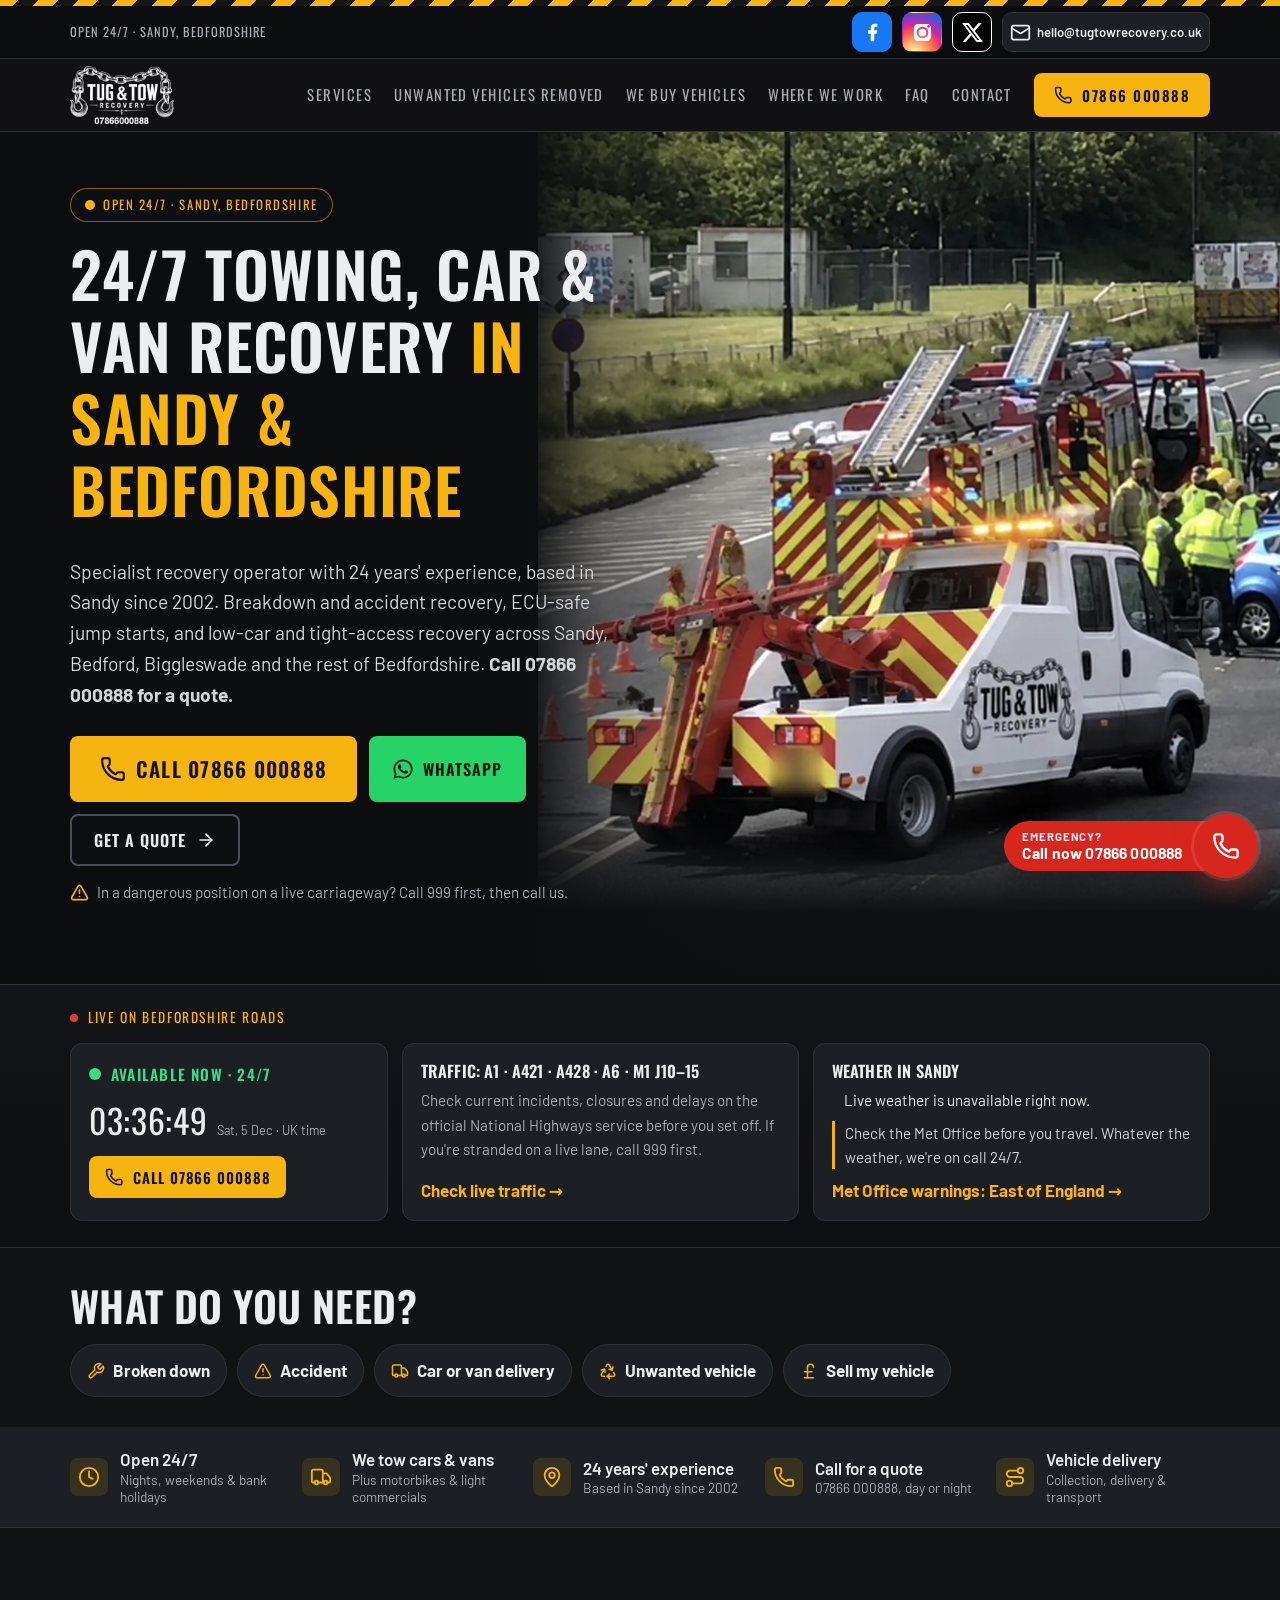
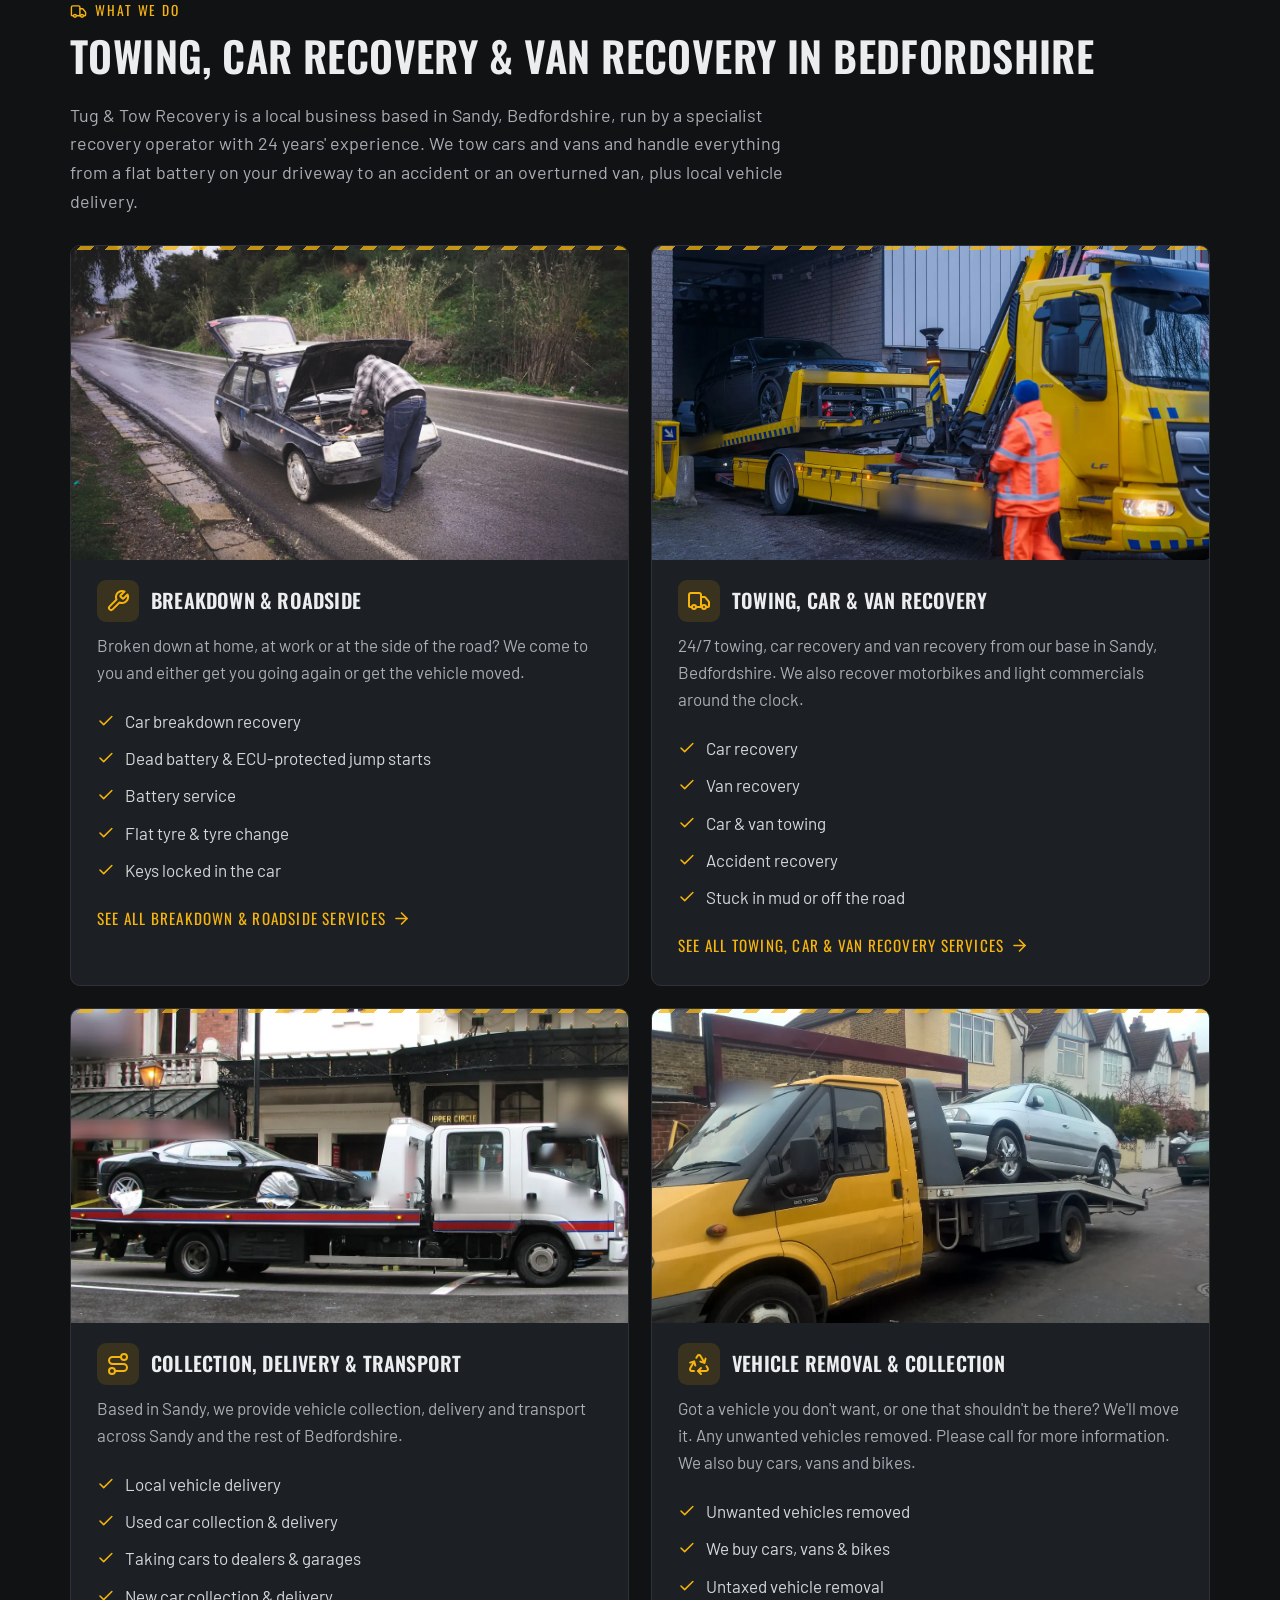
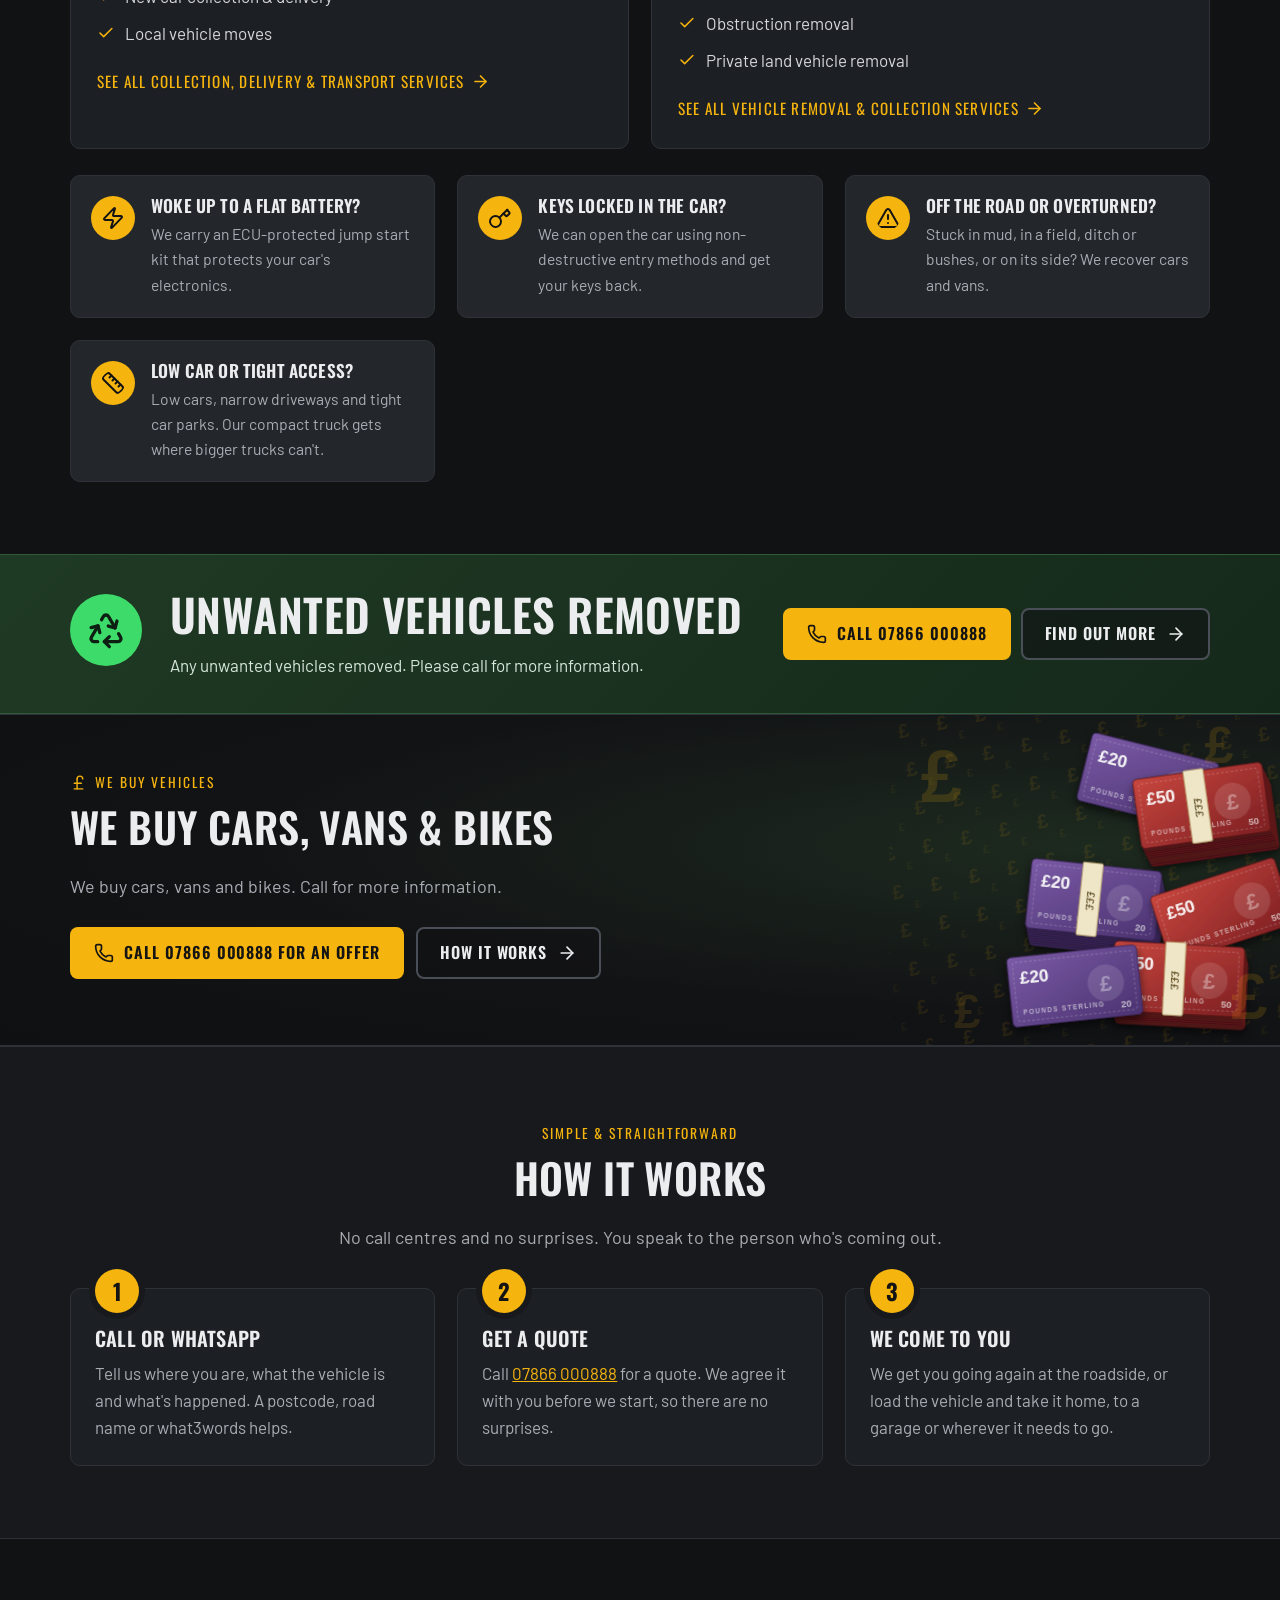
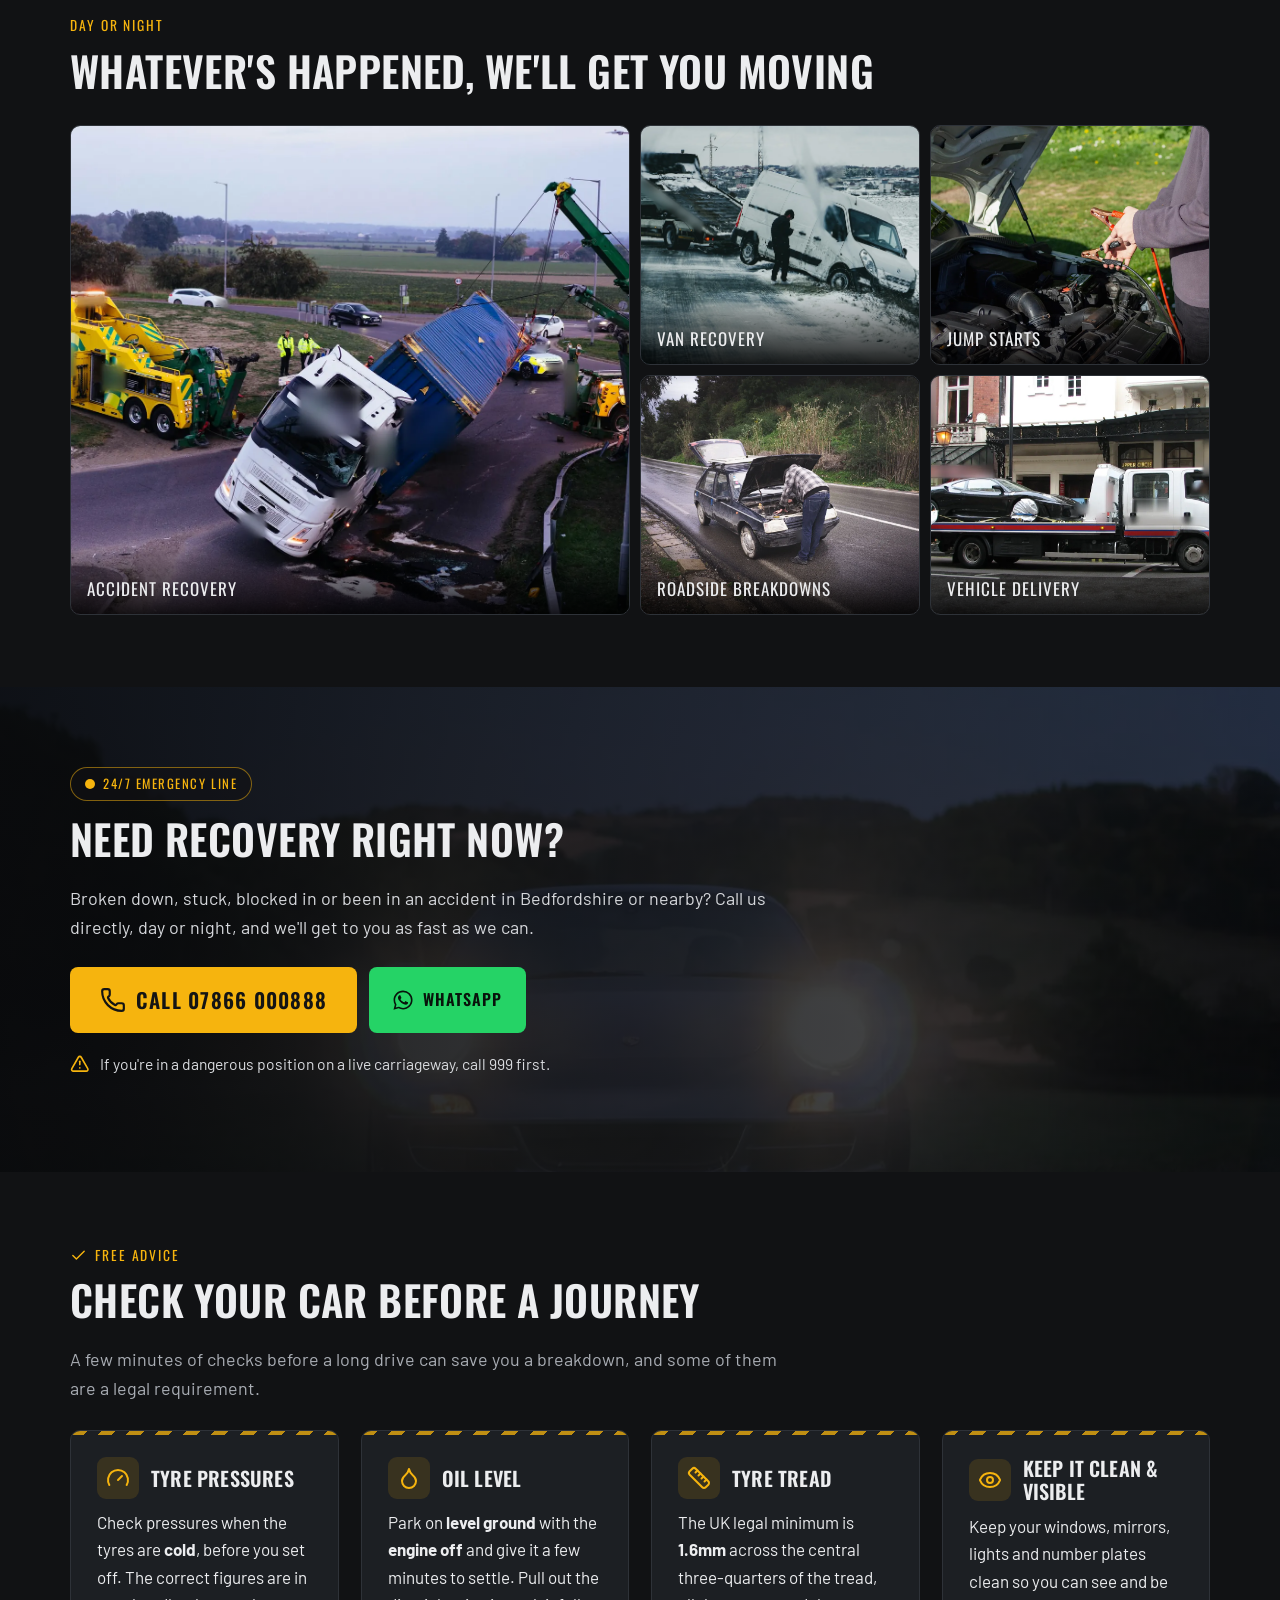
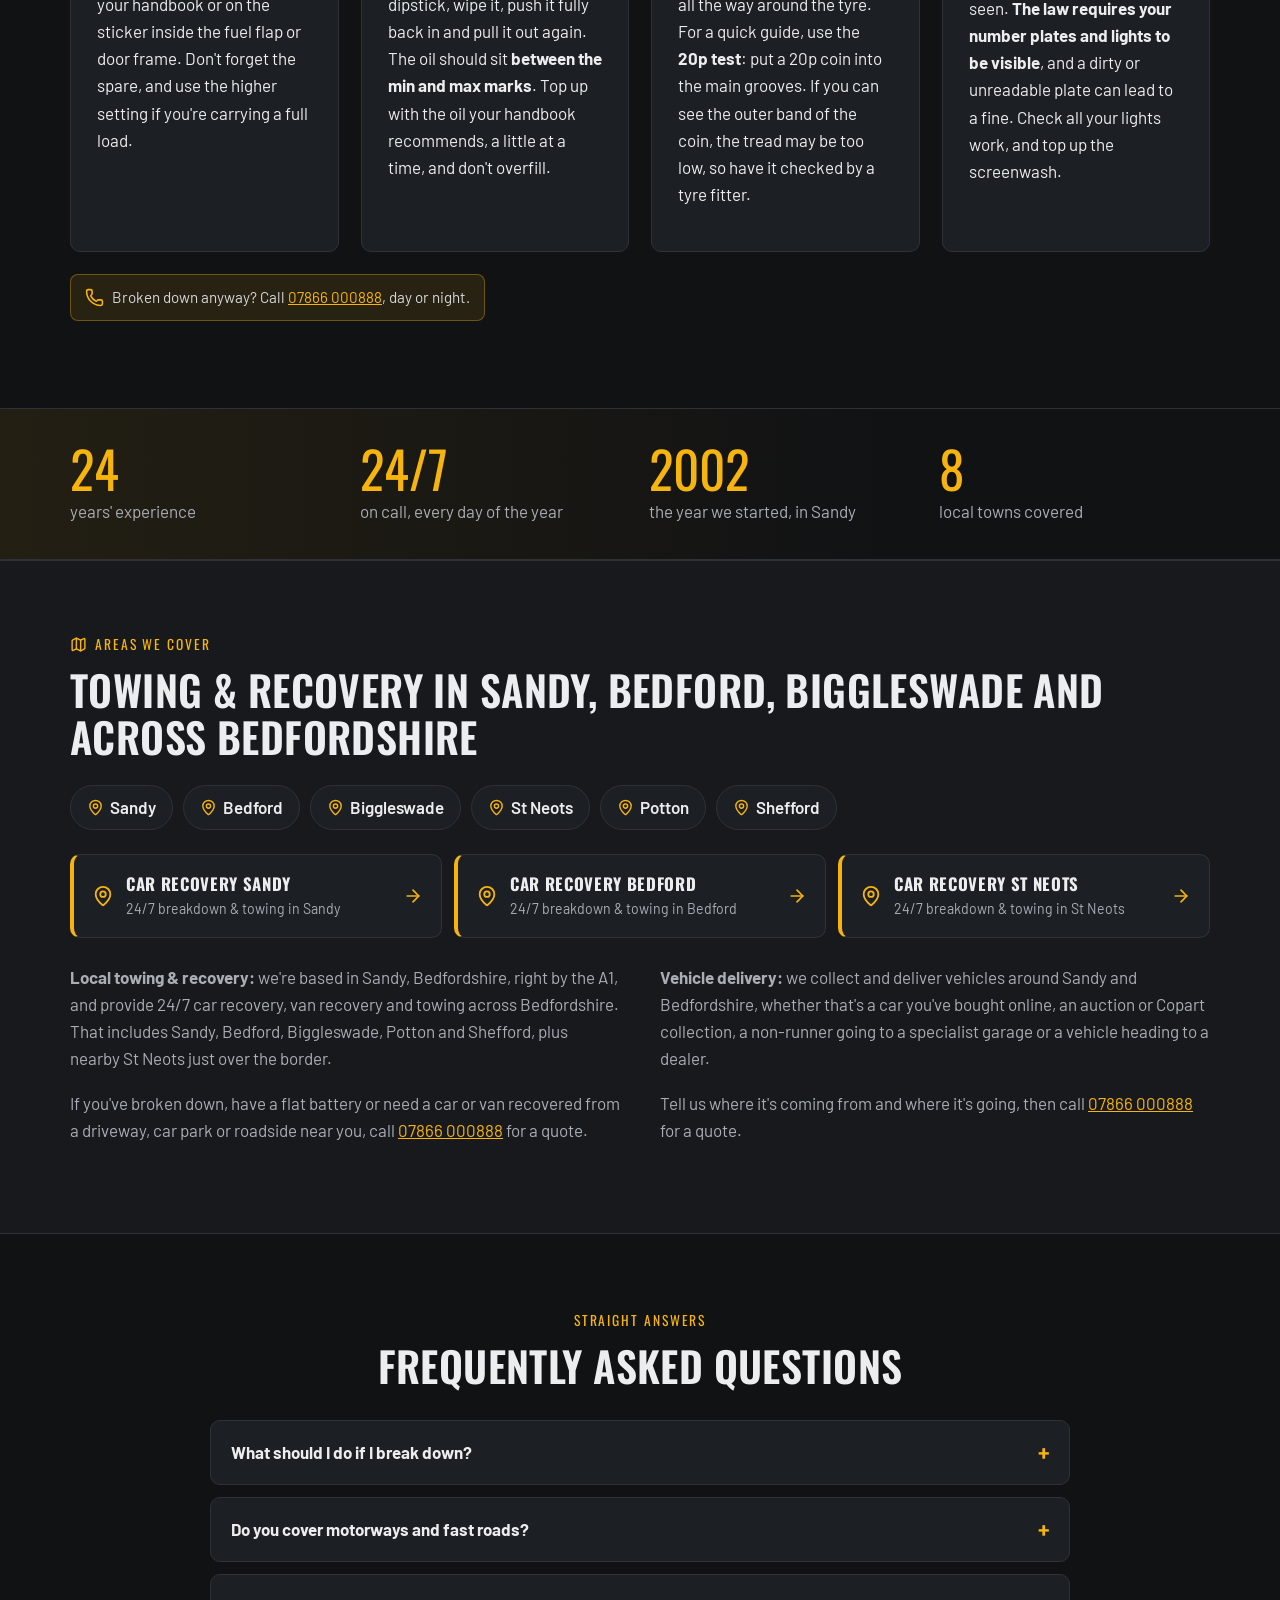
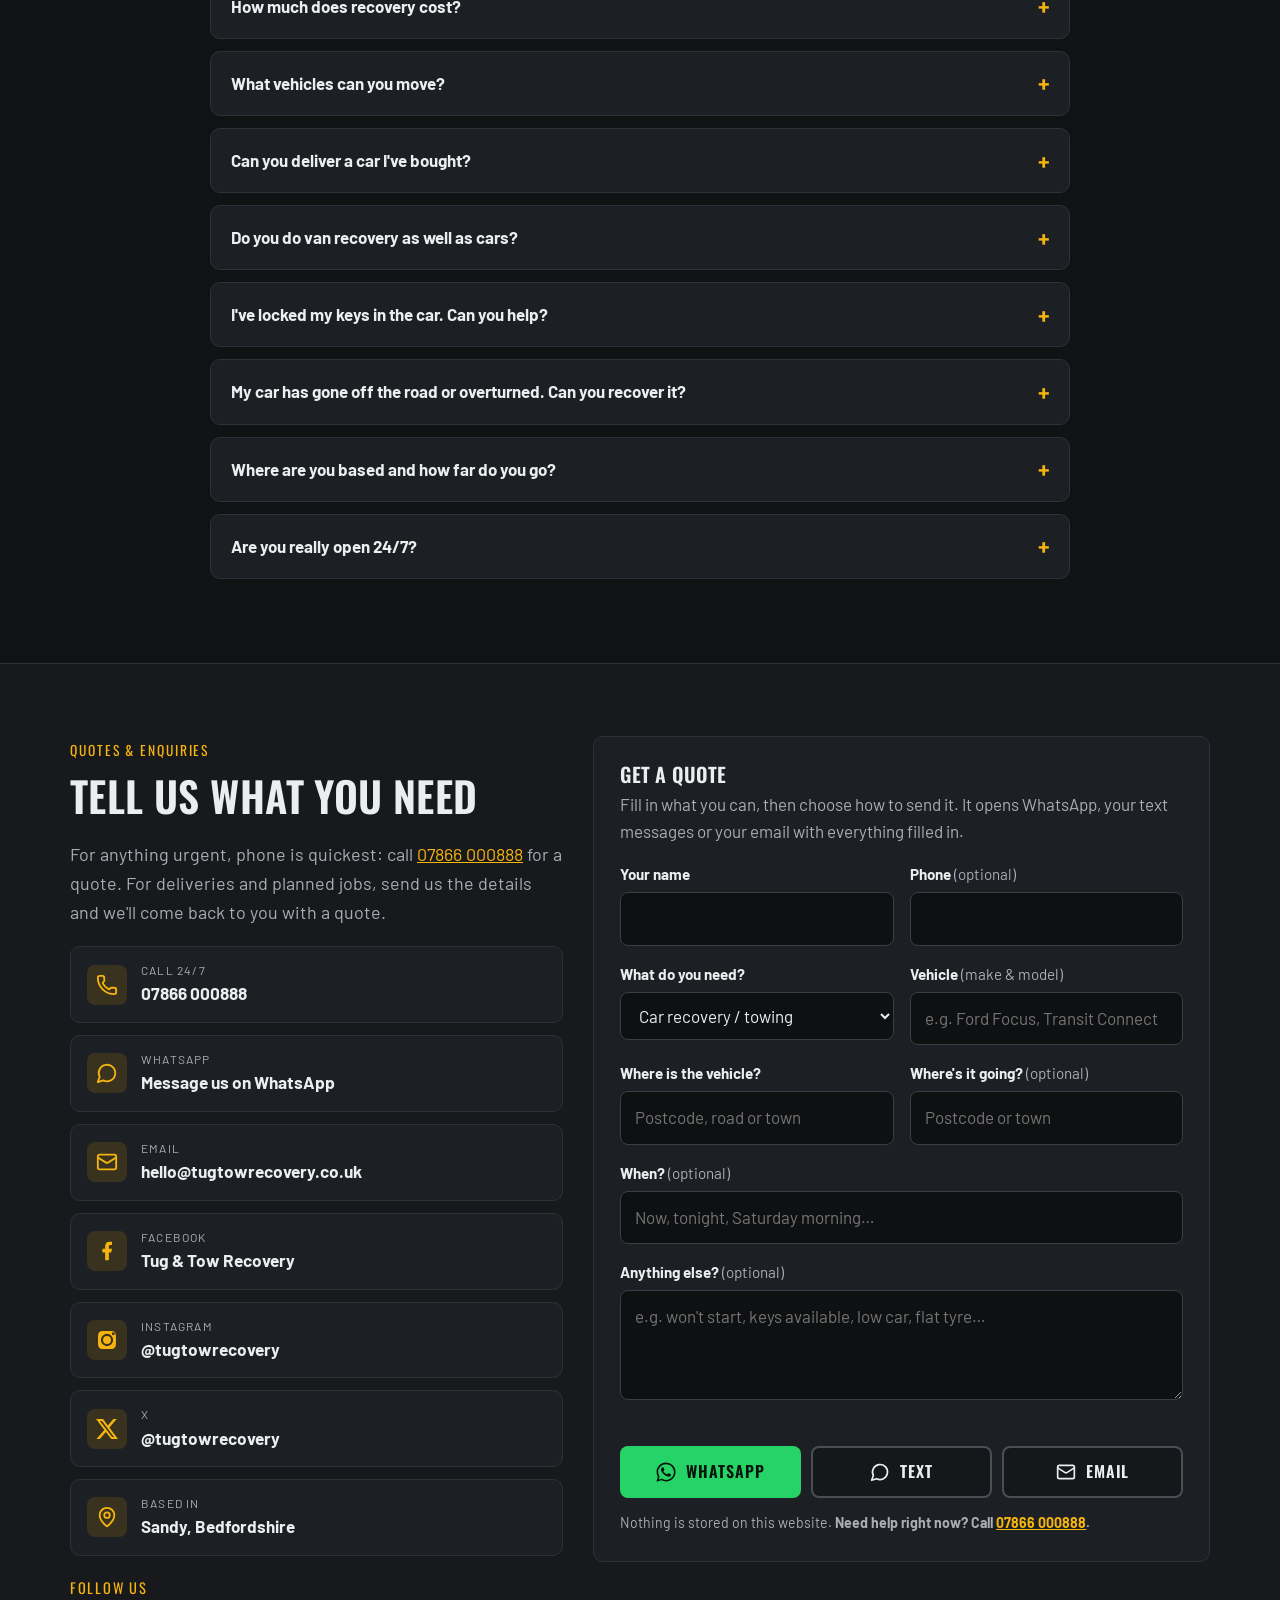
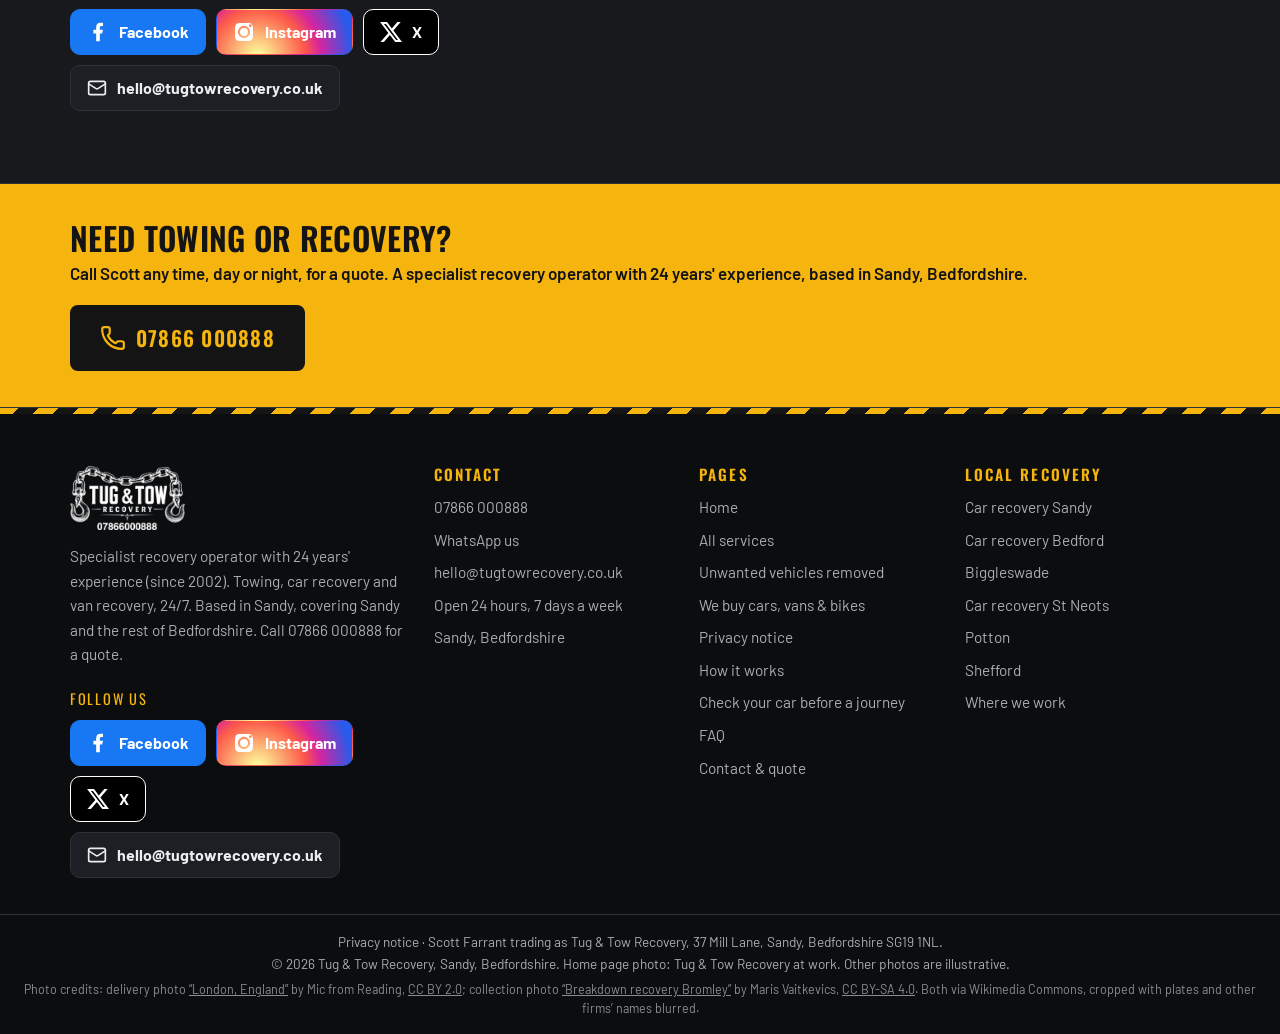
<file: index.html>
<!DOCTYPE html>
<html lang="en-GB">
<head>
<meta charset="utf-8">
<meta name="viewport" content="width=device-width, initial-scale=1, viewport-fit=cover">
<title>Towing &amp; Car Recovery Sandy, Bedfordshire | 24/7 Van Recovery | Tug &amp; Tow Recovery</title>
<meta name="description" content="24/7 towing, car recovery and van recovery in Sandy, Bedford, Biggleswade and across Bedfordshire. Local since 2002. Breakdown and accident recovery, jump starts. Call 07866 000888 for a quote.">
<link rel="canonical" href="https://tugtowrecovery.co.uk/">
<meta name="theme-color" content="#111214">
<meta name="author" content="Tug &amp; Tow Recovery">
<meta property="og:type" content="website">
<meta property="og:site_name" content="Tug &amp; Tow Recovery">
<meta property="og:locale" content="en_GB">
<meta property="og:title" content="Towing &amp; Car Recovery Sandy, Bedfordshire | 24/7 Van Recovery | Tug &amp; Tow Recovery">
<meta property="og:description" content="24/7 towing, car recovery and van recovery in Sandy, Bedford, Biggleswade and across Bedfordshire. Local since 2002. Breakdown and accident recovery, jump starts. Call 07866 000888 for a quote.">
<meta property="og:url" content="https://tugtowrecovery.co.uk/">
<meta property="og:image" content="https://tugtowrecovery.co.uk/assets/og-image.jpg">
<meta property="og:image:width" content="1200"><meta property="og:image:height" content="630">
<meta property="og:image:alt" content="Recovery truck loading a car on a country road at dusk">
<meta name="twitter:card" content="summary_large_image">
<meta name="twitter:title" content="Towing &amp; Car Recovery Sandy, Bedfordshire | 24/7 Van Recovery | Tug &amp; Tow Recovery">
<meta name="twitter:description" content="24/7 towing, car recovery and van recovery in Sandy, Bedford, Biggleswade and across Bedfordshire. Local since 2002. Breakdown and accident recovery, jump starts. Call 07866 000888 for a quote.">
<meta name="twitter:image" content="https://tugtowrecovery.co.uk/assets/og-image.jpg">
<link rel="icon" type="image/png" href="favicon.png">
<link rel="apple-touch-icon" href="favicon.png">
<link rel="preconnect" href="https://fonts.googleapis.com">
<link rel="preconnect" href="https://fonts.gstatic.com" crossorigin>
<link rel="stylesheet" href="https://fonts.googleapis.com/css2?family=Oswald:wght@500;600;700&amp;family=Barlow:wght@400;500;600;700&amp;display=swap">
<link rel="preload" as="image" href="assets/img/hero.webp" imagesrcset="assets/img/hero-mobile.webp 800w, assets/img/hero.webp 1600w" imagesizes="100vw" type="image/webp">
<link rel="stylesheet" href="assets/css/style.css">
<script type="application/ld+json">{
 "@context": "https://schema.org",
 "@type": "AutomotiveBusiness",
 "@id": "https://tugtowrecovery.co.uk/#business",
 "name": "Tug & Tow Recovery",
 "alternateName": "Tug and Tow Recovery",
 "description": "Specialist recovery operator with 24 years' experience. 24/7 towing, car recovery and van recovery based in Sandy, Bedfordshire, since 2002. Breakdown and accident recovery, ECU-safe jump starts, low-car and tight-access recovery across Bedfordshire. Call 07866 000888 for a quote.",
 "slogan": "Local towing and recovery from Sandy since 2002",
 "foundingDate": "2002",
 "url": "https://tugtowrecovery.co.uk/",
 "telephone": "+44 7866 000888",
 "email": "hello@tugtowrecovery.co.uk",
 "logo": "https://tugtowrecovery.co.uk/assets/img/logo-white.png",
 "image": "https://tugtowrecovery.co.uk/assets/og-image.jpg",
 "address": {
  "@type": "PostalAddress",
  "addressLocality": "Sandy",
  "addressRegion": "Bedfordshire",
  "addressCountry": "GB"
 },
 "openingHoursSpecification": [
  {
   "@type": "OpeningHoursSpecification",
   "dayOfWeek": [
    "Monday",
    "Tuesday",
    "Wednesday",
    "Thursday",
    "Friday",
    "Saturday",
    "Sunday"
   ],
   "opens": "00:00",
   "closes": "23:59"
  }
 ],
 "areaServed": [
  {
   "@type": "City",
   "name": "Sandy"
  },
  {
   "@type": "AdministrativeArea",
   "name": "Bedfordshire"
  },
  {
   "@type": "City",
   "name": "Bedford"
  },
  {
   "@type": "City",
   "name": "Biggleswade"
  },
  {
   "@type": "City",
   "name": "St Neots"
  },
  {
   "@type": "City",
   "name": "Potton"
  },
  {
   "@type": "City",
   "name": "Shefford"
  }
 ],
 "knowsAbout": [
  "Towing",
  "Car recovery",
  "Van recovery",
  "Breakdown recovery",
  "Accident recovery",
  "Jump starts",
  "Low car recovery",
  "Tight-access recovery",
  "Vehicle delivery",
  "Overturned vehicle recovery",
  "Off-road recovery",
  "Unwanted vehicle removal",
  "Buying cars, vans and bikes"
 ],
 "sameAs": [
  "https://facebook.com/1238711935993019",
  "https://www.instagram.com/tugtowrecovery/",
  "https://x.com/tugtowrecovery"
 ],
 "contactPoint": [
  {
   "@type": "ContactPoint",
   "telephone": "+44 7866 000888",
   "contactType": "customer service",
   "areaServed": "Bedfordshire",
   "availableLanguage": "English",
   "hoursAvailable": {
    "@type": "OpeningHoursSpecification",
    "dayOfWeek": [
     "Monday",
     "Tuesday",
     "Wednesday",
     "Thursday",
     "Friday",
     "Saturday",
     "Sunday"
    ],
    "opens": "00:00",
    "closes": "23:59"
   }
  }
 ],
 "hasOfferCatalog": {
  "@type": "OfferCatalog",
  "name": "Recovery and transport services",
  "itemListElement": [
   {
    "@type": "OfferCatalog",
    "name": "Breakdown & roadside",
    "itemListElement": [
     {
      "@type": "Offer",
      "itemOffered": {
       "@type": "Service",
       "name": "Car breakdown recovery",
       "areaServed": {
        "@type": "AdministrativeArea",
        "name": "Bedfordshire"
       }
      }
     },
     {
      "@type": "Offer",
      "itemOffered": {
       "@type": "Service",
       "name": "Dead battery & ECU-protected jump starts",
       "areaServed": {
        "@type": "AdministrativeArea",
        "name": "Bedfordshire"
       }
      }
     },
     {
      "@type": "Offer",
      "itemOffered": {
       "@type": "Service",
       "name": "Battery service",
       "areaServed": {
        "@type": "AdministrativeArea",
        "name": "Bedfordshire"
       }
      }
     },
     {
      "@type": "Offer",
      "itemOffered": {
       "@type": "Service",
       "name": "Flat tyre & tyre change",
       "areaServed": {
        "@type": "AdministrativeArea",
        "name": "Bedfordshire"
       }
      }
     },
     {
      "@type": "Offer",
      "itemOffered": {
       "@type": "Service",
       "name": "Keys locked in the car",
       "areaServed": {
        "@type": "AdministrativeArea",
        "name": "Bedfordshire"
       }
      }
     },
     {
      "@type": "Offer",
      "itemOffered": {
       "@type": "Service",
       "name": "Out of fuel (cars & motorbikes)",
       "areaServed": {
        "@type": "AdministrativeArea",
        "name": "Bedfordshire"
       }
      }
     },
     {
      "@type": "Offer",
      "itemOffered": {
       "@type": "Service",
       "name": "Wrong fuel & fuel contamination",
       "areaServed": {
        "@type": "AdministrativeArea",
        "name": "Bedfordshire"
       }
      }
     },
     {
      "@type": "Offer",
      "itemOffered": {
       "@type": "Service",
       "name": "Car diagnostics",
       "areaServed": {
        "@type": "AdministrativeArea",
        "name": "Bedfordshire"
       }
      }
     }
    ]
   },
   {
    "@type": "OfferCatalog",
    "name": "Towing, car & van recovery",
    "itemListElement": [
     {
      "@type": "Offer",
      "itemOffered": {
       "@type": "Service",
       "name": "Car recovery",
       "areaServed": {
        "@type": "AdministrativeArea",
        "name": "Bedfordshire"
       }
      }
     },
     {
      "@type": "Offer",
      "itemOffered": {
       "@type": "Service",
       "name": "Van recovery",
       "areaServed": {
        "@type": "AdministrativeArea",
        "name": "Bedfordshire"
       }
      }
     },
     {
      "@type": "Offer",
      "itemOffered": {
       "@type": "Service",
       "name": "Car & van towing",
       "areaServed": {
        "@type": "AdministrativeArea",
        "name": "Bedfordshire"
       }
      }
     },
     {
      "@type": "Offer",
      "itemOffered": {
       "@type": "Service",
       "name": "Accident recovery",
       "areaServed": {
        "@type": "AdministrativeArea",
        "name": "Bedfordshire"
       }
      }
     },
     {
      "@type": "Offer",
      "itemOffered": {
       "@type": "Service",
       "name": "Stuck in mud or off the road",
       "areaServed": {
        "@type": "AdministrativeArea",
        "name": "Bedfordshire"
       }
      }
     },
     {
      "@type": "Offer",
      "itemOffered": {
       "@type": "Service",
       "name": "Overturned car & van recovery",
       "areaServed": {
        "@type": "AdministrativeArea",
        "name": "Bedfordshire"
       }
      }
     },
     {
      "@type": "Offer",
      "itemOffered": {
       "@type": "Service",
       "name": "Winching",
       "areaServed": {
        "@type": "AdministrativeArea",
        "name": "Bedfordshire"
       }
      }
     },
     {
      "@type": "Offer",
      "itemOffered": {
       "@type": "Service",
       "name": "Motorcycle recovery",
       "areaServed": {
        "@type": "AdministrativeArea",
        "name": "Bedfordshire"
       }
      }
     },
     {
      "@type": "Offer",
      "itemOffered": {
       "@type": "Service",
       "name": "Low-car & tight-access recovery",
       "areaServed": {
        "@type": "AdministrativeArea",
        "name": "Bedfordshire"
       }
      }
     },
     {
      "@type": "Offer",
      "itemOffered": {
       "@type": "Service",
       "name": "Classic, modified & awkward vehicles",
       "areaServed": {
        "@type": "AdministrativeArea",
        "name": "Bedfordshire"
       }
      }
     }
    ]
   },
   {
    "@type": "OfferCatalog",
    "name": "Collection, delivery & transport",
    "itemListElement": [
     {
      "@type": "Offer",
      "itemOffered": {
       "@type": "Service",
       "name": "Local vehicle delivery",
       "areaServed": {
        "@type": "AdministrativeArea",
        "name": "Bedfordshire"
       }
      }
     },
     {
      "@type": "Offer",
      "itemOffered": {
       "@type": "Service",
       "name": "Used car collection & delivery",
       "areaServed": {
        "@type": "AdministrativeArea",
        "name": "Bedfordshire"
       }
      }
     },
     {
      "@type": "Offer",
      "itemOffered": {
       "@type": "Service",
       "name": "Taking cars to dealers & garages",
       "areaServed": {
        "@type": "AdministrativeArea",
        "name": "Bedfordshire"
       }
      }
     },
     {
      "@type": "Offer",
      "itemOffered": {
       "@type": "Service",
       "name": "New car collection & delivery",
       "areaServed": {
        "@type": "AdministrativeArea",
        "name": "Bedfordshire"
       }
      }
     },
     {
      "@type": "Offer",
      "itemOffered": {
       "@type": "Service",
       "name": "Local vehicle moves",
       "areaServed": {
        "@type": "AdministrativeArea",
        "name": "Bedfordshire"
       }
      }
     },
     {
      "@type": "Offer",
      "itemOffered": {
       "@type": "Service",
       "name": "Damaged & non-runner delivery",
       "areaServed": {
        "@type": "AdministrativeArea",
        "name": "Bedfordshire"
       }
      }
     },
     {
      "@type": "Offer",
      "itemOffered": {
       "@type": "Service",
       "name": "Copart Sandy collections",
       "areaServed": {
        "@type": "AdministrativeArea",
        "name": "Bedfordshire"
       }
      }
     }
    ]
   },
   {
    "@type": "OfferCatalog",
    "name": "Vehicle removal & collection",
    "itemListElement": [
     {
      "@type": "Offer",
      "itemOffered": {
       "@type": "Service",
       "name": "Unwanted vehicles removed",
       "areaServed": {
        "@type": "AdministrativeArea",
        "name": "Bedfordshire"
       }
      }
     },
     {
      "@type": "Offer",
      "itemOffered": {
       "@type": "Service",
       "name": "We buy cars, vans & bikes",
       "areaServed": {
        "@type": "AdministrativeArea",
        "name": "Bedfordshire"
       }
      }
     },
     {
      "@type": "Offer",
      "itemOffered": {
       "@type": "Service",
       "name": "Untaxed vehicle removal",
       "areaServed": {
        "@type": "AdministrativeArea",
        "name": "Bedfordshire"
       }
      }
     },
     {
      "@type": "Offer",
      "itemOffered": {
       "@type": "Service",
       "name": "Obstruction removal",
       "areaServed": {
        "@type": "AdministrativeArea",
        "name": "Bedfordshire"
       }
      }
     },
     {
      "@type": "Offer",
      "itemOffered": {
       "@type": "Service",
       "name": "Private land vehicle removal",
       "areaServed": {
        "@type": "AdministrativeArea",
        "name": "Bedfordshire"
       }
      }
     },
     {
      "@type": "Offer",
      "itemOffered": {
       "@type": "Service",
       "name": "Repossession, cars & vans",
       "areaServed": {
        "@type": "AdministrativeArea",
        "name": "Bedfordshire"
       }
      }
     }
    ]
   }
  ]
 }
}</script>
<script type="application/ld+json">{
 "@context": "https://schema.org",
 "@type": "FAQPage",
 "mainEntity": [
  {
   "@type": "Question",
   "name": "What should I do if I break down?",
   "acceptedAnswer": {
    "@type": "Answer",
    "text": "Get yourself and any passengers safe first. Pull over as far as you can, put your hazard lights on and, if it's safe, wait away from the traffic (behind a barrier if there is one). If you're in a dangerous position on a live carriageway, call 999 first.Then call us on 07866 000888 and tell us where you are (postcode, road name or what3words), the make and model of the vehicle and what's happened. We'll tell you what's involved and give you a quote before we set off."
   }
  },
  {
   "@type": "Question",
   "name": "Do you cover motorways and fast roads?",
   "acceptedAnswer": {
    "@type": "Answer",
    "text": "Your safety comes first. If you've stopped on a motorway or fast dual carriageway, get out on the side away from the traffic, wait behind the barrier if it's safe, and call 999 if you're in danger. Once you're safe, call us and tell us exactly where you are, and we'll tell you straight away whether we can help."
   }
  },
  {
   "@type": "Question",
   "name": "How much does recovery cost?",
   "acceptedAnswer": {
    "@type": "Answer",
    "text": "Every job is different, so we don't list prices. Call 07866 000888 for a quote and we'll agree it with you before we start."
   }
  },
  {
   "@type": "Question",
   "name": "What vehicles can you move?",
   "acceptedAnswer": {
    "@type": "Answer",
    "text": "We tow cars and vans, and also move motorbikes and light commercial vehicles. Our compact recovery truck also suits tight spaces and low cars. We don't move HGVs, buses or heavy plant."
   }
  },
  {
   "@type": "Question",
   "name": "Can you deliver a car I've bought?",
   "acceptedAnswer": {
    "@type": "Answer",
    "text": "Yes. We collect new and used cars from dealers, auctions (including Copart Sandy) and private sellers and deliver them to your home. We can also take your car to a dealer or garage for you."
   }
  },
  {
   "@type": "Question",
   "name": "Do you do van recovery as well as cars?",
   "acceptedAnswer": {
    "@type": "Answer",
    "text": "Yes. We recover and tow cars and vans, including light commercials, 24/7 across Sandy, Bedford, Biggleswade and the rest of Bedfordshire. Call 07866 000888 for a quote."
   }
  },
  {
   "@type": "Question",
   "name": "I've locked my keys in the car. Can you help?",
   "acceptedAnswer": {
    "@type": "Answer",
    "text": "Yes. We can open the car using non-destructive entry methods and get your keys back to you. Every car is different, so we'll explain what's involved before we start."
   }
  },
  {
   "@type": "Question",
   "name": "My car has gone off the road or overturned. Can you recover it?",
   "acceptedAnswer": {
    "@type": "Answer",
    "text": "Yes. We recover vehicles stuck in mud or driven off the road into a field, ditch or bushes, and we right and recover overturned cars and vans. If anyone is hurt or trapped, or the vehicle is blocking a road, call 999 first."
   }
  },
  {
   "@type": "Question",
   "name": "Where are you based and how far do you go?",
   "acceptedAnswer": {
    "@type": "Answer",
    "text": "We're based in Sandy, Bedfordshire. For towing, breakdowns and local recovery we cover Sandy, Bedford, Biggleswade, St Neots, Potton, Shefford and across Bedfordshire."
   }
  },
  {
   "@type": "Question",
   "name": "Are you really open 24/7?",
   "acceptedAnswer": {
    "@type": "Answer",
    "text": "Yes. We're open 24 hours a day, 7 days a week, including nights, weekends and bank holidays. Phoning is always the quickest way to reach us."
   }
  }
 ]
}</script>
</head>
<body>
<a class="skip" href="#main">Skip to content</a>
<header class="site-header">
<div class="hazard" aria-hidden="true"></div>
<div class="topbar"><div class="wrap topbar-in"><span class="topbar-note">Open 24/7 · Sandy, Bedfordshire</span><div class="soc-icons soc-icons--top"><a class="b-fb" href="https://facebook.com/1238711935993019" target="_blank" rel="noopener" aria-label="Tug &amp; Tow Recovery on Facebook (opens in a new tab)" title="Facebook"><svg class="icon" viewBox="0 0 24 24" aria-hidden="true" style="fill:currentColor;stroke:none"><path d="M14 13.5h2.5l1-4H14v-2c0-1.03 0-2 2-2h1.5V2.14c-.326-.043-1.557-.14-2.857-.14C11.928 2 10 3.657 10 6.7v2.8H7v4h3V22h4v-8.5z"/></svg></a><a class="b-ig" href="https://www.instagram.com/tugtowrecovery/" target="_blank" rel="noopener" aria-label="Tug &amp; Tow Recovery on Instagram (opens in a new tab)" title="Instagram"><svg class="icon" viewBox="0 0 24 24" aria-hidden="true" style="fill:currentColor;stroke:none"><path d="M12 2.2c3.2 0 3.6 0 4.8.1 3.3.1 4.8 1.7 4.9 4.9.1 1.3.1 1.6.1 4.8s0 3.6-.1 4.8c-.1 3.2-1.7 4.8-4.9 4.9-1.3.1-1.6.1-4.8.1s-3.6 0-4.8-.1c-3.3-.1-4.8-1.7-4.9-4.9C2.2 15.6 2.2 15.2 2.2 12s0-3.6.1-4.8C2.4 3.9 3.9 2.4 7.2 2.3 8.4 2.2 8.8 2.2 12 2.2zm0 3.1a6.7 6.7 0 1 0 0 13.4 6.7 6.7 0 0 0 0-13.4zm0 11a4.3 4.3 0 1 1 0-8.6 4.3 4.3 0 0 1 0 8.6zm6.9-12.8a1.6 1.6 0 1 0 0 3.2 1.6 1.6 0 0 0 0-3.2z"/></svg></a><a class="b-x" href="https://x.com/tugtowrecovery" target="_blank" rel="noopener" aria-label="Tug &amp; Tow Recovery on X (opens in a new tab)" title="X"><svg class="icon" style="fill:currentColor;stroke:none" viewBox="0 0 24 24" aria-hidden="true"><path d="M18.9 1.2h3.7l-8 9.2 9.4 12.4h-7.4l-5.8-7.6-6.6 7.6H.5l8.6-9.8L.1 1.2h7.6l5.2 6.9 6-6.9zm-1.3 19.4h2L6.5 3.3H4.3l13.3 17.3z"/></svg></a><a class="soc-mail" href="mailto:hello@tugtowrecovery.co.uk" aria-label="Email hello@tugtowrecovery.co.uk" title="Email"><svg class="icon" viewBox="0 0 24 24" aria-hidden="true" focusable="false"><rect width="20" height="16" x="2" y="4" rx="2"/><path d="m22 7-8.97 5.7a1.94 1.94 0 0 1-2.06 0L2 7"/></svg><span>hello@tugtowrecovery.co.uk</span></a></div></div></div>
<div class="wrap header-bar">
 <a class="brand" href="index.html" aria-label="Tug &amp; Tow Recovery – home"><img src="assets/img/logo-white.png" alt="Tug &amp; Tow Recovery" width="560" height="311"></a>
 <nav class="nav" aria-label="Main"><a href="index.html#services">Services</a><a href="free-vehicle-collection.html">Unwanted vehicles removed</a><a href="we-buy-any-vehicle.html">We buy vehicles</a><a href="where-we-work.html">Where we work</a><a href="index.html#faq">FAQ</a><a href="contact.html">Contact</a><a class="btn btn--call" href="tel:07866000888"><svg class="icon" viewBox="0 0 24 24" aria-hidden="true" focusable="false"><path d="M13.832 16.568a1 1 0 0 0 1.213-.303l.355-.465A2 2 0 0 1 17 15h3a2 2 0 0 1 2 2v3a2 2 0 0 1-2 2A18 18 0 0 1 2 4a2 2 0 0 1 2-2h3a2 2 0 0 1 2 2v3a2 2 0 0 1-.8 1.6l-.468.351a1 1 0 0 0-.292 1.233 14 14 0 0 0 6.392 6.384"/></svg>07866 000888</a></nav>
 <div class="header-mobile">
  <a class="header-call" href="tel:07866000888" aria-label="Call 07866 000888"><svg class="icon" viewBox="0 0 24 24" aria-hidden="true" focusable="false"><path d="M13.832 16.568a1 1 0 0 0 1.213-.303l.355-.465A2 2 0 0 1 17 15h3a2 2 0 0 1 2 2v3a2 2 0 0 1-2 2A18 18 0 0 1 2 4a2 2 0 0 1 2-2h3a2 2 0 0 1 2 2v3a2 2 0 0 1-.8 1.6l-.468.351a1 1 0 0 0-.292 1.233 14 14 0 0 0 6.392 6.384"/></svg>Call</a>
  <button class="menu-btn" type="button" aria-expanded="false" aria-controls="mobile-nav"><svg class="icon" viewBox="0 0 24 24" aria-hidden="true" focusable="false"><path d="M4 5h16"/><path d="M4 12h16"/><path d="M4 19h16"/></svg><span>Menu</span></button>
 </div>
</div>
<nav id="mobile-nav" class="mobile-nav" aria-label="Mobile"><a href="index.html" aria-current="page">Home</a><a href="services.html">All services</a><a href="free-vehicle-collection.html">Unwanted vehicles removed</a><a href="we-buy-any-vehicle.html">We buy cars, vans &amp; bikes</a><a href="index.html#checks">Car checks</a><a href="where-we-work.html">Where we work</a><a href="index.html#faq">FAQ</a><a href="contact.html">Contact</a></nav>
</header>

<main id="main">
<section class="hero" aria-labelledby="hero-title">
 <picture>
  <source media="(max-width:700px)" srcset="assets/img/hero-mobile.webp" type="image/webp">
  <source srcset="assets/img/hero.webp" type="image/webp">
  <img class="hero-img" src="assets/img/hero.jpg" alt="Tug &amp; Tow Recovery truck at a motorway accident with fire and police crews" width="1600" height="1034" fetchpriority="high">
 </picture>
 <div class="wrap">
  <div class="hero-inner">
   <span class="badge"><span class="beacon" aria-hidden="true"></span>Open 24/7 · Sandy, Bedfordshire</span>
   <h1 id="hero-title">24/7 Towing, Car &amp; Van Recovery <span>in Sandy &amp; Bedfordshire</span></h1>
   <p class="sub">Specialist recovery operator with 24 years' experience, based in Sandy since 2002. Breakdown and accident recovery, ECU-safe jump starts, and low-car and tight-access recovery across Sandy, Bedford, Biggleswade and the rest of Bedfordshire. <strong>Call 07866 000888 for a quote.</strong></p>
   <div class="hero-ctas">
    <a class="btn btn--call btn--xl" href="tel:07866000888"><svg class="icon" viewBox="0 0 24 24" aria-hidden="true" focusable="false"><path d="M13.832 16.568a1 1 0 0 0 1.213-.303l.355-.465A2 2 0 0 1 17 15h3a2 2 0 0 1 2 2v3a2 2 0 0 1-2 2A18 18 0 0 1 2 4a2 2 0 0 1 2-2h3a2 2 0 0 1 2 2v3a2 2 0 0 1-.8 1.6l-.468.351a1 1 0 0 0-.292 1.233 14 14 0 0 0 6.392 6.384"/></svg>Call 07866 000888</a>
    <a class="btn btn--wa" href="https://wa.me/447866000888" rel="noopener" target="_blank"><svg class="icon" viewBox="0 0 24 24" aria-hidden="true" style="fill:currentColor;stroke:none"><path d="M17.47 14.38c-.3-.15-1.76-.87-2.03-.97-.27-.1-.47-.15-.67.15-.2.3-.77.97-.94 1.17-.17.2-.35.22-.65.07-.3-.15-1.26-.46-2.4-1.48-.89-.79-1.49-1.77-1.66-2.07-.17-.3-.02-.46.13-.61.13-.13.3-.35.45-.52.15-.17.2-.3.3-.5.1-.2.05-.37-.03-.52-.07-.15-.67-1.61-.92-2.21-.24-.58-.49-.5-.67-.51h-.57c-.2 0-.52.07-.79.37-.27.3-1.04 1.02-1.04 2.48s1.07 2.88 1.21 3.08c.15.2 2.1 3.2 5.08 4.49.71.31 1.26.49 1.69.63.71.23 1.36.2 1.87.12.57-.09 1.76-.72 2.01-1.41.25-.69.25-1.29.17-1.41-.07-.12-.27-.2-.57-.35zM12.05 21.5h-.01a9.45 9.45 0 0 1-4.82-1.32l-.35-.21-3.58.94.96-3.49-.23-.36a9.43 9.43 0 0 1-1.45-5.03c0-5.22 4.25-9.47 9.48-9.47 2.53 0 4.91.99 6.7 2.78a9.41 9.41 0 0 1 2.77 6.7c0 5.23-4.25 9.47-9.47 9.47zm8.06-17.53A11.33 11.33 0 0 0 12.05.63C5.77.63.66 5.74.66 12.02c0 2.01.52 3.97 1.52 5.69L.57 23.6l6.04-1.58a11.37 11.37 0 0 0 5.44 1.39h.01c6.28 0 11.39-5.11 11.39-11.39 0-3.04-1.18-5.9-3.34-8.05z"/></svg>WhatsApp</a>
    <a class="btn btn--ghost" href="#quote">Get a quote <svg class="icon" viewBox="0 0 24 24" aria-hidden="true" focusable="false"><path d="M5 12h14"/><path d="m12 5 7 7-7 7"/></svg></a>
   </div>
   <p class="hero-note"><svg class="icon" viewBox="0 0 24 24" aria-hidden="true" focusable="false"><path d="m21.73 18-8-14a2 2 0 0 0-3.48 0l-8 14A2 2 0 0 0 4 21h16a2 2 0 0 0 1.73-3"/><path d="M12 9v4"/><path d="M12 17h.01"/></svg><span>In a dangerous position on a live carriageway? Call 999 first, then call us.</span></p>
  </div>
 </div>
</section>

<section class="live-strip" aria-label="Live on Bedfordshire roads">
 <div class="wrap">
  <p class="live-title"><span class="live-dot" aria-hidden="true"></span>Live on Bedfordshire roads</p>
  <div class="live-grid">
   <div class="live-card live-card--status">
    <p class="live-badge"><span class="pulse-dot" aria-hidden="true"></span>Available now · 24/7</p>
    <p class="live-clock"><time id="uk-clock" aria-live="off">24/7</time><small id="uk-date">UK time</small></p>
    <a class="btn btn--call btn--sm" href="tel:07866000888"><svg class="icon" viewBox="0 0 24 24" aria-hidden="true" focusable="false"><path d="M13.832 16.568a1 1 0 0 0 1.213-.303l.355-.465A2 2 0 0 1 17 15h3a2 2 0 0 1 2 2v3a2 2 0 0 1-2 2A18 18 0 0 1 2 4a2 2 0 0 1 2-2h3a2 2 0 0 1 2 2v3a2 2 0 0 1-.8 1.6l-.468.351a1 1 0 0 0-.292 1.233 14 14 0 0 0 6.392 6.384"/></svg>Call 07866 000888</a>
   </div>
   <div class="live-card live-card--traffic">
    <h3>Traffic: A1 · A421 · A428 · A6 · M1 J10–15</h3>
    <p>Check current incidents, closures and delays on the official National Highways service before you set off. If you're stranded on a live lane, call 999 first.</p>
    <a class="live-link" href="https://nationalhighways.co.uk/roads-and-travel/live-travel-updates/current-incidents-disruptions-and-delays/" target="_blank" rel="noopener">Check live traffic →</a>
   </div>
   <div class="live-card live-card--wx" id="wx" data-lat="52.13" data-lon="-0.30">
    <h3>Weather in Sandy</h3>
    <p class="wx-now"><span class="wx-temp" id="wx-temp">–</span><span class="wx-desc" id="wx-desc">Loading live weather…</span></p>
    <p class="wx-tip" id="wx-tip">Whatever the weather, we're on call 24/7.</p>
    <a class="live-link" href="https://weather.metoffice.gov.uk/warnings-and-advice/uk-warnings#?region=ee" target="_blank" rel="noopener">Met Office warnings: East of England →</a>
   </div>
  </div>
 </div>
</section>
<section class="picker" id="need" aria-labelledby="need-title">
 <div class="wrap">
  <h2 id="need-title">What do you need?</h2>
  <div class="pick-opts" role="group" aria-label="Choose what you need">
   <a class="pick-btn" href="services.html#breakdown" data-pick="breakdown"><svg class="icon" viewBox="0 0 24 24" aria-hidden="true" focusable="false"><path d="M14.7 6.3a1 1 0 0 0 0 1.4l1.6 1.6a1 1 0 0 0 1.4 0l3.77-3.77a6 6 0 0 1-7.94 7.94l-6.91 6.91a2.12 2.12 0 0 1-3-3l6.91-6.91a6 6 0 0 1 7.94-7.94l-3.76 3.76z"/></svg>Broken down</a>
   <a class="pick-btn" href="services.html#recovery" data-pick="accident"><svg class="icon" viewBox="0 0 24 24" aria-hidden="true" focusable="false"><path d="m21.73 18-8-14a2 2 0 0 0-3.48 0l-8 14A2 2 0 0 0 4 21h16a2 2 0 0 0 1.73-3"/><path d="M12 9v4"/><path d="M12 17h.01"/></svg>Accident</a>
   <a class="pick-btn" href="services.html#transport" data-pick="delivery"><svg class="icon" viewBox="0 0 24 24" aria-hidden="true" focusable="false"><path d="M14 18V6a2 2 0 0 0-2-2H4a2 2 0 0 0-2 2v11a1 1 0 0 0 1 1h2"/><path d="M15 18H9"/><path d="M19 18h2a1 1 0 0 0 1-1v-3.65a1 1 0 0 0-.22-.624l-3.48-4.35A1 1 0 0 0 17.52 8H14"/><circle cx="17" cy="18" r="2"/><circle cx="7" cy="18" r="2"/></svg>Car or van delivery</a>
   <a class="pick-btn" href="free-vehicle-collection.html" data-pick="unwanted"><svg class="icon" viewBox="0 0 24 24" aria-hidden="true" focusable="false"><path d="M7 19H4.815a1.83 1.83 0 0 1-1.57-.881 1.785 1.785 0 0 1-.004-1.784L7.196 9.5"/><path d="M11 19h8.203a1.83 1.83 0 0 0 1.556-.89 1.784 1.784 0 0 0 0-1.775l-1.226-2.12"/><path d="m14 16-3 3 3 3"/><path d="M8.293 13.596 7.196 9.5 3.1 10.598"/><path d="m9.344 5.811 1.093-1.892A1.83 1.83 0 0 1 11.985 3a1.784 1.784 0 0 1 1.546.888l3.943 6.843"/><path d="m13.378 9.633 4.096 1.098 1.097-4.096"/></svg>Unwanted vehicle</a>
   <a class="pick-btn" href="we-buy-any-vehicle.html" data-pick="sell"><svg class="icon" viewBox="0 0 24 24" aria-hidden="true" focusable="false"><path d="M18 7c0-5.333-8-5.333-8 0"/><path d="M10 7v14"/><path d="M6 21h12"/><path d="M6 13h10"/></svg>Sell my vehicle</a>
  </div>
  <div class="pick-panel" id="pick-panel" aria-live="polite" hidden>
   <p class="pick-text" id="pick-text"></p>
   <div class="pick-ctas"><a class="btn btn--call" id="pick-call" href="tel:07866000888"><svg class="icon" viewBox="0 0 24 24" aria-hidden="true" focusable="false"><path d="M13.832 16.568a1 1 0 0 0 1.213-.303l.355-.465A2 2 0 0 1 17 15h3a2 2 0 0 1 2 2v3a2 2 0 0 1-2 2A18 18 0 0 1 2 4a2 2 0 0 1 2-2h3a2 2 0 0 1 2 2v3a2 2 0 0 1-.8 1.6l-.468.351a1 1 0 0 0-.292 1.233 14 14 0 0 0 6.392 6.384"/></svg>Call 07866 000888</a><a class="btn btn--ghost" id="pick-more" href="services.html">Find out more →</a></div>
  </div>
 </div>
</section>
<section class="trust" aria-label="Why choose us"><div class="wrap"><ul><li><svg class="icon" viewBox="0 0 24 24" aria-hidden="true" focusable="false"><circle cx="12" cy="12" r="10"/><path d="M12 6v6l4 2"/></svg><span>Open 24/7<small>Nights, weekends &amp; bank holidays</small></span></li><li><svg class="icon" viewBox="0 0 24 24" aria-hidden="true" focusable="false"><path d="M14 18V6a2 2 0 0 0-2-2H4a2 2 0 0 0-2 2v11a1 1 0 0 0 1 1h2"/><path d="M15 18H9"/><path d="M19 18h2a1 1 0 0 0 1-1v-3.65a1 1 0 0 0-.22-.624l-3.48-4.35A1 1 0 0 0 17.52 8H14"/><circle cx="17" cy="18" r="2"/><circle cx="7" cy="18" r="2"/></svg><span>We tow cars &amp; vans<small>Plus motorbikes &amp; light commercials</small></span></li><li><svg class="icon" viewBox="0 0 24 24" aria-hidden="true" focusable="false"><path d="M20 10c0 4.993-5.539 10.193-7.399 11.799a1 1 0 0 1-1.202 0C9.539 20.193 4 14.993 4 10a8 8 0 0 1 16 0"/><circle cx="12" cy="10" r="3"/></svg><span>24 years' experience<small>Based in Sandy since 2002</small></span></li><li><svg class="icon" viewBox="0 0 24 24" aria-hidden="true" focusable="false"><path d="M13.832 16.568a1 1 0 0 0 1.213-.303l.355-.465A2 2 0 0 1 17 15h3a2 2 0 0 1 2 2v3a2 2 0 0 1-2 2A18 18 0 0 1 2 4a2 2 0 0 1 2-2h3a2 2 0 0 1 2 2v3a2 2 0 0 1-.8 1.6l-.468.351a1 1 0 0 0-.292 1.233 14 14 0 0 0 6.392 6.384"/></svg><span>Call for a quote<small>07866 000888, day or night</small></span></li><li><svg class="icon" viewBox="0 0 24 24" aria-hidden="true" focusable="false"><circle cx="6" cy="19" r="3"/><path d="M9 19h8.5a3.5 3.5 0 0 0 0-7h-11a3.5 3.5 0 0 1 0-7H15"/><circle cx="18" cy="5" r="3"/></svg><span>Vehicle delivery<small>Collection, delivery &amp; transport</small></span></li></ul></div></section>

<section class="section" id="services" aria-labelledby="services-title">
 <div class="wrap">
  <span class="eyebrow"><svg class="icon" viewBox="0 0 24 24" aria-hidden="true" focusable="false"><path d="M14 18V6a2 2 0 0 0-2-2H4a2 2 0 0 0-2 2v11a1 1 0 0 0 1 1h2"/><path d="M15 18H9"/><path d="M19 18h2a1 1 0 0 0 1-1v-3.65a1 1 0 0 0-.22-.624l-3.48-4.35A1 1 0 0 0 17.52 8H14"/><circle cx="17" cy="18" r="2"/><circle cx="7" cy="18" r="2"/></svg>What we do</span>
  <h2 id="services-title">Towing, car recovery &amp; van recovery in Bedfordshire</h2>
  <p class="lead">Tug &amp; Tow Recovery is a local business based in Sandy, Bedfordshire, run by a specialist recovery operator with 24 years' experience. We tow cars and vans and handle everything from a flat battery on your driveway to an accident or an overturned van, plus local vehicle delivery.</p>
  <div class="grid grid-2" style="margin-top:30px"><article class="card">
 <div class="card-img"><picture><source srcset="assets/img/breakdown.webp" type="image/webp"><img src="assets/img/breakdown.jpg" alt="Driver checking under the bonnet of a broken-down car at the roadside" width="1200" height="800" loading="lazy" decoding="async"></picture></div>
 <h3><svg class="icon" viewBox="0 0 24 24" aria-hidden="true" focusable="false"><path d="M14.7 6.3a1 1 0 0 0 0 1.4l1.6 1.6a1 1 0 0 0 1.4 0l3.77-3.77a6 6 0 0 1-7.94 7.94l-6.91 6.91a2.12 2.12 0 0 1-3-3l6.91-6.91a6 6 0 0 1 7.94-7.94l-3.76 3.76z"/></svg>Breakdown &amp; roadside</h3>
 <p class="muted">Broken down at home, at work or at the side of the road? We come to you and either get you going again or get the vehicle moved.</p>
 <ul class="ticks"><li><svg class="icon" viewBox="0 0 24 24" aria-hidden="true" focusable="false"><path d="M20 6 9 17l-5-5"/></svg><span>Car breakdown recovery</span></li><li><svg class="icon" viewBox="0 0 24 24" aria-hidden="true" focusable="false"><path d="M20 6 9 17l-5-5"/></svg><span>Dead battery &amp; ECU-protected jump starts</span></li><li><svg class="icon" viewBox="0 0 24 24" aria-hidden="true" focusable="false"><path d="M20 6 9 17l-5-5"/></svg><span>Battery service</span></li><li><svg class="icon" viewBox="0 0 24 24" aria-hidden="true" focusable="false"><path d="M20 6 9 17l-5-5"/></svg><span>Flat tyre &amp; tyre change</span></li><li><svg class="icon" viewBox="0 0 24 24" aria-hidden="true" focusable="false"><path d="M20 6 9 17l-5-5"/></svg><span>Keys locked in the car</span></li></ul>
 <a class="more" href="services.html#breakdown">See all breakdown &amp; roadside services <svg class="icon" viewBox="0 0 24 24" aria-hidden="true" focusable="false"><path d="M5 12h14"/><path d="m12 5 7 7-7 7"/></svg></a>
</article><article class="card">
 <div class="card-img"><picture><source srcset="assets/img/car-recovery.webp" type="image/webp"><img src="assets/img/car-recovery.jpg" alt="Recovery operator loading a car onto a tilt-and-slide recovery truck at dusk" width="1600" height="1200" loading="lazy" decoding="async"></picture></div>
 <h3><svg class="icon" viewBox="0 0 24 24" aria-hidden="true" focusable="false"><path d="M14 18V6a2 2 0 0 0-2-2H4a2 2 0 0 0-2 2v11a1 1 0 0 0 1 1h2"/><path d="M15 18H9"/><path d="M19 18h2a1 1 0 0 0 1-1v-3.65a1 1 0 0 0-.22-.624l-3.48-4.35A1 1 0 0 0 17.52 8H14"/><circle cx="17" cy="18" r="2"/><circle cx="7" cy="18" r="2"/></svg>Towing, car &amp; van recovery</h3>
 <p class="muted">24/7 towing, car recovery and van recovery from our base in Sandy, Bedfordshire. We also recover motorbikes and light commercials around the clock.</p>
 <ul class="ticks"><li><svg class="icon" viewBox="0 0 24 24" aria-hidden="true" focusable="false"><path d="M20 6 9 17l-5-5"/></svg><span>Car recovery</span></li><li><svg class="icon" viewBox="0 0 24 24" aria-hidden="true" focusable="false"><path d="M20 6 9 17l-5-5"/></svg><span>Van recovery</span></li><li><svg class="icon" viewBox="0 0 24 24" aria-hidden="true" focusable="false"><path d="M20 6 9 17l-5-5"/></svg><span>Car &amp; van towing</span></li><li><svg class="icon" viewBox="0 0 24 24" aria-hidden="true" focusable="false"><path d="M20 6 9 17l-5-5"/></svg><span>Accident recovery</span></li><li><svg class="icon" viewBox="0 0 24 24" aria-hidden="true" focusable="false"><path d="M20 6 9 17l-5-5"/></svg><span>Stuck in mud or off the road</span></li></ul>
 <a class="more" href="services.html#recovery">See all towing, car &amp; van recovery services <svg class="icon" viewBox="0 0 24 24" aria-hidden="true" focusable="false"><path d="M5 12h14"/><path d="m12 5 7 7-7 7"/></svg></a>
</article><article class="card">
 <div class="card-img"><picture><source srcset="assets/img/delivery.webp" type="image/webp"><img src="assets/img/delivery.jpg" alt="Sports car strapped onto a white UK recovery truck for delivery" width="1200" height="800" loading="lazy" decoding="async"></picture></div>
 <h3><svg class="icon" viewBox="0 0 24 24" aria-hidden="true" focusable="false"><circle cx="6" cy="19" r="3"/><path d="M9 19h8.5a3.5 3.5 0 0 0 0-7h-11a3.5 3.5 0 0 1 0-7H15"/><circle cx="18" cy="5" r="3"/></svg>Collection, delivery &amp; transport</h3>
 <p class="muted">Based in Sandy, we provide vehicle collection, delivery and transport across Sandy and the rest of Bedfordshire.</p>
 <ul class="ticks"><li><svg class="icon" viewBox="0 0 24 24" aria-hidden="true" focusable="false"><path d="M20 6 9 17l-5-5"/></svg><span>Local vehicle delivery</span></li><li><svg class="icon" viewBox="0 0 24 24" aria-hidden="true" focusable="false"><path d="M20 6 9 17l-5-5"/></svg><span>Used car collection &amp; delivery</span></li><li><svg class="icon" viewBox="0 0 24 24" aria-hidden="true" focusable="false"><path d="M20 6 9 17l-5-5"/></svg><span>Taking cars to dealers &amp; garages</span></li><li><svg class="icon" viewBox="0 0 24 24" aria-hidden="true" focusable="false"><path d="M20 6 9 17l-5-5"/></svg><span>New car collection &amp; delivery</span></li><li><svg class="icon" viewBox="0 0 24 24" aria-hidden="true" focusable="false"><path d="M20 6 9 17l-5-5"/></svg><span>Local vehicle moves</span></li></ul>
 <a class="more" href="services.html#transport">See all collection, delivery &amp; transport services <svg class="icon" viewBox="0 0 24 24" aria-hidden="true" focusable="false"><path d="M5 12h14"/><path d="m12 5 7 7-7 7"/></svg></a>
</article><article class="card">
 <div class="card-img"><picture><source srcset="assets/img/free-collection.webp" type="image/webp"><img src="assets/img/free-collection.jpg" alt="Silver hatchback strapped onto a tilt-bed recovery truck on a UK residential street" width="1377" height="918" loading="lazy" decoding="async"></picture></div>
 <h3><svg class="icon" viewBox="0 0 24 24" aria-hidden="true" focusable="false"><path d="M7 19H4.815a1.83 1.83 0 0 1-1.57-.881 1.785 1.785 0 0 1-.004-1.784L7.196 9.5"/><path d="M11 19h8.203a1.83 1.83 0 0 0 1.556-.89 1.784 1.784 0 0 0 0-1.775l-1.226-2.12"/><path d="m14 16-3 3 3 3"/><path d="M8.293 13.596 7.196 9.5 3.1 10.598"/><path d="m9.344 5.811 1.093-1.892A1.83 1.83 0 0 1 11.985 3a1.784 1.784 0 0 1 1.546.888l3.943 6.843"/><path d="m13.378 9.633 4.096 1.098 1.097-4.096"/></svg>Vehicle removal &amp; collection</h3>
 <p class="muted">Got a vehicle you don't want, or one that shouldn't be there? We'll move it. Any unwanted vehicles removed. Please call for more information. We also buy cars, vans and bikes.</p>
 <ul class="ticks"><li><svg class="icon" viewBox="0 0 24 24" aria-hidden="true" focusable="false"><path d="M20 6 9 17l-5-5"/></svg><span>Unwanted vehicles removed</span></li><li><svg class="icon" viewBox="0 0 24 24" aria-hidden="true" focusable="false"><path d="M20 6 9 17l-5-5"/></svg><span>We buy cars, vans &amp; bikes</span></li><li><svg class="icon" viewBox="0 0 24 24" aria-hidden="true" focusable="false"><path d="M20 6 9 17l-5-5"/></svg><span>Untaxed vehicle removal</span></li><li><svg class="icon" viewBox="0 0 24 24" aria-hidden="true" focusable="false"><path d="M20 6 9 17l-5-5"/></svg><span>Obstruction removal</span></li><li><svg class="icon" viewBox="0 0 24 24" aria-hidden="true" focusable="false"><path d="M20 6 9 17l-5-5"/></svg><span>Private land vehicle removal</span></li></ul>
 <a class="more" href="services.html#removal">See all vehicle removal &amp; collection services <svg class="icon" viewBox="0 0 24 24" aria-hidden="true" focusable="false"><path d="M5 12h14"/><path d="m12 5 7 7-7 7"/></svg></a>
</article></div>
  <div class="grid grid-3 highlights"><div class="hl"><svg class="icon" viewBox="0 0 24 24" aria-hidden="true" focusable="false"><path d="M4 14a1 1 0 0 1-.78-1.63l9.9-10.2a.5.5 0 0 1 .86.46l-1.92 6.02A1 1 0 0 0 13 10h7a1 1 0 0 1 .78 1.63l-9.9 10.2a.5.5 0 0 1-.86-.46l1.92-6.02A1 1 0 0 0 11 14z"/></svg><div><h3>Woke up to a flat battery?</h3><p>We carry an ECU-protected jump start kit that protects your car's electronics.</p></div></div><div class="hl"><svg class="icon" viewBox="0 0 24 24" aria-hidden="true" focusable="false"><path d="m15.5 7.5 2.3 2.3a1 1 0 0 0 1.4 0l2.1-2.1a1 1 0 0 0 0-1.4L19 4"/><path d="m21 2-9.6 9.6"/><circle cx="7.5" cy="15.5" r="5.5"/></svg><div><h3>Keys locked in the car?</h3><p>We can open the car using non-destructive entry methods and get your keys back.</p></div></div><div class="hl"><svg class="icon" viewBox="0 0 24 24" aria-hidden="true" focusable="false"><path d="m21.73 18-8-14a2 2 0 0 0-3.48 0l-8 14A2 2 0 0 0 4 21h16a2 2 0 0 0 1.73-3"/><path d="M12 9v4"/><path d="M12 17h.01"/></svg><div><h3>Off the road or overturned?</h3><p>Stuck in mud, in a field, ditch or bushes, or on its side? We recover cars and vans.</p></div></div><div class="hl"><svg class="icon" viewBox="0 0 24 24" aria-hidden="true" focusable="false"><path d="M21.3 15.3a2.4 2.4 0 0 1 0 3.4l-2.6 2.6a2.4 2.4 0 0 1-3.4 0L2.7 8.7a2.41 2.41 0 0 1 0-3.4l2.6-2.6a2.41 2.41 0 0 1 3.4 0Z"/><path d="m14.5 12.5 2-2"/><path d="m11.5 9.5 2-2"/><path d="m8.5 6.5 2-2"/><path d="m17.5 15.5 2-2"/></svg><div><h3>Low car or tight access?</h3><p>Low cars, narrow driveways and tight car parks. Our compact truck gets where bigger trucks can't.</p></div></div></div>
 </div>
</section>

<section class="recycle-band" id="free-collection" aria-labelledby="free-title">
 <div class="wrap recycle-inner">
  <div class="recycle-icon"><svg class="icon" viewBox="0 0 24 24" aria-hidden="true" focusable="false"><path d="M7 19H4.815a1.83 1.83 0 0 1-1.57-.881 1.785 1.785 0 0 1-.004-1.784L7.196 9.5"/><path d="M11 19h8.203a1.83 1.83 0 0 0 1.556-.89 1.784 1.784 0 0 0 0-1.775l-1.226-2.12"/><path d="m14 16-3 3 3 3"/><path d="M8.293 13.596 7.196 9.5 3.1 10.598"/><path d="m9.344 5.811 1.093-1.892A1.83 1.83 0 0 1 11.985 3a1.784 1.784 0 0 1 1.546.888l3.943 6.843"/><path d="m13.378 9.633 4.096 1.098 1.097-4.096"/></svg></div>
  <div class="recycle-copy">
   <h2 id="free-title">Unwanted vehicles removed</h2>
   <p>Any unwanted vehicles removed. Please call for more information.</p>
  </div>
  <div class="recycle-ctas"><a class="btn btn--call" href="tel:07866000888"><svg class="icon" viewBox="0 0 24 24" aria-hidden="true" focusable="false"><path d="M13.832 16.568a1 1 0 0 0 1.213-.303l.355-.465A2 2 0 0 1 17 15h3a2 2 0 0 1 2 2v3a2 2 0 0 1-2 2A18 18 0 0 1 2 4a2 2 0 0 1 2-2h3a2 2 0 0 1 2 2v3a2 2 0 0 1-.8 1.6l-.468.351a1 1 0 0 0-.292 1.233 14 14 0 0 0 6.392 6.384"/></svg>Call 07866 000888</a><a class="btn btn--ghost" href="free-vehicle-collection.html">Find out more <svg class="icon" viewBox="0 0 24 24" aria-hidden="true" focusable="false"><path d="M5 12h14"/><path d="m12 5 7 7-7 7"/></svg></a></div>
 </div>
</section>

<section class="buy-teaser" id="we-buy" aria-labelledby="buy-title">
 <div class="buy-teaser-art" aria-hidden="true"></div>
 <div class="wrap">
  <div class="buy-teaser-copy">
   <span class="eyebrow"><svg class="icon" viewBox="0 0 24 24" aria-hidden="true" focusable="false"><path d="M18 7c0-5.333-8-5.333-8 0"/><path d="M10 7v14"/><path d="M6 21h12"/><path d="M6 13h10"/></svg>We buy vehicles</span>
   <h2 id="buy-title">We buy cars, vans &amp; bikes</h2>
   <p class="lead">We buy cars, vans and bikes. Call for more information.</p>
   <div class="hero-ctas"><a class="btn btn--call" href="tel:07866000888"><svg class="icon" viewBox="0 0 24 24" aria-hidden="true" focusable="false"><path d="M13.832 16.568a1 1 0 0 0 1.213-.303l.355-.465A2 2 0 0 1 17 15h3a2 2 0 0 1 2 2v3a2 2 0 0 1-2 2A18 18 0 0 1 2 4a2 2 0 0 1 2-2h3a2 2 0 0 1 2 2v3a2 2 0 0 1-.8 1.6l-.468.351a1 1 0 0 0-.292 1.233 14 14 0 0 0 6.392 6.384"/></svg>Call 07866 000888 for an offer</a><a class="btn btn--ghost" href="we-buy-any-vehicle.html">How it works <svg class="icon" viewBox="0 0 24 24" aria-hidden="true" focusable="false"><path d="M5 12h14"/><path d="m12 5 7 7-7 7"/></svg></a></div>
  </div>
 </div>
</section>

<section class="section section--alt" id="how" aria-labelledby="how-title">
 <div class="wrap">
  <div class="center"><span class="eyebrow">Simple &amp; straightforward</span><h2 id="how-title">How it works</h2>
  <p class="lead">No call centres and no surprises. You speak to the person who's coming out.</p></div>
  <ol class="steps grid grid-3">
   <li class="step"><h3>Call or WhatsApp</h3><p>Tell us where you are, what the vehicle is and what's happened. A postcode, road name or what3words helps.</p></li>
   <li class="step"><h3>Get a quote</h3><p>Call <a href="tel:07866000888">07866 000888</a> for a quote. We agree it with you before we start, so there are no surprises.</p></li>
   <li class="step"><h3>We come to you</h3><p>We get you going again at the roadside, or load the vehicle and take it home, to a garage or wherever it needs to go.</p></li>
  </ol>
 </div>
</section>

<section class="section" id="gallery" aria-labelledby="gallery-title">
 <div class="wrap">
  <span class="eyebrow">Day or night</span>
  <h2 id="gallery-title">Whatever's happened, we'll get you moving</h2>
  <div class="gallery">
   <figure><picture><source srcset="assets/img/accident-recovery.webp" type="image/webp"><img src="assets/img/accident-recovery.jpg" alt="Recovery crews lifting an overturned lorry at a roadside accident at dusk" width="1600" height="1067" loading="lazy" decoding="async"></picture><figcaption>Accident recovery</figcaption></figure>
   <figure><picture><source srcset="assets/img/van-recovery.webp" type="image/webp"><img src="assets/img/van-recovery.jpg" alt="Van being recovered from a snowy roadside ditch onto a recovery truck" width="1600" height="989" loading="lazy" decoding="async"></picture><figcaption>Van recovery</figcaption></figure>
   <figure><picture><source srcset="assets/img/jump-start.webp" type="image/webp"><img src="assets/img/jump-start.jpg" alt="Jump leads ready to connect to a car battery" width="1200" height="800" loading="lazy" decoding="async"></picture><figcaption>Jump starts</figcaption></figure>
   <figure><picture><source srcset="assets/img/breakdown.webp" type="image/webp"><img src="assets/img/breakdown.jpg" alt="Broken-down car at the side of a wet road" width="1200" height="800" loading="lazy" decoding="async"></picture><figcaption>Roadside breakdowns</figcaption></figure>
   <figure><picture><source srcset="assets/img/delivery.webp" type="image/webp"><img src="assets/img/delivery.jpg" alt="Sports car loaded on a white recovery truck for delivery" width="1200" height="800" loading="lazy" decoding="async"></picture><figcaption>Vehicle delivery</figcaption></figure>
  </div>
 </div>
</section>

<section class="emergency" id="emergency" aria-labelledby="emergency-title">
 <picture><source srcset="assets/img/night-countryside.webp" type="image/webp"><img class="bg" src="assets/img/night-countryside.jpg" alt="" width="1600" height="1067" loading="lazy" decoding="async"></picture>
 <div class="wrap"><div class="emergency-box">
  <span class="badge"><span class="beacon" aria-hidden="true"></span>24/7 emergency line</span>
  <h2 id="emergency-title" style="margin-top:14px">Need recovery right now?</h2>
  <p class="lead" style="color:#d6d8dc">Broken down, stuck, blocked in or been in an accident in Bedfordshire or nearby? Call us directly, day or night, and we'll get to you as fast as we can.</p>
  <div class="hero-ctas"><a class="btn btn--call btn--xl" href="tel:07866000888"><svg class="icon" viewBox="0 0 24 24" aria-hidden="true" focusable="false"><path d="M13.832 16.568a1 1 0 0 0 1.213-.303l.355-.465A2 2 0 0 1 17 15h3a2 2 0 0 1 2 2v3a2 2 0 0 1-2 2A18 18 0 0 1 2 4a2 2 0 0 1 2-2h3a2 2 0 0 1 2 2v3a2 2 0 0 1-.8 1.6l-.468.351a1 1 0 0 0-.292 1.233 14 14 0 0 0 6.392 6.384"/></svg>Call 07866 000888</a><a class="btn btn--wa" href="https://wa.me/447866000888" rel="noopener" target="_blank"><svg class="icon" viewBox="0 0 24 24" aria-hidden="true" style="fill:currentColor;stroke:none"><path d="M17.47 14.38c-.3-.15-1.76-.87-2.03-.97-.27-.1-.47-.15-.67.15-.2.3-.77.97-.94 1.17-.17.2-.35.22-.65.07-.3-.15-1.26-.46-2.4-1.48-.89-.79-1.49-1.77-1.66-2.07-.17-.3-.02-.46.13-.61.13-.13.3-.35.45-.52.15-.17.2-.3.3-.5.1-.2.05-.37-.03-.52-.07-.15-.67-1.61-.92-2.21-.24-.58-.49-.5-.67-.51h-.57c-.2 0-.52.07-.79.37-.27.3-1.04 1.02-1.04 2.48s1.07 2.88 1.21 3.08c.15.2 2.1 3.2 5.08 4.49.71.31 1.26.49 1.69.63.71.23 1.36.2 1.87.12.57-.09 1.76-.72 2.01-1.41.25-.69.25-1.29.17-1.41-.07-.12-.27-.2-.57-.35zM12.05 21.5h-.01a9.45 9.45 0 0 1-4.82-1.32l-.35-.21-3.58.94.96-3.49-.23-.36a9.43 9.43 0 0 1-1.45-5.03c0-5.22 4.25-9.47 9.48-9.47 2.53 0 4.91.99 6.7 2.78a9.41 9.41 0 0 1 2.77 6.7c0 5.23-4.25 9.47-9.47 9.47zm8.06-17.53A11.33 11.33 0 0 0 12.05.63C5.77.63.66 5.74.66 12.02c0 2.01.52 3.97 1.52 5.69L.57 23.6l6.04-1.58a11.37 11.37 0 0 0 5.44 1.39h.01c6.28 0 11.39-5.11 11.39-11.39 0-3.04-1.18-5.9-3.34-8.05z"/></svg>WhatsApp</a></div>
  <p class="warn"><svg class="icon" viewBox="0 0 24 24" aria-hidden="true" focusable="false"><path d="m21.73 18-8-14a2 2 0 0 0-3.48 0l-8 14A2 2 0 0 0 4 21h16a2 2 0 0 0 1.73-3"/><path d="M12 9v4"/><path d="M12 17h.01"/></svg><span>If you're in a dangerous position on a live carriageway, call 999 first.</span></p>
 </div></div>
</section>

<section class="section" id="checks" aria-labelledby="checks-title">
 <div class="wrap">
  <span class="eyebrow"><svg class="icon" viewBox="0 0 24 24" aria-hidden="true" focusable="false"><path d="M20 6 9 17l-5-5"/></svg>Free advice</span>
  <h2 id="checks-title">Check your car before a journey</h2>
  <p class="lead">A few minutes of checks before a long drive can save you a breakdown, and some of them are a legal requirement.</p>
  <div class="grid grid-4" style="margin-top:28px">
   <article class="card"><h3><svg class="icon" viewBox="0 0 24 24" aria-hidden="true" focusable="false"><path d="m12 14 4-4"/><path d="M3.34 19a10 10 0 1 1 17.32 0"/></svg>Tyre pressures</h3><p>Check pressures when the tyres are <strong>cold</strong>, before you set off. The correct figures are in your handbook or on the sticker inside the fuel flap or door frame. Don't forget the spare, and use the higher setting if you're carrying a full load.</p></article>
   <article class="card"><h3><svg class="icon" viewBox="0 0 24 24" aria-hidden="true" focusable="false"><path d="M12 22a7 7 0 0 0 7-7c0-2-1-3.9-3-5.5s-3.5-4-4-6.5c-.5 2.5-2 4.9-4 6.5C6 11.1 5 13 5 15a7 7 0 0 0 7 7z"/></svg>Oil level</h3><p>Park on <strong>level ground</strong> with the <strong>engine off</strong> and give it a few minutes to settle. Pull out the dipstick, wipe it, push it fully back in and pull it out again. The oil should sit <strong>between the min and max marks</strong>. Top up with the oil your handbook recommends, a little at a time, and don't overfill.</p></article>
   <article class="card"><h3><svg class="icon" viewBox="0 0 24 24" aria-hidden="true" focusable="false"><path d="M21.3 15.3a2.4 2.4 0 0 1 0 3.4l-2.6 2.6a2.4 2.4 0 0 1-3.4 0L2.7 8.7a2.41 2.41 0 0 1 0-3.4l2.6-2.6a2.41 2.41 0 0 1 3.4 0Z"/><path d="m14.5 12.5 2-2"/><path d="m11.5 9.5 2-2"/><path d="m8.5 6.5 2-2"/><path d="m17.5 15.5 2-2"/></svg>Tyre tread</h3><p>The UK legal minimum is <strong>1.6mm</strong> across the central three-quarters of the tread, all the way around the tyre. For a quick guide, use the <strong>20p test</strong>: put a 20p coin into the main grooves. If you can see the outer band of the coin, the tread may be too low, so have it checked by a tyre fitter.</p></article>
   <article class="card"><h3><svg class="icon" viewBox="0 0 24 24" aria-hidden="true" focusable="false"><path d="M2.062 12.348a1 1 0 0 1 0-.696 10.75 10.75 0 0 1 19.876 0 1 1 0 0 1 0 .696 10.75 10.75 0 0 1-19.876 0"/><circle cx="12" cy="12" r="3"/></svg>Keep it clean &amp; visible</h3><p>Keep your windows, mirrors, lights and number plates clean so you can see and be seen. <strong>The law requires your number plates and lights to be visible</strong>, and a dirty or unreadable plate can lead to a fine. Check all your lights work, and top up the screenwash.</p></article>
  </div>
  <p class="price-note" style="margin-top:22px"><svg class="icon" viewBox="0 0 24 24" aria-hidden="true" focusable="false"><path d="M13.832 16.568a1 1 0 0 0 1.213-.303l.355-.465A2 2 0 0 1 17 15h3a2 2 0 0 1 2 2v3a2 2 0 0 1-2 2A18 18 0 0 1 2 4a2 2 0 0 1 2-2h3a2 2 0 0 1 2 2v3a2 2 0 0 1-.8 1.6l-.468.351a1 1 0 0 0-.292 1.233 14 14 0 0 0 6.392 6.384"/></svg><span>Broken down anyway? Call <a href="tel:07866000888">07866 000888</a>, day or night.</span></p>
 </div>
</section>

<section class="stats" aria-label="Tug &amp; Tow in numbers">
 <div class="wrap"><ul class="stat-list">
  <li class="stat"><span class="stat-num"><span class="count" data-to="24">24</span></span><span class="stat-label">years' experience</span></li>
  <li class="stat"><span class="stat-num"><span class="count" data-to="24">24</span>/7</span><span class="stat-label">on call, every day of the year</span></li>
  <li class="stat"><span class="stat-num"><span class="count" data-to="2002" data-from="1990">2002</span></span><span class="stat-label">the year we started, in Sandy</span></li>
  <li class="stat"><span class="stat-num"><span class="count" data-to="8">8</span></span><span class="stat-label">local towns covered</span></li>
 </ul></div>
</section>
<section class="section section--alt" id="areas" aria-labelledby="areas-title">
 <div class="wrap">
  <span class="eyebrow"><svg class="icon" viewBox="0 0 24 24" aria-hidden="true" focusable="false"><path d="M14.106 5.553a2 2 0 0 0 1.788 0l3.659-1.83A1 1 0 0 1 21 4.619v12.764a1 1 0 0 1-.553.894l-4.553 2.277a2 2 0 0 1-1.788 0l-4.212-2.106a2 2 0 0 0-1.788 0l-3.659 1.83A1 1 0 0 1 3 19.381V6.618a1 1 0 0 1 .553-.894l4.553-2.277a2 2 0 0 1 1.788 0z"/><path d="M15 5.764v15"/><path d="M9 3.236v15"/></svg>Areas we cover</span>
  <h2 id="areas-title">Towing &amp; recovery in Sandy, Bedford, Biggleswade and across Bedfordshire</h2>
  <ul class="chips" aria-label="Local recovery areas"><li><svg class="icon" viewBox="0 0 24 24" aria-hidden="true" focusable="false"><path d="M20 10c0 4.993-5.539 10.193-7.399 11.799a1 1 0 0 1-1.202 0C9.539 20.193 4 14.993 4 10a8 8 0 0 1 16 0"/><circle cx="12" cy="10" r="3"/></svg>Sandy</li><li><svg class="icon" viewBox="0 0 24 24" aria-hidden="true" focusable="false"><path d="M20 10c0 4.993-5.539 10.193-7.399 11.799a1 1 0 0 1-1.202 0C9.539 20.193 4 14.993 4 10a8 8 0 0 1 16 0"/><circle cx="12" cy="10" r="3"/></svg>Bedford</li><li><svg class="icon" viewBox="0 0 24 24" aria-hidden="true" focusable="false"><path d="M20 10c0 4.993-5.539 10.193-7.399 11.799a1 1 0 0 1-1.202 0C9.539 20.193 4 14.993 4 10a8 8 0 0 1 16 0"/><circle cx="12" cy="10" r="3"/></svg>Biggleswade</li><li><svg class="icon" viewBox="0 0 24 24" aria-hidden="true" focusable="false"><path d="M20 10c0 4.993-5.539 10.193-7.399 11.799a1 1 0 0 1-1.202 0C9.539 20.193 4 14.993 4 10a8 8 0 0 1 16 0"/><circle cx="12" cy="10" r="3"/></svg>St Neots</li><li><svg class="icon" viewBox="0 0 24 24" aria-hidden="true" focusable="false"><path d="M20 10c0 4.993-5.539 10.193-7.399 11.799a1 1 0 0 1-1.202 0C9.539 20.193 4 14.993 4 10a8 8 0 0 1 16 0"/><circle cx="12" cy="10" r="3"/></svg>Potton</li><li><svg class="icon" viewBox="0 0 24 24" aria-hidden="true" focusable="false"><path d="M20 10c0 4.993-5.539 10.193-7.399 11.799a1 1 0 0 1-1.202 0C9.539 20.193 4 14.993 4 10a8 8 0 0 1 16 0"/><circle cx="12" cy="10" r="3"/></svg>Shefford</li></ul>
  <nav class="town-links" aria-label="Areas we cover"><a class="town-link" href="car-recovery-sandy.html"><svg class="icon" viewBox="0 0 24 24" aria-hidden="true" focusable="false"><path d="M20 10c0 4.993-5.539 10.193-7.399 11.799a1 1 0 0 1-1.202 0C9.539 20.193 4 14.993 4 10a8 8 0 0 1 16 0"/><circle cx="12" cy="10" r="3"/></svg><span><strong>Car recovery Sandy</strong><small>24/7 breakdown &amp; towing in Sandy</small></span><svg class="icon" viewBox="0 0 24 24" aria-hidden="true" focusable="false"><path d="M5 12h14"/><path d="m12 5 7 7-7 7"/></svg></a><a class="town-link" href="car-recovery-bedford.html"><svg class="icon" viewBox="0 0 24 24" aria-hidden="true" focusable="false"><path d="M20 10c0 4.993-5.539 10.193-7.399 11.799a1 1 0 0 1-1.202 0C9.539 20.193 4 14.993 4 10a8 8 0 0 1 16 0"/><circle cx="12" cy="10" r="3"/></svg><span><strong>Car recovery Bedford</strong><small>24/7 breakdown &amp; towing in Bedford</small></span><svg class="icon" viewBox="0 0 24 24" aria-hidden="true" focusable="false"><path d="M5 12h14"/><path d="m12 5 7 7-7 7"/></svg></a><a class="town-link" href="car-recovery-st-neots.html"><svg class="icon" viewBox="0 0 24 24" aria-hidden="true" focusable="false"><path d="M20 10c0 4.993-5.539 10.193-7.399 11.799a1 1 0 0 1-1.202 0C9.539 20.193 4 14.993 4 10a8 8 0 0 1 16 0"/><circle cx="12" cy="10" r="3"/></svg><span><strong>Car recovery St Neots</strong><small>24/7 breakdown &amp; towing in St Neots</small></span><svg class="icon" viewBox="0 0 24 24" aria-hidden="true" focusable="false"><path d="M5 12h14"/><path d="m12 5 7 7-7 7"/></svg></a></nav>
  <div class="areas-text">
   <div><p><strong>Local towing &amp; recovery:</strong> we're based in Sandy, Bedfordshire, right by the A1, and provide 24/7 car recovery, van recovery and towing across Bedfordshire. That includes Sandy, Bedford, Biggleswade, Potton and Shefford, plus nearby St Neots just over the border.</p><p>If you've broken down, have a flat battery or need a car or van recovered from a driveway, car park or roadside near you, call <a href="tel:07866000888">07866 000888</a> for a quote.</p></div>
   <div><p><strong>Vehicle delivery:</strong> we collect and deliver vehicles around Sandy and Bedfordshire, whether that's a car you've bought online, an auction or Copart collection, a non-runner going to a specialist garage or a vehicle heading to a dealer.</p><p>Tell us where it's coming from and where it's going, then call <a href="tel:07866000888">07866 000888</a> for a quote.</p></div>
  </div>
 </div>
</section>

<section class="section" id="faq" aria-labelledby="faq-title">
 <div class="wrap">
  <div class="center"><span class="eyebrow">Straight answers</span><h2 id="faq-title">Frequently asked questions</h2></div>
  <div class="faq"><details><summary>What should I do if I break down?</summary><div class="answer"><p>Get yourself and any passengers safe first. Pull over as far as you can, put your hazard lights on and, if it's safe, wait away from the traffic (behind a barrier if there is one). <strong>If you're in a dangerous position on a live carriageway, call 999 first.</strong></p><p>Then call us on <a href="tel:07866000888">07866 000888</a> and tell us where you are (postcode, road name or what3words), the make and model of the vehicle and what's happened. We'll tell you what's involved and give you a quote before we set off.</p></div></details><details><summary>Do you cover motorways and fast roads?</summary><div class="answer"><p>Your safety comes first. If you've stopped on a motorway or fast dual carriageway, get out on the side away from the traffic, wait behind the barrier if it's safe, and <strong>call 999 if you're in danger</strong>. Once you're safe, call us and tell us exactly where you are, and we'll tell you straight away whether we can help.</p></div></details><details><summary>How much does recovery cost?</summary><div class="answer"><p>Every job is different, so we don't list prices. Call <a href="tel:07866000888">07866 000888</a> for a quote and we'll agree it with you before we start.</p></div></details><details><summary>What vehicles can you move?</summary><div class="answer"><p>We tow cars and vans, and also move motorbikes and light commercial vehicles. Our compact recovery truck also suits tight spaces and low cars. We don't move HGVs, buses or heavy plant.</p></div></details><details><summary>Can you deliver a car I've bought?</summary><div class="answer"><p>Yes. We collect new and used cars from dealers, auctions (including Copart Sandy) and private sellers and deliver them to your home. We can also take your car to a dealer or garage for you.</p></div></details><details><summary>Do you do van recovery as well as cars?</summary><div class="answer"><p>Yes. We recover and tow cars and vans, including light commercials, 24/7 across Sandy, Bedford, Biggleswade and the rest of Bedfordshire. Call <a href="tel:07866000888">07866 000888</a> for a quote.</p></div></details><details><summary>I've locked my keys in the car. Can you help?</summary><div class="answer"><p>Yes. We can open the car using non-destructive entry methods and get your keys back to you. Every car is different, so we'll explain what's involved before we start.</p></div></details><details><summary>My car has gone off the road or overturned. Can you recover it?</summary><div class="answer"><p>Yes. We recover vehicles stuck in mud or driven off the road into a field, ditch or bushes, and we right and recover overturned cars and vans. <strong>If anyone is hurt or trapped, or the vehicle is blocking a road, call 999 first.</strong></p></div></details><details><summary>Where are you based and how far do you go?</summary><div class="answer"><p>We're based in Sandy, Bedfordshire. For towing, breakdowns and local recovery we cover Sandy, Bedford, Biggleswade, St Neots, Potton, Shefford and across Bedfordshire.</p></div></details><details><summary>Are you really open 24/7?</summary><div class="answer"><p>Yes. We're open 24 hours a day, 7 days a week, including nights, weekends and bank holidays. Phoning is always the quickest way to reach us.</p></div></details></div>
 </div>
</section>

<section class="section section--alt" id="quote" aria-labelledby="quote-title">
 <div class="wrap quote">
  <div>
   <span class="eyebrow">Quotes &amp; enquiries</span>
   <h2 id="quote-title">Tell us what you need</h2>
   <p class="lead">For anything urgent, phone is quickest: call <a href="tel:07866000888">07866 000888</a> for a quote. For deliveries and planned jobs, send us the details and we'll come back to you with a quote.</p>
   <ul class="contact-list">
    <li><svg class="icon" viewBox="0 0 24 24" aria-hidden="true" focusable="false"><path d="M13.832 16.568a1 1 0 0 0 1.213-.303l.355-.465A2 2 0 0 1 17 15h3a2 2 0 0 1 2 2v3a2 2 0 0 1-2 2A18 18 0 0 1 2 4a2 2 0 0 1 2-2h3a2 2 0 0 1 2 2v3a2 2 0 0 1-.8 1.6l-.468.351a1 1 0 0 0-.292 1.233 14 14 0 0 0 6.392 6.384"/></svg><div><small>Call 24/7</small><a href="tel:07866000888">07866 000888</a></div></li>
    <li><svg class="icon" viewBox="0 0 24 24" aria-hidden="true" focusable="false"><path d="M7.9 20A9 9 0 1 0 4 16.1L2 22Z"/></svg><div><small>WhatsApp</small><a href="https://wa.me/447866000888" rel="noopener" target="_blank">Message us on WhatsApp</a></div></li>
    <li><svg class="icon" viewBox="0 0 24 24" aria-hidden="true" focusable="false"><rect width="20" height="16" x="2" y="4" rx="2"/><path d="m22 7-8.97 5.7a1.94 1.94 0 0 1-2.06 0L2 7"/></svg><div><small>Email</small><a href="mailto:hello@tugtowrecovery.co.uk">hello@tugtowrecovery.co.uk</a></div></li>
    <li><svg class="icon" viewBox="0 0 24 24" aria-hidden="true" style="fill:currentColor;stroke:none"><path d="M14 13.5h2.5l1-4H14v-2c0-1.03 0-2 2-2h1.5V2.14c-.326-.043-1.557-.14-2.857-.14C11.928 2 10 3.657 10 6.7v2.8H7v4h3V22h4v-8.5z"/></svg><div><small>Facebook</small><a href="https://facebook.com/1238711935993019" rel="noopener" target="_blank" aria-label="Tug &amp; Tow Recovery on Facebook (opens in a new tab)">Tug &amp; Tow Recovery</a></div></li>
    <li><svg class="icon" viewBox="0 0 24 24" aria-hidden="true" style="fill:currentColor;stroke:none"><path d="M12 2.2c3.2 0 3.6 0 4.8.1 3.3.1 4.8 1.7 4.9 4.9.1 1.3.1 1.6.1 4.8s0 3.6-.1 4.8c-.1 3.2-1.7 4.8-4.9 4.9-1.3.1-1.6.1-4.8.1s-3.6 0-4.8-.1c-3.3-.1-4.8-1.7-4.9-4.9C2.2 15.6 2.2 15.2 2.2 12s0-3.6.1-4.8C2.4 3.9 3.9 2.4 7.2 2.3 8.4 2.2 8.8 2.2 12 2.2zm0 3.1a6.7 6.7 0 1 0 0 13.4 6.7 6.7 0 0 0 0-13.4zm0 11a4.3 4.3 0 1 1 0-8.6 4.3 4.3 0 0 1 0 8.6zm6.9-12.8a1.6 1.6 0 1 0 0 3.2 1.6 1.6 0 0 0 0-3.2z"/></svg><div><small>Instagram</small><a href="https://www.instagram.com/tugtowrecovery/" rel="noopener" target="_blank">@tugtowrecovery</a></div></li>
    <li><svg class="icon" style="fill:currentColor;stroke:none" viewBox="0 0 24 24" aria-hidden="true"><path d="M18.9 1.2h3.7l-8 9.2 9.4 12.4h-7.4l-5.8-7.6-6.6 7.6H.5l8.6-9.8L.1 1.2h7.6l5.2 6.9 6-6.9zm-1.3 19.4h2L6.5 3.3H4.3l13.3 17.3z"/></svg><div><small>X</small><a href="https://x.com/tugtowrecovery" rel="noopener" target="_blank">@tugtowrecovery</a></div></li>
    <li><svg class="icon" viewBox="0 0 24 24" aria-hidden="true" focusable="false"><path d="M20 10c0 4.993-5.539 10.193-7.399 11.799a1 1 0 0 1-1.202 0C9.539 20.193 4 14.993 4 10a8 8 0 0 1 16 0"/><circle cx="12" cy="10" r="3"/></svg><div><small>Based in</small><span style="font-weight:700">Sandy, Bedfordshire</span></div></li>
   </ul>
   <div class="follow"><p class="follow-title">Follow us</p><div class="follow-btns"><a class="b-fb" href="https://facebook.com/1238711935993019" target="_blank" rel="noopener" aria-label="Follow Tug &amp; Tow Recovery on Facebook (opens in a new tab)"><svg class="icon" viewBox="0 0 24 24" aria-hidden="true" style="fill:currentColor;stroke:none"><path d="M14 13.5h2.5l1-4H14v-2c0-1.03 0-2 2-2h1.5V2.14c-.326-.043-1.557-.14-2.857-.14C11.928 2 10 3.657 10 6.7v2.8H7v4h3V22h4v-8.5z"/></svg><span>Facebook</span></a><a class="b-ig" href="https://www.instagram.com/tugtowrecovery/" target="_blank" rel="noopener" aria-label="Follow @tugtowrecovery on Instagram (opens in a new tab)"><svg class="icon" viewBox="0 0 24 24" aria-hidden="true" style="fill:currentColor;stroke:none"><path d="M12 2.2c3.2 0 3.6 0 4.8.1 3.3.1 4.8 1.7 4.9 4.9.1 1.3.1 1.6.1 4.8s0 3.6-.1 4.8c-.1 3.2-1.7 4.8-4.9 4.9-1.3.1-1.6.1-4.8.1s-3.6 0-4.8-.1c-3.3-.1-4.8-1.7-4.9-4.9C2.2 15.6 2.2 15.2 2.2 12s0-3.6.1-4.8C2.4 3.9 3.9 2.4 7.2 2.3 8.4 2.2 8.8 2.2 12 2.2zm0 3.1a6.7 6.7 0 1 0 0 13.4 6.7 6.7 0 0 0 0-13.4zm0 11a4.3 4.3 0 1 1 0-8.6 4.3 4.3 0 0 1 0 8.6zm6.9-12.8a1.6 1.6 0 1 0 0 3.2 1.6 1.6 0 0 0 0-3.2z"/></svg><span>Instagram</span></a><a class="b-x" href="https://x.com/tugtowrecovery" target="_blank" rel="noopener" aria-label="Follow @tugtowrecovery on X (opens in a new tab)"><svg class="icon" style="fill:currentColor;stroke:none" viewBox="0 0 24 24" aria-hidden="true"><path d="M18.9 1.2h3.7l-8 9.2 9.4 12.4h-7.4l-5.8-7.6-6.6 7.6H.5l8.6-9.8L.1 1.2h7.6l5.2 6.9 6-6.9zm-1.3 19.4h2L6.5 3.3H4.3l13.3 17.3z"/></svg><span>X</span></a><a class="b-mail" href="mailto:hello@tugtowrecovery.co.uk" aria-label="Email hello@tugtowrecovery.co.uk"><svg class="icon" viewBox="0 0 24 24" aria-hidden="true" focusable="false"><rect width="20" height="16" x="2" y="4" rx="2"/><path d="m22 7-8.97 5.7a1.94 1.94 0 0 1-2.06 0L2 7"/></svg><span>hello@tugtowrecovery.co.uk</span></a></div></div>
  </div>
  <form class="form js-quote" novalidate aria-labelledby="q1-title">
 <h3 id="q1-title">Get a quote</h3>
 <p class="muted" style="margin-top:-.3em">Fill in what you can, then choose how to send it. It opens WhatsApp, your text messages or your email with everything filled in.</p>
 <div class="row row-2">
  <div class="field"><label for="q1-name">Your name</label><input id="q1-name" name="name" autocomplete="name" required></div>
  <div class="field"><label for="q1-phone">Phone <span class="opt">(optional)</span></label><input id="q1-phone" name="phone" type="tel" autocomplete="tel" inputmode="tel"></div>
 </div>
 <div class="row row-2">
  <div class="field"><label for="q1-service">What do you need?</label><select id="q1-service" name="service"><option>Car recovery / towing</option><option>Breakdown recovery</option><option>Jump start</option><option>Accident recovery</option><option>Van recovery</option><option>Vehicle delivery / transport</option><option>Car to dealer or garage</option><option>Vehicle removal</option><option>Something else</option></select></div>
  <div class="field"><label for="q1-vehicle">Vehicle <span class="opt">(make &amp; model)</span></label><input id="q1-vehicle" name="vehicle" placeholder="e.g. Ford Focus, Transit Connect"></div>
 </div>
 <div class="row row-2">
  <div class="field"><label for="q1-from">Where is the vehicle?</label><input id="q1-from" name="from" required placeholder="Postcode, road or town"></div>
  <div class="field"><label for="q1-to">Where's it going? <span class="opt">(optional)</span></label><input id="q1-to" name="to" placeholder="Postcode or town"></div>
 </div>
 <div class="field"><label for="q1-when">When? <span class="opt">(optional)</span></label><input id="q1-when" name="when" placeholder="Now, tonight, Saturday morning…"></div>
 <div class="field"><label for="q1-details">Anything else? <span class="opt">(optional)</span></label><textarea id="q1-details" name="details" placeholder="e.g. won't start, keys available, low car, flat tyre…"></textarea></div>
 <p class="form-error" role="alert" aria-live="polite"></p>
 <div class="send-row">
  <button class="btn btn--wa" type="button" data-send="whatsapp"><svg class="icon" viewBox="0 0 24 24" aria-hidden="true" style="fill:currentColor;stroke:none"><path d="M17.47 14.38c-.3-.15-1.76-.87-2.03-.97-.27-.1-.47-.15-.67.15-.2.3-.77.97-.94 1.17-.17.2-.35.22-.65.07-.3-.15-1.26-.46-2.4-1.48-.89-.79-1.49-1.77-1.66-2.07-.17-.3-.02-.46.13-.61.13-.13.3-.35.45-.52.15-.17.2-.3.3-.5.1-.2.05-.37-.03-.52-.07-.15-.67-1.61-.92-2.21-.24-.58-.49-.5-.67-.51h-.57c-.2 0-.52.07-.79.37-.27.3-1.04 1.02-1.04 2.48s1.07 2.88 1.21 3.08c.15.2 2.1 3.2 5.08 4.49.71.31 1.26.49 1.69.63.71.23 1.36.2 1.87.12.57-.09 1.76-.72 2.01-1.41.25-.69.25-1.29.17-1.41-.07-.12-.27-.2-.57-.35zM12.05 21.5h-.01a9.45 9.45 0 0 1-4.82-1.32l-.35-.21-3.58.94.96-3.49-.23-.36a9.43 9.43 0 0 1-1.45-5.03c0-5.22 4.25-9.47 9.48-9.47 2.53 0 4.91.99 6.7 2.78a9.41 9.41 0 0 1 2.77 6.7c0 5.23-4.25 9.47-9.47 9.47zm8.06-17.53A11.33 11.33 0 0 0 12.05.63C5.77.63.66 5.74.66 12.02c0 2.01.52 3.97 1.52 5.69L.57 23.6l6.04-1.58a11.37 11.37 0 0 0 5.44 1.39h.01c6.28 0 11.39-5.11 11.39-11.39 0-3.04-1.18-5.9-3.34-8.05z"/></svg>WhatsApp</button>
  <button class="btn btn--ghost" type="button" data-send="sms"><svg class="icon" viewBox="0 0 24 24" aria-hidden="true" focusable="false"><path d="M7.9 20A9 9 0 1 0 4 16.1L2 22Z"/></svg>Text</button>
  <button class="btn btn--ghost" type="button" data-send="email"><svg class="icon" viewBox="0 0 24 24" aria-hidden="true" focusable="false"><rect width="20" height="16" x="2" y="4" rx="2"/><path d="m22 7-8.97 5.7a1.94 1.94 0 0 1-2.06 0L2 7"/></svg>Email</button>
 </div>
 <p class="form-note">Nothing is stored on this website. <strong>Need help right now? Call <a href="tel:07866000888">07866 000888</a>.</strong></p>
</form>
 </div>
</section>
</main>
<section class="cta-strip" aria-label="Call us">
 <div class="wrap">
  <div><h2>Need towing or recovery?</h2><p>Call Scott any time, day or night, for a quote. A specialist recovery operator with 24 years' experience, based in Sandy, Bedfordshire.</p></div>
  <a class="btn btn--xl" href="tel:07866000888"><svg class="icon" viewBox="0 0 24 24" aria-hidden="true" focusable="false"><path d="M13.832 16.568a1 1 0 0 0 1.213-.303l.355-.465A2 2 0 0 1 17 15h3a2 2 0 0 1 2 2v3a2 2 0 0 1-2 2A18 18 0 0 1 2 4a2 2 0 0 1 2-2h3a2 2 0 0 1 2 2v3a2 2 0 0 1-.8 1.6l-.468.351a1 1 0 0 0-.292 1.233 14 14 0 0 0 6.392 6.384"/></svg>07866 000888</a>
 </div>
</section>
<footer class="site-footer">
 <div class="hazard" aria-hidden="true"></div>
 <div class="wrap footer-grid" style="padding-left:20px;padding-right:20px">
  <div>
   <img class="logo" src="assets/img/logo-white.png" alt="Tug &amp; Tow Recovery" width="560" height="311" loading="lazy">
   <p>Specialist recovery operator with 24 years' experience (since 2002). Towing, car recovery and van recovery, 24/7. Based in Sandy, covering Sandy and the rest of Bedfordshire. Call <a href="tel:07866000888">07866 000888</a> for a quote.</p>
   <div class="follow follow--footer"><p class="follow-title">Follow us</p><div class="follow-btns"><a class="b-fb" href="https://facebook.com/1238711935993019" target="_blank" rel="noopener" aria-label="Follow Tug &amp; Tow Recovery on Facebook (opens in a new tab)"><svg class="icon" viewBox="0 0 24 24" aria-hidden="true" style="fill:currentColor;stroke:none"><path d="M14 13.5h2.5l1-4H14v-2c0-1.03 0-2 2-2h1.5V2.14c-.326-.043-1.557-.14-2.857-.14C11.928 2 10 3.657 10 6.7v2.8H7v4h3V22h4v-8.5z"/></svg><span>Facebook</span></a><a class="b-ig" href="https://www.instagram.com/tugtowrecovery/" target="_blank" rel="noopener" aria-label="Follow @tugtowrecovery on Instagram (opens in a new tab)"><svg class="icon" viewBox="0 0 24 24" aria-hidden="true" style="fill:currentColor;stroke:none"><path d="M12 2.2c3.2 0 3.6 0 4.8.1 3.3.1 4.8 1.7 4.9 4.9.1 1.3.1 1.6.1 4.8s0 3.6-.1 4.8c-.1 3.2-1.7 4.8-4.9 4.9-1.3.1-1.6.1-4.8.1s-3.6 0-4.8-.1c-3.3-.1-4.8-1.7-4.9-4.9C2.2 15.6 2.2 15.2 2.2 12s0-3.6.1-4.8C2.4 3.9 3.9 2.4 7.2 2.3 8.4 2.2 8.8 2.2 12 2.2zm0 3.1a6.7 6.7 0 1 0 0 13.4 6.7 6.7 0 0 0 0-13.4zm0 11a4.3 4.3 0 1 1 0-8.6 4.3 4.3 0 0 1 0 8.6zm6.9-12.8a1.6 1.6 0 1 0 0 3.2 1.6 1.6 0 0 0 0-3.2z"/></svg><span>Instagram</span></a><a class="b-x" href="https://x.com/tugtowrecovery" target="_blank" rel="noopener" aria-label="Follow @tugtowrecovery on X (opens in a new tab)"><svg class="icon" style="fill:currentColor;stroke:none" viewBox="0 0 24 24" aria-hidden="true"><path d="M18.9 1.2h3.7l-8 9.2 9.4 12.4h-7.4l-5.8-7.6-6.6 7.6H.5l8.6-9.8L.1 1.2h7.6l5.2 6.9 6-6.9zm-1.3 19.4h2L6.5 3.3H4.3l13.3 17.3z"/></svg><span>X</span></a><a class="b-mail" href="mailto:hello@tugtowrecovery.co.uk" aria-label="Email hello@tugtowrecovery.co.uk"><svg class="icon" viewBox="0 0 24 24" aria-hidden="true" focusable="false"><rect width="20" height="16" x="2" y="4" rx="2"/><path d="m22 7-8.97 5.7a1.94 1.94 0 0 1-2.06 0L2 7"/></svg><span>hello@tugtowrecovery.co.uk</span></a></div></div>
  </div>
  <div>
   <h3>Contact</h3>
   <ul>
    <li><a href="tel:07866000888">07866 000888</a></li>
    <li><a href="https://wa.me/447866000888" rel="noopener" target="_blank">WhatsApp us</a></li>
    <li><a href="mailto:hello@tugtowrecovery.co.uk">hello@tugtowrecovery.co.uk</a></li>
    <li>Open 24 hours, 7 days a week</li>
    <li>Sandy, Bedfordshire</li>
   </ul>
  </div>
  <div>
   <h3>Pages</h3>
   <ul>
    <li><a href="index.html">Home</a></li>
    <li><a href="services.html">All services</a></li>
    <li><a href="free-vehicle-collection.html">Unwanted vehicles removed</a></li>
    <li><a href="we-buy-any-vehicle.html">We buy cars, vans &amp; bikes</a></li>
    <li><a href="privacy.html">Privacy notice</a></li>
    <li><a href="index.html#how">How it works</a></li>
        <li><a href="index.html#checks">Check your car before a journey</a></li>
    <li><a href="index.html#faq">FAQ</a></li>
    <li><a href="contact.html">Contact &amp; quote</a></li>
   </ul>
  </div>
  <div>
   <h3>Local recovery</h3>
   <ul><li><a href="car-recovery-sandy.html">Car recovery Sandy</a></li><li><a href="car-recovery-bedford.html">Car recovery Bedford</a></li><li>Biggleswade</li><li><a href="car-recovery-st-neots.html">Car recovery St Neots</a></li><li>Potton</li><li>Shefford</li><li><a href="where-we-work.html">Where we work</a></li></ul>
  </div>
 </div>
 <div class="footer-bottom"><a href="privacy.html">Privacy notice</a> · Scott Farrant trading as Tug &amp; Tow Recovery, 37 Mill Lane, Sandy, Bedfordshire SG19 1NL.<br>© <span id="year">2026</span> Tug &amp; Tow Recovery, Sandy, Bedfordshire. Home page photo: Tug &amp; Tow Recovery at work. Other photos are illustrative.<br><span class="photo-credits">Photo credits: delivery photo <a href="https://commons.wikimedia.org/wiki/File:London,_England_(4131733186).jpg" target="_blank" rel="noopener">“London, England”</a> by Mic from Reading, <a href="https://creativecommons.org/licenses/by/2.0/" target="_blank" rel="noopener">CC BY 2.0</a>; collection photo <a href="https://commons.wikimedia.org/wiki/File:Breakdown_recovery_Bromley.jpg" target="_blank" rel="noopener">“Breakdown recovery Bromley”</a> by Maris Vaitkevics, <a href="https://creativecommons.org/licenses/by-sa/4.0/" target="_blank" rel="noopener">CC BY-SA 4.0</a>. Both via Wikimedia Commons, cropped with plates and other firms’ names blurred.</span></div>
</footer>
<a class="sos-fab" href="tel:07866000888" aria-label="Emergency? Call now on 07866 000888">
 <span class="sos-label"><small>Emergency?</small>Call now 07866 000888</span>
 <span class="sos-ic" aria-hidden="true"><svg class="icon" viewBox="0 0 24 24" aria-hidden="true" focusable="false"><path d="M13.832 16.568a1 1 0 0 0 1.213-.303l.355-.465A2 2 0 0 1 17 15h3a2 2 0 0 1 2 2v3a2 2 0 0 1-2 2A18 18 0 0 1 2 4a2 2 0 0 1 2-2h3a2 2 0 0 1 2 2v3a2 2 0 0 1-.8 1.6l-.468.351a1 1 0 0 0-.292 1.233 14 14 0 0 0 6.392 6.384"/></svg></span>
</a>
<script src="assets/js/main.js" defer></script>
</body>
</html>
</file>
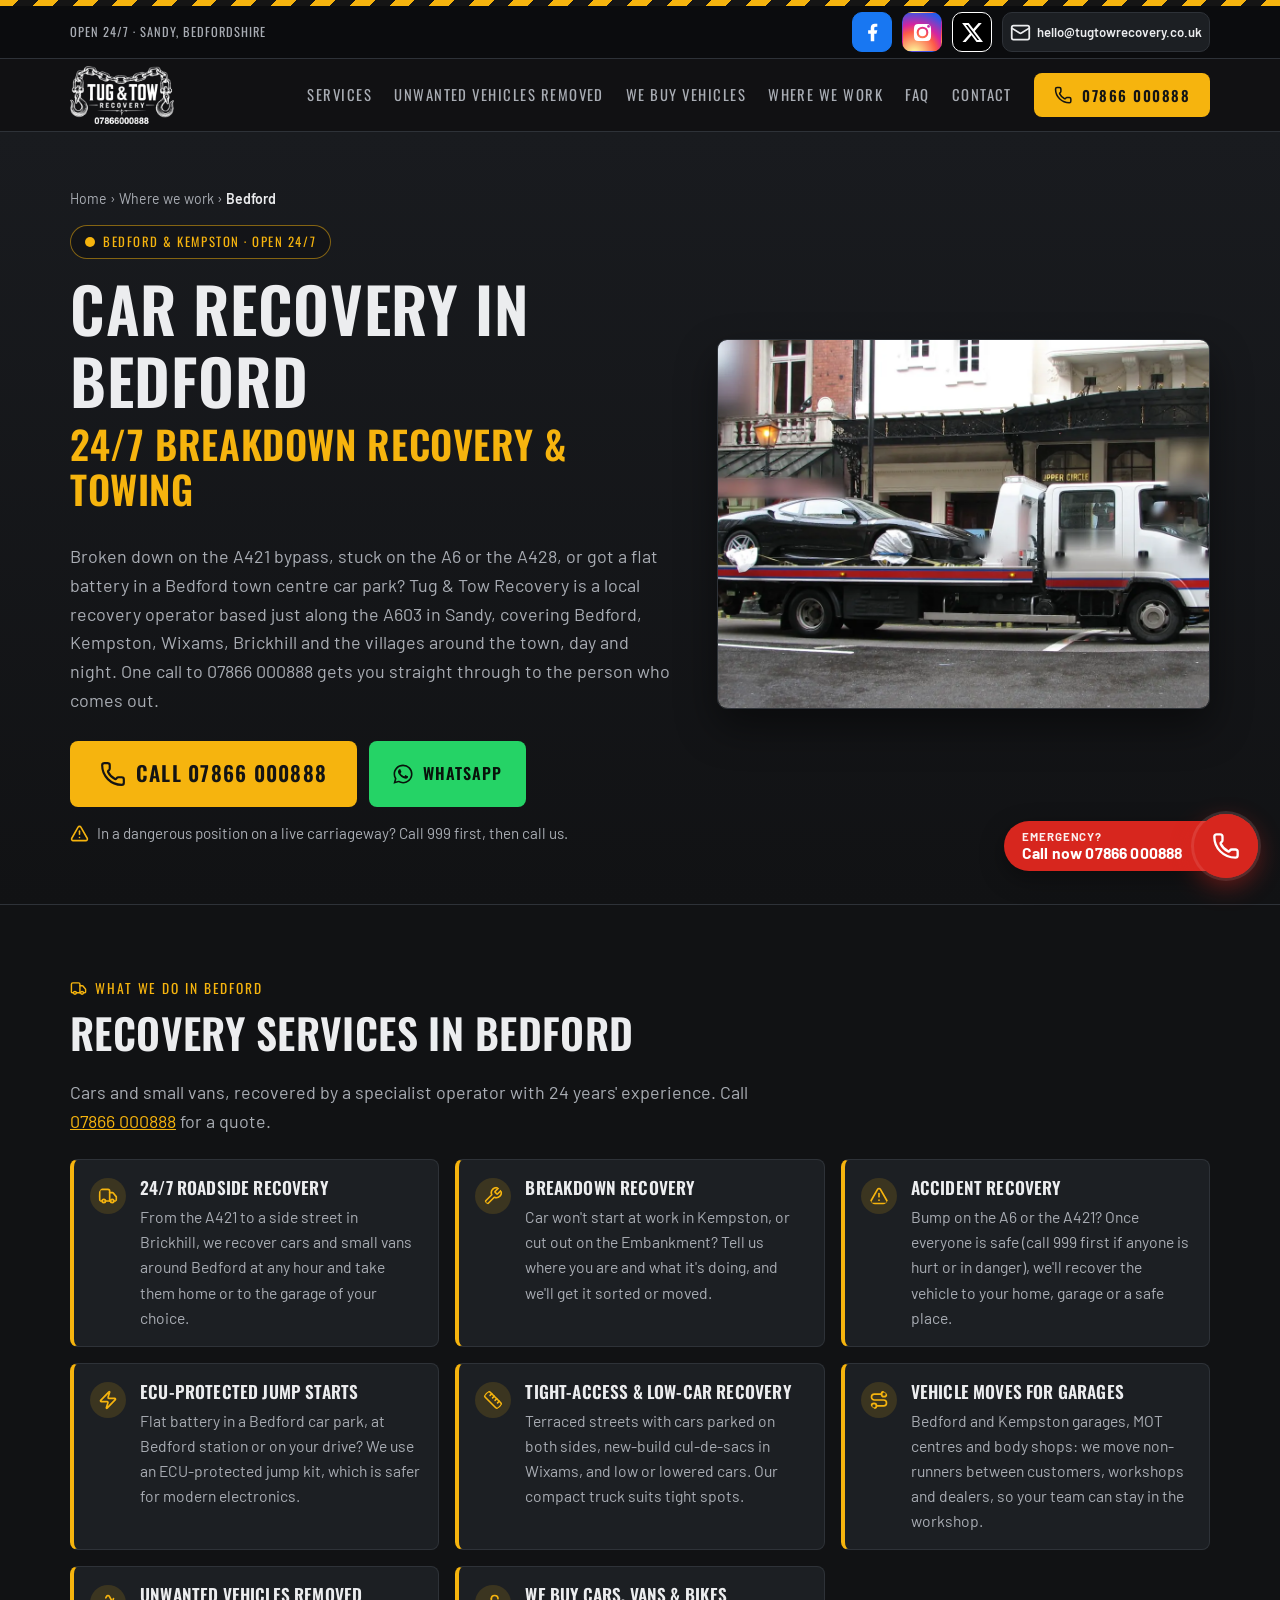
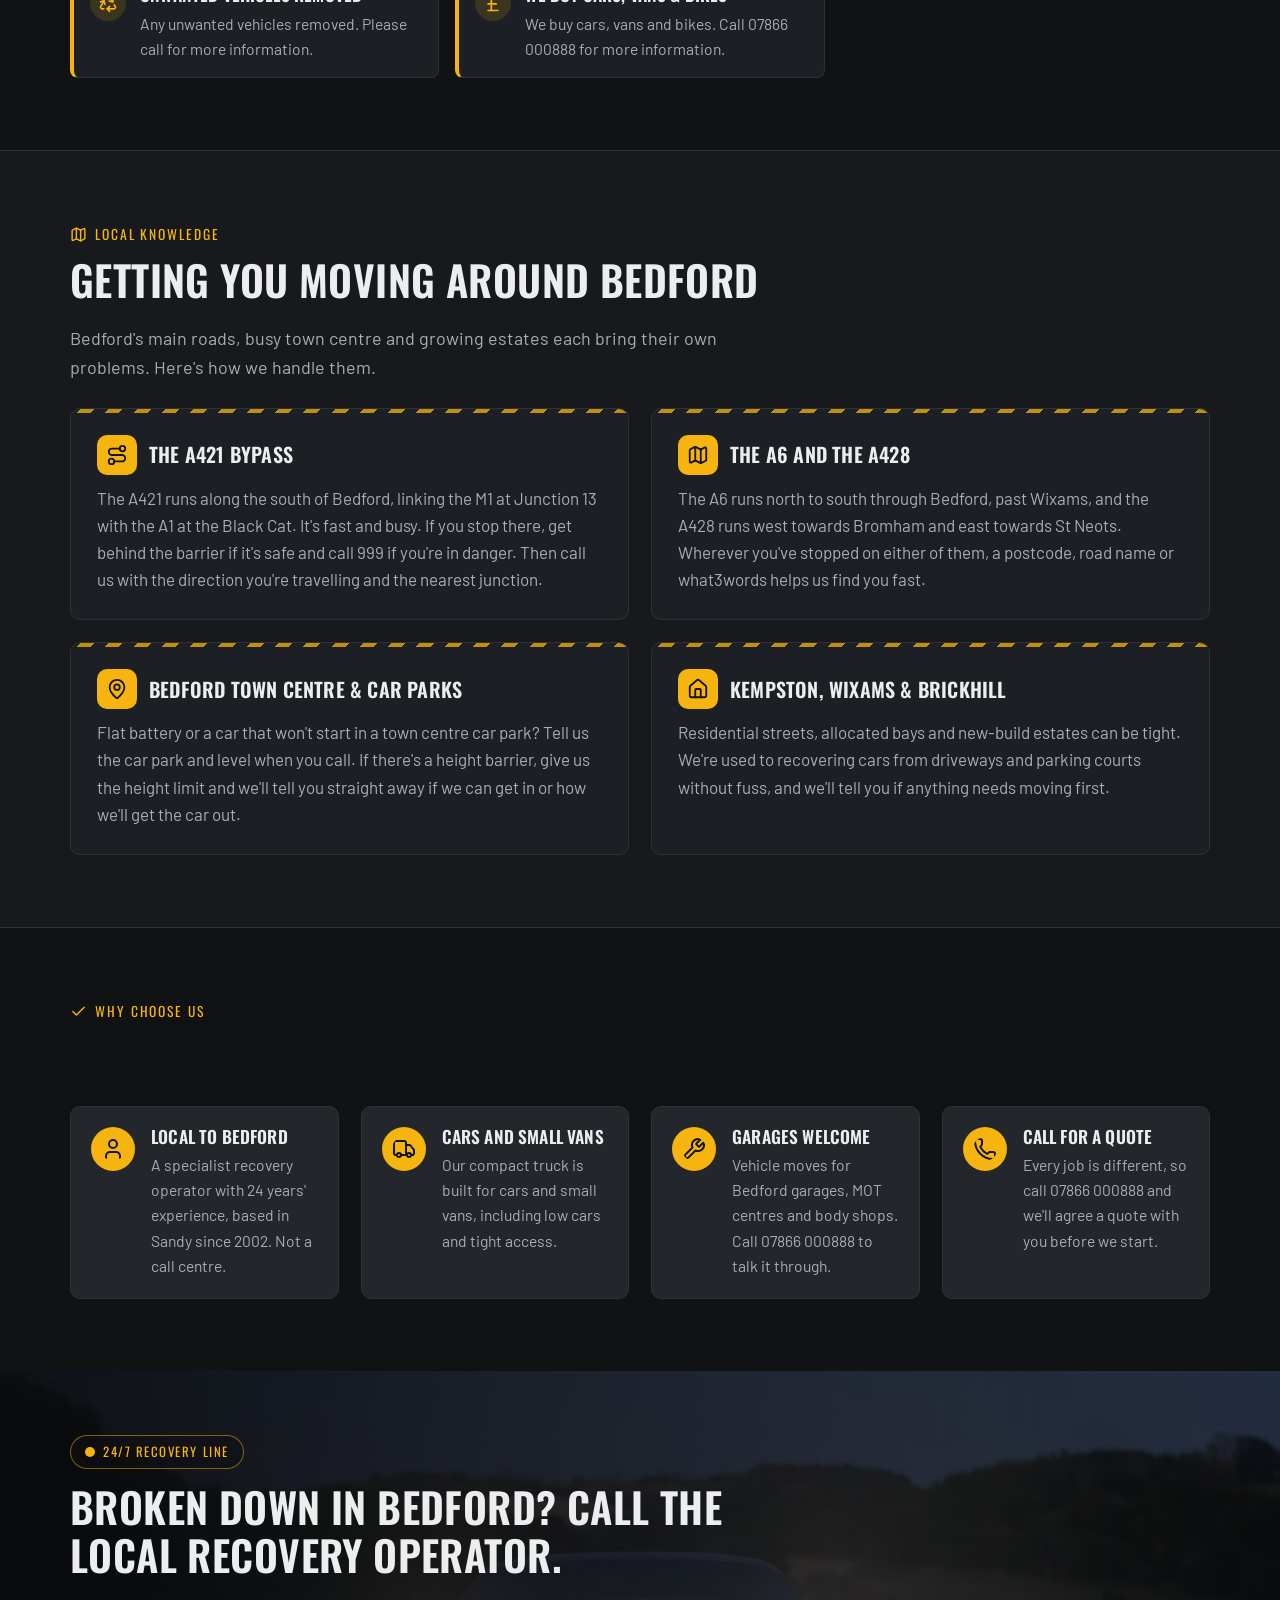
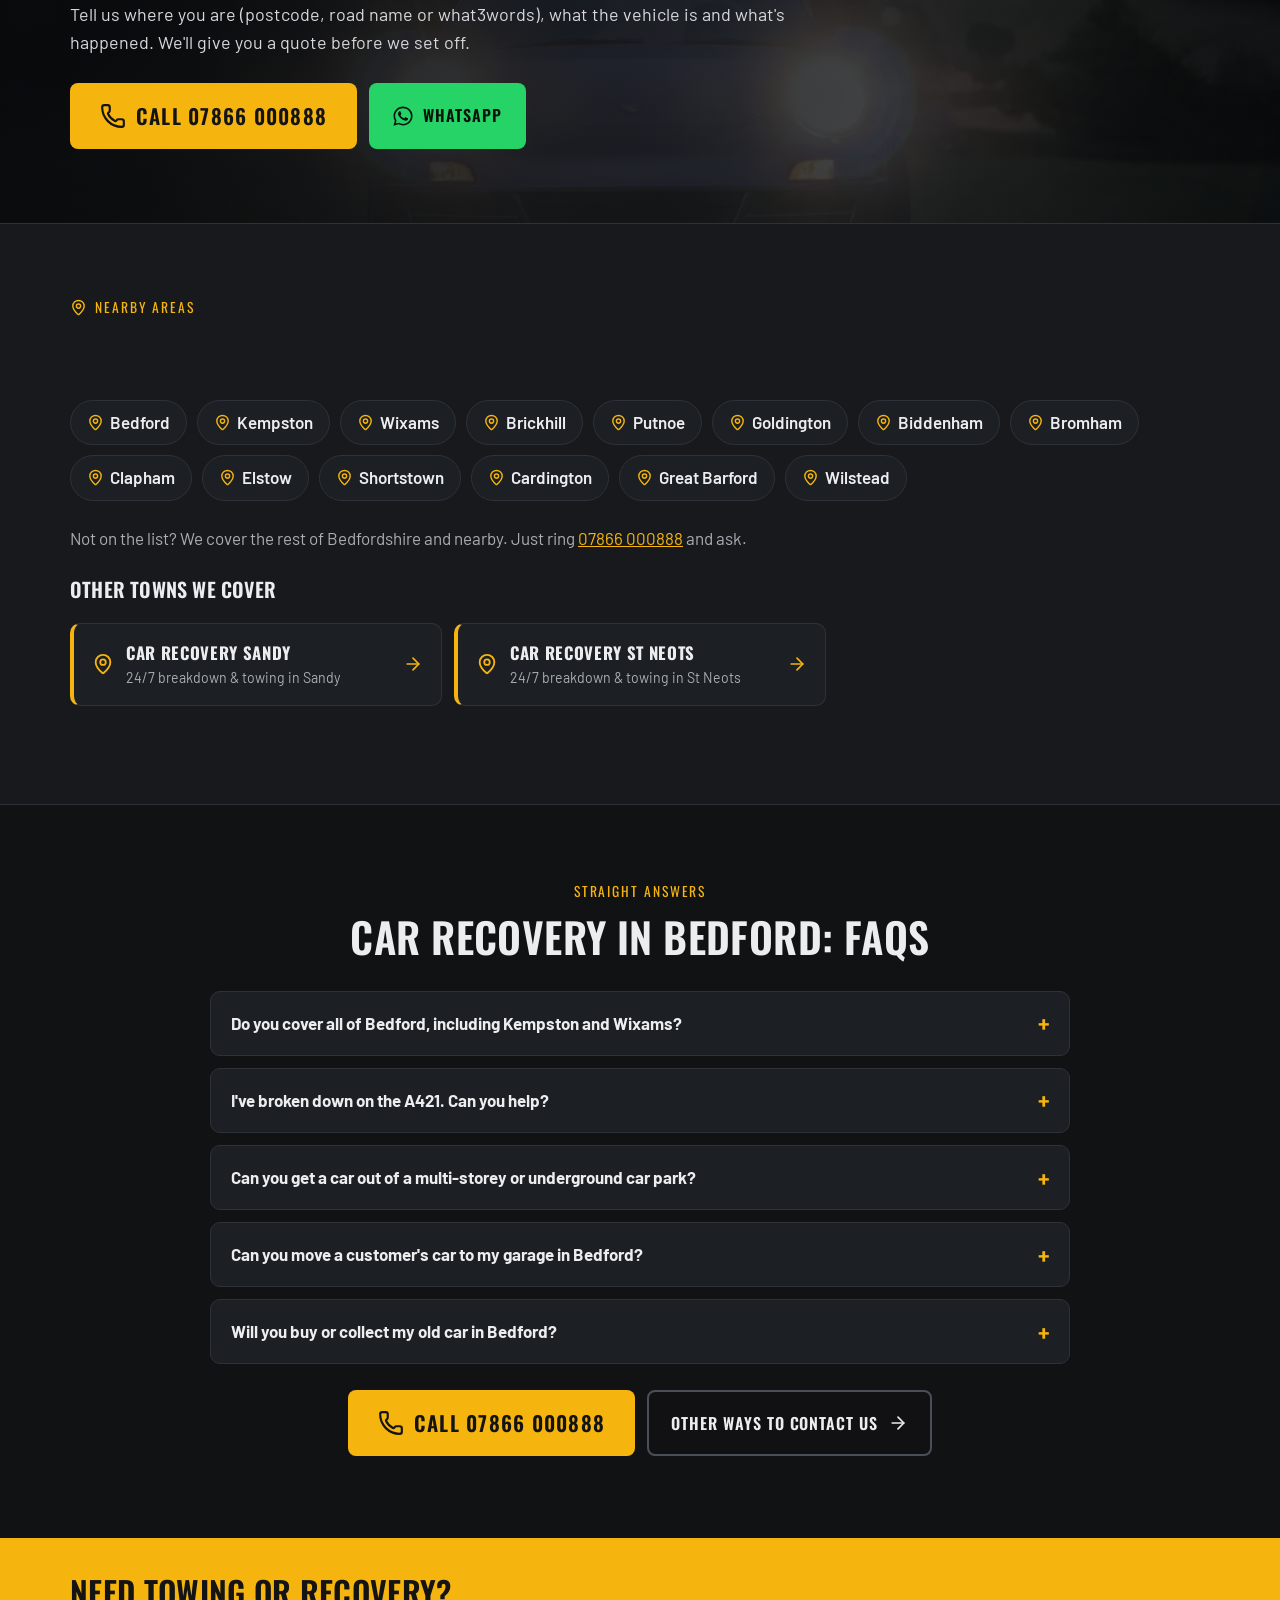
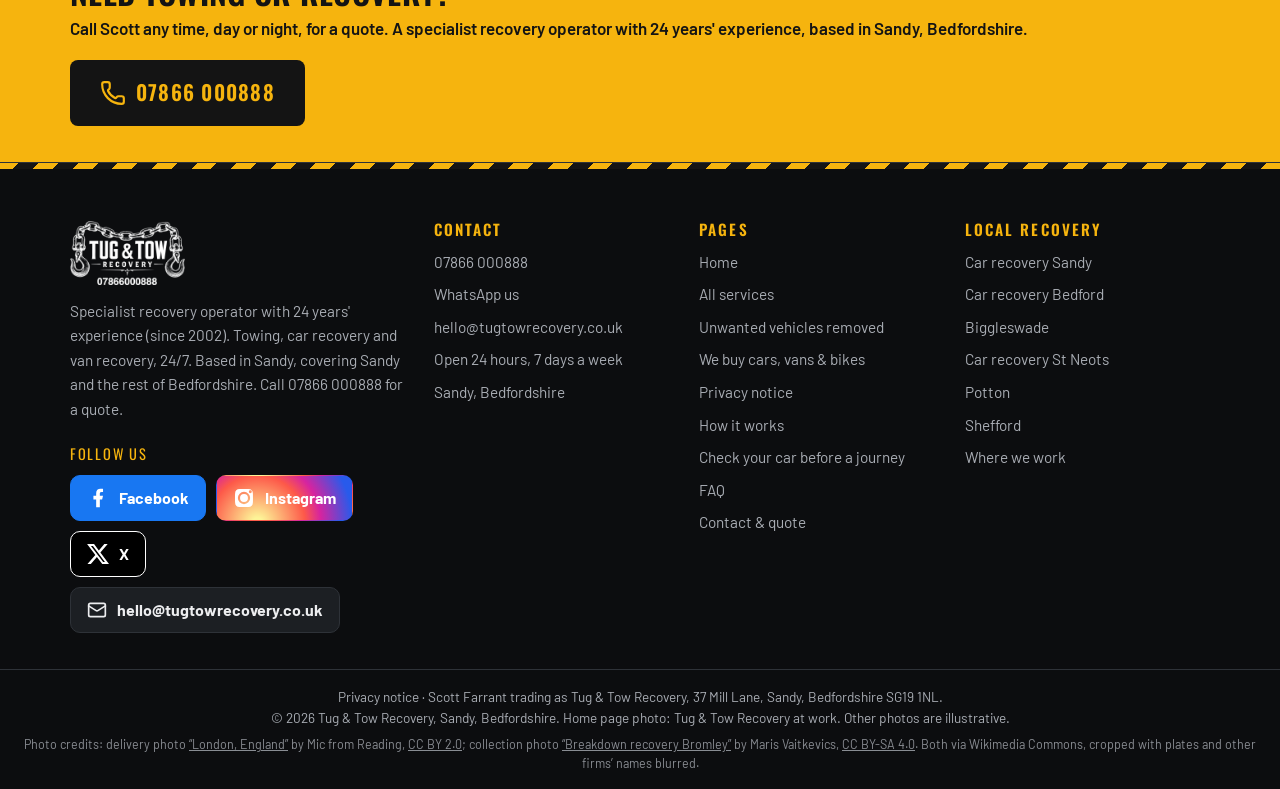
<file: car-recovery-bedford.html>
<!DOCTYPE html>
<html lang="en-GB">
<head>
<meta charset="utf-8">
<meta name="viewport" content="width=device-width, initial-scale=1, viewport-fit=cover">
<title>Car Recovery Bedford | 24/7 Breakdown Recovery &amp; Towing | Tug &amp; Tow Recovery</title>
<meta name="description" content="24/7 car and van recovery in Bedford, Kempston, Wixams and Brickhill. Breakdowns on the A421, A6 and A428, jump starts and garage moves. Call 07866 000888 for a quote.">
<link rel="canonical" href="https://tugtowrecovery.co.uk/car-recovery-bedford.html">
<meta name="theme-color" content="#111214">
<meta name="author" content="Tug &amp; Tow Recovery">
<meta property="og:type" content="website">
<meta property="og:site_name" content="Tug &amp; Tow Recovery">
<meta property="og:locale" content="en_GB">
<meta property="og:title" content="Car Recovery Bedford | 24/7 Breakdown Recovery &amp; Towing | Tug &amp; Tow Recovery">
<meta property="og:description" content="24/7 car and van recovery in Bedford, Kempston, Wixams and Brickhill. Breakdowns on the A421, A6 and A428, jump starts and garage moves. Call 07866 000888 for a quote.">
<meta property="og:url" content="https://tugtowrecovery.co.uk/car-recovery-bedford.html">
<meta property="og:image" content="https://tugtowrecovery.co.uk/assets/og-image.jpg">
<meta property="og:image:width" content="1200"><meta property="og:image:height" content="630">
<meta property="og:image:alt" content="Recovery truck loading a car on a country road at dusk">
<meta name="twitter:card" content="summary_large_image">
<meta name="twitter:title" content="Car Recovery Bedford | 24/7 Breakdown Recovery &amp; Towing | Tug &amp; Tow Recovery">
<meta name="twitter:description" content="24/7 car and van recovery in Bedford, Kempston, Wixams and Brickhill. Breakdowns on the A421, A6 and A428, jump starts and garage moves. Call 07866 000888 for a quote.">
<meta name="twitter:image" content="https://tugtowrecovery.co.uk/assets/og-image.jpg">
<link rel="icon" type="image/png" href="favicon.png">
<link rel="apple-touch-icon" href="favicon.png">
<link rel="preconnect" href="https://fonts.googleapis.com">
<link rel="preconnect" href="https://fonts.gstatic.com" crossorigin>
<link rel="stylesheet" href="https://fonts.googleapis.com/css2?family=Oswald:wght@500;600;700&amp;family=Barlow:wght@400;500;600;700&amp;display=swap">

<link rel="stylesheet" href="assets/css/style.css">
<script type="application/ld+json">{
 "@context": "https://schema.org",
 "@type": "AutomotiveBusiness",
 "@id": "https://tugtowrecovery.co.uk/#business",
 "name": "Tug & Tow Recovery",
 "alternateName": "Tug and Tow Recovery",
 "description": "Specialist recovery operator with 24 years' experience. 24/7 towing, car recovery and van recovery based in Sandy, Bedfordshire, since 2002. Breakdown and accident recovery, ECU-safe jump starts, low-car and tight-access recovery across Bedfordshire. Call 07866 000888 for a quote.",
 "slogan": "Local towing and recovery from Sandy since 2002",
 "foundingDate": "2002",
 "url": "https://tugtowrecovery.co.uk/",
 "telephone": "+44 7866 000888",
 "email": "hello@tugtowrecovery.co.uk",
 "logo": "https://tugtowrecovery.co.uk/assets/img/logo-white.png",
 "image": "https://tugtowrecovery.co.uk/assets/og-image.jpg",
 "address": {
  "@type": "PostalAddress",
  "addressLocality": "Sandy",
  "addressRegion": "Bedfordshire",
  "addressCountry": "GB"
 },
 "openingHoursSpecification": [
  {
   "@type": "OpeningHoursSpecification",
   "dayOfWeek": [
    "Monday",
    "Tuesday",
    "Wednesday",
    "Thursday",
    "Friday",
    "Saturday",
    "Sunday"
   ],
   "opens": "00:00",
   "closes": "23:59"
  }
 ],
 "areaServed": [
  {
   "@type": "City",
   "name": "Sandy"
  },
  {
   "@type": "AdministrativeArea",
   "name": "Bedfordshire"
  },
  {
   "@type": "City",
   "name": "Bedford"
  },
  {
   "@type": "City",
   "name": "Biggleswade"
  },
  {
   "@type": "City",
   "name": "St Neots"
  },
  {
   "@type": "City",
   "name": "Potton"
  },
  {
   "@type": "City",
   "name": "Shefford"
  }
 ],
 "knowsAbout": [
  "Towing",
  "Car recovery",
  "Van recovery",
  "Breakdown recovery",
  "Accident recovery",
  "Jump starts",
  "Low car recovery",
  "Tight-access recovery",
  "Vehicle delivery",
  "Overturned vehicle recovery",
  "Off-road recovery",
  "Unwanted vehicle removal",
  "Buying cars, vans and bikes"
 ],
 "sameAs": [
  "https://facebook.com/1238711935993019",
  "https://www.instagram.com/tugtowrecovery/",
  "https://x.com/tugtowrecovery"
 ],
 "contactPoint": [
  {
   "@type": "ContactPoint",
   "telephone": "+44 7866 000888",
   "contactType": "customer service",
   "areaServed": "Bedfordshire",
   "availableLanguage": "English",
   "hoursAvailable": {
    "@type": "OpeningHoursSpecification",
    "dayOfWeek": [
     "Monday",
     "Tuesday",
     "Wednesday",
     "Thursday",
     "Friday",
     "Saturday",
     "Sunday"
    ],
    "opens": "00:00",
    "closes": "23:59"
   }
  }
 ],
 "hasOfferCatalog": {
  "@type": "OfferCatalog",
  "name": "Recovery and transport services",
  "itemListElement": [
   {
    "@type": "OfferCatalog",
    "name": "Breakdown & roadside",
    "itemListElement": [
     {
      "@type": "Offer",
      "itemOffered": {
       "@type": "Service",
       "name": "Car breakdown recovery",
       "areaServed": {
        "@type": "AdministrativeArea",
        "name": "Bedfordshire"
       }
      }
     },
     {
      "@type": "Offer",
      "itemOffered": {
       "@type": "Service",
       "name": "Dead battery & ECU-protected jump starts",
       "areaServed": {
        "@type": "AdministrativeArea",
        "name": "Bedfordshire"
       }
      }
     },
     {
      "@type": "Offer",
      "itemOffered": {
       "@type": "Service",
       "name": "Battery service",
       "areaServed": {
        "@type": "AdministrativeArea",
        "name": "Bedfordshire"
       }
      }
     },
     {
      "@type": "Offer",
      "itemOffered": {
       "@type": "Service",
       "name": "Flat tyre & tyre change",
       "areaServed": {
        "@type": "AdministrativeArea",
        "name": "Bedfordshire"
       }
      }
     },
     {
      "@type": "Offer",
      "itemOffered": {
       "@type": "Service",
       "name": "Keys locked in the car",
       "areaServed": {
        "@type": "AdministrativeArea",
        "name": "Bedfordshire"
       }
      }
     },
     {
      "@type": "Offer",
      "itemOffered": {
       "@type": "Service",
       "name": "Out of fuel (cars & motorbikes)",
       "areaServed": {
        "@type": "AdministrativeArea",
        "name": "Bedfordshire"
       }
      }
     },
     {
      "@type": "Offer",
      "itemOffered": {
       "@type": "Service",
       "name": "Wrong fuel & fuel contamination",
       "areaServed": {
        "@type": "AdministrativeArea",
        "name": "Bedfordshire"
       }
      }
     },
     {
      "@type": "Offer",
      "itemOffered": {
       "@type": "Service",
       "name": "Car diagnostics",
       "areaServed": {
        "@type": "AdministrativeArea",
        "name": "Bedfordshire"
       }
      }
     }
    ]
   },
   {
    "@type": "OfferCatalog",
    "name": "Towing, car & van recovery",
    "itemListElement": [
     {
      "@type": "Offer",
      "itemOffered": {
       "@type": "Service",
       "name": "Car recovery",
       "areaServed": {
        "@type": "AdministrativeArea",
        "name": "Bedfordshire"
       }
      }
     },
     {
      "@type": "Offer",
      "itemOffered": {
       "@type": "Service",
       "name": "Van recovery",
       "areaServed": {
        "@type": "AdministrativeArea",
        "name": "Bedfordshire"
       }
      }
     },
     {
      "@type": "Offer",
      "itemOffered": {
       "@type": "Service",
       "name": "Car & van towing",
       "areaServed": {
        "@type": "AdministrativeArea",
        "name": "Bedfordshire"
       }
      }
     },
     {
      "@type": "Offer",
      "itemOffered": {
       "@type": "Service",
       "name": "Accident recovery",
       "areaServed": {
        "@type": "AdministrativeArea",
        "name": "Bedfordshire"
       }
      }
     },
     {
      "@type": "Offer",
      "itemOffered": {
       "@type": "Service",
       "name": "Stuck in mud or off the road",
       "areaServed": {
        "@type": "AdministrativeArea",
        "name": "Bedfordshire"
       }
      }
     },
     {
      "@type": "Offer",
      "itemOffered": {
       "@type": "Service",
       "name": "Overturned car & van recovery",
       "areaServed": {
        "@type": "AdministrativeArea",
        "name": "Bedfordshire"
       }
      }
     },
     {
      "@type": "Offer",
      "itemOffered": {
       "@type": "Service",
       "name": "Winching",
       "areaServed": {
        "@type": "AdministrativeArea",
        "name": "Bedfordshire"
       }
      }
     },
     {
      "@type": "Offer",
      "itemOffered": {
       "@type": "Service",
       "name": "Motorcycle recovery",
       "areaServed": {
        "@type": "AdministrativeArea",
        "name": "Bedfordshire"
       }
      }
     },
     {
      "@type": "Offer",
      "itemOffered": {
       "@type": "Service",
       "name": "Low-car & tight-access recovery",
       "areaServed": {
        "@type": "AdministrativeArea",
        "name": "Bedfordshire"
       }
      }
     },
     {
      "@type": "Offer",
      "itemOffered": {
       "@type": "Service",
       "name": "Classic, modified & awkward vehicles",
       "areaServed": {
        "@type": "AdministrativeArea",
        "name": "Bedfordshire"
       }
      }
     }
    ]
   },
   {
    "@type": "OfferCatalog",
    "name": "Collection, delivery & transport",
    "itemListElement": [
     {
      "@type": "Offer",
      "itemOffered": {
       "@type": "Service",
       "name": "Local vehicle delivery",
       "areaServed": {
        "@type": "AdministrativeArea",
        "name": "Bedfordshire"
       }
      }
     },
     {
      "@type": "Offer",
      "itemOffered": {
       "@type": "Service",
       "name": "Used car collection & delivery",
       "areaServed": {
        "@type": "AdministrativeArea",
        "name": "Bedfordshire"
       }
      }
     },
     {
      "@type": "Offer",
      "itemOffered": {
       "@type": "Service",
       "name": "Taking cars to dealers & garages",
       "areaServed": {
        "@type": "AdministrativeArea",
        "name": "Bedfordshire"
       }
      }
     },
     {
      "@type": "Offer",
      "itemOffered": {
       "@type": "Service",
       "name": "New car collection & delivery",
       "areaServed": {
        "@type": "AdministrativeArea",
        "name": "Bedfordshire"
       }
      }
     },
     {
      "@type": "Offer",
      "itemOffered": {
       "@type": "Service",
       "name": "Local vehicle moves",
       "areaServed": {
        "@type": "AdministrativeArea",
        "name": "Bedfordshire"
       }
      }
     },
     {
      "@type": "Offer",
      "itemOffered": {
       "@type": "Service",
       "name": "Damaged & non-runner delivery",
       "areaServed": {
        "@type": "AdministrativeArea",
        "name": "Bedfordshire"
       }
      }
     },
     {
      "@type": "Offer",
      "itemOffered": {
       "@type": "Service",
       "name": "Copart Sandy collections",
       "areaServed": {
        "@type": "AdministrativeArea",
        "name": "Bedfordshire"
       }
      }
     }
    ]
   },
   {
    "@type": "OfferCatalog",
    "name": "Vehicle removal & collection",
    "itemListElement": [
     {
      "@type": "Offer",
      "itemOffered": {
       "@type": "Service",
       "name": "Unwanted vehicles removed",
       "areaServed": {
        "@type": "AdministrativeArea",
        "name": "Bedfordshire"
       }
      }
     },
     {
      "@type": "Offer",
      "itemOffered": {
       "@type": "Service",
       "name": "We buy cars, vans & bikes",
       "areaServed": {
        "@type": "AdministrativeArea",
        "name": "Bedfordshire"
       }
      }
     },
     {
      "@type": "Offer",
      "itemOffered": {
       "@type": "Service",
       "name": "Untaxed vehicle removal",
       "areaServed": {
        "@type": "AdministrativeArea",
        "name": "Bedfordshire"
       }
      }
     },
     {
      "@type": "Offer",
      "itemOffered": {
       "@type": "Service",
       "name": "Obstruction removal",
       "areaServed": {
        "@type": "AdministrativeArea",
        "name": "Bedfordshire"
       }
      }
     },
     {
      "@type": "Offer",
      "itemOffered": {
       "@type": "Service",
       "name": "Private land vehicle removal",
       "areaServed": {
        "@type": "AdministrativeArea",
        "name": "Bedfordshire"
       }
      }
     },
     {
      "@type": "Offer",
      "itemOffered": {
       "@type": "Service",
       "name": "Repossession, cars & vans",
       "areaServed": {
        "@type": "AdministrativeArea",
        "name": "Bedfordshire"
       }
      }
     }
    ]
   }
  ]
 }
}</script>
<script type="application/ld+json">{
 "@context": "https://schema.org",
 "@type": "AutomotiveBusiness",
 "@id": "https://tugtowrecovery.co.uk/#business",
 "name": "Tug & Tow Recovery",
 "url": "https://tugtowrecovery.co.uk/",
 "telephone": "+44 7866 000888",
 "email": "hello@tugtowrecovery.co.uk",
 "image": "https://tugtowrecovery.co.uk/assets/og-image.jpg",
 "address": {
  "@type": "PostalAddress",
  "addressLocality": "Sandy",
  "addressRegion": "Bedfordshire",
  "addressCountry": "GB"
 },
 "openingHoursSpecification": [
  {
   "@type": "OpeningHoursSpecification",
   "dayOfWeek": [
    "Monday",
    "Tuesday",
    "Wednesday",
    "Thursday",
    "Friday",
    "Saturday",
    "Sunday"
   ],
   "opens": "00:00",
   "closes": "23:59"
  }
 ],
 "areaServed": [
  {
   "@type": "City",
   "name": "Bedford",
   "containedInPlace": {
    "@type": "AdministrativeArea",
    "name": "Bedfordshire"
   }
  },
  {
   "@type": "Place",
   "name": "Kempston, Bedfordshire"
  },
  {
   "@type": "Place",
   "name": "Wixams, Bedfordshire"
  },
  {
   "@type": "Place",
   "name": "Brickhill, Bedfordshire"
  },
  {
   "@type": "Place",
   "name": "Putnoe, Bedfordshire"
  },
  {
   "@type": "Place",
   "name": "Goldington, Bedfordshire"
  },
  {
   "@type": "Place",
   "name": "Biddenham, Bedfordshire"
  },
  {
   "@type": "Place",
   "name": "Bromham, Bedfordshire"
  },
  {
   "@type": "Place",
   "name": "Clapham, Bedfordshire"
  },
  {
   "@type": "Place",
   "name": "Elstow, Bedfordshire"
  },
  {
   "@type": "Place",
   "name": "Shortstown, Bedfordshire"
  },
  {
   "@type": "Place",
   "name": "Cardington, Bedfordshire"
  },
  {
   "@type": "Place",
   "name": "Great Barford, Bedfordshire"
  },
  {
   "@type": "Place",
   "name": "Wilstead, Bedfordshire"
  }
 ]
}</script>
<script type="application/ld+json">{
 "@context": "https://schema.org",
 "@type": "Service",
 "@id": "https://tugtowrecovery.co.uk/car-recovery-bedford.html#service",
 "name": "Car recovery in Bedford",
 "serviceType": "Vehicle recovery and towing",
 "description": "24/7 car and van recovery in Bedford, Kempston, Wixams and Brickhill. Breakdowns on the A421, A6 and A428, jump starts and garage moves. Call 07866 000888 for a quote.",
 "provider": {
  "@id": "https://tugtowrecovery.co.uk/#business"
 },
 "areaServed": {
  "@type": "City",
  "name": "Bedford",
  "geo": {
   "@type": "GeoCoordinates",
   "latitude": 52.136,
   "longitude": -0.467
  }
 },
 "availableChannel": {
  "@type": "ServiceChannel",
  "servicePhone": {
   "@type": "ContactPoint",
   "telephone": "+44 7866 000888",
   "contactType": "emergency recovery",
   "hoursAvailable": "Mo-Su 00:00-23:59"
  }
 },
 "hasOfferCatalog": {
  "@type": "OfferCatalog",
  "name": "Recovery services in Bedford",
  "itemListElement": [
   {
    "@type": "Offer",
    "itemOffered": {
     "@type": "Service",
     "name": "24/7 roadside recovery"
    }
   },
   {
    "@type": "Offer",
    "itemOffered": {
     "@type": "Service",
     "name": "Breakdown recovery"
    }
   },
   {
    "@type": "Offer",
    "itemOffered": {
     "@type": "Service",
     "name": "Accident recovery"
    }
   },
   {
    "@type": "Offer",
    "itemOffered": {
     "@type": "Service",
     "name": "ECU-protected jump starts"
    }
   },
   {
    "@type": "Offer",
    "itemOffered": {
     "@type": "Service",
     "name": "Tight-access & low-car recovery"
    }
   },
   {
    "@type": "Offer",
    "itemOffered": {
     "@type": "Service",
     "name": "Vehicle moves for garages"
    }
   },
   {
    "@type": "Offer",
    "itemOffered": {
     "@type": "Service",
     "name": "Unwanted vehicles removed"
    }
   },
   {
    "@type": "Offer",
    "itemOffered": {
     "@type": "Service",
     "name": "We buy cars, vans & bikes"
    }
   }
  ]
 }
}</script>
<script type="application/ld+json">{
 "@context": "https://schema.org",
 "@type": "FAQPage",
 "mainEntity": [
  {
   "@type": "Question",
   "name": "Do you cover all of Bedford, including Kempston and Wixams?",
   "acceptedAnswer": {
    "@type": "Answer",
    "text": "Yes. We cover Bedford town centre and the areas around it, including Kempston, Wixams, Brickhill, Putnoe, Goldington, Biddenham, Bromham, Clapham, Elstow, Shortstown and Great Barford. We're based in Sandy, just along the A603."
   }
  },
  {
   "@type": "Question",
   "name": "I've broken down on the A421. Can you help?",
   "acceptedAnswer": {
    "@type": "Answer",
    "text": "Your safety comes first. If you've stopped on the A421 or another fast dual carriageway, get out on the side away from the traffic, wait behind the barrier if it's safe and call 999 if you're in danger or in a live lane. Once you're safe, call us on 07866 000888 with your direction of travel and nearest junction, and we'll tell you straight away whether we can help."
   }
  },
  {
   "@type": "Question",
   "name": "Can you get a car out of a multi-storey or underground car park?",
   "acceptedAnswer": {
    "@type": "Answer",
    "text": "Often, yes. When you call, tell us the car park, which level the car is on and the height limit at the entrance. We'll tell you honestly whether our truck can get in, or how we can get the car out."
   }
  },
  {
   "@type": "Question",
   "name": "Can you move a customer's car to my garage in Bedford?",
   "acceptedAnswer": {
    "@type": "Answer",
    "text": "Yes. We move non-runners and other vehicles for garages, MOT centres, body shops and dealers around Bedford and Kempston, from the customer's home to your workshop and back again. Call 07866 000888 to talk it through."
   }
  },
  {
   "@type": "Question",
   "name": "Will you buy or collect my old car in Bedford?",
   "acceptedAnswer": {
    "@type": "Answer",
    "text": "We buy cars, vans and bikes, and any unwanted vehicles removed. Please call 07866 000888 for more information."
   }
  }
 ]
}</script>
<script type="application/ld+json">{
 "@context": "https://schema.org",
 "@type": "BreadcrumbList",
 "itemListElement": [
  {
   "@type": "ListItem",
   "position": 1,
   "name": "Home",
   "item": "https://tugtowrecovery.co.uk/"
  },
  {
   "@type": "ListItem",
   "position": 2,
   "name": "Car recovery Bedford",
   "item": "https://tugtowrecovery.co.uk/car-recovery-bedford.html"
  }
 ]
}</script>
</head>
<body>
<a class="skip" href="#main">Skip to content</a>
<header class="site-header">
<div class="hazard" aria-hidden="true"></div>
<div class="topbar"><div class="wrap topbar-in"><span class="topbar-note">Open 24/7 · Sandy, Bedfordshire</span><div class="soc-icons soc-icons--top"><a class="b-fb" href="https://facebook.com/1238711935993019" target="_blank" rel="noopener" aria-label="Tug &amp; Tow Recovery on Facebook (opens in a new tab)" title="Facebook"><svg class="icon" viewBox="0 0 24 24" aria-hidden="true" style="fill:currentColor;stroke:none"><path d="M14 13.5h2.5l1-4H14v-2c0-1.03 0-2 2-2h1.5V2.14c-.326-.043-1.557-.14-2.857-.14C11.928 2 10 3.657 10 6.7v2.8H7v4h3V22h4v-8.5z"/></svg></a><a class="b-ig" href="https://www.instagram.com/tugtowrecovery/" target="_blank" rel="noopener" aria-label="Tug &amp; Tow Recovery on Instagram (opens in a new tab)" title="Instagram"><svg class="icon" viewBox="0 0 24 24" aria-hidden="true" style="fill:currentColor;stroke:none"><path d="M12 2.2c3.2 0 3.6 0 4.8.1 3.3.1 4.8 1.7 4.9 4.9.1 1.3.1 1.6.1 4.8s0 3.6-.1 4.8c-.1 3.2-1.7 4.8-4.9 4.9-1.3.1-1.6.1-4.8.1s-3.6 0-4.8-.1c-3.3-.1-4.8-1.7-4.9-4.9C2.2 15.6 2.2 15.2 2.2 12s0-3.6.1-4.8C2.4 3.9 3.9 2.4 7.2 2.3 8.4 2.2 8.8 2.2 12 2.2zm0 3.1a6.7 6.7 0 1 0 0 13.4 6.7 6.7 0 0 0 0-13.4zm0 11a4.3 4.3 0 1 1 0-8.6 4.3 4.3 0 0 1 0 8.6zm6.9-12.8a1.6 1.6 0 1 0 0 3.2 1.6 1.6 0 0 0 0-3.2z"/></svg></a><a class="b-x" href="https://x.com/tugtowrecovery" target="_blank" rel="noopener" aria-label="Tug &amp; Tow Recovery on X (opens in a new tab)" title="X"><svg class="icon" style="fill:currentColor;stroke:none" viewBox="0 0 24 24" aria-hidden="true"><path d="M18.9 1.2h3.7l-8 9.2 9.4 12.4h-7.4l-5.8-7.6-6.6 7.6H.5l8.6-9.8L.1 1.2h7.6l5.2 6.9 6-6.9zm-1.3 19.4h2L6.5 3.3H4.3l13.3 17.3z"/></svg></a><a class="soc-mail" href="mailto:hello@tugtowrecovery.co.uk" aria-label="Email hello@tugtowrecovery.co.uk" title="Email"><svg class="icon" viewBox="0 0 24 24" aria-hidden="true" focusable="false"><rect width="20" height="16" x="2" y="4" rx="2"/><path d="m22 7-8.97 5.7a1.94 1.94 0 0 1-2.06 0L2 7"/></svg><span>hello@tugtowrecovery.co.uk</span></a></div></div></div>
<div class="wrap header-bar">
 <a class="brand" href="index.html" aria-label="Tug &amp; Tow Recovery – home"><img src="assets/img/logo-white.png" alt="Tug &amp; Tow Recovery" width="560" height="311"></a>
 <nav class="nav" aria-label="Main"><a href="index.html#services">Services</a><a href="free-vehicle-collection.html">Unwanted vehicles removed</a><a href="we-buy-any-vehicle.html">We buy vehicles</a><a href="where-we-work.html">Where we work</a><a href="index.html#faq">FAQ</a><a href="contact.html">Contact</a><a class="btn btn--call" href="tel:07866000888"><svg class="icon" viewBox="0 0 24 24" aria-hidden="true" focusable="false"><path d="M13.832 16.568a1 1 0 0 0 1.213-.303l.355-.465A2 2 0 0 1 17 15h3a2 2 0 0 1 2 2v3a2 2 0 0 1-2 2A18 18 0 0 1 2 4a2 2 0 0 1 2-2h3a2 2 0 0 1 2 2v3a2 2 0 0 1-.8 1.6l-.468.351a1 1 0 0 0-.292 1.233 14 14 0 0 0 6.392 6.384"/></svg>07866 000888</a></nav>
 <div class="header-mobile">
  <a class="header-call" href="tel:07866000888" aria-label="Call 07866 000888"><svg class="icon" viewBox="0 0 24 24" aria-hidden="true" focusable="false"><path d="M13.832 16.568a1 1 0 0 0 1.213-.303l.355-.465A2 2 0 0 1 17 15h3a2 2 0 0 1 2 2v3a2 2 0 0 1-2 2A18 18 0 0 1 2 4a2 2 0 0 1 2-2h3a2 2 0 0 1 2 2v3a2 2 0 0 1-.8 1.6l-.468.351a1 1 0 0 0-.292 1.233 14 14 0 0 0 6.392 6.384"/></svg>Call</a>
  <button class="menu-btn" type="button" aria-expanded="false" aria-controls="mobile-nav"><svg class="icon" viewBox="0 0 24 24" aria-hidden="true" focusable="false"><path d="M4 5h16"/><path d="M4 12h16"/><path d="M4 19h16"/></svg><span>Menu</span></button>
 </div>
</div>
<nav id="mobile-nav" class="mobile-nav" aria-label="Mobile"><a href="index.html">Home</a><a href="services.html">All services</a><a href="free-vehicle-collection.html">Unwanted vehicles removed</a><a href="we-buy-any-vehicle.html">We buy cars, vans &amp; bikes</a><a href="index.html#checks">Car checks</a><a href="where-we-work.html">Where we work</a><a href="index.html#faq">FAQ</a><a href="contact.html">Contact</a></nav>
</header>

<main id="main">
<section class="page-hero split-hero town-hero" aria-labelledby="town-h1">
 <div class="wrap split">
  <div>
   <nav class="crumbs" aria-label="Breadcrumb"><a href="index.html">Home</a> <span aria-hidden="true">›</span> <a href="where-we-work.html">Where we work</a> <span aria-hidden="true">›</span> <span aria-current="page">Bedford</span></nav>
   <span class="badge"><span class="beacon" aria-hidden="true"></span>Bedford &amp; Kempston · Open 24/7</span>
   <h1 id="town-h1">Car Recovery in Bedford <span>24/7 breakdown recovery &amp; towing</span></h1>
   <p class="lead">Broken down on the A421 bypass, stuck on the A6 or the A428, or got a flat battery in a Bedford town centre car park? Tug &amp; Tow Recovery is a local recovery operator based just along the A603 in Sandy, covering Bedford, Kempston, Wixams, Brickhill and the villages around the town, day and night. One call to 07866 000888 gets you straight through to the person who comes out.</p>
   <div class="hero-ctas">
    <a class="btn btn--call btn--xl" href="tel:07866000888"><svg class="icon" viewBox="0 0 24 24" aria-hidden="true" focusable="false"><path d="M13.832 16.568a1 1 0 0 0 1.213-.303l.355-.465A2 2 0 0 1 17 15h3a2 2 0 0 1 2 2v3a2 2 0 0 1-2 2A18 18 0 0 1 2 4a2 2 0 0 1 2-2h3a2 2 0 0 1 2 2v3a2 2 0 0 1-.8 1.6l-.468.351a1 1 0 0 0-.292 1.233 14 14 0 0 0 6.392 6.384"/></svg>Call 07866 000888</a>
    <a class="btn btn--wa" href="https://wa.me/447866000888" rel="noopener" target="_blank"><svg class="icon" viewBox="0 0 24 24" aria-hidden="true" style="fill:currentColor;stroke:none"><path d="M17.47 14.38c-.3-.15-1.76-.87-2.03-.97-.27-.1-.47-.15-.67.15-.2.3-.77.97-.94 1.17-.17.2-.35.22-.65.07-.3-.15-1.26-.46-2.4-1.48-.89-.79-1.49-1.77-1.66-2.07-.17-.3-.02-.46.13-.61.13-.13.3-.35.45-.52.15-.17.2-.3.3-.5.1-.2.05-.37-.03-.52-.07-.15-.67-1.61-.92-2.21-.24-.58-.49-.5-.67-.51h-.57c-.2 0-.52.07-.79.37-.27.3-1.04 1.02-1.04 2.48s1.07 2.88 1.21 3.08c.15.2 2.1 3.2 5.08 4.49.71.31 1.26.49 1.69.63.71.23 1.36.2 1.87.12.57-.09 1.76-.72 2.01-1.41.25-.69.25-1.29.17-1.41-.07-.12-.27-.2-.57-.35zM12.05 21.5h-.01a9.45 9.45 0 0 1-4.82-1.32l-.35-.21-3.58.94.96-3.49-.23-.36a9.43 9.43 0 0 1-1.45-5.03c0-5.22 4.25-9.47 9.48-9.47 2.53 0 4.91.99 6.7 2.78a9.41 9.41 0 0 1 2.77 6.7c0 5.23-4.25 9.47-9.47 9.47zm8.06-17.53A11.33 11.33 0 0 0 12.05.63C5.77.63.66 5.74.66 12.02c0 2.01.52 3.97 1.52 5.69L.57 23.6l6.04-1.58a11.37 11.37 0 0 0 5.44 1.39h.01c6.28 0 11.39-5.11 11.39-11.39 0-3.04-1.18-5.9-3.34-8.05z"/></svg>WhatsApp</a>
   </div>
   <p class="hero-note"><svg class="icon" viewBox="0 0 24 24" aria-hidden="true" focusable="false"><path d="m21.73 18-8-14a2 2 0 0 0-3.48 0l-8 14A2 2 0 0 0 4 21h16a2 2 0 0 0 1.73-3"/><path d="M12 9v4"/><path d="M12 17h.01"/></svg><span>In a dangerous position on a live carriageway? Call 999 first, then call us.</span></p>
  </div>
  <div class="split-img"><picture><source srcset="assets/img/delivery.webp" type="image/webp"><img src="assets/img/delivery.jpg" alt="Sports car strapped onto a white tilt-and-slide recovery truck on a town street (illustrative photo)" width="1200" height="800" fetchpriority="high"></picture></div>
 </div>
</section>

<section class="section" id="services" aria-labelledby="svc-h">
 <div class="wrap">
  <span class="eyebrow"><svg class="icon" viewBox="0 0 24 24" aria-hidden="true" focusable="false"><path d="M14 18V6a2 2 0 0 0-2-2H4a2 2 0 0 0-2 2v11a1 1 0 0 0 1 1h2"/><path d="M15 18H9"/><path d="M19 18h2a1 1 0 0 0 1-1v-3.65a1 1 0 0 0-.22-.624l-3.48-4.35A1 1 0 0 0 17.52 8H14"/><circle cx="17" cy="18" r="2"/><circle cx="7" cy="18" r="2"/></svg>What we do in Bedford</span>
  <h2 id="svc-h">Recovery services in Bedford</h2>
  <p class="lead">Cars and small vans, recovered by a specialist operator with 24 years' experience. Call <a href="tel:07866000888">07866 000888</a> for a quote.</p>
  <div class="svc-list town-svc"><div class="svc"><svg class="icon svc-ic" viewBox="0 0 24 24" aria-hidden="true" focusable="false"><path d="M14 18V6a2 2 0 0 0-2-2H4a2 2 0 0 0-2 2v11a1 1 0 0 0 1 1h2"/><path d="M15 18H9"/><path d="M19 18h2a1 1 0 0 0 1-1v-3.65a1 1 0 0 0-.22-.624l-3.48-4.35A1 1 0 0 0 17.52 8H14"/><circle cx="17" cy="18" r="2"/><circle cx="7" cy="18" r="2"/></svg><h3>24/7 roadside recovery</h3><p>From the A421 to a side street in Brickhill, we recover cars and small vans around Bedford at any hour and take them home or to the garage of your choice.</p></div><div class="svc"><svg class="icon svc-ic" viewBox="0 0 24 24" aria-hidden="true" focusable="false"><path d="M14.7 6.3a1 1 0 0 0 0 1.4l1.6 1.6a1 1 0 0 0 1.4 0l3.77-3.77a6 6 0 0 1-7.94 7.94l-6.91 6.91a2.12 2.12 0 0 1-3-3l6.91-6.91a6 6 0 0 1 7.94-7.94l-3.76 3.76z"/></svg><h3>Breakdown recovery</h3><p>Car won't start at work in Kempston, or cut out on the Embankment? Tell us where you are and what it's doing, and we'll get it sorted or moved.</p></div><div class="svc"><svg class="icon svc-ic" viewBox="0 0 24 24" aria-hidden="true" focusable="false"><path d="m21.73 18-8-14a2 2 0 0 0-3.48 0l-8 14A2 2 0 0 0 4 21h16a2 2 0 0 0 1.73-3"/><path d="M12 9v4"/><path d="M12 17h.01"/></svg><h3>Accident recovery</h3><p>Bump on the A6 or the A421? Once everyone is safe (call 999 first if anyone is hurt or in danger), we'll recover the vehicle to your home, garage or a safe place.</p></div><div class="svc"><svg class="icon svc-ic" viewBox="0 0 24 24" aria-hidden="true" focusable="false"><path d="M4 14a1 1 0 0 1-.78-1.63l9.9-10.2a.5.5 0 0 1 .86.46l-1.92 6.02A1 1 0 0 0 13 10h7a1 1 0 0 1 .78 1.63l-9.9 10.2a.5.5 0 0 1-.86-.46l1.92-6.02A1 1 0 0 0 11 14z"/></svg><h3>ECU-protected jump starts</h3><p>Flat battery in a Bedford car park, at Bedford station or on your drive? We use an ECU-protected jump kit, which is safer for modern electronics.</p></div><div class="svc"><svg class="icon svc-ic" viewBox="0 0 24 24" aria-hidden="true" focusable="false"><path d="M21.3 15.3a2.4 2.4 0 0 1 0 3.4l-2.6 2.6a2.4 2.4 0 0 1-3.4 0L2.7 8.7a2.41 2.41 0 0 1 0-3.4l2.6-2.6a2.41 2.41 0 0 1 3.4 0Z"/><path d="m14.5 12.5 2-2"/><path d="m11.5 9.5 2-2"/><path d="m8.5 6.5 2-2"/><path d="m17.5 15.5 2-2"/></svg><h3>Tight-access &amp; low-car recovery</h3><p>Terraced streets with cars parked on both sides, new-build cul-de-sacs in Wixams, and low or lowered cars. Our compact truck suits tight spots.</p></div><div class="svc"><svg class="icon svc-ic" viewBox="0 0 24 24" aria-hidden="true" focusable="false"><circle cx="6" cy="19" r="3"/><path d="M9 19h8.5a3.5 3.5 0 0 0 0-7h-11a3.5 3.5 0 0 1 0-7H15"/><circle cx="18" cy="5" r="3"/></svg><h3>Vehicle moves for garages</h3><p>Bedford and Kempston garages, MOT centres and body shops: we move non-runners between customers, workshops and dealers, so your team can stay in the workshop.</p></div><div class="svc"><svg class="icon svc-ic" viewBox="0 0 24 24" aria-hidden="true" focusable="false"><path d="M7 19H4.815a1.83 1.83 0 0 1-1.57-.881 1.785 1.785 0 0 1-.004-1.784L7.196 9.5"/><path d="M11 19h8.203a1.83 1.83 0 0 0 1.556-.89 1.784 1.784 0 0 0 0-1.775l-1.226-2.12"/><path d="m14 16-3 3 3 3"/><path d="M8.293 13.596 7.196 9.5 3.1 10.598"/><path d="m9.344 5.811 1.093-1.892A1.83 1.83 0 0 1 11.985 3a1.784 1.784 0 0 1 1.546.888l3.943 6.843"/><path d="m13.378 9.633 4.096 1.098 1.097-4.096"/></svg><h3>Unwanted vehicles removed</h3><p>Any unwanted vehicles removed. Please call for more information.</p></div><div class="svc"><svg class="icon svc-ic" viewBox="0 0 24 24" aria-hidden="true" focusable="false"><path d="M18 7c0-5.333-8-5.333-8 0"/><path d="M10 7v14"/><path d="M6 21h12"/><path d="M6 13h10"/></svg><h3>We buy cars, vans &amp; bikes</h3><p>We buy cars, vans and bikes. Call 07866 000888 for more information.</p></div></div>
 </div>
</section>

<section class="section section--alt" id="local" aria-labelledby="local-h">
 <div class="wrap">
  <span class="eyebrow"><svg class="icon" viewBox="0 0 24 24" aria-hidden="true" focusable="false"><path d="M14.106 5.553a2 2 0 0 0 1.788 0l3.659-1.83A1 1 0 0 1 21 4.619v12.764a1 1 0 0 1-.553.894l-4.553 2.277a2 2 0 0 1-1.788 0l-4.212-2.106a2 2 0 0 0-1.788 0l-3.659 1.83A1 1 0 0 1 3 19.381V6.618a1 1 0 0 1 .553-.894l4.553-2.277a2 2 0 0 1 1.788 0z"/><path d="M15 5.764v15"/><path d="M9 3.236v15"/></svg>Local knowledge</span>
  <h2 id="local-h">Getting you moving around Bedford</h2>
  <p class="lead">Bedford's main roads, busy town centre and growing estates each bring their own problems. Here's how we handle them.</p>
  <div class="grid grid-2" style="margin-top:26px"><article class="card local-card"><h3><svg class="icon" viewBox="0 0 24 24" aria-hidden="true" focusable="false"><circle cx="6" cy="19" r="3"/><path d="M9 19h8.5a3.5 3.5 0 0 0 0-7h-11a3.5 3.5 0 0 1 0-7H15"/><circle cx="18" cy="5" r="3"/></svg>The A421 bypass</h3><p>The A421 runs along the south of Bedford, linking the M1 at Junction 13 with the A1 at the Black Cat. It's fast and busy. If you stop there, get behind the barrier if it's safe and call 999 if you're in danger. Then call us with the direction you're travelling and the nearest junction.</p></article><article class="card local-card"><h3><svg class="icon" viewBox="0 0 24 24" aria-hidden="true" focusable="false"><path d="M14.106 5.553a2 2 0 0 0 1.788 0l3.659-1.83A1 1 0 0 1 21 4.619v12.764a1 1 0 0 1-.553.894l-4.553 2.277a2 2 0 0 1-1.788 0l-4.212-2.106a2 2 0 0 0-1.788 0l-3.659 1.83A1 1 0 0 1 3 19.381V6.618a1 1 0 0 1 .553-.894l4.553-2.277a2 2 0 0 1 1.788 0z"/><path d="M15 5.764v15"/><path d="M9 3.236v15"/></svg>The A6 and the A428</h3><p>The A6 runs north to south through Bedford, past Wixams, and the A428 runs west towards Bromham and east towards St Neots. Wherever you've stopped on either of them, a postcode, road name or what3words helps us find you fast.</p></article><article class="card local-card"><h3><svg class="icon" viewBox="0 0 24 24" aria-hidden="true" focusable="false"><path d="M20 10c0 4.993-5.539 10.193-7.399 11.799a1 1 0 0 1-1.202 0C9.539 20.193 4 14.993 4 10a8 8 0 0 1 16 0"/><circle cx="12" cy="10" r="3"/></svg>Bedford town centre &amp; car parks</h3><p>Flat battery or a car that won't start in a town centre car park? Tell us the car park and level when you call. If there's a height barrier, give us the height limit and we'll tell you straight away if we can get in or how we'll get the car out.</p></article><article class="card local-card"><h3><svg class="icon" viewBox="0 0 24 24" aria-hidden="true" focusable="false"><path d="M15 21v-8a1 1 0 0 0-1-1h-4a1 1 0 0 0-1 1v8"/><path d="M3 10a2 2 0 0 1 .709-1.528l7-5.999a2 2 0 0 1 2.582 0l7 5.999A2 2 0 0 1 21 10v9a2 2 0 0 1-2 2H5a2 2 0 0 1-2-2z"/></svg>Kempston, Wixams &amp; Brickhill</h3><p>Residential streets, allocated bays and new-build estates can be tight. We're used to recovering cars from driveways and parking courts without fuss, and we'll tell you if anything needs moving first.</p></article></div>
 </div>
</section>

<section class="section" id="why" aria-labelledby="why-h">
 <div class="wrap">
  <span class="eyebrow"><svg class="icon" viewBox="0 0 24 24" aria-hidden="true" focusable="false"><path d="M20 6 9 17l-5-5"/></svg>Why choose us</span>
  <h2 id="why-h">Why Bedford drivers call Tug &amp; Tow</h2>
  <div class="grid grid-4 highlights"><div class="hl"><svg class="icon" viewBox="0 0 24 24" aria-hidden="true" focusable="false"><path d="M19 21v-2a4 4 0 0 0-4-4H9a4 4 0 0 0-4 4v2"/><circle cx="12" cy="7" r="4"/></svg><div><h3>Local to Bedford</h3><p>A specialist recovery operator with 24 years' experience, based in Sandy since 2002. Not a call centre.</p></div></div><div class="hl"><svg class="icon" viewBox="0 0 24 24" aria-hidden="true" focusable="false"><path d="M14 18V6a2 2 0 0 0-2-2H4a2 2 0 0 0-2 2v11a1 1 0 0 0 1 1h2"/><path d="M15 18H9"/><path d="M19 18h2a1 1 0 0 0 1-1v-3.65a1 1 0 0 0-.22-.624l-3.48-4.35A1 1 0 0 0 17.52 8H14"/><circle cx="17" cy="18" r="2"/><circle cx="7" cy="18" r="2"/></svg><div><h3>Cars and small vans</h3><p>Our compact truck is built for cars and small vans, including low cars and tight access.</p></div></div><div class="hl"><svg class="icon" viewBox="0 0 24 24" aria-hidden="true" focusable="false"><path d="M14.7 6.3a1 1 0 0 0 0 1.4l1.6 1.6a1 1 0 0 0 1.4 0l3.77-3.77a6 6 0 0 1-7.94 7.94l-6.91 6.91a2.12 2.12 0 0 1-3-3l6.91-6.91a6 6 0 0 1 7.94-7.94l-3.76 3.76z"/></svg><div><h3>Garages welcome</h3><p>Vehicle moves for Bedford garages, MOT centres and body shops. Call 07866 000888 to talk it through.</p></div></div><div class="hl"><svg class="icon" viewBox="0 0 24 24" aria-hidden="true" focusable="false"><path d="M13.832 16.568a1 1 0 0 0 1.213-.303l.355-.465A2 2 0 0 1 17 15h3a2 2 0 0 1 2 2v3a2 2 0 0 1-2 2A18 18 0 0 1 2 4a2 2 0 0 1 2-2h3a2 2 0 0 1 2 2v3a2 2 0 0 1-.8 1.6l-.468.351a1 1 0 0 0-.292 1.233 14 14 0 0 0 6.392 6.384"/></svg><div><h3>Call for a quote</h3><p>Every job is different, so call 07866 000888 and we'll agree a quote with you before we start.</p></div></div></div>
 </div>
</section>

<section class="emergency town-band" aria-labelledby="band-h">
 <picture><source srcset="assets/img/night-countryside.webp" type="image/webp"><img class="bg" src="assets/img/night-countryside.jpg" alt="" width="1600" height="1067" loading="lazy" decoding="async"></picture>
 <div class="wrap"><div class="emergency-box">
  <span class="badge"><span class="beacon" aria-hidden="true"></span>24/7 recovery line</span>
  <h2 id="band-h" style="margin-top:14px">Broken down in Bedford? Call the local recovery operator.</h2>
  <p class="lead" style="color:#d6d8dc">Tell us where you are (postcode, road name or what3words), what the vehicle is and what's happened. We'll give you a quote before we set off.</p>
  <div class="hero-ctas"><a class="btn btn--call btn--xl" href="tel:07866000888"><svg class="icon" viewBox="0 0 24 24" aria-hidden="true" focusable="false"><path d="M13.832 16.568a1 1 0 0 0 1.213-.303l.355-.465A2 2 0 0 1 17 15h3a2 2 0 0 1 2 2v3a2 2 0 0 1-2 2A18 18 0 0 1 2 4a2 2 0 0 1 2-2h3a2 2 0 0 1 2 2v3a2 2 0 0 1-.8 1.6l-.468.351a1 1 0 0 0-.292 1.233 14 14 0 0 0 6.392 6.384"/></svg>Call 07866 000888</a><a class="btn btn--wa" href="https://wa.me/447866000888" rel="noopener" target="_blank"><svg class="icon" viewBox="0 0 24 24" aria-hidden="true" style="fill:currentColor;stroke:none"><path d="M17.47 14.38c-.3-.15-1.76-.87-2.03-.97-.27-.1-.47-.15-.67.15-.2.3-.77.97-.94 1.17-.17.2-.35.22-.65.07-.3-.15-1.26-.46-2.4-1.48-.89-.79-1.49-1.77-1.66-2.07-.17-.3-.02-.46.13-.61.13-.13.3-.35.45-.52.15-.17.2-.3.3-.5.1-.2.05-.37-.03-.52-.07-.15-.67-1.61-.92-2.21-.24-.58-.49-.5-.67-.51h-.57c-.2 0-.52.07-.79.37-.27.3-1.04 1.02-1.04 2.48s1.07 2.88 1.21 3.08c.15.2 2.1 3.2 5.08 4.49.71.31 1.26.49 1.69.63.71.23 1.36.2 1.87.12.57-.09 1.76-.72 2.01-1.41.25-.69.25-1.29.17-1.41-.07-.12-.27-.2-.57-.35zM12.05 21.5h-.01a9.45 9.45 0 0 1-4.82-1.32l-.35-.21-3.58.94.96-3.49-.23-.36a9.43 9.43 0 0 1-1.45-5.03c0-5.22 4.25-9.47 9.48-9.47 2.53 0 4.91.99 6.7 2.78a9.41 9.41 0 0 1 2.77 6.7c0 5.23-4.25 9.47-9.47 9.47zm8.06-17.53A11.33 11.33 0 0 0 12.05.63C5.77.63.66 5.74.66 12.02c0 2.01.52 3.97 1.52 5.69L.57 23.6l6.04-1.58a11.37 11.37 0 0 0 5.44 1.39h.01c6.28 0 11.39-5.11 11.39-11.39 0-3.04-1.18-5.9-3.34-8.05z"/></svg>WhatsApp</a></div>
 </div></div>
</section>

<section class="section section--alt" id="areas" aria-labelledby="areas-h">
 <div class="wrap">
  <span class="eyebrow"><svg class="icon" viewBox="0 0 24 24" aria-hidden="true" focusable="false"><path d="M20 10c0 4.993-5.539 10.193-7.399 11.799a1 1 0 0 1-1.202 0C9.539 20.193 4 14.993 4 10a8 8 0 0 1 16 0"/><circle cx="12" cy="10" r="3"/></svg>Nearby areas</span>
  <h2 id="areas-h">Areas we cover around Bedford</h2>
  <ul class="chips chips--links" aria-label="Areas covered near Bedford"><li><svg class="icon" viewBox="0 0 24 24" aria-hidden="true" focusable="false"><path d="M20 10c0 4.993-5.539 10.193-7.399 11.799a1 1 0 0 1-1.202 0C9.539 20.193 4 14.993 4 10a8 8 0 0 1 16 0"/><circle cx="12" cy="10" r="3"/></svg>Bedford</li><li><svg class="icon" viewBox="0 0 24 24" aria-hidden="true" focusable="false"><path d="M20 10c0 4.993-5.539 10.193-7.399 11.799a1 1 0 0 1-1.202 0C9.539 20.193 4 14.993 4 10a8 8 0 0 1 16 0"/><circle cx="12" cy="10" r="3"/></svg>Kempston</li><li><svg class="icon" viewBox="0 0 24 24" aria-hidden="true" focusable="false"><path d="M20 10c0 4.993-5.539 10.193-7.399 11.799a1 1 0 0 1-1.202 0C9.539 20.193 4 14.993 4 10a8 8 0 0 1 16 0"/><circle cx="12" cy="10" r="3"/></svg>Wixams</li><li><svg class="icon" viewBox="0 0 24 24" aria-hidden="true" focusable="false"><path d="M20 10c0 4.993-5.539 10.193-7.399 11.799a1 1 0 0 1-1.202 0C9.539 20.193 4 14.993 4 10a8 8 0 0 1 16 0"/><circle cx="12" cy="10" r="3"/></svg>Brickhill</li><li><svg class="icon" viewBox="0 0 24 24" aria-hidden="true" focusable="false"><path d="M20 10c0 4.993-5.539 10.193-7.399 11.799a1 1 0 0 1-1.202 0C9.539 20.193 4 14.993 4 10a8 8 0 0 1 16 0"/><circle cx="12" cy="10" r="3"/></svg>Putnoe</li><li><svg class="icon" viewBox="0 0 24 24" aria-hidden="true" focusable="false"><path d="M20 10c0 4.993-5.539 10.193-7.399 11.799a1 1 0 0 1-1.202 0C9.539 20.193 4 14.993 4 10a8 8 0 0 1 16 0"/><circle cx="12" cy="10" r="3"/></svg>Goldington</li><li><svg class="icon" viewBox="0 0 24 24" aria-hidden="true" focusable="false"><path d="M20 10c0 4.993-5.539 10.193-7.399 11.799a1 1 0 0 1-1.202 0C9.539 20.193 4 14.993 4 10a8 8 0 0 1 16 0"/><circle cx="12" cy="10" r="3"/></svg>Biddenham</li><li><svg class="icon" viewBox="0 0 24 24" aria-hidden="true" focusable="false"><path d="M20 10c0 4.993-5.539 10.193-7.399 11.799a1 1 0 0 1-1.202 0C9.539 20.193 4 14.993 4 10a8 8 0 0 1 16 0"/><circle cx="12" cy="10" r="3"/></svg>Bromham</li><li><svg class="icon" viewBox="0 0 24 24" aria-hidden="true" focusable="false"><path d="M20 10c0 4.993-5.539 10.193-7.399 11.799a1 1 0 0 1-1.202 0C9.539 20.193 4 14.993 4 10a8 8 0 0 1 16 0"/><circle cx="12" cy="10" r="3"/></svg>Clapham</li><li><svg class="icon" viewBox="0 0 24 24" aria-hidden="true" focusable="false"><path d="M20 10c0 4.993-5.539 10.193-7.399 11.799a1 1 0 0 1-1.202 0C9.539 20.193 4 14.993 4 10a8 8 0 0 1 16 0"/><circle cx="12" cy="10" r="3"/></svg>Elstow</li><li><svg class="icon" viewBox="0 0 24 24" aria-hidden="true" focusable="false"><path d="M20 10c0 4.993-5.539 10.193-7.399 11.799a1 1 0 0 1-1.202 0C9.539 20.193 4 14.993 4 10a8 8 0 0 1 16 0"/><circle cx="12" cy="10" r="3"/></svg>Shortstown</li><li><svg class="icon" viewBox="0 0 24 24" aria-hidden="true" focusable="false"><path d="M20 10c0 4.993-5.539 10.193-7.399 11.799a1 1 0 0 1-1.202 0C9.539 20.193 4 14.993 4 10a8 8 0 0 1 16 0"/><circle cx="12" cy="10" r="3"/></svg>Cardington</li><li><svg class="icon" viewBox="0 0 24 24" aria-hidden="true" focusable="false"><path d="M20 10c0 4.993-5.539 10.193-7.399 11.799a1 1 0 0 1-1.202 0C9.539 20.193 4 14.993 4 10a8 8 0 0 1 16 0"/><circle cx="12" cy="10" r="3"/></svg>Great Barford</li><li><svg class="icon" viewBox="0 0 24 24" aria-hidden="true" focusable="false"><path d="M20 10c0 4.993-5.539 10.193-7.399 11.799a1 1 0 0 1-1.202 0C9.539 20.193 4 14.993 4 10a8 8 0 0 1 16 0"/><circle cx="12" cy="10" r="3"/></svg>Wilstead</li></ul>
  <p class="muted">Not on the list? We cover the rest of Bedfordshire and nearby. Just ring <a href="tel:07866000888">07866 000888</a> and ask.</p>
  <h3 style="margin-top:26px">Other towns we cover</h3>
  <nav class="town-links" aria-label="Areas we cover"><a class="town-link" href="car-recovery-sandy.html"><svg class="icon" viewBox="0 0 24 24" aria-hidden="true" focusable="false"><path d="M20 10c0 4.993-5.539 10.193-7.399 11.799a1 1 0 0 1-1.202 0C9.539 20.193 4 14.993 4 10a8 8 0 0 1 16 0"/><circle cx="12" cy="10" r="3"/></svg><span><strong>Car recovery Sandy</strong><small>24/7 breakdown &amp; towing in Sandy</small></span><svg class="icon" viewBox="0 0 24 24" aria-hidden="true" focusable="false"><path d="M5 12h14"/><path d="m12 5 7 7-7 7"/></svg></a><a class="town-link" href="car-recovery-st-neots.html"><svg class="icon" viewBox="0 0 24 24" aria-hidden="true" focusable="false"><path d="M20 10c0 4.993-5.539 10.193-7.399 11.799a1 1 0 0 1-1.202 0C9.539 20.193 4 14.993 4 10a8 8 0 0 1 16 0"/><circle cx="12" cy="10" r="3"/></svg><span><strong>Car recovery St Neots</strong><small>24/7 breakdown &amp; towing in St Neots</small></span><svg class="icon" viewBox="0 0 24 24" aria-hidden="true" focusable="false"><path d="M5 12h14"/><path d="m12 5 7 7-7 7"/></svg></a></nav>
 </div>
</section>

<section class="section" id="faq" aria-labelledby="faq-h">
 <div class="wrap">
  <div class="center"><span class="eyebrow">Straight answers</span><h2 id="faq-h">Car recovery in Bedford: FAQs</h2></div>
  <div class="faq"><details><summary>Do you cover all of Bedford, including Kempston and Wixams?</summary><div class="answer"><p>Yes. We cover Bedford town centre and the areas around it, including Kempston, Wixams, Brickhill, Putnoe, Goldington, Biddenham, Bromham, Clapham, Elstow, Shortstown and Great Barford. We're based in Sandy, just along the A603.</p></div></details><details><summary>I've broken down on the A421. Can you help?</summary><div class="answer"><p>Your safety comes first. If you've stopped on the A421 or another fast dual carriageway, get out on the side away from the traffic, wait behind the barrier if it's safe and <strong>call 999 if you're in danger or in a live lane</strong>. Once you're safe, call us on <a href="tel:07866000888">07866 000888</a> with your direction of travel and nearest junction, and we'll tell you straight away whether we can help.</p></div></details><details><summary>Can you get a car out of a multi-storey or underground car park?</summary><div class="answer"><p>Often, yes. When you call, tell us the car park, which level the car is on and the height limit at the entrance. We'll tell you honestly whether our truck can get in, or how we can get the car out.</p></div></details><details><summary>Can you move a customer's car to my garage in Bedford?</summary><div class="answer"><p>Yes. We move non-runners and other vehicles for garages, MOT centres, body shops and dealers around Bedford and Kempston, from the customer's home to your workshop and back again. Call <a href="tel:07866000888">07866 000888</a> to talk it through.</p></div></details><details><summary>Will you buy or collect my old car in Bedford?</summary><div class="answer"><p>We buy cars, vans and bikes, and <a href="free-vehicle-collection.html">any unwanted vehicles removed</a>. Please call <a href="tel:07866000888">07866 000888</a> for more information.</p></div></details></div>
  <div class="hero-ctas" style="justify-content:center;margin-top:26px"><a class="btn btn--call btn--xl" href="tel:07866000888"><svg class="icon" viewBox="0 0 24 24" aria-hidden="true" focusable="false"><path d="M13.832 16.568a1 1 0 0 0 1.213-.303l.355-.465A2 2 0 0 1 17 15h3a2 2 0 0 1 2 2v3a2 2 0 0 1-2 2A18 18 0 0 1 2 4a2 2 0 0 1 2-2h3a2 2 0 0 1 2 2v3a2 2 0 0 1-.8 1.6l-.468.351a1 1 0 0 0-.292 1.233 14 14 0 0 0 6.392 6.384"/></svg>Call 07866 000888</a><a class="btn btn--ghost" href="contact.html">Other ways to contact us <svg class="icon" viewBox="0 0 24 24" aria-hidden="true" focusable="false"><path d="M5 12h14"/><path d="m12 5 7 7-7 7"/></svg></a></div>
 </div>
</section>
</main>
<section class="cta-strip" aria-label="Call us">
 <div class="wrap">
  <div><h2>Need towing or recovery?</h2><p>Call Scott any time, day or night, for a quote. A specialist recovery operator with 24 years' experience, based in Sandy, Bedfordshire.</p></div>
  <a class="btn btn--xl" href="tel:07866000888"><svg class="icon" viewBox="0 0 24 24" aria-hidden="true" focusable="false"><path d="M13.832 16.568a1 1 0 0 0 1.213-.303l.355-.465A2 2 0 0 1 17 15h3a2 2 0 0 1 2 2v3a2 2 0 0 1-2 2A18 18 0 0 1 2 4a2 2 0 0 1 2-2h3a2 2 0 0 1 2 2v3a2 2 0 0 1-.8 1.6l-.468.351a1 1 0 0 0-.292 1.233 14 14 0 0 0 6.392 6.384"/></svg>07866 000888</a>
 </div>
</section>
<footer class="site-footer">
 <div class="hazard" aria-hidden="true"></div>
 <div class="wrap footer-grid" style="padding-left:20px;padding-right:20px">
  <div>
   <img class="logo" src="assets/img/logo-white.png" alt="Tug &amp; Tow Recovery" width="560" height="311" loading="lazy">
   <p>Specialist recovery operator with 24 years' experience (since 2002). Towing, car recovery and van recovery, 24/7. Based in Sandy, covering Sandy and the rest of Bedfordshire. Call <a href="tel:07866000888">07866 000888</a> for a quote.</p>
   <div class="follow follow--footer"><p class="follow-title">Follow us</p><div class="follow-btns"><a class="b-fb" href="https://facebook.com/1238711935993019" target="_blank" rel="noopener" aria-label="Follow Tug &amp; Tow Recovery on Facebook (opens in a new tab)"><svg class="icon" viewBox="0 0 24 24" aria-hidden="true" style="fill:currentColor;stroke:none"><path d="M14 13.5h2.5l1-4H14v-2c0-1.03 0-2 2-2h1.5V2.14c-.326-.043-1.557-.14-2.857-.14C11.928 2 10 3.657 10 6.7v2.8H7v4h3V22h4v-8.5z"/></svg><span>Facebook</span></a><a class="b-ig" href="https://www.instagram.com/tugtowrecovery/" target="_blank" rel="noopener" aria-label="Follow @tugtowrecovery on Instagram (opens in a new tab)"><svg class="icon" viewBox="0 0 24 24" aria-hidden="true" style="fill:currentColor;stroke:none"><path d="M12 2.2c3.2 0 3.6 0 4.8.1 3.3.1 4.8 1.7 4.9 4.9.1 1.3.1 1.6.1 4.8s0 3.6-.1 4.8c-.1 3.2-1.7 4.8-4.9 4.9-1.3.1-1.6.1-4.8.1s-3.6 0-4.8-.1c-3.3-.1-4.8-1.7-4.9-4.9C2.2 15.6 2.2 15.2 2.2 12s0-3.6.1-4.8C2.4 3.9 3.9 2.4 7.2 2.3 8.4 2.2 8.8 2.2 12 2.2zm0 3.1a6.7 6.7 0 1 0 0 13.4 6.7 6.7 0 0 0 0-13.4zm0 11a4.3 4.3 0 1 1 0-8.6 4.3 4.3 0 0 1 0 8.6zm6.9-12.8a1.6 1.6 0 1 0 0 3.2 1.6 1.6 0 0 0 0-3.2z"/></svg><span>Instagram</span></a><a class="b-x" href="https://x.com/tugtowrecovery" target="_blank" rel="noopener" aria-label="Follow @tugtowrecovery on X (opens in a new tab)"><svg class="icon" style="fill:currentColor;stroke:none" viewBox="0 0 24 24" aria-hidden="true"><path d="M18.9 1.2h3.7l-8 9.2 9.4 12.4h-7.4l-5.8-7.6-6.6 7.6H.5l8.6-9.8L.1 1.2h7.6l5.2 6.9 6-6.9zm-1.3 19.4h2L6.5 3.3H4.3l13.3 17.3z"/></svg><span>X</span></a><a class="b-mail" href="mailto:hello@tugtowrecovery.co.uk" aria-label="Email hello@tugtowrecovery.co.uk"><svg class="icon" viewBox="0 0 24 24" aria-hidden="true" focusable="false"><rect width="20" height="16" x="2" y="4" rx="2"/><path d="m22 7-8.97 5.7a1.94 1.94 0 0 1-2.06 0L2 7"/></svg><span>hello@tugtowrecovery.co.uk</span></a></div></div>
  </div>
  <div>
   <h3>Contact</h3>
   <ul>
    <li><a href="tel:07866000888">07866 000888</a></li>
    <li><a href="https://wa.me/447866000888" rel="noopener" target="_blank">WhatsApp us</a></li>
    <li><a href="mailto:hello@tugtowrecovery.co.uk">hello@tugtowrecovery.co.uk</a></li>
    <li>Open 24 hours, 7 days a week</li>
    <li>Sandy, Bedfordshire</li>
   </ul>
  </div>
  <div>
   <h3>Pages</h3>
   <ul>
    <li><a href="index.html">Home</a></li>
    <li><a href="services.html">All services</a></li>
    <li><a href="free-vehicle-collection.html">Unwanted vehicles removed</a></li>
    <li><a href="we-buy-any-vehicle.html">We buy cars, vans &amp; bikes</a></li>
    <li><a href="privacy.html">Privacy notice</a></li>
    <li><a href="index.html#how">How it works</a></li>
        <li><a href="index.html#checks">Check your car before a journey</a></li>
    <li><a href="index.html#faq">FAQ</a></li>
    <li><a href="contact.html">Contact &amp; quote</a></li>
   </ul>
  </div>
  <div>
   <h3>Local recovery</h3>
   <ul><li><a href="car-recovery-sandy.html">Car recovery Sandy</a></li><li><a href="car-recovery-bedford.html">Car recovery Bedford</a></li><li>Biggleswade</li><li><a href="car-recovery-st-neots.html">Car recovery St Neots</a></li><li>Potton</li><li>Shefford</li><li><a href="where-we-work.html">Where we work</a></li></ul>
  </div>
 </div>
 <div class="footer-bottom"><a href="privacy.html">Privacy notice</a> · Scott Farrant trading as Tug &amp; Tow Recovery, 37 Mill Lane, Sandy, Bedfordshire SG19 1NL.<br>© <span id="year">2026</span> Tug &amp; Tow Recovery, Sandy, Bedfordshire. Home page photo: Tug &amp; Tow Recovery at work. Other photos are illustrative.<br><span class="photo-credits">Photo credits: delivery photo <a href="https://commons.wikimedia.org/wiki/File:London,_England_(4131733186).jpg" target="_blank" rel="noopener">“London, England”</a> by Mic from Reading, <a href="https://creativecommons.org/licenses/by/2.0/" target="_blank" rel="noopener">CC BY 2.0</a>; collection photo <a href="https://commons.wikimedia.org/wiki/File:Breakdown_recovery_Bromley.jpg" target="_blank" rel="noopener">“Breakdown recovery Bromley”</a> by Maris Vaitkevics, <a href="https://creativecommons.org/licenses/by-sa/4.0/" target="_blank" rel="noopener">CC BY-SA 4.0</a>. Both via Wikimedia Commons, cropped with plates and other firms’ names blurred.</span></div>
</footer>
<a class="sos-fab" href="tel:07866000888" aria-label="Emergency? Call now on 07866 000888">
 <span class="sos-label"><small>Emergency?</small>Call now 07866 000888</span>
 <span class="sos-ic" aria-hidden="true"><svg class="icon" viewBox="0 0 24 24" aria-hidden="true" focusable="false"><path d="M13.832 16.568a1 1 0 0 0 1.213-.303l.355-.465A2 2 0 0 1 17 15h3a2 2 0 0 1 2 2v3a2 2 0 0 1-2 2A18 18 0 0 1 2 4a2 2 0 0 1 2-2h3a2 2 0 0 1 2 2v3a2 2 0 0 1-.8 1.6l-.468.351a1 1 0 0 0-.292 1.233 14 14 0 0 0 6.392 6.384"/></svg></span>
</a>
<script src="assets/js/main.js" defer></script>
</body>
</html>
</file>
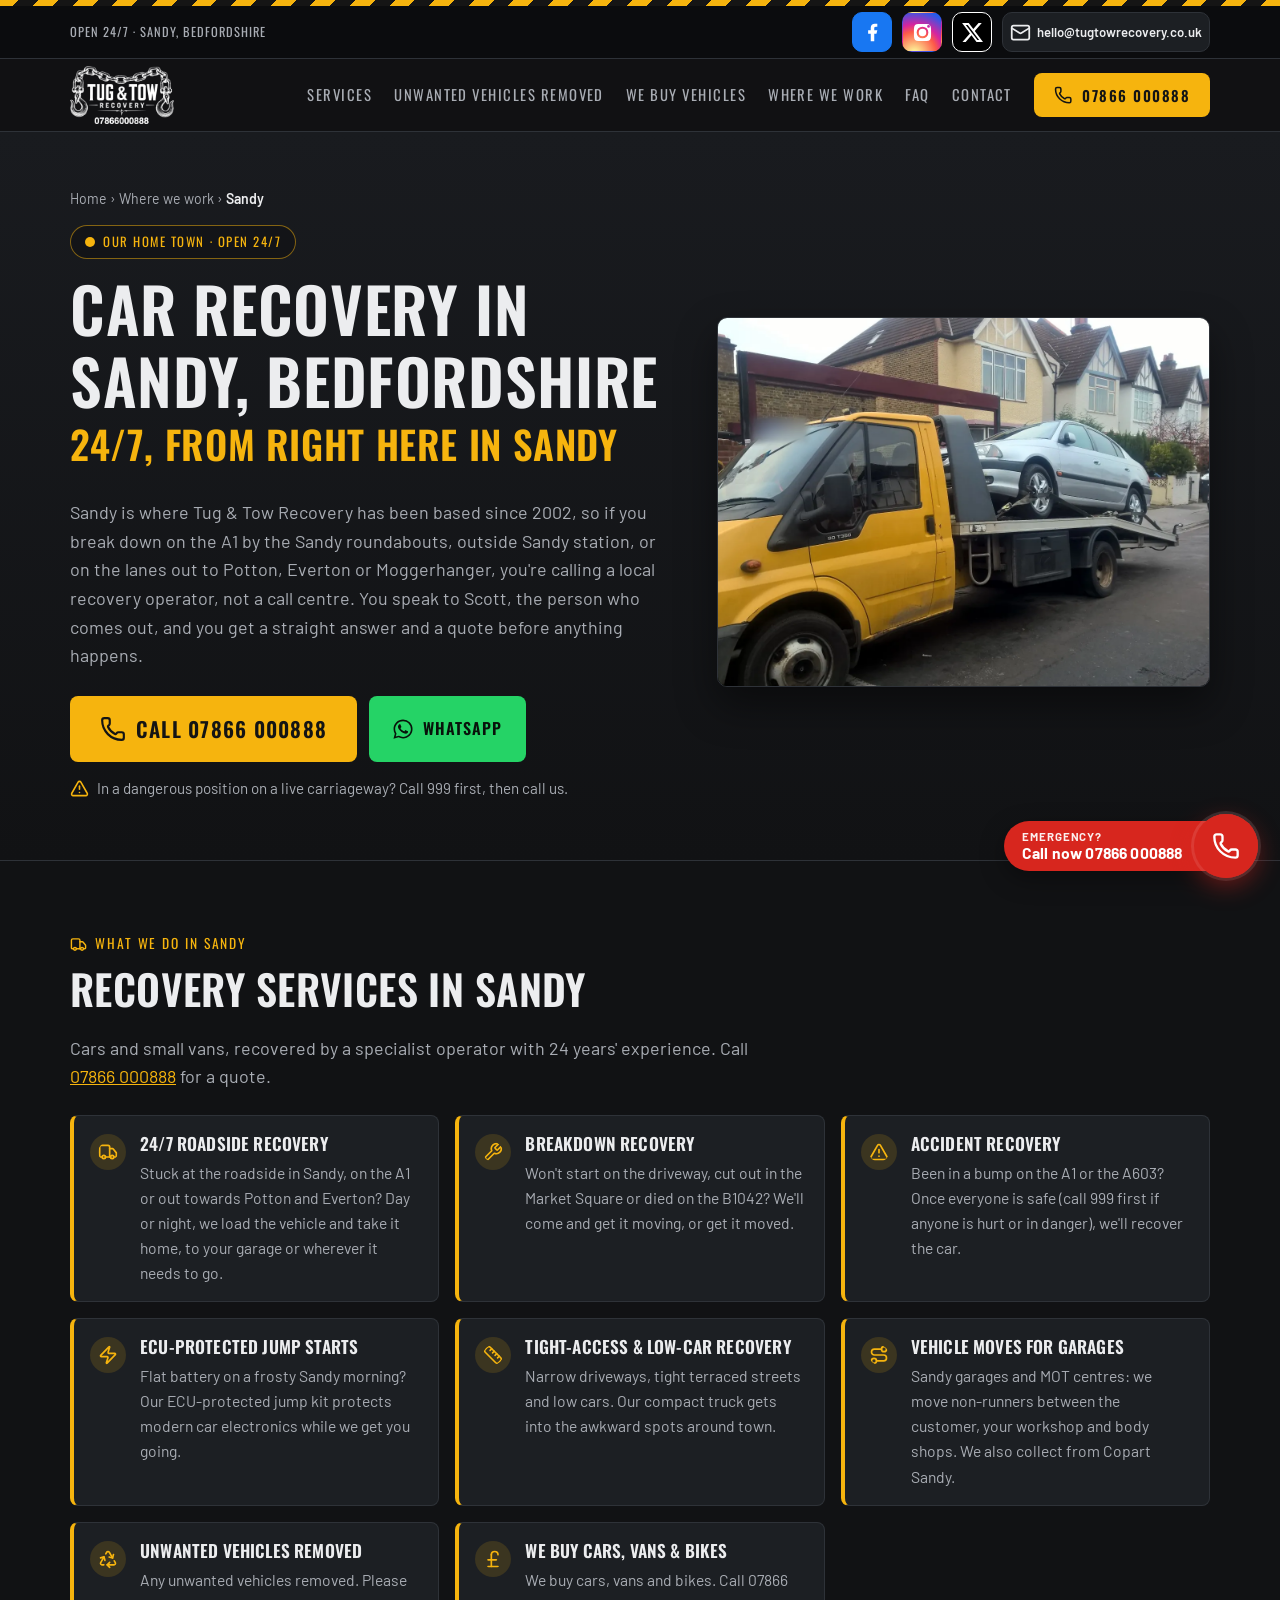
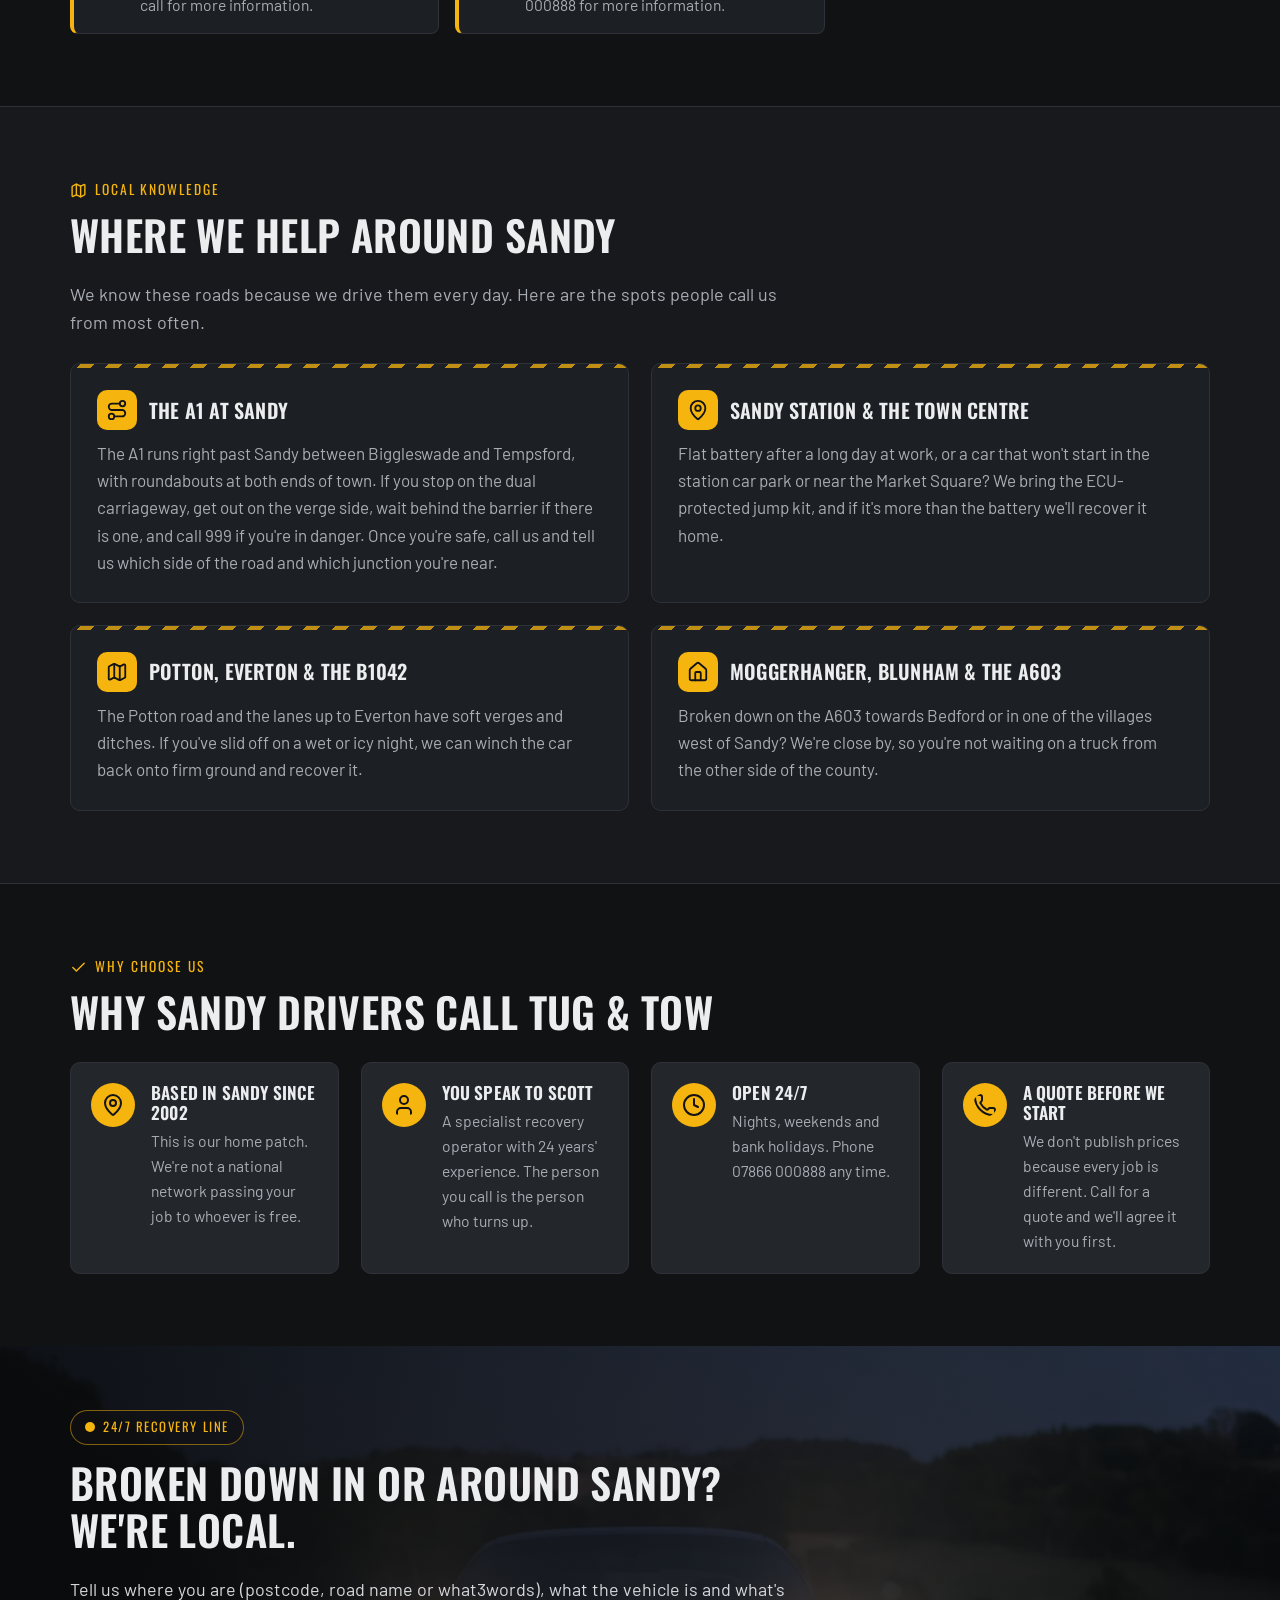
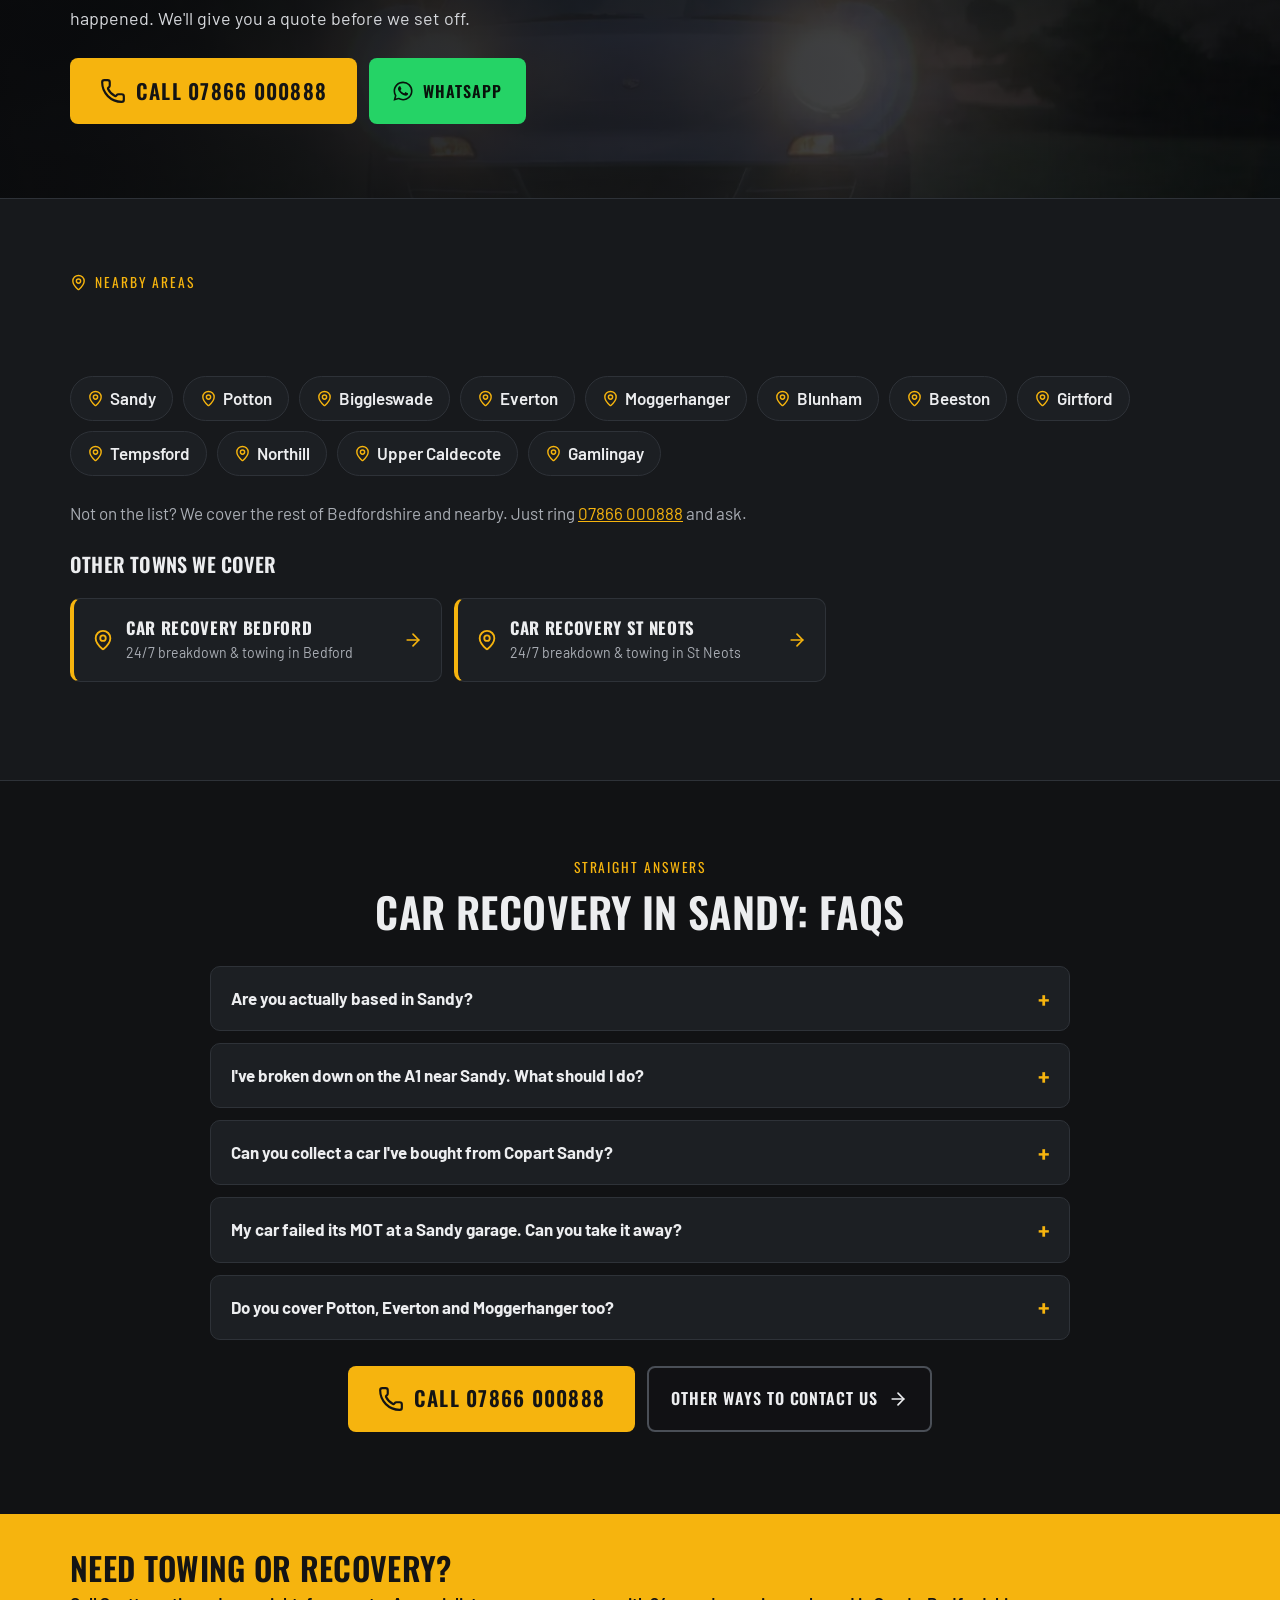
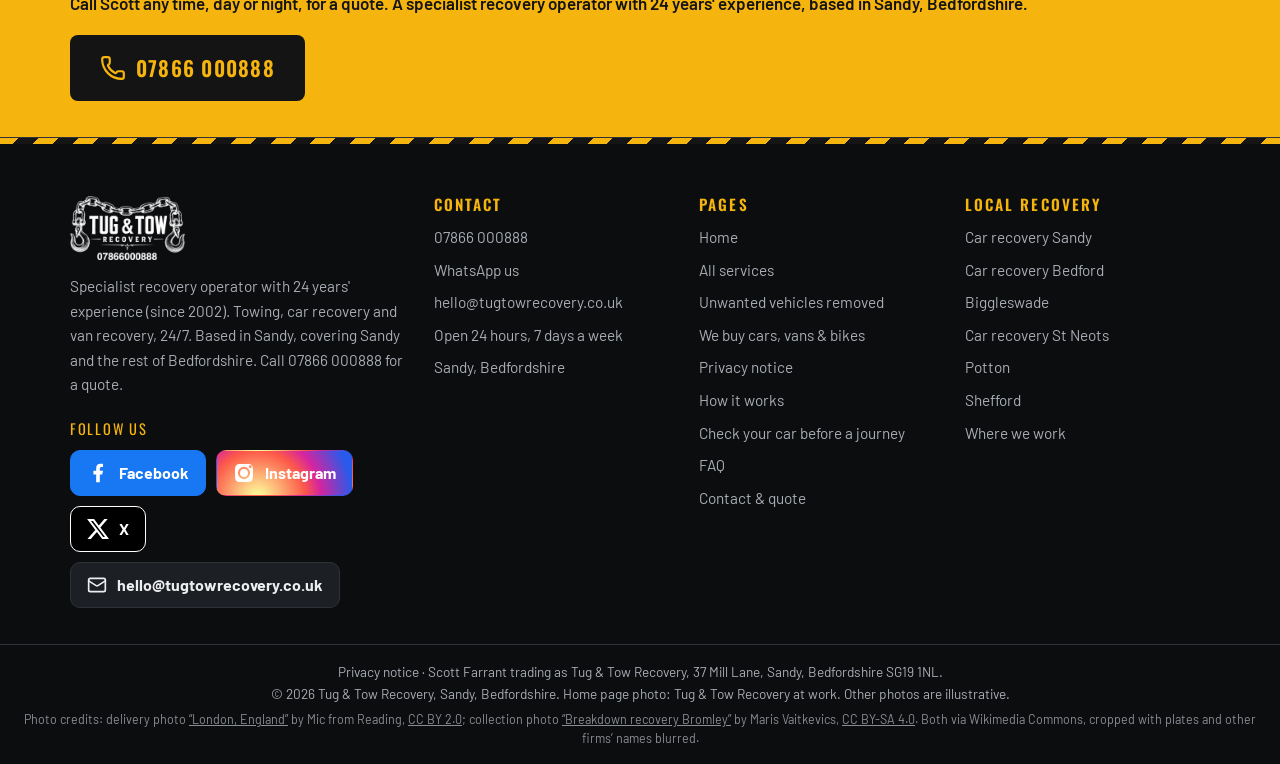
<file: car-recovery-sandy.html>
<!DOCTYPE html>
<html lang="en-GB">
<head>
<meta charset="utf-8">
<meta name="viewport" content="width=device-width, initial-scale=1, viewport-fit=cover">
<title>Car Recovery Sandy, Bedfordshire | 24/7 Breakdown &amp; Towing | Tug &amp; Tow Recovery</title>
<meta name="description" content="24/7 car and van recovery in Sandy, Bedfordshire, from a local operator here since 2002. A1, Potton, Biggleswade, Everton. Call 07866 000888 for a quote.">
<link rel="canonical" href="https://tugtowrecovery.co.uk/car-recovery-sandy.html">
<meta name="theme-color" content="#111214">
<meta name="author" content="Tug &amp; Tow Recovery">
<meta property="og:type" content="website">
<meta property="og:site_name" content="Tug &amp; Tow Recovery">
<meta property="og:locale" content="en_GB">
<meta property="og:title" content="Car Recovery Sandy, Bedfordshire | 24/7 Breakdown &amp; Towing | Tug &amp; Tow Recovery">
<meta property="og:description" content="24/7 car and van recovery in Sandy, Bedfordshire, from a local operator here since 2002. A1, Potton, Biggleswade, Everton. Call 07866 000888 for a quote.">
<meta property="og:url" content="https://tugtowrecovery.co.uk/car-recovery-sandy.html">
<meta property="og:image" content="https://tugtowrecovery.co.uk/assets/og-image.jpg">
<meta property="og:image:width" content="1200"><meta property="og:image:height" content="630">
<meta property="og:image:alt" content="Recovery truck loading a car on a country road at dusk">
<meta name="twitter:card" content="summary_large_image">
<meta name="twitter:title" content="Car Recovery Sandy, Bedfordshire | 24/7 Breakdown &amp; Towing | Tug &amp; Tow Recovery">
<meta name="twitter:description" content="24/7 car and van recovery in Sandy, Bedfordshire, from a local operator here since 2002. A1, Potton, Biggleswade, Everton. Call 07866 000888 for a quote.">
<meta name="twitter:image" content="https://tugtowrecovery.co.uk/assets/og-image.jpg">
<link rel="icon" type="image/png" href="favicon.png">
<link rel="apple-touch-icon" href="favicon.png">
<link rel="preconnect" href="https://fonts.googleapis.com">
<link rel="preconnect" href="https://fonts.gstatic.com" crossorigin>
<link rel="stylesheet" href="https://fonts.googleapis.com/css2?family=Oswald:wght@500;600;700&amp;family=Barlow:wght@400;500;600;700&amp;display=swap">

<link rel="stylesheet" href="assets/css/style.css">
<script type="application/ld+json">{
 "@context": "https://schema.org",
 "@type": "AutomotiveBusiness",
 "@id": "https://tugtowrecovery.co.uk/#business",
 "name": "Tug & Tow Recovery",
 "alternateName": "Tug and Tow Recovery",
 "description": "Specialist recovery operator with 24 years' experience. 24/7 towing, car recovery and van recovery based in Sandy, Bedfordshire, since 2002. Breakdown and accident recovery, ECU-safe jump starts, low-car and tight-access recovery across Bedfordshire. Call 07866 000888 for a quote.",
 "slogan": "Local towing and recovery from Sandy since 2002",
 "foundingDate": "2002",
 "url": "https://tugtowrecovery.co.uk/",
 "telephone": "+44 7866 000888",
 "email": "hello@tugtowrecovery.co.uk",
 "logo": "https://tugtowrecovery.co.uk/assets/img/logo-white.png",
 "image": "https://tugtowrecovery.co.uk/assets/og-image.jpg",
 "address": {
  "@type": "PostalAddress",
  "addressLocality": "Sandy",
  "addressRegion": "Bedfordshire",
  "addressCountry": "GB"
 },
 "openingHoursSpecification": [
  {
   "@type": "OpeningHoursSpecification",
   "dayOfWeek": [
    "Monday",
    "Tuesday",
    "Wednesday",
    "Thursday",
    "Friday",
    "Saturday",
    "Sunday"
   ],
   "opens": "00:00",
   "closes": "23:59"
  }
 ],
 "areaServed": [
  {
   "@type": "City",
   "name": "Sandy"
  },
  {
   "@type": "AdministrativeArea",
   "name": "Bedfordshire"
  },
  {
   "@type": "City",
   "name": "Bedford"
  },
  {
   "@type": "City",
   "name": "Biggleswade"
  },
  {
   "@type": "City",
   "name": "St Neots"
  },
  {
   "@type": "City",
   "name": "Potton"
  },
  {
   "@type": "City",
   "name": "Shefford"
  }
 ],
 "knowsAbout": [
  "Towing",
  "Car recovery",
  "Van recovery",
  "Breakdown recovery",
  "Accident recovery",
  "Jump starts",
  "Low car recovery",
  "Tight-access recovery",
  "Vehicle delivery",
  "Overturned vehicle recovery",
  "Off-road recovery",
  "Unwanted vehicle removal",
  "Buying cars, vans and bikes"
 ],
 "sameAs": [
  "https://facebook.com/1238711935993019",
  "https://www.instagram.com/tugtowrecovery/",
  "https://x.com/tugtowrecovery"
 ],
 "contactPoint": [
  {
   "@type": "ContactPoint",
   "telephone": "+44 7866 000888",
   "contactType": "customer service",
   "areaServed": "Bedfordshire",
   "availableLanguage": "English",
   "hoursAvailable": {
    "@type": "OpeningHoursSpecification",
    "dayOfWeek": [
     "Monday",
     "Tuesday",
     "Wednesday",
     "Thursday",
     "Friday",
     "Saturday",
     "Sunday"
    ],
    "opens": "00:00",
    "closes": "23:59"
   }
  }
 ],
 "hasOfferCatalog": {
  "@type": "OfferCatalog",
  "name": "Recovery and transport services",
  "itemListElement": [
   {
    "@type": "OfferCatalog",
    "name": "Breakdown & roadside",
    "itemListElement": [
     {
      "@type": "Offer",
      "itemOffered": {
       "@type": "Service",
       "name": "Car breakdown recovery",
       "areaServed": {
        "@type": "AdministrativeArea",
        "name": "Bedfordshire"
       }
      }
     },
     {
      "@type": "Offer",
      "itemOffered": {
       "@type": "Service",
       "name": "Dead battery & ECU-protected jump starts",
       "areaServed": {
        "@type": "AdministrativeArea",
        "name": "Bedfordshire"
       }
      }
     },
     {
      "@type": "Offer",
      "itemOffered": {
       "@type": "Service",
       "name": "Battery service",
       "areaServed": {
        "@type": "AdministrativeArea",
        "name": "Bedfordshire"
       }
      }
     },
     {
      "@type": "Offer",
      "itemOffered": {
       "@type": "Service",
       "name": "Flat tyre & tyre change",
       "areaServed": {
        "@type": "AdministrativeArea",
        "name": "Bedfordshire"
       }
      }
     },
     {
      "@type": "Offer",
      "itemOffered": {
       "@type": "Service",
       "name": "Keys locked in the car",
       "areaServed": {
        "@type": "AdministrativeArea",
        "name": "Bedfordshire"
       }
      }
     },
     {
      "@type": "Offer",
      "itemOffered": {
       "@type": "Service",
       "name": "Out of fuel (cars & motorbikes)",
       "areaServed": {
        "@type": "AdministrativeArea",
        "name": "Bedfordshire"
       }
      }
     },
     {
      "@type": "Offer",
      "itemOffered": {
       "@type": "Service",
       "name": "Wrong fuel & fuel contamination",
       "areaServed": {
        "@type": "AdministrativeArea",
        "name": "Bedfordshire"
       }
      }
     },
     {
      "@type": "Offer",
      "itemOffered": {
       "@type": "Service",
       "name": "Car diagnostics",
       "areaServed": {
        "@type": "AdministrativeArea",
        "name": "Bedfordshire"
       }
      }
     }
    ]
   },
   {
    "@type": "OfferCatalog",
    "name": "Towing, car & van recovery",
    "itemListElement": [
     {
      "@type": "Offer",
      "itemOffered": {
       "@type": "Service",
       "name": "Car recovery",
       "areaServed": {
        "@type": "AdministrativeArea",
        "name": "Bedfordshire"
       }
      }
     },
     {
      "@type": "Offer",
      "itemOffered": {
       "@type": "Service",
       "name": "Van recovery",
       "areaServed": {
        "@type": "AdministrativeArea",
        "name": "Bedfordshire"
       }
      }
     },
     {
      "@type": "Offer",
      "itemOffered": {
       "@type": "Service",
       "name": "Car & van towing",
       "areaServed": {
        "@type": "AdministrativeArea",
        "name": "Bedfordshire"
       }
      }
     },
     {
      "@type": "Offer",
      "itemOffered": {
       "@type": "Service",
       "name": "Accident recovery",
       "areaServed": {
        "@type": "AdministrativeArea",
        "name": "Bedfordshire"
       }
      }
     },
     {
      "@type": "Offer",
      "itemOffered": {
       "@type": "Service",
       "name": "Stuck in mud or off the road",
       "areaServed": {
        "@type": "AdministrativeArea",
        "name": "Bedfordshire"
       }
      }
     },
     {
      "@type": "Offer",
      "itemOffered": {
       "@type": "Service",
       "name": "Overturned car & van recovery",
       "areaServed": {
        "@type": "AdministrativeArea",
        "name": "Bedfordshire"
       }
      }
     },
     {
      "@type": "Offer",
      "itemOffered": {
       "@type": "Service",
       "name": "Winching",
       "areaServed": {
        "@type": "AdministrativeArea",
        "name": "Bedfordshire"
       }
      }
     },
     {
      "@type": "Offer",
      "itemOffered": {
       "@type": "Service",
       "name": "Motorcycle recovery",
       "areaServed": {
        "@type": "AdministrativeArea",
        "name": "Bedfordshire"
       }
      }
     },
     {
      "@type": "Offer",
      "itemOffered": {
       "@type": "Service",
       "name": "Low-car & tight-access recovery",
       "areaServed": {
        "@type": "AdministrativeArea",
        "name": "Bedfordshire"
       }
      }
     },
     {
      "@type": "Offer",
      "itemOffered": {
       "@type": "Service",
       "name": "Classic, modified & awkward vehicles",
       "areaServed": {
        "@type": "AdministrativeArea",
        "name": "Bedfordshire"
       }
      }
     }
    ]
   },
   {
    "@type": "OfferCatalog",
    "name": "Collection, delivery & transport",
    "itemListElement": [
     {
      "@type": "Offer",
      "itemOffered": {
       "@type": "Service",
       "name": "Local vehicle delivery",
       "areaServed": {
        "@type": "AdministrativeArea",
        "name": "Bedfordshire"
       }
      }
     },
     {
      "@type": "Offer",
      "itemOffered": {
       "@type": "Service",
       "name": "Used car collection & delivery",
       "areaServed": {
        "@type": "AdministrativeArea",
        "name": "Bedfordshire"
       }
      }
     },
     {
      "@type": "Offer",
      "itemOffered": {
       "@type": "Service",
       "name": "Taking cars to dealers & garages",
       "areaServed": {
        "@type": "AdministrativeArea",
        "name": "Bedfordshire"
       }
      }
     },
     {
      "@type": "Offer",
      "itemOffered": {
       "@type": "Service",
       "name": "New car collection & delivery",
       "areaServed": {
        "@type": "AdministrativeArea",
        "name": "Bedfordshire"
       }
      }
     },
     {
      "@type": "Offer",
      "itemOffered": {
       "@type": "Service",
       "name": "Local vehicle moves",
       "areaServed": {
        "@type": "AdministrativeArea",
        "name": "Bedfordshire"
       }
      }
     },
     {
      "@type": "Offer",
      "itemOffered": {
       "@type": "Service",
       "name": "Damaged & non-runner delivery",
       "areaServed": {
        "@type": "AdministrativeArea",
        "name": "Bedfordshire"
       }
      }
     },
     {
      "@type": "Offer",
      "itemOffered": {
       "@type": "Service",
       "name": "Copart Sandy collections",
       "areaServed": {
        "@type": "AdministrativeArea",
        "name": "Bedfordshire"
       }
      }
     }
    ]
   },
   {
    "@type": "OfferCatalog",
    "name": "Vehicle removal & collection",
    "itemListElement": [
     {
      "@type": "Offer",
      "itemOffered": {
       "@type": "Service",
       "name": "Unwanted vehicles removed",
       "areaServed": {
        "@type": "AdministrativeArea",
        "name": "Bedfordshire"
       }
      }
     },
     {
      "@type": "Offer",
      "itemOffered": {
       "@type": "Service",
       "name": "We buy cars, vans & bikes",
       "areaServed": {
        "@type": "AdministrativeArea",
        "name": "Bedfordshire"
       }
      }
     },
     {
      "@type": "Offer",
      "itemOffered": {
       "@type": "Service",
       "name": "Untaxed vehicle removal",
       "areaServed": {
        "@type": "AdministrativeArea",
        "name": "Bedfordshire"
       }
      }
     },
     {
      "@type": "Offer",
      "itemOffered": {
       "@type": "Service",
       "name": "Obstruction removal",
       "areaServed": {
        "@type": "AdministrativeArea",
        "name": "Bedfordshire"
       }
      }
     },
     {
      "@type": "Offer",
      "itemOffered": {
       "@type": "Service",
       "name": "Private land vehicle removal",
       "areaServed": {
        "@type": "AdministrativeArea",
        "name": "Bedfordshire"
       }
      }
     },
     {
      "@type": "Offer",
      "itemOffered": {
       "@type": "Service",
       "name": "Repossession, cars & vans",
       "areaServed": {
        "@type": "AdministrativeArea",
        "name": "Bedfordshire"
       }
      }
     }
    ]
   }
  ]
 }
}</script>
<script type="application/ld+json">{
 "@context": "https://schema.org",
 "@type": "AutomotiveBusiness",
 "@id": "https://tugtowrecovery.co.uk/#business",
 "name": "Tug & Tow Recovery",
 "url": "https://tugtowrecovery.co.uk/",
 "telephone": "+44 7866 000888",
 "email": "hello@tugtowrecovery.co.uk",
 "image": "https://tugtowrecovery.co.uk/assets/og-image.jpg",
 "address": {
  "@type": "PostalAddress",
  "addressLocality": "Sandy",
  "addressRegion": "Bedfordshire",
  "addressCountry": "GB"
 },
 "openingHoursSpecification": [
  {
   "@type": "OpeningHoursSpecification",
   "dayOfWeek": [
    "Monday",
    "Tuesday",
    "Wednesday",
    "Thursday",
    "Friday",
    "Saturday",
    "Sunday"
   ],
   "opens": "00:00",
   "closes": "23:59"
  }
 ],
 "areaServed": [
  {
   "@type": "City",
   "name": "Sandy",
   "containedInPlace": {
    "@type": "AdministrativeArea",
    "name": "Bedfordshire"
   }
  },
  {
   "@type": "Place",
   "name": "Potton, Bedfordshire"
  },
  {
   "@type": "Place",
   "name": "Biggleswade, Bedfordshire"
  },
  {
   "@type": "Place",
   "name": "Everton, Bedfordshire"
  },
  {
   "@type": "Place",
   "name": "Moggerhanger, Bedfordshire"
  },
  {
   "@type": "Place",
   "name": "Blunham, Bedfordshire"
  },
  {
   "@type": "Place",
   "name": "Beeston, Bedfordshire"
  },
  {
   "@type": "Place",
   "name": "Girtford, Bedfordshire"
  },
  {
   "@type": "Place",
   "name": "Tempsford, Bedfordshire"
  },
  {
   "@type": "Place",
   "name": "Northill, Bedfordshire"
  },
  {
   "@type": "Place",
   "name": "Upper Caldecote, Bedfordshire"
  },
  {
   "@type": "Place",
   "name": "Gamlingay, Cambridgeshire"
  }
 ]
}</script>
<script type="application/ld+json">{
 "@context": "https://schema.org",
 "@type": "Service",
 "@id": "https://tugtowrecovery.co.uk/car-recovery-sandy.html#service",
 "name": "Car recovery in Sandy",
 "serviceType": "Vehicle recovery and towing",
 "description": "24/7 car and van recovery in Sandy, Bedfordshire, from a local operator here since 2002. A1, Potton, Biggleswade, Everton. Call 07866 000888 for a quote.",
 "provider": {
  "@id": "https://tugtowrecovery.co.uk/#business"
 },
 "areaServed": {
  "@type": "City",
  "name": "Sandy",
  "geo": {
   "@type": "GeoCoordinates",
   "latitude": 52.13,
   "longitude": -0.3
  }
 },
 "availableChannel": {
  "@type": "ServiceChannel",
  "servicePhone": {
   "@type": "ContactPoint",
   "telephone": "+44 7866 000888",
   "contactType": "emergency recovery",
   "hoursAvailable": "Mo-Su 00:00-23:59"
  }
 },
 "hasOfferCatalog": {
  "@type": "OfferCatalog",
  "name": "Recovery services in Sandy",
  "itemListElement": [
   {
    "@type": "Offer",
    "itemOffered": {
     "@type": "Service",
     "name": "24/7 roadside recovery"
    }
   },
   {
    "@type": "Offer",
    "itemOffered": {
     "@type": "Service",
     "name": "Breakdown recovery"
    }
   },
   {
    "@type": "Offer",
    "itemOffered": {
     "@type": "Service",
     "name": "Accident recovery"
    }
   },
   {
    "@type": "Offer",
    "itemOffered": {
     "@type": "Service",
     "name": "ECU-protected jump starts"
    }
   },
   {
    "@type": "Offer",
    "itemOffered": {
     "@type": "Service",
     "name": "Tight-access & low-car recovery"
    }
   },
   {
    "@type": "Offer",
    "itemOffered": {
     "@type": "Service",
     "name": "Vehicle moves for garages"
    }
   },
   {
    "@type": "Offer",
    "itemOffered": {
     "@type": "Service",
     "name": "Unwanted vehicles removed"
    }
   },
   {
    "@type": "Offer",
    "itemOffered": {
     "@type": "Service",
     "name": "We buy cars, vans & bikes"
    }
   }
  ]
 }
}</script>
<script type="application/ld+json">{
 "@context": "https://schema.org",
 "@type": "FAQPage",
 "mainEntity": [
  {
   "@type": "Question",
   "name": "Are you actually based in Sandy?",
   "acceptedAnswer": {
    "@type": "Answer",
    "text": "Yes. Tug & Tow Recovery has been based in Sandy, Bedfordshire, since 2002, a few minutes from the A1. When you call 07866 000888 you speak to Scott directly, not a call centre."
   }
  },
  {
   "@type": "Question",
   "name": "I've broken down on the A1 near Sandy. What should I do?",
   "acceptedAnswer": {
    "@type": "Answer",
    "text": "Get yourself and any passengers safe first. Pull onto the verge or hard strip if you can, put your hazard lights on, get out on the side away from the traffic and wait behind the barrier if there is one. If you're stopped in a live lane or in danger, call 999 first.Once you're safe, call us on 07866 000888 and tell us which carriageway you're on (northbound or southbound) and the nearest junction or landmark. We'll tell you straight away whether we can help and give you a quote."
   }
  },
  {
   "@type": "Question",
   "name": "Can you collect a car I've bought from Copart Sandy?",
   "acceptedAnswer": {
    "@type": "Answer",
    "text": "Yes. We collect vehicles from Copart Sandy, including damaged cars and non-runners, and deliver them wherever you need them. Call 07866 000888 for a quote."
   }
  },
  {
   "@type": "Question",
   "name": "My car failed its MOT at a Sandy garage. Can you take it away?",
   "acceptedAnswer": {
    "@type": "Answer",
    "text": "Yes. Any unwanted vehicles removed. Please call 07866 000888 for more information. See unwanted vehicles removed and we buy cars, vans and bikes."
   }
  },
  {
   "@type": "Question",
   "name": "Do you cover Potton, Everton and Moggerhanger too?",
   "acceptedAnswer": {
    "@type": "Answer",
    "text": "Yes. Around Sandy we cover Potton, Everton, Moggerhanger, Blunham, Beeston, Girtford, Tempsford, Northill and Biggleswade, plus Bedford and St Neots. If you're not sure, just ring and ask."
   }
  }
 ]
}</script>
<script type="application/ld+json">{
 "@context": "https://schema.org",
 "@type": "BreadcrumbList",
 "itemListElement": [
  {
   "@type": "ListItem",
   "position": 1,
   "name": "Home",
   "item": "https://tugtowrecovery.co.uk/"
  },
  {
   "@type": "ListItem",
   "position": 2,
   "name": "Car recovery Sandy",
   "item": "https://tugtowrecovery.co.uk/car-recovery-sandy.html"
  }
 ]
}</script>
</head>
<body>
<a class="skip" href="#main">Skip to content</a>
<header class="site-header">
<div class="hazard" aria-hidden="true"></div>
<div class="topbar"><div class="wrap topbar-in"><span class="topbar-note">Open 24/7 · Sandy, Bedfordshire</span><div class="soc-icons soc-icons--top"><a class="b-fb" href="https://facebook.com/1238711935993019" target="_blank" rel="noopener" aria-label="Tug &amp; Tow Recovery on Facebook (opens in a new tab)" title="Facebook"><svg class="icon" viewBox="0 0 24 24" aria-hidden="true" style="fill:currentColor;stroke:none"><path d="M14 13.5h2.5l1-4H14v-2c0-1.03 0-2 2-2h1.5V2.14c-.326-.043-1.557-.14-2.857-.14C11.928 2 10 3.657 10 6.7v2.8H7v4h3V22h4v-8.5z"/></svg></a><a class="b-ig" href="https://www.instagram.com/tugtowrecovery/" target="_blank" rel="noopener" aria-label="Tug &amp; Tow Recovery on Instagram (opens in a new tab)" title="Instagram"><svg class="icon" viewBox="0 0 24 24" aria-hidden="true" style="fill:currentColor;stroke:none"><path d="M12 2.2c3.2 0 3.6 0 4.8.1 3.3.1 4.8 1.7 4.9 4.9.1 1.3.1 1.6.1 4.8s0 3.6-.1 4.8c-.1 3.2-1.7 4.8-4.9 4.9-1.3.1-1.6.1-4.8.1s-3.6 0-4.8-.1c-3.3-.1-4.8-1.7-4.9-4.9C2.2 15.6 2.2 15.2 2.2 12s0-3.6.1-4.8C2.4 3.9 3.9 2.4 7.2 2.3 8.4 2.2 8.8 2.2 12 2.2zm0 3.1a6.7 6.7 0 1 0 0 13.4 6.7 6.7 0 0 0 0-13.4zm0 11a4.3 4.3 0 1 1 0-8.6 4.3 4.3 0 0 1 0 8.6zm6.9-12.8a1.6 1.6 0 1 0 0 3.2 1.6 1.6 0 0 0 0-3.2z"/></svg></a><a class="b-x" href="https://x.com/tugtowrecovery" target="_blank" rel="noopener" aria-label="Tug &amp; Tow Recovery on X (opens in a new tab)" title="X"><svg class="icon" style="fill:currentColor;stroke:none" viewBox="0 0 24 24" aria-hidden="true"><path d="M18.9 1.2h3.7l-8 9.2 9.4 12.4h-7.4l-5.8-7.6-6.6 7.6H.5l8.6-9.8L.1 1.2h7.6l5.2 6.9 6-6.9zm-1.3 19.4h2L6.5 3.3H4.3l13.3 17.3z"/></svg></a><a class="soc-mail" href="mailto:hello@tugtowrecovery.co.uk" aria-label="Email hello@tugtowrecovery.co.uk" title="Email"><svg class="icon" viewBox="0 0 24 24" aria-hidden="true" focusable="false"><rect width="20" height="16" x="2" y="4" rx="2"/><path d="m22 7-8.97 5.7a1.94 1.94 0 0 1-2.06 0L2 7"/></svg><span>hello@tugtowrecovery.co.uk</span></a></div></div></div>
<div class="wrap header-bar">
 <a class="brand" href="index.html" aria-label="Tug &amp; Tow Recovery – home"><img src="assets/img/logo-white.png" alt="Tug &amp; Tow Recovery" width="560" height="311"></a>
 <nav class="nav" aria-label="Main"><a href="index.html#services">Services</a><a href="free-vehicle-collection.html">Unwanted vehicles removed</a><a href="we-buy-any-vehicle.html">We buy vehicles</a><a href="where-we-work.html">Where we work</a><a href="index.html#faq">FAQ</a><a href="contact.html">Contact</a><a class="btn btn--call" href="tel:07866000888"><svg class="icon" viewBox="0 0 24 24" aria-hidden="true" focusable="false"><path d="M13.832 16.568a1 1 0 0 0 1.213-.303l.355-.465A2 2 0 0 1 17 15h3a2 2 0 0 1 2 2v3a2 2 0 0 1-2 2A18 18 0 0 1 2 4a2 2 0 0 1 2-2h3a2 2 0 0 1 2 2v3a2 2 0 0 1-.8 1.6l-.468.351a1 1 0 0 0-.292 1.233 14 14 0 0 0 6.392 6.384"/></svg>07866 000888</a></nav>
 <div class="header-mobile">
  <a class="header-call" href="tel:07866000888" aria-label="Call 07866 000888"><svg class="icon" viewBox="0 0 24 24" aria-hidden="true" focusable="false"><path d="M13.832 16.568a1 1 0 0 0 1.213-.303l.355-.465A2 2 0 0 1 17 15h3a2 2 0 0 1 2 2v3a2 2 0 0 1-2 2A18 18 0 0 1 2 4a2 2 0 0 1 2-2h3a2 2 0 0 1 2 2v3a2 2 0 0 1-.8 1.6l-.468.351a1 1 0 0 0-.292 1.233 14 14 0 0 0 6.392 6.384"/></svg>Call</a>
  <button class="menu-btn" type="button" aria-expanded="false" aria-controls="mobile-nav"><svg class="icon" viewBox="0 0 24 24" aria-hidden="true" focusable="false"><path d="M4 5h16"/><path d="M4 12h16"/><path d="M4 19h16"/></svg><span>Menu</span></button>
 </div>
</div>
<nav id="mobile-nav" class="mobile-nav" aria-label="Mobile"><a href="index.html">Home</a><a href="services.html">All services</a><a href="free-vehicle-collection.html">Unwanted vehicles removed</a><a href="we-buy-any-vehicle.html">We buy cars, vans &amp; bikes</a><a href="index.html#checks">Car checks</a><a href="where-we-work.html">Where we work</a><a href="index.html#faq">FAQ</a><a href="contact.html">Contact</a></nav>
</header>

<main id="main">
<section class="page-hero split-hero town-hero" aria-labelledby="town-h1">
 <div class="wrap split">
  <div>
   <nav class="crumbs" aria-label="Breadcrumb"><a href="index.html">Home</a> <span aria-hidden="true">›</span> <a href="where-we-work.html">Where we work</a> <span aria-hidden="true">›</span> <span aria-current="page">Sandy</span></nav>
   <span class="badge"><span class="beacon" aria-hidden="true"></span>Our home town · Open 24/7</span>
   <h1 id="town-h1">Car Recovery in Sandy, Bedfordshire <span>24/7, from right here in Sandy</span></h1>
   <p class="lead">Sandy is where Tug &amp; Tow Recovery has been based since 2002, so if you break down on the A1 by the Sandy roundabouts, outside Sandy station, or on the lanes out to Potton, Everton or Moggerhanger, you're calling a local recovery operator, not a call centre. You speak to Scott, the person who comes out, and you get a straight answer and a quote before anything happens.</p>
   <div class="hero-ctas">
    <a class="btn btn--call btn--xl" href="tel:07866000888"><svg class="icon" viewBox="0 0 24 24" aria-hidden="true" focusable="false"><path d="M13.832 16.568a1 1 0 0 0 1.213-.303l.355-.465A2 2 0 0 1 17 15h3a2 2 0 0 1 2 2v3a2 2 0 0 1-2 2A18 18 0 0 1 2 4a2 2 0 0 1 2-2h3a2 2 0 0 1 2 2v3a2 2 0 0 1-.8 1.6l-.468.351a1 1 0 0 0-.292 1.233 14 14 0 0 0 6.392 6.384"/></svg>Call 07866 000888</a>
    <a class="btn btn--wa" href="https://wa.me/447866000888" rel="noopener" target="_blank"><svg class="icon" viewBox="0 0 24 24" aria-hidden="true" style="fill:currentColor;stroke:none"><path d="M17.47 14.38c-.3-.15-1.76-.87-2.03-.97-.27-.1-.47-.15-.67.15-.2.3-.77.97-.94 1.17-.17.2-.35.22-.65.07-.3-.15-1.26-.46-2.4-1.48-.89-.79-1.49-1.77-1.66-2.07-.17-.3-.02-.46.13-.61.13-.13.3-.35.45-.52.15-.17.2-.3.3-.5.1-.2.05-.37-.03-.52-.07-.15-.67-1.61-.92-2.21-.24-.58-.49-.5-.67-.51h-.57c-.2 0-.52.07-.79.37-.27.3-1.04 1.02-1.04 2.48s1.07 2.88 1.21 3.08c.15.2 2.1 3.2 5.08 4.49.71.31 1.26.49 1.69.63.71.23 1.36.2 1.87.12.57-.09 1.76-.72 2.01-1.41.25-.69.25-1.29.17-1.41-.07-.12-.27-.2-.57-.35zM12.05 21.5h-.01a9.45 9.45 0 0 1-4.82-1.32l-.35-.21-3.58.94.96-3.49-.23-.36a9.43 9.43 0 0 1-1.45-5.03c0-5.22 4.25-9.47 9.48-9.47 2.53 0 4.91.99 6.7 2.78a9.41 9.41 0 0 1 2.77 6.7c0 5.23-4.25 9.47-9.47 9.47zm8.06-17.53A11.33 11.33 0 0 0 12.05.63C5.77.63.66 5.74.66 12.02c0 2.01.52 3.97 1.52 5.69L.57 23.6l6.04-1.58a11.37 11.37 0 0 0 5.44 1.39h.01c6.28 0 11.39-5.11 11.39-11.39 0-3.04-1.18-5.9-3.34-8.05z"/></svg>WhatsApp</a>
   </div>
   <p class="hero-note"><svg class="icon" viewBox="0 0 24 24" aria-hidden="true" focusable="false"><path d="m21.73 18-8-14a2 2 0 0 0-3.48 0l-8 14A2 2 0 0 0 4 21h16a2 2 0 0 0 1.73-3"/><path d="M12 9v4"/><path d="M12 17h.01"/></svg><span>In a dangerous position on a live carriageway? Call 999 first, then call us.</span></p>
  </div>
  <div class="split-img"><picture><source srcset="assets/img/free-collection.webp" type="image/webp"><img src="assets/img/free-collection.jpg" alt="Hatchback strapped onto a small tilt-bed recovery truck on a residential street (illustrative photo)" width="1377" height="918" fetchpriority="high"></picture></div>
 </div>
</section>

<section class="section" id="services" aria-labelledby="svc-h">
 <div class="wrap">
  <span class="eyebrow"><svg class="icon" viewBox="0 0 24 24" aria-hidden="true" focusable="false"><path d="M14 18V6a2 2 0 0 0-2-2H4a2 2 0 0 0-2 2v11a1 1 0 0 0 1 1h2"/><path d="M15 18H9"/><path d="M19 18h2a1 1 0 0 0 1-1v-3.65a1 1 0 0 0-.22-.624l-3.48-4.35A1 1 0 0 0 17.52 8H14"/><circle cx="17" cy="18" r="2"/><circle cx="7" cy="18" r="2"/></svg>What we do in Sandy</span>
  <h2 id="svc-h">Recovery services in Sandy</h2>
  <p class="lead">Cars and small vans, recovered by a specialist operator with 24 years' experience. Call <a href="tel:07866000888">07866 000888</a> for a quote.</p>
  <div class="svc-list town-svc"><div class="svc"><svg class="icon svc-ic" viewBox="0 0 24 24" aria-hidden="true" focusable="false"><path d="M14 18V6a2 2 0 0 0-2-2H4a2 2 0 0 0-2 2v11a1 1 0 0 0 1 1h2"/><path d="M15 18H9"/><path d="M19 18h2a1 1 0 0 0 1-1v-3.65a1 1 0 0 0-.22-.624l-3.48-4.35A1 1 0 0 0 17.52 8H14"/><circle cx="17" cy="18" r="2"/><circle cx="7" cy="18" r="2"/></svg><h3>24/7 roadside recovery</h3><p>Stuck at the roadside in Sandy, on the A1 or out towards Potton and Everton? Day or night, we load the vehicle and take it home, to your garage or wherever it needs to go.</p></div><div class="svc"><svg class="icon svc-ic" viewBox="0 0 24 24" aria-hidden="true" focusable="false"><path d="M14.7 6.3a1 1 0 0 0 0 1.4l1.6 1.6a1 1 0 0 0 1.4 0l3.77-3.77a6 6 0 0 1-7.94 7.94l-6.91 6.91a2.12 2.12 0 0 1-3-3l6.91-6.91a6 6 0 0 1 7.94-7.94l-3.76 3.76z"/></svg><h3>Breakdown recovery</h3><p>Won't start on the driveway, cut out in the Market Square or died on the B1042? We'll come and get it moving, or get it moved.</p></div><div class="svc"><svg class="icon svc-ic" viewBox="0 0 24 24" aria-hidden="true" focusable="false"><path d="m21.73 18-8-14a2 2 0 0 0-3.48 0l-8 14A2 2 0 0 0 4 21h16a2 2 0 0 0 1.73-3"/><path d="M12 9v4"/><path d="M12 17h.01"/></svg><h3>Accident recovery</h3><p>Been in a bump on the A1 or the A603? Once everyone is safe (call 999 first if anyone is hurt or in danger), we'll recover the car.</p></div><div class="svc"><svg class="icon svc-ic" viewBox="0 0 24 24" aria-hidden="true" focusable="false"><path d="M4 14a1 1 0 0 1-.78-1.63l9.9-10.2a.5.5 0 0 1 .86.46l-1.92 6.02A1 1 0 0 0 13 10h7a1 1 0 0 1 .78 1.63l-9.9 10.2a.5.5 0 0 1-.86-.46l1.92-6.02A1 1 0 0 0 11 14z"/></svg><h3>ECU-protected jump starts</h3><p>Flat battery on a frosty Sandy morning? Our ECU-protected jump kit protects modern car electronics while we get you going.</p></div><div class="svc"><svg class="icon svc-ic" viewBox="0 0 24 24" aria-hidden="true" focusable="false"><path d="M21.3 15.3a2.4 2.4 0 0 1 0 3.4l-2.6 2.6a2.4 2.4 0 0 1-3.4 0L2.7 8.7a2.41 2.41 0 0 1 0-3.4l2.6-2.6a2.41 2.41 0 0 1 3.4 0Z"/><path d="m14.5 12.5 2-2"/><path d="m11.5 9.5 2-2"/><path d="m8.5 6.5 2-2"/><path d="m17.5 15.5 2-2"/></svg><h3>Tight-access &amp; low-car recovery</h3><p>Narrow driveways, tight terraced streets and low cars. Our compact truck gets into the awkward spots around town.</p></div><div class="svc"><svg class="icon svc-ic" viewBox="0 0 24 24" aria-hidden="true" focusable="false"><circle cx="6" cy="19" r="3"/><path d="M9 19h8.5a3.5 3.5 0 0 0 0-7h-11a3.5 3.5 0 0 1 0-7H15"/><circle cx="18" cy="5" r="3"/></svg><h3>Vehicle moves for garages</h3><p>Sandy garages and MOT centres: we move non-runners between the customer, your workshop and body shops. We also collect from Copart Sandy.</p></div><div class="svc"><svg class="icon svc-ic" viewBox="0 0 24 24" aria-hidden="true" focusable="false"><path d="M7 19H4.815a1.83 1.83 0 0 1-1.57-.881 1.785 1.785 0 0 1-.004-1.784L7.196 9.5"/><path d="M11 19h8.203a1.83 1.83 0 0 0 1.556-.89 1.784 1.784 0 0 0 0-1.775l-1.226-2.12"/><path d="m14 16-3 3 3 3"/><path d="M8.293 13.596 7.196 9.5 3.1 10.598"/><path d="m9.344 5.811 1.093-1.892A1.83 1.83 0 0 1 11.985 3a1.784 1.784 0 0 1 1.546.888l3.943 6.843"/><path d="m13.378 9.633 4.096 1.098 1.097-4.096"/></svg><h3>Unwanted vehicles removed</h3><p>Any unwanted vehicles removed. Please call for more information.</p></div><div class="svc"><svg class="icon svc-ic" viewBox="0 0 24 24" aria-hidden="true" focusable="false"><path d="M18 7c0-5.333-8-5.333-8 0"/><path d="M10 7v14"/><path d="M6 21h12"/><path d="M6 13h10"/></svg><h3>We buy cars, vans &amp; bikes</h3><p>We buy cars, vans and bikes. Call 07866 000888 for more information.</p></div></div>
 </div>
</section>

<section class="section section--alt" id="local" aria-labelledby="local-h">
 <div class="wrap">
  <span class="eyebrow"><svg class="icon" viewBox="0 0 24 24" aria-hidden="true" focusable="false"><path d="M14.106 5.553a2 2 0 0 0 1.788 0l3.659-1.83A1 1 0 0 1 21 4.619v12.764a1 1 0 0 1-.553.894l-4.553 2.277a2 2 0 0 1-1.788 0l-4.212-2.106a2 2 0 0 0-1.788 0l-3.659 1.83A1 1 0 0 1 3 19.381V6.618a1 1 0 0 1 .553-.894l4.553-2.277a2 2 0 0 1 1.788 0z"/><path d="M15 5.764v15"/><path d="M9 3.236v15"/></svg>Local knowledge</span>
  <h2 id="local-h">Where we help around Sandy</h2>
  <p class="lead">We know these roads because we drive them every day. Here are the spots people call us from most often.</p>
  <div class="grid grid-2" style="margin-top:26px"><article class="card local-card"><h3><svg class="icon" viewBox="0 0 24 24" aria-hidden="true" focusable="false"><circle cx="6" cy="19" r="3"/><path d="M9 19h8.5a3.5 3.5 0 0 0 0-7h-11a3.5 3.5 0 0 1 0-7H15"/><circle cx="18" cy="5" r="3"/></svg>The A1 at Sandy</h3><p>The A1 runs right past Sandy between Biggleswade and Tempsford, with roundabouts at both ends of town. If you stop on the dual carriageway, get out on the verge side, wait behind the barrier if there is one, and call 999 if you're in danger. Once you're safe, call us and tell us which side of the road and which junction you're near.</p></article><article class="card local-card"><h3><svg class="icon" viewBox="0 0 24 24" aria-hidden="true" focusable="false"><path d="M20 10c0 4.993-5.539 10.193-7.399 11.799a1 1 0 0 1-1.202 0C9.539 20.193 4 14.993 4 10a8 8 0 0 1 16 0"/><circle cx="12" cy="10" r="3"/></svg>Sandy station &amp; the town centre</h3><p>Flat battery after a long day at work, or a car that won't start in the station car park or near the Market Square? We bring the ECU-protected jump kit, and if it's more than the battery we'll recover it home.</p></article><article class="card local-card"><h3><svg class="icon" viewBox="0 0 24 24" aria-hidden="true" focusable="false"><path d="M14.106 5.553a2 2 0 0 0 1.788 0l3.659-1.83A1 1 0 0 1 21 4.619v12.764a1 1 0 0 1-.553.894l-4.553 2.277a2 2 0 0 1-1.788 0l-4.212-2.106a2 2 0 0 0-1.788 0l-3.659 1.83A1 1 0 0 1 3 19.381V6.618a1 1 0 0 1 .553-.894l4.553-2.277a2 2 0 0 1 1.788 0z"/><path d="M15 5.764v15"/><path d="M9 3.236v15"/></svg>Potton, Everton &amp; the B1042</h3><p>The Potton road and the lanes up to Everton have soft verges and ditches. If you've slid off on a wet or icy night, we can winch the car back onto firm ground and recover it.</p></article><article class="card local-card"><h3><svg class="icon" viewBox="0 0 24 24" aria-hidden="true" focusable="false"><path d="M15 21v-8a1 1 0 0 0-1-1h-4a1 1 0 0 0-1 1v8"/><path d="M3 10a2 2 0 0 1 .709-1.528l7-5.999a2 2 0 0 1 2.582 0l7 5.999A2 2 0 0 1 21 10v9a2 2 0 0 1-2 2H5a2 2 0 0 1-2-2z"/></svg>Moggerhanger, Blunham &amp; the A603</h3><p>Broken down on the A603 towards Bedford or in one of the villages west of Sandy? We're close by, so you're not waiting on a truck from the other side of the county.</p></article></div>
 </div>
</section>

<section class="section" id="why" aria-labelledby="why-h">
 <div class="wrap">
  <span class="eyebrow"><svg class="icon" viewBox="0 0 24 24" aria-hidden="true" focusable="false"><path d="M20 6 9 17l-5-5"/></svg>Why choose us</span>
  <h2 id="why-h">Why Sandy drivers call Tug &amp; Tow</h2>
  <div class="grid grid-4 highlights"><div class="hl"><svg class="icon" viewBox="0 0 24 24" aria-hidden="true" focusable="false"><path d="M20 10c0 4.993-5.539 10.193-7.399 11.799a1 1 0 0 1-1.202 0C9.539 20.193 4 14.993 4 10a8 8 0 0 1 16 0"/><circle cx="12" cy="10" r="3"/></svg><div><h3>Based in Sandy since 2002</h3><p>This is our home patch. We're not a national network passing your job to whoever is free.</p></div></div><div class="hl"><svg class="icon" viewBox="0 0 24 24" aria-hidden="true" focusable="false"><path d="M19 21v-2a4 4 0 0 0-4-4H9a4 4 0 0 0-4 4v2"/><circle cx="12" cy="7" r="4"/></svg><div><h3>You speak to Scott</h3><p>A specialist recovery operator with 24 years' experience. The person you call is the person who turns up.</p></div></div><div class="hl"><svg class="icon" viewBox="0 0 24 24" aria-hidden="true" focusable="false"><circle cx="12" cy="12" r="10"/><path d="M12 6v6l4 2"/></svg><div><h3>Open 24/7</h3><p>Nights, weekends and bank holidays. Phone 07866 000888 any time.</p></div></div><div class="hl"><svg class="icon" viewBox="0 0 24 24" aria-hidden="true" focusable="false"><path d="M13.832 16.568a1 1 0 0 0 1.213-.303l.355-.465A2 2 0 0 1 17 15h3a2 2 0 0 1 2 2v3a2 2 0 0 1-2 2A18 18 0 0 1 2 4a2 2 0 0 1 2-2h3a2 2 0 0 1 2 2v3a2 2 0 0 1-.8 1.6l-.468.351a1 1 0 0 0-.292 1.233 14 14 0 0 0 6.392 6.384"/></svg><div><h3>A quote before we start</h3><p>We don't publish prices because every job is different. Call for a quote and we'll agree it with you first.</p></div></div></div>
 </div>
</section>

<section class="emergency town-band" aria-labelledby="band-h">
 <picture><source srcset="assets/img/night-countryside.webp" type="image/webp"><img class="bg" src="assets/img/night-countryside.jpg" alt="" width="1600" height="1067" loading="lazy" decoding="async"></picture>
 <div class="wrap"><div class="emergency-box">
  <span class="badge"><span class="beacon" aria-hidden="true"></span>24/7 recovery line</span>
  <h2 id="band-h" style="margin-top:14px">Broken down in or around Sandy? We're local.</h2>
  <p class="lead" style="color:#d6d8dc">Tell us where you are (postcode, road name or what3words), what the vehicle is and what's happened. We'll give you a quote before we set off.</p>
  <div class="hero-ctas"><a class="btn btn--call btn--xl" href="tel:07866000888"><svg class="icon" viewBox="0 0 24 24" aria-hidden="true" focusable="false"><path d="M13.832 16.568a1 1 0 0 0 1.213-.303l.355-.465A2 2 0 0 1 17 15h3a2 2 0 0 1 2 2v3a2 2 0 0 1-2 2A18 18 0 0 1 2 4a2 2 0 0 1 2-2h3a2 2 0 0 1 2 2v3a2 2 0 0 1-.8 1.6l-.468.351a1 1 0 0 0-.292 1.233 14 14 0 0 0 6.392 6.384"/></svg>Call 07866 000888</a><a class="btn btn--wa" href="https://wa.me/447866000888" rel="noopener" target="_blank"><svg class="icon" viewBox="0 0 24 24" aria-hidden="true" style="fill:currentColor;stroke:none"><path d="M17.47 14.38c-.3-.15-1.76-.87-2.03-.97-.27-.1-.47-.15-.67.15-.2.3-.77.97-.94 1.17-.17.2-.35.22-.65.07-.3-.15-1.26-.46-2.4-1.48-.89-.79-1.49-1.77-1.66-2.07-.17-.3-.02-.46.13-.61.13-.13.3-.35.45-.52.15-.17.2-.3.3-.5.1-.2.05-.37-.03-.52-.07-.15-.67-1.61-.92-2.21-.24-.58-.49-.5-.67-.51h-.57c-.2 0-.52.07-.79.37-.27.3-1.04 1.02-1.04 2.48s1.07 2.88 1.21 3.08c.15.2 2.1 3.2 5.08 4.49.71.31 1.26.49 1.69.63.71.23 1.36.2 1.87.12.57-.09 1.76-.72 2.01-1.41.25-.69.25-1.29.17-1.41-.07-.12-.27-.2-.57-.35zM12.05 21.5h-.01a9.45 9.45 0 0 1-4.82-1.32l-.35-.21-3.58.94.96-3.49-.23-.36a9.43 9.43 0 0 1-1.45-5.03c0-5.22 4.25-9.47 9.48-9.47 2.53 0 4.91.99 6.7 2.78a9.41 9.41 0 0 1 2.77 6.7c0 5.23-4.25 9.47-9.47 9.47zm8.06-17.53A11.33 11.33 0 0 0 12.05.63C5.77.63.66 5.74.66 12.02c0 2.01.52 3.97 1.52 5.69L.57 23.6l6.04-1.58a11.37 11.37 0 0 0 5.44 1.39h.01c6.28 0 11.39-5.11 11.39-11.39 0-3.04-1.18-5.9-3.34-8.05z"/></svg>WhatsApp</a></div>
 </div></div>
</section>

<section class="section section--alt" id="areas" aria-labelledby="areas-h">
 <div class="wrap">
  <span class="eyebrow"><svg class="icon" viewBox="0 0 24 24" aria-hidden="true" focusable="false"><path d="M20 10c0 4.993-5.539 10.193-7.399 11.799a1 1 0 0 1-1.202 0C9.539 20.193 4 14.993 4 10a8 8 0 0 1 16 0"/><circle cx="12" cy="10" r="3"/></svg>Nearby areas</span>
  <h2 id="areas-h">Areas we cover around Sandy</h2>
  <ul class="chips chips--links" aria-label="Areas covered near Sandy"><li><svg class="icon" viewBox="0 0 24 24" aria-hidden="true" focusable="false"><path d="M20 10c0 4.993-5.539 10.193-7.399 11.799a1 1 0 0 1-1.202 0C9.539 20.193 4 14.993 4 10a8 8 0 0 1 16 0"/><circle cx="12" cy="10" r="3"/></svg>Sandy</li><li><svg class="icon" viewBox="0 0 24 24" aria-hidden="true" focusable="false"><path d="M20 10c0 4.993-5.539 10.193-7.399 11.799a1 1 0 0 1-1.202 0C9.539 20.193 4 14.993 4 10a8 8 0 0 1 16 0"/><circle cx="12" cy="10" r="3"/></svg>Potton</li><li><svg class="icon" viewBox="0 0 24 24" aria-hidden="true" focusable="false"><path d="M20 10c0 4.993-5.539 10.193-7.399 11.799a1 1 0 0 1-1.202 0C9.539 20.193 4 14.993 4 10a8 8 0 0 1 16 0"/><circle cx="12" cy="10" r="3"/></svg>Biggleswade</li><li><svg class="icon" viewBox="0 0 24 24" aria-hidden="true" focusable="false"><path d="M20 10c0 4.993-5.539 10.193-7.399 11.799a1 1 0 0 1-1.202 0C9.539 20.193 4 14.993 4 10a8 8 0 0 1 16 0"/><circle cx="12" cy="10" r="3"/></svg>Everton</li><li><svg class="icon" viewBox="0 0 24 24" aria-hidden="true" focusable="false"><path d="M20 10c0 4.993-5.539 10.193-7.399 11.799a1 1 0 0 1-1.202 0C9.539 20.193 4 14.993 4 10a8 8 0 0 1 16 0"/><circle cx="12" cy="10" r="3"/></svg>Moggerhanger</li><li><svg class="icon" viewBox="0 0 24 24" aria-hidden="true" focusable="false"><path d="M20 10c0 4.993-5.539 10.193-7.399 11.799a1 1 0 0 1-1.202 0C9.539 20.193 4 14.993 4 10a8 8 0 0 1 16 0"/><circle cx="12" cy="10" r="3"/></svg>Blunham</li><li><svg class="icon" viewBox="0 0 24 24" aria-hidden="true" focusable="false"><path d="M20 10c0 4.993-5.539 10.193-7.399 11.799a1 1 0 0 1-1.202 0C9.539 20.193 4 14.993 4 10a8 8 0 0 1 16 0"/><circle cx="12" cy="10" r="3"/></svg>Beeston</li><li><svg class="icon" viewBox="0 0 24 24" aria-hidden="true" focusable="false"><path d="M20 10c0 4.993-5.539 10.193-7.399 11.799a1 1 0 0 1-1.202 0C9.539 20.193 4 14.993 4 10a8 8 0 0 1 16 0"/><circle cx="12" cy="10" r="3"/></svg>Girtford</li><li><svg class="icon" viewBox="0 0 24 24" aria-hidden="true" focusable="false"><path d="M20 10c0 4.993-5.539 10.193-7.399 11.799a1 1 0 0 1-1.202 0C9.539 20.193 4 14.993 4 10a8 8 0 0 1 16 0"/><circle cx="12" cy="10" r="3"/></svg>Tempsford</li><li><svg class="icon" viewBox="0 0 24 24" aria-hidden="true" focusable="false"><path d="M20 10c0 4.993-5.539 10.193-7.399 11.799a1 1 0 0 1-1.202 0C9.539 20.193 4 14.993 4 10a8 8 0 0 1 16 0"/><circle cx="12" cy="10" r="3"/></svg>Northill</li><li><svg class="icon" viewBox="0 0 24 24" aria-hidden="true" focusable="false"><path d="M20 10c0 4.993-5.539 10.193-7.399 11.799a1 1 0 0 1-1.202 0C9.539 20.193 4 14.993 4 10a8 8 0 0 1 16 0"/><circle cx="12" cy="10" r="3"/></svg>Upper Caldecote</li><li><svg class="icon" viewBox="0 0 24 24" aria-hidden="true" focusable="false"><path d="M20 10c0 4.993-5.539 10.193-7.399 11.799a1 1 0 0 1-1.202 0C9.539 20.193 4 14.993 4 10a8 8 0 0 1 16 0"/><circle cx="12" cy="10" r="3"/></svg>Gamlingay</li></ul>
  <p class="muted">Not on the list? We cover the rest of Bedfordshire and nearby. Just ring <a href="tel:07866000888">07866 000888</a> and ask.</p>
  <h3 style="margin-top:26px">Other towns we cover</h3>
  <nav class="town-links" aria-label="Areas we cover"><a class="town-link" href="car-recovery-bedford.html"><svg class="icon" viewBox="0 0 24 24" aria-hidden="true" focusable="false"><path d="M20 10c0 4.993-5.539 10.193-7.399 11.799a1 1 0 0 1-1.202 0C9.539 20.193 4 14.993 4 10a8 8 0 0 1 16 0"/><circle cx="12" cy="10" r="3"/></svg><span><strong>Car recovery Bedford</strong><small>24/7 breakdown &amp; towing in Bedford</small></span><svg class="icon" viewBox="0 0 24 24" aria-hidden="true" focusable="false"><path d="M5 12h14"/><path d="m12 5 7 7-7 7"/></svg></a><a class="town-link" href="car-recovery-st-neots.html"><svg class="icon" viewBox="0 0 24 24" aria-hidden="true" focusable="false"><path d="M20 10c0 4.993-5.539 10.193-7.399 11.799a1 1 0 0 1-1.202 0C9.539 20.193 4 14.993 4 10a8 8 0 0 1 16 0"/><circle cx="12" cy="10" r="3"/></svg><span><strong>Car recovery St Neots</strong><small>24/7 breakdown &amp; towing in St Neots</small></span><svg class="icon" viewBox="0 0 24 24" aria-hidden="true" focusable="false"><path d="M5 12h14"/><path d="m12 5 7 7-7 7"/></svg></a></nav>
 </div>
</section>

<section class="section" id="faq" aria-labelledby="faq-h">
 <div class="wrap">
  <div class="center"><span class="eyebrow">Straight answers</span><h2 id="faq-h">Car recovery in Sandy: FAQs</h2></div>
  <div class="faq"><details><summary>Are you actually based in Sandy?</summary><div class="answer"><p>Yes. Tug &amp; Tow Recovery has been based in Sandy, Bedfordshire, since 2002, a few minutes from the A1. When you call <a href="tel:07866000888">07866 000888</a> you speak to Scott directly, not a call centre.</p></div></details><details><summary>I've broken down on the A1 near Sandy. What should I do?</summary><div class="answer"><p>Get yourself and any passengers safe first. Pull onto the verge or hard strip if you can, put your hazard lights on, get out on the side away from the traffic and wait behind the barrier if there is one. <strong>If you're stopped in a live lane or in danger, call 999 first.</strong></p><p>Once you're safe, call us on <a href="tel:07866000888">07866 000888</a> and tell us which carriageway you're on (northbound or southbound) and the nearest junction or landmark. We'll tell you straight away whether we can help and give you a quote.</p></div></details><details><summary>Can you collect a car I've bought from Copart Sandy?</summary><div class="answer"><p>Yes. We collect vehicles from Copart Sandy, including damaged cars and non-runners, and deliver them wherever you need them. Call <a href="tel:07866000888">07866 000888</a> for a quote.</p></div></details><details><summary>My car failed its MOT at a Sandy garage. Can you take it away?</summary><div class="answer"><p>Yes. Any unwanted vehicles removed. Please call <a href="tel:07866000888">07866 000888</a> for more information. See <a href="free-vehicle-collection.html">unwanted vehicles removed</a> and <a href="we-buy-any-vehicle.html">we buy cars, vans and bikes</a>.</p></div></details><details><summary>Do you cover Potton, Everton and Moggerhanger too?</summary><div class="answer"><p>Yes. Around Sandy we cover Potton, Everton, Moggerhanger, Blunham, Beeston, Girtford, Tempsford, Northill and Biggleswade, plus Bedford and St Neots. If you're not sure, just ring and ask.</p></div></details></div>
  <div class="hero-ctas" style="justify-content:center;margin-top:26px"><a class="btn btn--call btn--xl" href="tel:07866000888"><svg class="icon" viewBox="0 0 24 24" aria-hidden="true" focusable="false"><path d="M13.832 16.568a1 1 0 0 0 1.213-.303l.355-.465A2 2 0 0 1 17 15h3a2 2 0 0 1 2 2v3a2 2 0 0 1-2 2A18 18 0 0 1 2 4a2 2 0 0 1 2-2h3a2 2 0 0 1 2 2v3a2 2 0 0 1-.8 1.6l-.468.351a1 1 0 0 0-.292 1.233 14 14 0 0 0 6.392 6.384"/></svg>Call 07866 000888</a><a class="btn btn--ghost" href="contact.html">Other ways to contact us <svg class="icon" viewBox="0 0 24 24" aria-hidden="true" focusable="false"><path d="M5 12h14"/><path d="m12 5 7 7-7 7"/></svg></a></div>
 </div>
</section>
</main>
<section class="cta-strip" aria-label="Call us">
 <div class="wrap">
  <div><h2>Need towing or recovery?</h2><p>Call Scott any time, day or night, for a quote. A specialist recovery operator with 24 years' experience, based in Sandy, Bedfordshire.</p></div>
  <a class="btn btn--xl" href="tel:07866000888"><svg class="icon" viewBox="0 0 24 24" aria-hidden="true" focusable="false"><path d="M13.832 16.568a1 1 0 0 0 1.213-.303l.355-.465A2 2 0 0 1 17 15h3a2 2 0 0 1 2 2v3a2 2 0 0 1-2 2A18 18 0 0 1 2 4a2 2 0 0 1 2-2h3a2 2 0 0 1 2 2v3a2 2 0 0 1-.8 1.6l-.468.351a1 1 0 0 0-.292 1.233 14 14 0 0 0 6.392 6.384"/></svg>07866 000888</a>
 </div>
</section>
<footer class="site-footer">
 <div class="hazard" aria-hidden="true"></div>
 <div class="wrap footer-grid" style="padding-left:20px;padding-right:20px">
  <div>
   <img class="logo" src="assets/img/logo-white.png" alt="Tug &amp; Tow Recovery" width="560" height="311" loading="lazy">
   <p>Specialist recovery operator with 24 years' experience (since 2002). Towing, car recovery and van recovery, 24/7. Based in Sandy, covering Sandy and the rest of Bedfordshire. Call <a href="tel:07866000888">07866 000888</a> for a quote.</p>
   <div class="follow follow--footer"><p class="follow-title">Follow us</p><div class="follow-btns"><a class="b-fb" href="https://facebook.com/1238711935993019" target="_blank" rel="noopener" aria-label="Follow Tug &amp; Tow Recovery on Facebook (opens in a new tab)"><svg class="icon" viewBox="0 0 24 24" aria-hidden="true" style="fill:currentColor;stroke:none"><path d="M14 13.5h2.5l1-4H14v-2c0-1.03 0-2 2-2h1.5V2.14c-.326-.043-1.557-.14-2.857-.14C11.928 2 10 3.657 10 6.7v2.8H7v4h3V22h4v-8.5z"/></svg><span>Facebook</span></a><a class="b-ig" href="https://www.instagram.com/tugtowrecovery/" target="_blank" rel="noopener" aria-label="Follow @tugtowrecovery on Instagram (opens in a new tab)"><svg class="icon" viewBox="0 0 24 24" aria-hidden="true" style="fill:currentColor;stroke:none"><path d="M12 2.2c3.2 0 3.6 0 4.8.1 3.3.1 4.8 1.7 4.9 4.9.1 1.3.1 1.6.1 4.8s0 3.6-.1 4.8c-.1 3.2-1.7 4.8-4.9 4.9-1.3.1-1.6.1-4.8.1s-3.6 0-4.8-.1c-3.3-.1-4.8-1.7-4.9-4.9C2.2 15.6 2.2 15.2 2.2 12s0-3.6.1-4.8C2.4 3.9 3.9 2.4 7.2 2.3 8.4 2.2 8.8 2.2 12 2.2zm0 3.1a6.7 6.7 0 1 0 0 13.4 6.7 6.7 0 0 0 0-13.4zm0 11a4.3 4.3 0 1 1 0-8.6 4.3 4.3 0 0 1 0 8.6zm6.9-12.8a1.6 1.6 0 1 0 0 3.2 1.6 1.6 0 0 0 0-3.2z"/></svg><span>Instagram</span></a><a class="b-x" href="https://x.com/tugtowrecovery" target="_blank" rel="noopener" aria-label="Follow @tugtowrecovery on X (opens in a new tab)"><svg class="icon" style="fill:currentColor;stroke:none" viewBox="0 0 24 24" aria-hidden="true"><path d="M18.9 1.2h3.7l-8 9.2 9.4 12.4h-7.4l-5.8-7.6-6.6 7.6H.5l8.6-9.8L.1 1.2h7.6l5.2 6.9 6-6.9zm-1.3 19.4h2L6.5 3.3H4.3l13.3 17.3z"/></svg><span>X</span></a><a class="b-mail" href="mailto:hello@tugtowrecovery.co.uk" aria-label="Email hello@tugtowrecovery.co.uk"><svg class="icon" viewBox="0 0 24 24" aria-hidden="true" focusable="false"><rect width="20" height="16" x="2" y="4" rx="2"/><path d="m22 7-8.97 5.7a1.94 1.94 0 0 1-2.06 0L2 7"/></svg><span>hello@tugtowrecovery.co.uk</span></a></div></div>
  </div>
  <div>
   <h3>Contact</h3>
   <ul>
    <li><a href="tel:07866000888">07866 000888</a></li>
    <li><a href="https://wa.me/447866000888" rel="noopener" target="_blank">WhatsApp us</a></li>
    <li><a href="mailto:hello@tugtowrecovery.co.uk">hello@tugtowrecovery.co.uk</a></li>
    <li>Open 24 hours, 7 days a week</li>
    <li>Sandy, Bedfordshire</li>
   </ul>
  </div>
  <div>
   <h3>Pages</h3>
   <ul>
    <li><a href="index.html">Home</a></li>
    <li><a href="services.html">All services</a></li>
    <li><a href="free-vehicle-collection.html">Unwanted vehicles removed</a></li>
    <li><a href="we-buy-any-vehicle.html">We buy cars, vans &amp; bikes</a></li>
    <li><a href="privacy.html">Privacy notice</a></li>
    <li><a href="index.html#how">How it works</a></li>
        <li><a href="index.html#checks">Check your car before a journey</a></li>
    <li><a href="index.html#faq">FAQ</a></li>
    <li><a href="contact.html">Contact &amp; quote</a></li>
   </ul>
  </div>
  <div>
   <h3>Local recovery</h3>
   <ul><li><a href="car-recovery-sandy.html">Car recovery Sandy</a></li><li><a href="car-recovery-bedford.html">Car recovery Bedford</a></li><li>Biggleswade</li><li><a href="car-recovery-st-neots.html">Car recovery St Neots</a></li><li>Potton</li><li>Shefford</li><li><a href="where-we-work.html">Where we work</a></li></ul>
  </div>
 </div>
 <div class="footer-bottom"><a href="privacy.html">Privacy notice</a> · Scott Farrant trading as Tug &amp; Tow Recovery, 37 Mill Lane, Sandy, Bedfordshire SG19 1NL.<br>© <span id="year">2026</span> Tug &amp; Tow Recovery, Sandy, Bedfordshire. Home page photo: Tug &amp; Tow Recovery at work. Other photos are illustrative.<br><span class="photo-credits">Photo credits: delivery photo <a href="https://commons.wikimedia.org/wiki/File:London,_England_(4131733186).jpg" target="_blank" rel="noopener">“London, England”</a> by Mic from Reading, <a href="https://creativecommons.org/licenses/by/2.0/" target="_blank" rel="noopener">CC BY 2.0</a>; collection photo <a href="https://commons.wikimedia.org/wiki/File:Breakdown_recovery_Bromley.jpg" target="_blank" rel="noopener">“Breakdown recovery Bromley”</a> by Maris Vaitkevics, <a href="https://creativecommons.org/licenses/by-sa/4.0/" target="_blank" rel="noopener">CC BY-SA 4.0</a>. Both via Wikimedia Commons, cropped with plates and other firms’ names blurred.</span></div>
</footer>
<a class="sos-fab" href="tel:07866000888" aria-label="Emergency? Call now on 07866 000888">
 <span class="sos-label"><small>Emergency?</small>Call now 07866 000888</span>
 <span class="sos-ic" aria-hidden="true"><svg class="icon" viewBox="0 0 24 24" aria-hidden="true" focusable="false"><path d="M13.832 16.568a1 1 0 0 0 1.213-.303l.355-.465A2 2 0 0 1 17 15h3a2 2 0 0 1 2 2v3a2 2 0 0 1-2 2A18 18 0 0 1 2 4a2 2 0 0 1 2-2h3a2 2 0 0 1 2 2v3a2 2 0 0 1-.8 1.6l-.468.351a1 1 0 0 0-.292 1.233 14 14 0 0 0 6.392 6.384"/></svg></span>
</a>
<script src="assets/js/main.js" defer></script>
</body>
</html>
</file>
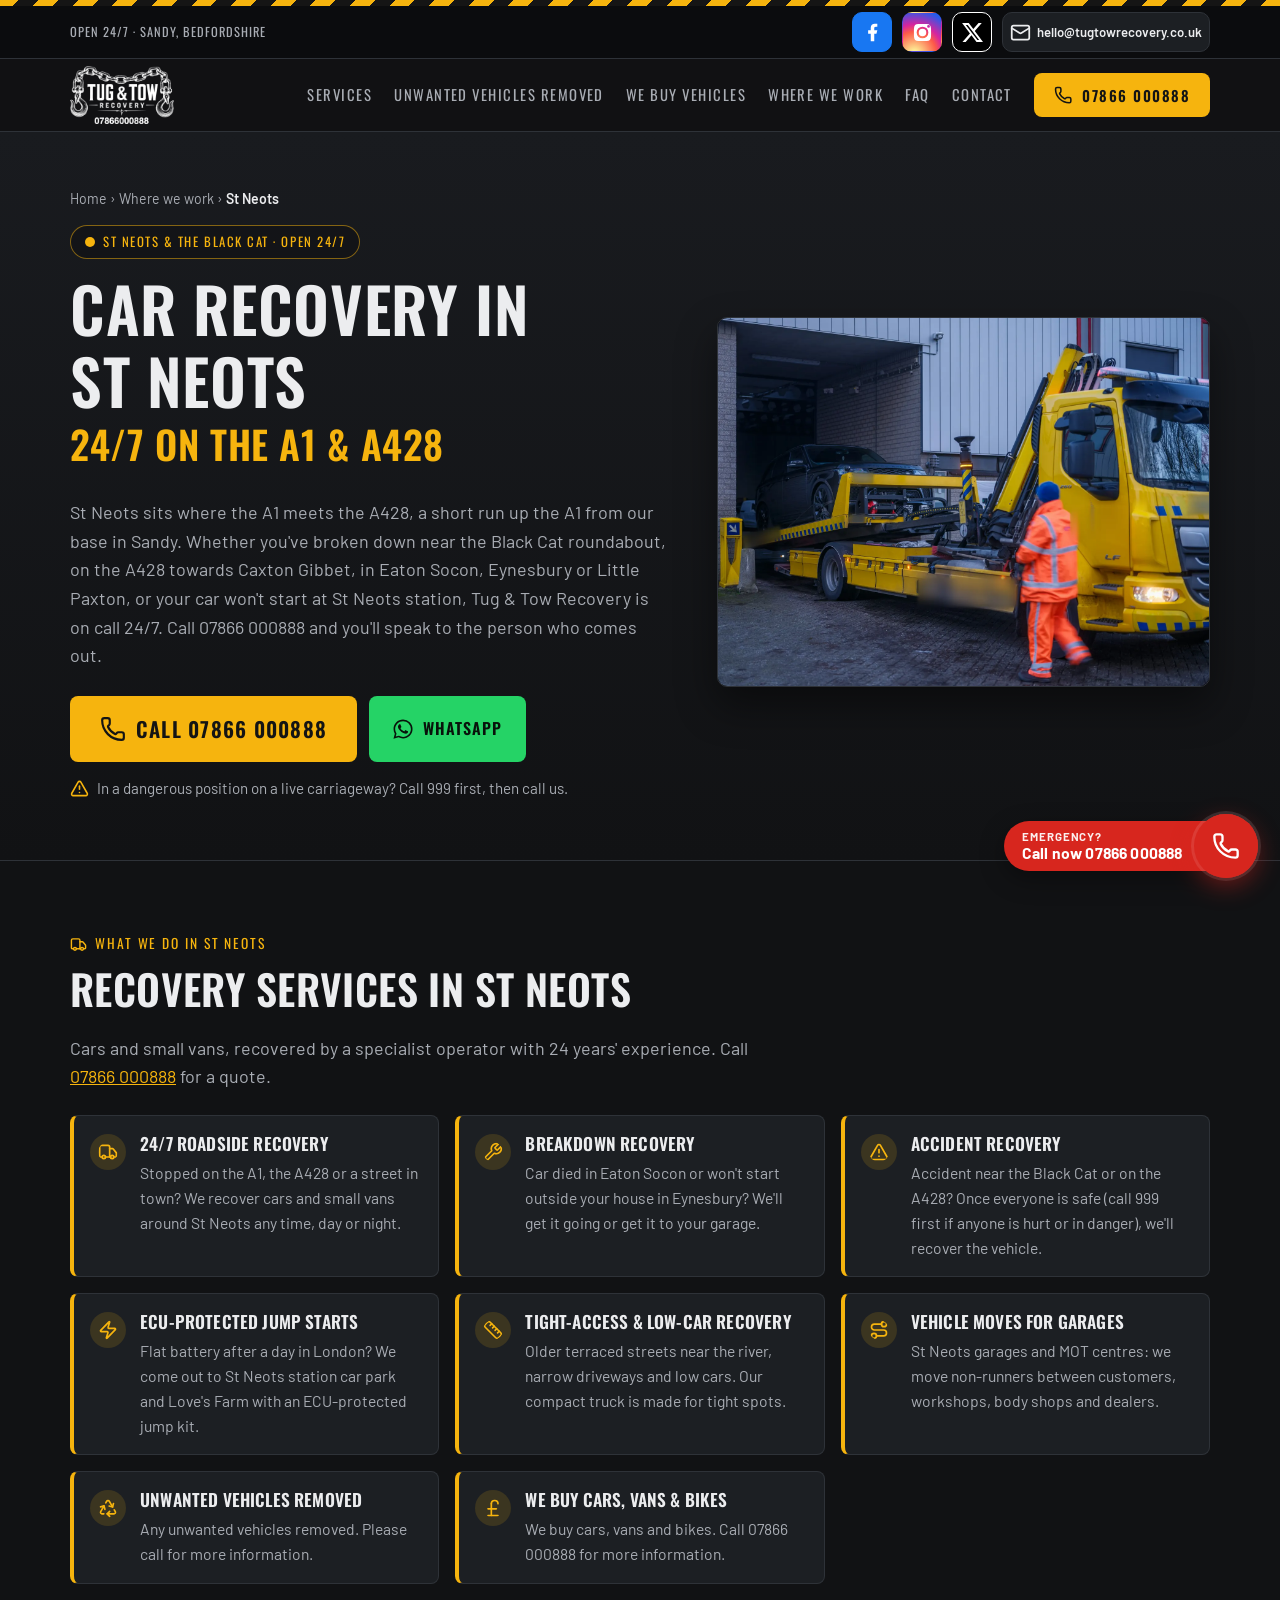
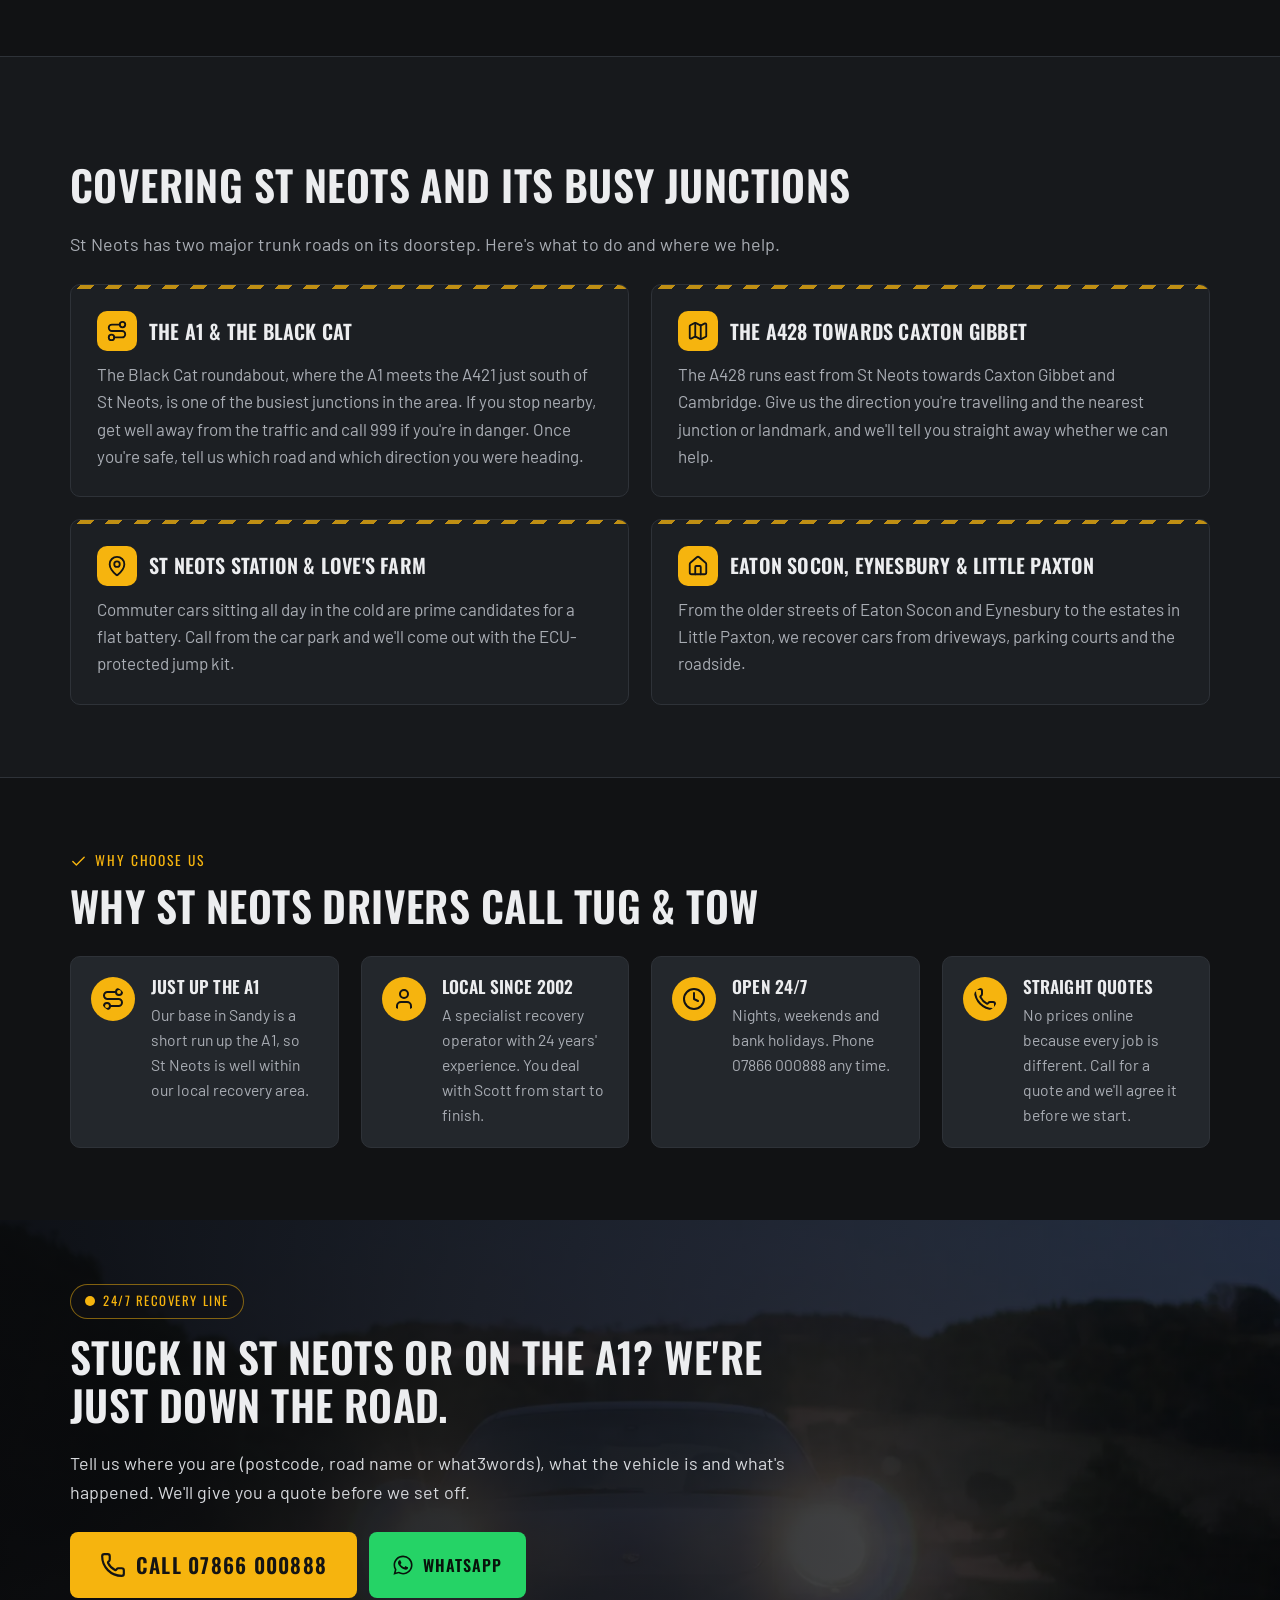
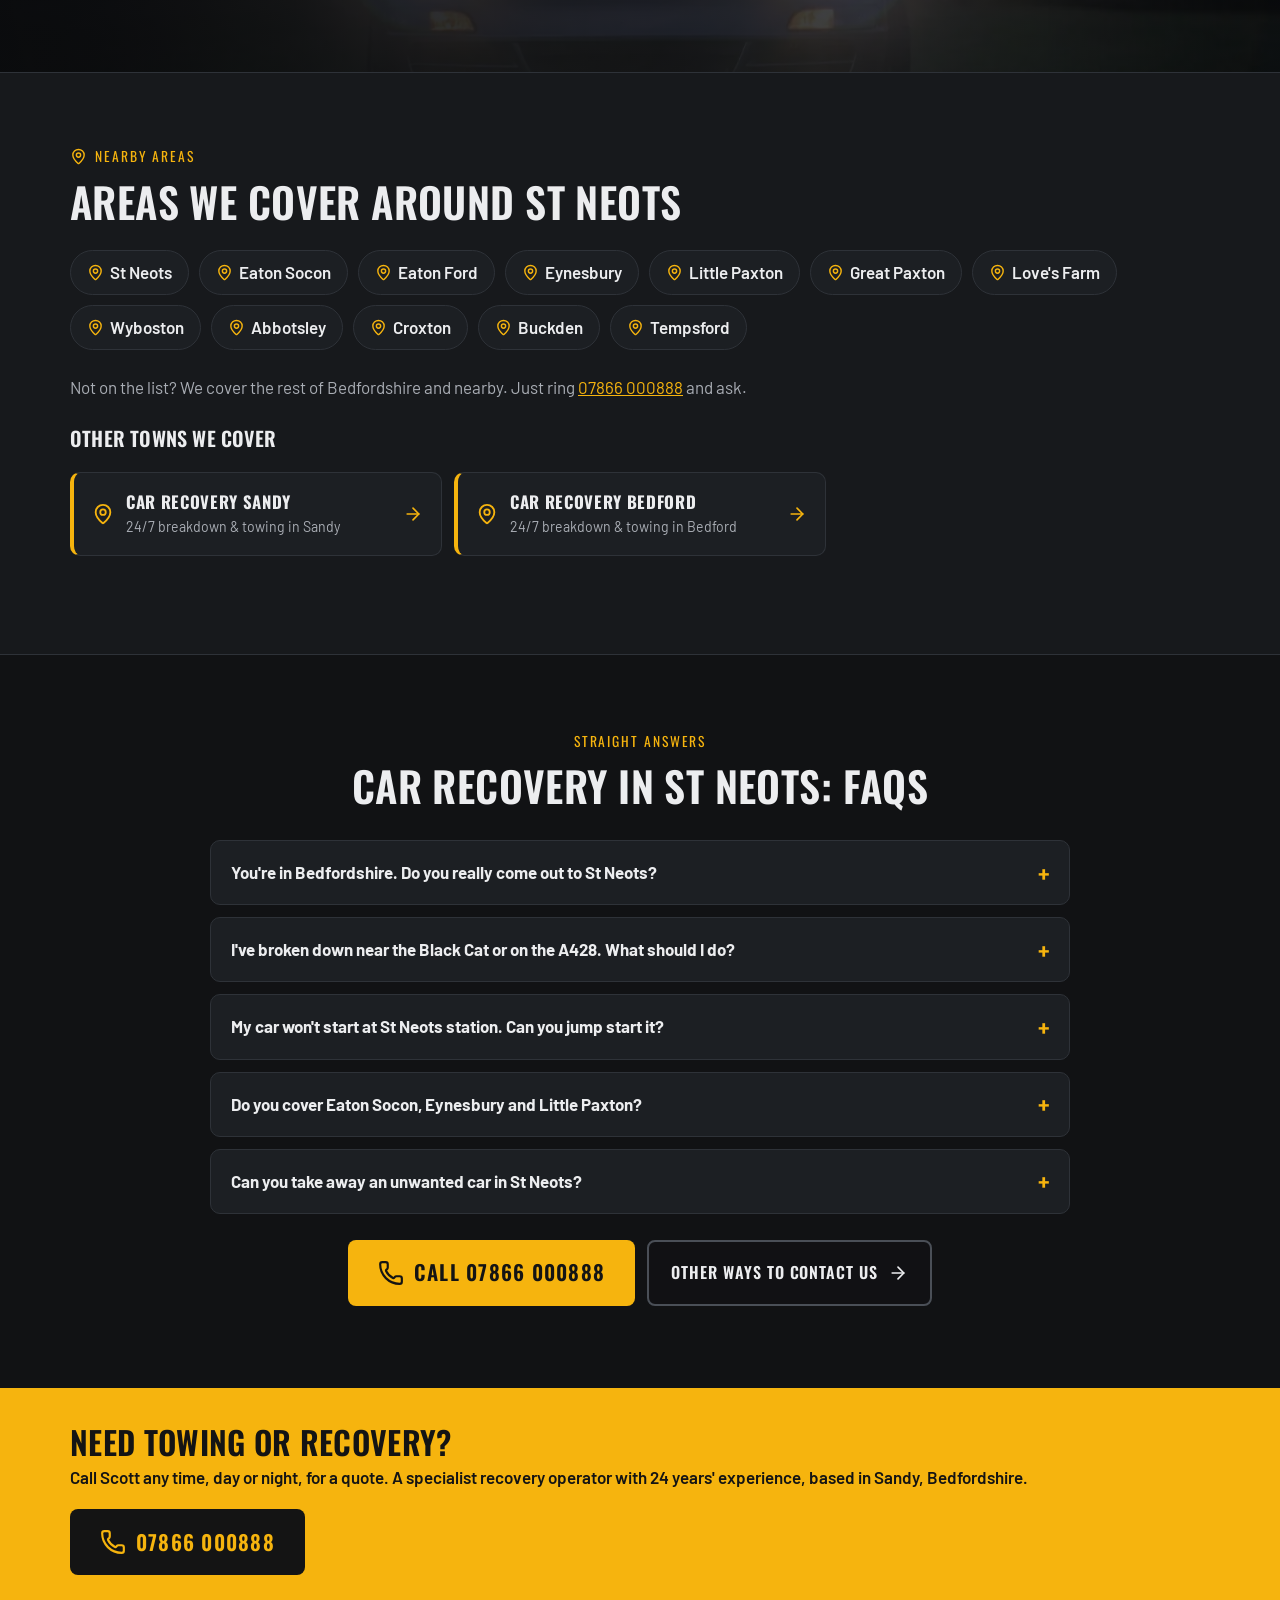
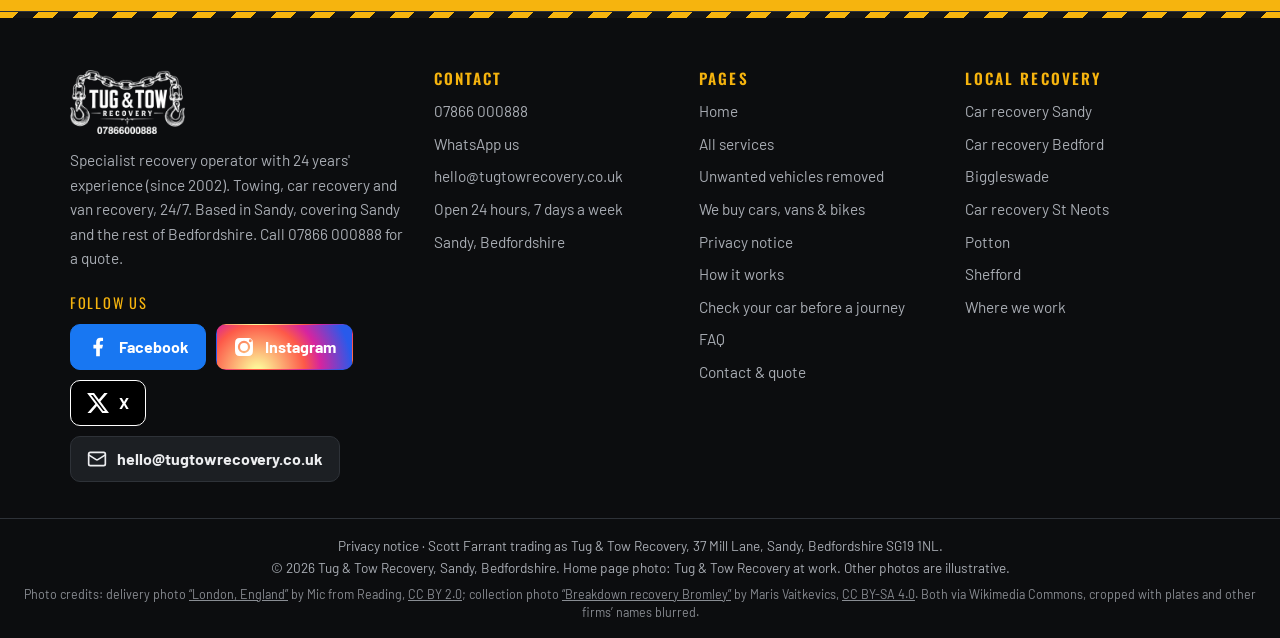
<file: car-recovery-st-neots.html>
<!DOCTYPE html>
<html lang="en-GB">
<head>
<meta charset="utf-8">
<meta name="viewport" content="width=device-width, initial-scale=1, viewport-fit=cover">
<title>Car Recovery St Neots | 24/7 Breakdown Recovery, A1 &amp; A428 | Tug &amp; Tow Recovery</title>
<meta name="description" content="24/7 car and van recovery in St Neots, Eaton Socon, Eynesbury and Little Paxton. Breakdowns near the Black Cat and on the A428. Call 07866 000888 for a quote.">
<link rel="canonical" href="https://tugtowrecovery.co.uk/car-recovery-st-neots.html">
<meta name="theme-color" content="#111214">
<meta name="author" content="Tug &amp; Tow Recovery">
<meta property="og:type" content="website">
<meta property="og:site_name" content="Tug &amp; Tow Recovery">
<meta property="og:locale" content="en_GB">
<meta property="og:title" content="Car Recovery St Neots | 24/7 Breakdown Recovery, A1 &amp; A428 | Tug &amp; Tow Recovery">
<meta property="og:description" content="24/7 car and van recovery in St Neots, Eaton Socon, Eynesbury and Little Paxton. Breakdowns near the Black Cat and on the A428. Call 07866 000888 for a quote.">
<meta property="og:url" content="https://tugtowrecovery.co.uk/car-recovery-st-neots.html">
<meta property="og:image" content="https://tugtowrecovery.co.uk/assets/og-image.jpg">
<meta property="og:image:width" content="1200"><meta property="og:image:height" content="630">
<meta property="og:image:alt" content="Recovery truck loading a car on a country road at dusk">
<meta name="twitter:card" content="summary_large_image">
<meta name="twitter:title" content="Car Recovery St Neots | 24/7 Breakdown Recovery, A1 &amp; A428 | Tug &amp; Tow Recovery">
<meta name="twitter:description" content="24/7 car and van recovery in St Neots, Eaton Socon, Eynesbury and Little Paxton. Breakdowns near the Black Cat and on the A428. Call 07866 000888 for a quote.">
<meta name="twitter:image" content="https://tugtowrecovery.co.uk/assets/og-image.jpg">
<link rel="icon" type="image/png" href="favicon.png">
<link rel="apple-touch-icon" href="favicon.png">
<link rel="preconnect" href="https://fonts.googleapis.com">
<link rel="preconnect" href="https://fonts.gstatic.com" crossorigin>
<link rel="stylesheet" href="https://fonts.googleapis.com/css2?family=Oswald:wght@500;600;700&amp;family=Barlow:wght@400;500;600;700&amp;display=swap">

<link rel="stylesheet" href="assets/css/style.css">
<script type="application/ld+json">{
 "@context": "https://schema.org",
 "@type": "AutomotiveBusiness",
 "@id": "https://tugtowrecovery.co.uk/#business",
 "name": "Tug & Tow Recovery",
 "alternateName": "Tug and Tow Recovery",
 "description": "Specialist recovery operator with 24 years' experience. 24/7 towing, car recovery and van recovery based in Sandy, Bedfordshire, since 2002. Breakdown and accident recovery, ECU-safe jump starts, low-car and tight-access recovery across Bedfordshire. Call 07866 000888 for a quote.",
 "slogan": "Local towing and recovery from Sandy since 2002",
 "foundingDate": "2002",
 "url": "https://tugtowrecovery.co.uk/",
 "telephone": "+44 7866 000888",
 "email": "hello@tugtowrecovery.co.uk",
 "logo": "https://tugtowrecovery.co.uk/assets/img/logo-white.png",
 "image": "https://tugtowrecovery.co.uk/assets/og-image.jpg",
 "address": {
  "@type": "PostalAddress",
  "addressLocality": "Sandy",
  "addressRegion": "Bedfordshire",
  "addressCountry": "GB"
 },
 "openingHoursSpecification": [
  {
   "@type": "OpeningHoursSpecification",
   "dayOfWeek": [
    "Monday",
    "Tuesday",
    "Wednesday",
    "Thursday",
    "Friday",
    "Saturday",
    "Sunday"
   ],
   "opens": "00:00",
   "closes": "23:59"
  }
 ],
 "areaServed": [
  {
   "@type": "City",
   "name": "Sandy"
  },
  {
   "@type": "AdministrativeArea",
   "name": "Bedfordshire"
  },
  {
   "@type": "City",
   "name": "Bedford"
  },
  {
   "@type": "City",
   "name": "Biggleswade"
  },
  {
   "@type": "City",
   "name": "St Neots"
  },
  {
   "@type": "City",
   "name": "Potton"
  },
  {
   "@type": "City",
   "name": "Shefford"
  }
 ],
 "knowsAbout": [
  "Towing",
  "Car recovery",
  "Van recovery",
  "Breakdown recovery",
  "Accident recovery",
  "Jump starts",
  "Low car recovery",
  "Tight-access recovery",
  "Vehicle delivery",
  "Overturned vehicle recovery",
  "Off-road recovery",
  "Unwanted vehicle removal",
  "Buying cars, vans and bikes"
 ],
 "sameAs": [
  "https://facebook.com/1238711935993019",
  "https://www.instagram.com/tugtowrecovery/",
  "https://x.com/tugtowrecovery"
 ],
 "contactPoint": [
  {
   "@type": "ContactPoint",
   "telephone": "+44 7866 000888",
   "contactType": "customer service",
   "areaServed": "Bedfordshire",
   "availableLanguage": "English",
   "hoursAvailable": {
    "@type": "OpeningHoursSpecification",
    "dayOfWeek": [
     "Monday",
     "Tuesday",
     "Wednesday",
     "Thursday",
     "Friday",
     "Saturday",
     "Sunday"
    ],
    "opens": "00:00",
    "closes": "23:59"
   }
  }
 ],
 "hasOfferCatalog": {
  "@type": "OfferCatalog",
  "name": "Recovery and transport services",
  "itemListElement": [
   {
    "@type": "OfferCatalog",
    "name": "Breakdown & roadside",
    "itemListElement": [
     {
      "@type": "Offer",
      "itemOffered": {
       "@type": "Service",
       "name": "Car breakdown recovery",
       "areaServed": {
        "@type": "AdministrativeArea",
        "name": "Bedfordshire"
       }
      }
     },
     {
      "@type": "Offer",
      "itemOffered": {
       "@type": "Service",
       "name": "Dead battery & ECU-protected jump starts",
       "areaServed": {
        "@type": "AdministrativeArea",
        "name": "Bedfordshire"
       }
      }
     },
     {
      "@type": "Offer",
      "itemOffered": {
       "@type": "Service",
       "name": "Battery service",
       "areaServed": {
        "@type": "AdministrativeArea",
        "name": "Bedfordshire"
       }
      }
     },
     {
      "@type": "Offer",
      "itemOffered": {
       "@type": "Service",
       "name": "Flat tyre & tyre change",
       "areaServed": {
        "@type": "AdministrativeArea",
        "name": "Bedfordshire"
       }
      }
     },
     {
      "@type": "Offer",
      "itemOffered": {
       "@type": "Service",
       "name": "Keys locked in the car",
       "areaServed": {
        "@type": "AdministrativeArea",
        "name": "Bedfordshire"
       }
      }
     },
     {
      "@type": "Offer",
      "itemOffered": {
       "@type": "Service",
       "name": "Out of fuel (cars & motorbikes)",
       "areaServed": {
        "@type": "AdministrativeArea",
        "name": "Bedfordshire"
       }
      }
     },
     {
      "@type": "Offer",
      "itemOffered": {
       "@type": "Service",
       "name": "Wrong fuel & fuel contamination",
       "areaServed": {
        "@type": "AdministrativeArea",
        "name": "Bedfordshire"
       }
      }
     },
     {
      "@type": "Offer",
      "itemOffered": {
       "@type": "Service",
       "name": "Car diagnostics",
       "areaServed": {
        "@type": "AdministrativeArea",
        "name": "Bedfordshire"
       }
      }
     }
    ]
   },
   {
    "@type": "OfferCatalog",
    "name": "Towing, car & van recovery",
    "itemListElement": [
     {
      "@type": "Offer",
      "itemOffered": {
       "@type": "Service",
       "name": "Car recovery",
       "areaServed": {
        "@type": "AdministrativeArea",
        "name": "Bedfordshire"
       }
      }
     },
     {
      "@type": "Offer",
      "itemOffered": {
       "@type": "Service",
       "name": "Van recovery",
       "areaServed": {
        "@type": "AdministrativeArea",
        "name": "Bedfordshire"
       }
      }
     },
     {
      "@type": "Offer",
      "itemOffered": {
       "@type": "Service",
       "name": "Car & van towing",
       "areaServed": {
        "@type": "AdministrativeArea",
        "name": "Bedfordshire"
       }
      }
     },
     {
      "@type": "Offer",
      "itemOffered": {
       "@type": "Service",
       "name": "Accident recovery",
       "areaServed": {
        "@type": "AdministrativeArea",
        "name": "Bedfordshire"
       }
      }
     },
     {
      "@type": "Offer",
      "itemOffered": {
       "@type": "Service",
       "name": "Stuck in mud or off the road",
       "areaServed": {
        "@type": "AdministrativeArea",
        "name": "Bedfordshire"
       }
      }
     },
     {
      "@type": "Offer",
      "itemOffered": {
       "@type": "Service",
       "name": "Overturned car & van recovery",
       "areaServed": {
        "@type": "AdministrativeArea",
        "name": "Bedfordshire"
       }
      }
     },
     {
      "@type": "Offer",
      "itemOffered": {
       "@type": "Service",
       "name": "Winching",
       "areaServed": {
        "@type": "AdministrativeArea",
        "name": "Bedfordshire"
       }
      }
     },
     {
      "@type": "Offer",
      "itemOffered": {
       "@type": "Service",
       "name": "Motorcycle recovery",
       "areaServed": {
        "@type": "AdministrativeArea",
        "name": "Bedfordshire"
       }
      }
     },
     {
      "@type": "Offer",
      "itemOffered": {
       "@type": "Service",
       "name": "Low-car & tight-access recovery",
       "areaServed": {
        "@type": "AdministrativeArea",
        "name": "Bedfordshire"
       }
      }
     },
     {
      "@type": "Offer",
      "itemOffered": {
       "@type": "Service",
       "name": "Classic, modified & awkward vehicles",
       "areaServed": {
        "@type": "AdministrativeArea",
        "name": "Bedfordshire"
       }
      }
     }
    ]
   },
   {
    "@type": "OfferCatalog",
    "name": "Collection, delivery & transport",
    "itemListElement": [
     {
      "@type": "Offer",
      "itemOffered": {
       "@type": "Service",
       "name": "Local vehicle delivery",
       "areaServed": {
        "@type": "AdministrativeArea",
        "name": "Bedfordshire"
       }
      }
     },
     {
      "@type": "Offer",
      "itemOffered": {
       "@type": "Service",
       "name": "Used car collection & delivery",
       "areaServed": {
        "@type": "AdministrativeArea",
        "name": "Bedfordshire"
       }
      }
     },
     {
      "@type": "Offer",
      "itemOffered": {
       "@type": "Service",
       "name": "Taking cars to dealers & garages",
       "areaServed": {
        "@type": "AdministrativeArea",
        "name": "Bedfordshire"
       }
      }
     },
     {
      "@type": "Offer",
      "itemOffered": {
       "@type": "Service",
       "name": "New car collection & delivery",
       "areaServed": {
        "@type": "AdministrativeArea",
        "name": "Bedfordshire"
       }
      }
     },
     {
      "@type": "Offer",
      "itemOffered": {
       "@type": "Service",
       "name": "Local vehicle moves",
       "areaServed": {
        "@type": "AdministrativeArea",
        "name": "Bedfordshire"
       }
      }
     },
     {
      "@type": "Offer",
      "itemOffered": {
       "@type": "Service",
       "name": "Damaged & non-runner delivery",
       "areaServed": {
        "@type": "AdministrativeArea",
        "name": "Bedfordshire"
       }
      }
     },
     {
      "@type": "Offer",
      "itemOffered": {
       "@type": "Service",
       "name": "Copart Sandy collections",
       "areaServed": {
        "@type": "AdministrativeArea",
        "name": "Bedfordshire"
       }
      }
     }
    ]
   },
   {
    "@type": "OfferCatalog",
    "name": "Vehicle removal & collection",
    "itemListElement": [
     {
      "@type": "Offer",
      "itemOffered": {
       "@type": "Service",
       "name": "Unwanted vehicles removed",
       "areaServed": {
        "@type": "AdministrativeArea",
        "name": "Bedfordshire"
       }
      }
     },
     {
      "@type": "Offer",
      "itemOffered": {
       "@type": "Service",
       "name": "We buy cars, vans & bikes",
       "areaServed": {
        "@type": "AdministrativeArea",
        "name": "Bedfordshire"
       }
      }
     },
     {
      "@type": "Offer",
      "itemOffered": {
       "@type": "Service",
       "name": "Untaxed vehicle removal",
       "areaServed": {
        "@type": "AdministrativeArea",
        "name": "Bedfordshire"
       }
      }
     },
     {
      "@type": "Offer",
      "itemOffered": {
       "@type": "Service",
       "name": "Obstruction removal",
       "areaServed": {
        "@type": "AdministrativeArea",
        "name": "Bedfordshire"
       }
      }
     },
     {
      "@type": "Offer",
      "itemOffered": {
       "@type": "Service",
       "name": "Private land vehicle removal",
       "areaServed": {
        "@type": "AdministrativeArea",
        "name": "Bedfordshire"
       }
      }
     },
     {
      "@type": "Offer",
      "itemOffered": {
       "@type": "Service",
       "name": "Repossession, cars & vans",
       "areaServed": {
        "@type": "AdministrativeArea",
        "name": "Bedfordshire"
       }
      }
     }
    ]
   }
  ]
 }
}</script>
<script type="application/ld+json">{
 "@context": "https://schema.org",
 "@type": "AutomotiveBusiness",
 "@id": "https://tugtowrecovery.co.uk/#business",
 "name": "Tug & Tow Recovery",
 "url": "https://tugtowrecovery.co.uk/",
 "telephone": "+44 7866 000888",
 "email": "hello@tugtowrecovery.co.uk",
 "image": "https://tugtowrecovery.co.uk/assets/og-image.jpg",
 "address": {
  "@type": "PostalAddress",
  "addressLocality": "Sandy",
  "addressRegion": "Bedfordshire",
  "addressCountry": "GB"
 },
 "openingHoursSpecification": [
  {
   "@type": "OpeningHoursSpecification",
   "dayOfWeek": [
    "Monday",
    "Tuesday",
    "Wednesday",
    "Thursday",
    "Friday",
    "Saturday",
    "Sunday"
   ],
   "opens": "00:00",
   "closes": "23:59"
  }
 ],
 "areaServed": [
  {
   "@type": "City",
   "name": "St Neots",
   "containedInPlace": {
    "@type": "AdministrativeArea",
    "name": "Cambridgeshire"
   }
  },
  {
   "@type": "Place",
   "name": "Eaton Socon, Cambridgeshire"
  },
  {
   "@type": "Place",
   "name": "Eaton Ford, Cambridgeshire"
  },
  {
   "@type": "Place",
   "name": "Eynesbury, Cambridgeshire"
  },
  {
   "@type": "Place",
   "name": "Little Paxton, Cambridgeshire"
  },
  {
   "@type": "Place",
   "name": "Great Paxton, Cambridgeshire"
  },
  {
   "@type": "Place",
   "name": "Love's Farm, Cambridgeshire"
  },
  {
   "@type": "Place",
   "name": "Wyboston, Bedfordshire"
  },
  {
   "@type": "Place",
   "name": "Abbotsley, Cambridgeshire"
  },
  {
   "@type": "Place",
   "name": "Croxton, Cambridgeshire"
  },
  {
   "@type": "Place",
   "name": "Buckden, Cambridgeshire"
  },
  {
   "@type": "Place",
   "name": "Tempsford, Bedfordshire"
  }
 ]
}</script>
<script type="application/ld+json">{
 "@context": "https://schema.org",
 "@type": "Service",
 "@id": "https://tugtowrecovery.co.uk/car-recovery-st-neots.html#service",
 "name": "Car recovery in St Neots",
 "serviceType": "Vehicle recovery and towing",
 "description": "24/7 car and van recovery in St Neots, Eaton Socon, Eynesbury and Little Paxton. Breakdowns near the Black Cat and on the A428. Call 07866 000888 for a quote.",
 "provider": {
  "@id": "https://tugtowrecovery.co.uk/#business"
 },
 "areaServed": {
  "@type": "City",
  "name": "St Neots",
  "geo": {
   "@type": "GeoCoordinates",
   "latitude": 52.228,
   "longitude": -0.27
  }
 },
 "availableChannel": {
  "@type": "ServiceChannel",
  "servicePhone": {
   "@type": "ContactPoint",
   "telephone": "+44 7866 000888",
   "contactType": "emergency recovery",
   "hoursAvailable": "Mo-Su 00:00-23:59"
  }
 },
 "hasOfferCatalog": {
  "@type": "OfferCatalog",
  "name": "Recovery services in St Neots",
  "itemListElement": [
   {
    "@type": "Offer",
    "itemOffered": {
     "@type": "Service",
     "name": "24/7 roadside recovery"
    }
   },
   {
    "@type": "Offer",
    "itemOffered": {
     "@type": "Service",
     "name": "Breakdown recovery"
    }
   },
   {
    "@type": "Offer",
    "itemOffered": {
     "@type": "Service",
     "name": "Accident recovery"
    }
   },
   {
    "@type": "Offer",
    "itemOffered": {
     "@type": "Service",
     "name": "ECU-protected jump starts"
    }
   },
   {
    "@type": "Offer",
    "itemOffered": {
     "@type": "Service",
     "name": "Tight-access & low-car recovery"
    }
   },
   {
    "@type": "Offer",
    "itemOffered": {
     "@type": "Service",
     "name": "Vehicle moves for garages"
    }
   },
   {
    "@type": "Offer",
    "itemOffered": {
     "@type": "Service",
     "name": "Unwanted vehicles removed"
    }
   },
   {
    "@type": "Offer",
    "itemOffered": {
     "@type": "Service",
     "name": "We buy cars, vans & bikes"
    }
   }
  ]
 }
}</script>
<script type="application/ld+json">{
 "@context": "https://schema.org",
 "@type": "FAQPage",
 "mainEntity": [
  {
   "@type": "Question",
   "name": "You're in Bedfordshire. Do you really come out to St Neots?",
   "acceptedAnswer": {
    "@type": "Answer",
    "text": "Yes. St Neots is a short run up the A1 from our base in Sandy, and it's part of our normal local recovery area. Call 07866 000888 any time, day or night."
   }
  },
  {
   "@type": "Question",
   "name": "I've broken down near the Black Cat or on the A428. What should I do?",
   "acceptedAnswer": {
    "@type": "Answer",
    "text": "Get yourself and any passengers safe first: hazard lights on, out on the side away from the traffic, and behind the barrier if there is one. If you're in a live lane or in danger, call 999 first. Once you're safe, call us with the road, your direction of travel and the nearest junction, and we'll tell you straight away whether we can help."
   }
  },
  {
   "@type": "Question",
   "name": "My car won't start at St Neots station. Can you jump start it?",
   "acceptedAnswer": {
    "@type": "Answer",
    "text": "Yes. We come out to the station car park, Love's Farm and anywhere else in town with an ECU-protected jump kit that protects your car's electronics. If it turns out to be more than the battery, we can recover the car home or to a garage."
   }
  },
  {
   "@type": "Question",
   "name": "Do you cover Eaton Socon, Eynesbury and Little Paxton?",
   "acceptedAnswer": {
    "@type": "Answer",
    "text": "Yes. We cover all of St Neots, including Eaton Socon, Eaton Ford, Eynesbury, Love's Farm, Little Paxton and Great Paxton, plus Wyboston, Abbotsley, Croxton and Buckden."
   }
  },
  {
   "@type": "Question",
   "name": "Can you take away an unwanted car in St Neots?",
   "acceptedAnswer": {
    "@type": "Answer",
    "text": "Yes. Any unwanted vehicles removed. Please call 07866 000888 for more information. We also buy cars, vans and bikes."
   }
  }
 ]
}</script>
<script type="application/ld+json">{
 "@context": "https://schema.org",
 "@type": "BreadcrumbList",
 "itemListElement": [
  {
   "@type": "ListItem",
   "position": 1,
   "name": "Home",
   "item": "https://tugtowrecovery.co.uk/"
  },
  {
   "@type": "ListItem",
   "position": 2,
   "name": "Car recovery St Neots",
   "item": "https://tugtowrecovery.co.uk/car-recovery-st-neots.html"
  }
 ]
}</script>
</head>
<body>
<a class="skip" href="#main">Skip to content</a>
<header class="site-header">
<div class="hazard" aria-hidden="true"></div>
<div class="topbar"><div class="wrap topbar-in"><span class="topbar-note">Open 24/7 · Sandy, Bedfordshire</span><div class="soc-icons soc-icons--top"><a class="b-fb" href="https://facebook.com/1238711935993019" target="_blank" rel="noopener" aria-label="Tug &amp; Tow Recovery on Facebook (opens in a new tab)" title="Facebook"><svg class="icon" viewBox="0 0 24 24" aria-hidden="true" style="fill:currentColor;stroke:none"><path d="M14 13.5h2.5l1-4H14v-2c0-1.03 0-2 2-2h1.5V2.14c-.326-.043-1.557-.14-2.857-.14C11.928 2 10 3.657 10 6.7v2.8H7v4h3V22h4v-8.5z"/></svg></a><a class="b-ig" href="https://www.instagram.com/tugtowrecovery/" target="_blank" rel="noopener" aria-label="Tug &amp; Tow Recovery on Instagram (opens in a new tab)" title="Instagram"><svg class="icon" viewBox="0 0 24 24" aria-hidden="true" style="fill:currentColor;stroke:none"><path d="M12 2.2c3.2 0 3.6 0 4.8.1 3.3.1 4.8 1.7 4.9 4.9.1 1.3.1 1.6.1 4.8s0 3.6-.1 4.8c-.1 3.2-1.7 4.8-4.9 4.9-1.3.1-1.6.1-4.8.1s-3.6 0-4.8-.1c-3.3-.1-4.8-1.7-4.9-4.9C2.2 15.6 2.2 15.2 2.2 12s0-3.6.1-4.8C2.4 3.9 3.9 2.4 7.2 2.3 8.4 2.2 8.8 2.2 12 2.2zm0 3.1a6.7 6.7 0 1 0 0 13.4 6.7 6.7 0 0 0 0-13.4zm0 11a4.3 4.3 0 1 1 0-8.6 4.3 4.3 0 0 1 0 8.6zm6.9-12.8a1.6 1.6 0 1 0 0 3.2 1.6 1.6 0 0 0 0-3.2z"/></svg></a><a class="b-x" href="https://x.com/tugtowrecovery" target="_blank" rel="noopener" aria-label="Tug &amp; Tow Recovery on X (opens in a new tab)" title="X"><svg class="icon" style="fill:currentColor;stroke:none" viewBox="0 0 24 24" aria-hidden="true"><path d="M18.9 1.2h3.7l-8 9.2 9.4 12.4h-7.4l-5.8-7.6-6.6 7.6H.5l8.6-9.8L.1 1.2h7.6l5.2 6.9 6-6.9zm-1.3 19.4h2L6.5 3.3H4.3l13.3 17.3z"/></svg></a><a class="soc-mail" href="mailto:hello@tugtowrecovery.co.uk" aria-label="Email hello@tugtowrecovery.co.uk" title="Email"><svg class="icon" viewBox="0 0 24 24" aria-hidden="true" focusable="false"><rect width="20" height="16" x="2" y="4" rx="2"/><path d="m22 7-8.97 5.7a1.94 1.94 0 0 1-2.06 0L2 7"/></svg><span>hello@tugtowrecovery.co.uk</span></a></div></div></div>
<div class="wrap header-bar">
 <a class="brand" href="index.html" aria-label="Tug &amp; Tow Recovery – home"><img src="assets/img/logo-white.png" alt="Tug &amp; Tow Recovery" width="560" height="311"></a>
 <nav class="nav" aria-label="Main"><a href="index.html#services">Services</a><a href="free-vehicle-collection.html">Unwanted vehicles removed</a><a href="we-buy-any-vehicle.html">We buy vehicles</a><a href="where-we-work.html">Where we work</a><a href="index.html#faq">FAQ</a><a href="contact.html">Contact</a><a class="btn btn--call" href="tel:07866000888"><svg class="icon" viewBox="0 0 24 24" aria-hidden="true" focusable="false"><path d="M13.832 16.568a1 1 0 0 0 1.213-.303l.355-.465A2 2 0 0 1 17 15h3a2 2 0 0 1 2 2v3a2 2 0 0 1-2 2A18 18 0 0 1 2 4a2 2 0 0 1 2-2h3a2 2 0 0 1 2 2v3a2 2 0 0 1-.8 1.6l-.468.351a1 1 0 0 0-.292 1.233 14 14 0 0 0 6.392 6.384"/></svg>07866 000888</a></nav>
 <div class="header-mobile">
  <a class="header-call" href="tel:07866000888" aria-label="Call 07866 000888"><svg class="icon" viewBox="0 0 24 24" aria-hidden="true" focusable="false"><path d="M13.832 16.568a1 1 0 0 0 1.213-.303l.355-.465A2 2 0 0 1 17 15h3a2 2 0 0 1 2 2v3a2 2 0 0 1-2 2A18 18 0 0 1 2 4a2 2 0 0 1 2-2h3a2 2 0 0 1 2 2v3a2 2 0 0 1-.8 1.6l-.468.351a1 1 0 0 0-.292 1.233 14 14 0 0 0 6.392 6.384"/></svg>Call</a>
  <button class="menu-btn" type="button" aria-expanded="false" aria-controls="mobile-nav"><svg class="icon" viewBox="0 0 24 24" aria-hidden="true" focusable="false"><path d="M4 5h16"/><path d="M4 12h16"/><path d="M4 19h16"/></svg><span>Menu</span></button>
 </div>
</div>
<nav id="mobile-nav" class="mobile-nav" aria-label="Mobile"><a href="index.html">Home</a><a href="services.html">All services</a><a href="free-vehicle-collection.html">Unwanted vehicles removed</a><a href="we-buy-any-vehicle.html">We buy cars, vans &amp; bikes</a><a href="index.html#checks">Car checks</a><a href="where-we-work.html">Where we work</a><a href="index.html#faq">FAQ</a><a href="contact.html">Contact</a></nav>
</header>

<main id="main">
<section class="page-hero split-hero town-hero" aria-labelledby="town-h1">
 <div class="wrap split">
  <div>
   <nav class="crumbs" aria-label="Breadcrumb"><a href="index.html">Home</a> <span aria-hidden="true">›</span> <a href="where-we-work.html">Where we work</a> <span aria-hidden="true">›</span> <span aria-current="page">St Neots</span></nav>
   <span class="badge"><span class="beacon" aria-hidden="true"></span>St Neots &amp; the Black Cat · Open 24/7</span>
   <h1 id="town-h1">Car Recovery in St&nbsp;Neots <span>24/7 on the A1 &amp; A428</span></h1>
   <p class="lead">St Neots sits where the A1 meets the A428, a short run up the A1 from our base in Sandy. Whether you've broken down near the Black Cat roundabout, on the A428 towards Caxton Gibbet, in Eaton Socon, Eynesbury or Little Paxton, or your car won't start at St Neots station, Tug &amp; Tow Recovery is on call 24/7. Call 07866 000888 and you'll speak to the person who comes out.</p>
   <div class="hero-ctas">
    <a class="btn btn--call btn--xl" href="tel:07866000888"><svg class="icon" viewBox="0 0 24 24" aria-hidden="true" focusable="false"><path d="M13.832 16.568a1 1 0 0 0 1.213-.303l.355-.465A2 2 0 0 1 17 15h3a2 2 0 0 1 2 2v3a2 2 0 0 1-2 2A18 18 0 0 1 2 4a2 2 0 0 1 2-2h3a2 2 0 0 1 2 2v3a2 2 0 0 1-.8 1.6l-.468.351a1 1 0 0 0-.292 1.233 14 14 0 0 0 6.392 6.384"/></svg>Call 07866 000888</a>
    <a class="btn btn--wa" href="https://wa.me/447866000888" rel="noopener" target="_blank"><svg class="icon" viewBox="0 0 24 24" aria-hidden="true" style="fill:currentColor;stroke:none"><path d="M17.47 14.38c-.3-.15-1.76-.87-2.03-.97-.27-.1-.47-.15-.67.15-.2.3-.77.97-.94 1.17-.17.2-.35.22-.65.07-.3-.15-1.26-.46-2.4-1.48-.89-.79-1.49-1.77-1.66-2.07-.17-.3-.02-.46.13-.61.13-.13.3-.35.45-.52.15-.17.2-.3.3-.5.1-.2.05-.37-.03-.52-.07-.15-.67-1.61-.92-2.21-.24-.58-.49-.5-.67-.51h-.57c-.2 0-.52.07-.79.37-.27.3-1.04 1.02-1.04 2.48s1.07 2.88 1.21 3.08c.15.2 2.1 3.2 5.08 4.49.71.31 1.26.49 1.69.63.71.23 1.36.2 1.87.12.57-.09 1.76-.72 2.01-1.41.25-.69.25-1.29.17-1.41-.07-.12-.27-.2-.57-.35zM12.05 21.5h-.01a9.45 9.45 0 0 1-4.82-1.32l-.35-.21-3.58.94.96-3.49-.23-.36a9.43 9.43 0 0 1-1.45-5.03c0-5.22 4.25-9.47 9.48-9.47 2.53 0 4.91.99 6.7 2.78a9.41 9.41 0 0 1 2.77 6.7c0 5.23-4.25 9.47-9.47 9.47zm8.06-17.53A11.33 11.33 0 0 0 12.05.63C5.77.63.66 5.74.66 12.02c0 2.01.52 3.97 1.52 5.69L.57 23.6l6.04-1.58a11.37 11.37 0 0 0 5.44 1.39h.01c6.28 0 11.39-5.11 11.39-11.39 0-3.04-1.18-5.9-3.34-8.05z"/></svg>WhatsApp</a>
   </div>
   <p class="hero-note"><svg class="icon" viewBox="0 0 24 24" aria-hidden="true" focusable="false"><path d="m21.73 18-8-14a2 2 0 0 0-3.48 0l-8 14A2 2 0 0 0 4 21h16a2 2 0 0 0 1.73-3"/><path d="M12 9v4"/><path d="M12 17h.01"/></svg><span>In a dangerous position on a live carriageway? Call 999 first, then call us.</span></p>
  </div>
  <div class="split-img"><picture><source srcset="assets/img/car-recovery.webp" type="image/webp"><img src="assets/img/car-recovery.jpg" alt="Dark 4x4 being loaded onto a yellow recovery truck outside a workshop (illustrative photo)" width="1600" height="1200" fetchpriority="high"></picture></div>
 </div>
</section>

<section class="section" id="services" aria-labelledby="svc-h">
 <div class="wrap">
  <span class="eyebrow"><svg class="icon" viewBox="0 0 24 24" aria-hidden="true" focusable="false"><path d="M14 18V6a2 2 0 0 0-2-2H4a2 2 0 0 0-2 2v11a1 1 0 0 0 1 1h2"/><path d="M15 18H9"/><path d="M19 18h2a1 1 0 0 0 1-1v-3.65a1 1 0 0 0-.22-.624l-3.48-4.35A1 1 0 0 0 17.52 8H14"/><circle cx="17" cy="18" r="2"/><circle cx="7" cy="18" r="2"/></svg>What we do in St Neots</span>
  <h2 id="svc-h">Recovery services in St Neots</h2>
  <p class="lead">Cars and small vans, recovered by a specialist operator with 24 years' experience. Call <a href="tel:07866000888">07866 000888</a> for a quote.</p>
  <div class="svc-list town-svc"><div class="svc"><svg class="icon svc-ic" viewBox="0 0 24 24" aria-hidden="true" focusable="false"><path d="M14 18V6a2 2 0 0 0-2-2H4a2 2 0 0 0-2 2v11a1 1 0 0 0 1 1h2"/><path d="M15 18H9"/><path d="M19 18h2a1 1 0 0 0 1-1v-3.65a1 1 0 0 0-.22-.624l-3.48-4.35A1 1 0 0 0 17.52 8H14"/><circle cx="17" cy="18" r="2"/><circle cx="7" cy="18" r="2"/></svg><h3>24/7 roadside recovery</h3><p>Stopped on the A1, the A428 or a street in town? We recover cars and small vans around St Neots any time, day or night.</p></div><div class="svc"><svg class="icon svc-ic" viewBox="0 0 24 24" aria-hidden="true" focusable="false"><path d="M14.7 6.3a1 1 0 0 0 0 1.4l1.6 1.6a1 1 0 0 0 1.4 0l3.77-3.77a6 6 0 0 1-7.94 7.94l-6.91 6.91a2.12 2.12 0 0 1-3-3l6.91-6.91a6 6 0 0 1 7.94-7.94l-3.76 3.76z"/></svg><h3>Breakdown recovery</h3><p>Car died in Eaton Socon or won't start outside your house in Eynesbury? We'll get it going or get it to your garage.</p></div><div class="svc"><svg class="icon svc-ic" viewBox="0 0 24 24" aria-hidden="true" focusable="false"><path d="m21.73 18-8-14a2 2 0 0 0-3.48 0l-8 14A2 2 0 0 0 4 21h16a2 2 0 0 0 1.73-3"/><path d="M12 9v4"/><path d="M12 17h.01"/></svg><h3>Accident recovery</h3><p>Accident near the Black Cat or on the A428? Once everyone is safe (call 999 first if anyone is hurt or in danger), we'll recover the vehicle.</p></div><div class="svc"><svg class="icon svc-ic" viewBox="0 0 24 24" aria-hidden="true" focusable="false"><path d="M4 14a1 1 0 0 1-.78-1.63l9.9-10.2a.5.5 0 0 1 .86.46l-1.92 6.02A1 1 0 0 0 13 10h7a1 1 0 0 1 .78 1.63l-9.9 10.2a.5.5 0 0 1-.86-.46l1.92-6.02A1 1 0 0 0 11 14z"/></svg><h3>ECU-protected jump starts</h3><p>Flat battery after a day in London? We come out to St Neots station car park and Love's Farm with an ECU-protected jump kit.</p></div><div class="svc"><svg class="icon svc-ic" viewBox="0 0 24 24" aria-hidden="true" focusable="false"><path d="M21.3 15.3a2.4 2.4 0 0 1 0 3.4l-2.6 2.6a2.4 2.4 0 0 1-3.4 0L2.7 8.7a2.41 2.41 0 0 1 0-3.4l2.6-2.6a2.41 2.41 0 0 1 3.4 0Z"/><path d="m14.5 12.5 2-2"/><path d="m11.5 9.5 2-2"/><path d="m8.5 6.5 2-2"/><path d="m17.5 15.5 2-2"/></svg><h3>Tight-access &amp; low-car recovery</h3><p>Older terraced streets near the river, narrow driveways and low cars. Our compact truck is made for tight spots.</p></div><div class="svc"><svg class="icon svc-ic" viewBox="0 0 24 24" aria-hidden="true" focusable="false"><circle cx="6" cy="19" r="3"/><path d="M9 19h8.5a3.5 3.5 0 0 0 0-7h-11a3.5 3.5 0 0 1 0-7H15"/><circle cx="18" cy="5" r="3"/></svg><h3>Vehicle moves for garages</h3><p>St Neots garages and MOT centres: we move non-runners between customers, workshops, body shops and dealers.</p></div><div class="svc"><svg class="icon svc-ic" viewBox="0 0 24 24" aria-hidden="true" focusable="false"><path d="M7 19H4.815a1.83 1.83 0 0 1-1.57-.881 1.785 1.785 0 0 1-.004-1.784L7.196 9.5"/><path d="M11 19h8.203a1.83 1.83 0 0 0 1.556-.89 1.784 1.784 0 0 0 0-1.775l-1.226-2.12"/><path d="m14 16-3 3 3 3"/><path d="M8.293 13.596 7.196 9.5 3.1 10.598"/><path d="m9.344 5.811 1.093-1.892A1.83 1.83 0 0 1 11.985 3a1.784 1.784 0 0 1 1.546.888l3.943 6.843"/><path d="m13.378 9.633 4.096 1.098 1.097-4.096"/></svg><h3>Unwanted vehicles removed</h3><p>Any unwanted vehicles removed. Please call for more information.</p></div><div class="svc"><svg class="icon svc-ic" viewBox="0 0 24 24" aria-hidden="true" focusable="false"><path d="M18 7c0-5.333-8-5.333-8 0"/><path d="M10 7v14"/><path d="M6 21h12"/><path d="M6 13h10"/></svg><h3>We buy cars, vans &amp; bikes</h3><p>We buy cars, vans and bikes. Call 07866 000888 for more information.</p></div></div>
 </div>
</section>

<section class="section section--alt" id="local" aria-labelledby="local-h">
 <div class="wrap">
  <span class="eyebrow"><svg class="icon" viewBox="0 0 24 24" aria-hidden="true" focusable="false"><path d="M14.106 5.553a2 2 0 0 0 1.788 0l3.659-1.83A1 1 0 0 1 21 4.619v12.764a1 1 0 0 1-.553.894l-4.553 2.277a2 2 0 0 1-1.788 0l-4.212-2.106a2 2 0 0 0-1.788 0l-3.659 1.83A1 1 0 0 1 3 19.381V6.618a1 1 0 0 1 .553-.894l4.553-2.277a2 2 0 0 1 1.788 0z"/><path d="M15 5.764v15"/><path d="M9 3.236v15"/></svg>Local knowledge</span>
  <h2 id="local-h">Covering St Neots and its busy junctions</h2>
  <p class="lead">St Neots has two major trunk roads on its doorstep. Here's what to do and where we help.</p>
  <div class="grid grid-2" style="margin-top:26px"><article class="card local-card"><h3><svg class="icon" viewBox="0 0 24 24" aria-hidden="true" focusable="false"><circle cx="6" cy="19" r="3"/><path d="M9 19h8.5a3.5 3.5 0 0 0 0-7h-11a3.5 3.5 0 0 1 0-7H15"/><circle cx="18" cy="5" r="3"/></svg>The A1 &amp; the Black Cat</h3><p>The Black Cat roundabout, where the A1 meets the A421 just south of St Neots, is one of the busiest junctions in the area. If you stop nearby, get well away from the traffic and call 999 if you're in danger. Once you're safe, tell us which road and which direction you were heading.</p></article><article class="card local-card"><h3><svg class="icon" viewBox="0 0 24 24" aria-hidden="true" focusable="false"><path d="M14.106 5.553a2 2 0 0 0 1.788 0l3.659-1.83A1 1 0 0 1 21 4.619v12.764a1 1 0 0 1-.553.894l-4.553 2.277a2 2 0 0 1-1.788 0l-4.212-2.106a2 2 0 0 0-1.788 0l-3.659 1.83A1 1 0 0 1 3 19.381V6.618a1 1 0 0 1 .553-.894l4.553-2.277a2 2 0 0 1 1.788 0z"/><path d="M15 5.764v15"/><path d="M9 3.236v15"/></svg>The A428 towards Caxton Gibbet</h3><p>The A428 runs east from St Neots towards Caxton Gibbet and Cambridge. Give us the direction you're travelling and the nearest junction or landmark, and we'll tell you straight away whether we can help.</p></article><article class="card local-card"><h3><svg class="icon" viewBox="0 0 24 24" aria-hidden="true" focusable="false"><path d="M20 10c0 4.993-5.539 10.193-7.399 11.799a1 1 0 0 1-1.202 0C9.539 20.193 4 14.993 4 10a8 8 0 0 1 16 0"/><circle cx="12" cy="10" r="3"/></svg>St Neots station &amp; Love's Farm</h3><p>Commuter cars sitting all day in the cold are prime candidates for a flat battery. Call from the car park and we'll come out with the ECU-protected jump kit.</p></article><article class="card local-card"><h3><svg class="icon" viewBox="0 0 24 24" aria-hidden="true" focusable="false"><path d="M15 21v-8a1 1 0 0 0-1-1h-4a1 1 0 0 0-1 1v8"/><path d="M3 10a2 2 0 0 1 .709-1.528l7-5.999a2 2 0 0 1 2.582 0l7 5.999A2 2 0 0 1 21 10v9a2 2 0 0 1-2 2H5a2 2 0 0 1-2-2z"/></svg>Eaton Socon, Eynesbury &amp; Little Paxton</h3><p>From the older streets of Eaton Socon and Eynesbury to the estates in Little Paxton, we recover cars from driveways, parking courts and the roadside.</p></article></div>
 </div>
</section>

<section class="section" id="why" aria-labelledby="why-h">
 <div class="wrap">
  <span class="eyebrow"><svg class="icon" viewBox="0 0 24 24" aria-hidden="true" focusable="false"><path d="M20 6 9 17l-5-5"/></svg>Why choose us</span>
  <h2 id="why-h">Why St Neots drivers call Tug &amp; Tow</h2>
  <div class="grid grid-4 highlights"><div class="hl"><svg class="icon" viewBox="0 0 24 24" aria-hidden="true" focusable="false"><circle cx="6" cy="19" r="3"/><path d="M9 19h8.5a3.5 3.5 0 0 0 0-7h-11a3.5 3.5 0 0 1 0-7H15"/><circle cx="18" cy="5" r="3"/></svg><div><h3>Just up the A1</h3><p>Our base in Sandy is a short run up the A1, so St Neots is well within our local recovery area.</p></div></div><div class="hl"><svg class="icon" viewBox="0 0 24 24" aria-hidden="true" focusable="false"><path d="M19 21v-2a4 4 0 0 0-4-4H9a4 4 0 0 0-4 4v2"/><circle cx="12" cy="7" r="4"/></svg><div><h3>Local since 2002</h3><p>A specialist recovery operator with 24 years' experience. You deal with Scott from start to finish.</p></div></div><div class="hl"><svg class="icon" viewBox="0 0 24 24" aria-hidden="true" focusable="false"><circle cx="12" cy="12" r="10"/><path d="M12 6v6l4 2"/></svg><div><h3>Open 24/7</h3><p>Nights, weekends and bank holidays. Phone 07866 000888 any time.</p></div></div><div class="hl"><svg class="icon" viewBox="0 0 24 24" aria-hidden="true" focusable="false"><path d="M13.832 16.568a1 1 0 0 0 1.213-.303l.355-.465A2 2 0 0 1 17 15h3a2 2 0 0 1 2 2v3a2 2 0 0 1-2 2A18 18 0 0 1 2 4a2 2 0 0 1 2-2h3a2 2 0 0 1 2 2v3a2 2 0 0 1-.8 1.6l-.468.351a1 1 0 0 0-.292 1.233 14 14 0 0 0 6.392 6.384"/></svg><div><h3>Straight quotes</h3><p>No prices online because every job is different. Call for a quote and we'll agree it before we start.</p></div></div></div>
 </div>
</section>

<section class="emergency town-band" aria-labelledby="band-h">
 <picture><source srcset="assets/img/night-countryside.webp" type="image/webp"><img class="bg" src="assets/img/night-countryside.jpg" alt="" width="1600" height="1067" loading="lazy" decoding="async"></picture>
 <div class="wrap"><div class="emergency-box">
  <span class="badge"><span class="beacon" aria-hidden="true"></span>24/7 recovery line</span>
  <h2 id="band-h" style="margin-top:14px">Stuck in St Neots or on the A1? We're just down the road.</h2>
  <p class="lead" style="color:#d6d8dc">Tell us where you are (postcode, road name or what3words), what the vehicle is and what's happened. We'll give you a quote before we set off.</p>
  <div class="hero-ctas"><a class="btn btn--call btn--xl" href="tel:07866000888"><svg class="icon" viewBox="0 0 24 24" aria-hidden="true" focusable="false"><path d="M13.832 16.568a1 1 0 0 0 1.213-.303l.355-.465A2 2 0 0 1 17 15h3a2 2 0 0 1 2 2v3a2 2 0 0 1-2 2A18 18 0 0 1 2 4a2 2 0 0 1 2-2h3a2 2 0 0 1 2 2v3a2 2 0 0 1-.8 1.6l-.468.351a1 1 0 0 0-.292 1.233 14 14 0 0 0 6.392 6.384"/></svg>Call 07866 000888</a><a class="btn btn--wa" href="https://wa.me/447866000888" rel="noopener" target="_blank"><svg class="icon" viewBox="0 0 24 24" aria-hidden="true" style="fill:currentColor;stroke:none"><path d="M17.47 14.38c-.3-.15-1.76-.87-2.03-.97-.27-.1-.47-.15-.67.15-.2.3-.77.97-.94 1.17-.17.2-.35.22-.65.07-.3-.15-1.26-.46-2.4-1.48-.89-.79-1.49-1.77-1.66-2.07-.17-.3-.02-.46.13-.61.13-.13.3-.35.45-.52.15-.17.2-.3.3-.5.1-.2.05-.37-.03-.52-.07-.15-.67-1.61-.92-2.21-.24-.58-.49-.5-.67-.51h-.57c-.2 0-.52.07-.79.37-.27.3-1.04 1.02-1.04 2.48s1.07 2.88 1.21 3.08c.15.2 2.1 3.2 5.08 4.49.71.31 1.26.49 1.69.63.71.23 1.36.2 1.87.12.57-.09 1.76-.72 2.01-1.41.25-.69.25-1.29.17-1.41-.07-.12-.27-.2-.57-.35zM12.05 21.5h-.01a9.45 9.45 0 0 1-4.82-1.32l-.35-.21-3.58.94.96-3.49-.23-.36a9.43 9.43 0 0 1-1.45-5.03c0-5.22 4.25-9.47 9.48-9.47 2.53 0 4.91.99 6.7 2.78a9.41 9.41 0 0 1 2.77 6.7c0 5.23-4.25 9.47-9.47 9.47zm8.06-17.53A11.33 11.33 0 0 0 12.05.63C5.77.63.66 5.74.66 12.02c0 2.01.52 3.97 1.52 5.69L.57 23.6l6.04-1.58a11.37 11.37 0 0 0 5.44 1.39h.01c6.28 0 11.39-5.11 11.39-11.39 0-3.04-1.18-5.9-3.34-8.05z"/></svg>WhatsApp</a></div>
 </div></div>
</section>

<section class="section section--alt" id="areas" aria-labelledby="areas-h">
 <div class="wrap">
  <span class="eyebrow"><svg class="icon" viewBox="0 0 24 24" aria-hidden="true" focusable="false"><path d="M20 10c0 4.993-5.539 10.193-7.399 11.799a1 1 0 0 1-1.202 0C9.539 20.193 4 14.993 4 10a8 8 0 0 1 16 0"/><circle cx="12" cy="10" r="3"/></svg>Nearby areas</span>
  <h2 id="areas-h">Areas we cover around St Neots</h2>
  <ul class="chips chips--links" aria-label="Areas covered near St Neots"><li><svg class="icon" viewBox="0 0 24 24" aria-hidden="true" focusable="false"><path d="M20 10c0 4.993-5.539 10.193-7.399 11.799a1 1 0 0 1-1.202 0C9.539 20.193 4 14.993 4 10a8 8 0 0 1 16 0"/><circle cx="12" cy="10" r="3"/></svg>St Neots</li><li><svg class="icon" viewBox="0 0 24 24" aria-hidden="true" focusable="false"><path d="M20 10c0 4.993-5.539 10.193-7.399 11.799a1 1 0 0 1-1.202 0C9.539 20.193 4 14.993 4 10a8 8 0 0 1 16 0"/><circle cx="12" cy="10" r="3"/></svg>Eaton Socon</li><li><svg class="icon" viewBox="0 0 24 24" aria-hidden="true" focusable="false"><path d="M20 10c0 4.993-5.539 10.193-7.399 11.799a1 1 0 0 1-1.202 0C9.539 20.193 4 14.993 4 10a8 8 0 0 1 16 0"/><circle cx="12" cy="10" r="3"/></svg>Eaton Ford</li><li><svg class="icon" viewBox="0 0 24 24" aria-hidden="true" focusable="false"><path d="M20 10c0 4.993-5.539 10.193-7.399 11.799a1 1 0 0 1-1.202 0C9.539 20.193 4 14.993 4 10a8 8 0 0 1 16 0"/><circle cx="12" cy="10" r="3"/></svg>Eynesbury</li><li><svg class="icon" viewBox="0 0 24 24" aria-hidden="true" focusable="false"><path d="M20 10c0 4.993-5.539 10.193-7.399 11.799a1 1 0 0 1-1.202 0C9.539 20.193 4 14.993 4 10a8 8 0 0 1 16 0"/><circle cx="12" cy="10" r="3"/></svg>Little Paxton</li><li><svg class="icon" viewBox="0 0 24 24" aria-hidden="true" focusable="false"><path d="M20 10c0 4.993-5.539 10.193-7.399 11.799a1 1 0 0 1-1.202 0C9.539 20.193 4 14.993 4 10a8 8 0 0 1 16 0"/><circle cx="12" cy="10" r="3"/></svg>Great Paxton</li><li><svg class="icon" viewBox="0 0 24 24" aria-hidden="true" focusable="false"><path d="M20 10c0 4.993-5.539 10.193-7.399 11.799a1 1 0 0 1-1.202 0C9.539 20.193 4 14.993 4 10a8 8 0 0 1 16 0"/><circle cx="12" cy="10" r="3"/></svg>Love's Farm</li><li><svg class="icon" viewBox="0 0 24 24" aria-hidden="true" focusable="false"><path d="M20 10c0 4.993-5.539 10.193-7.399 11.799a1 1 0 0 1-1.202 0C9.539 20.193 4 14.993 4 10a8 8 0 0 1 16 0"/><circle cx="12" cy="10" r="3"/></svg>Wyboston</li><li><svg class="icon" viewBox="0 0 24 24" aria-hidden="true" focusable="false"><path d="M20 10c0 4.993-5.539 10.193-7.399 11.799a1 1 0 0 1-1.202 0C9.539 20.193 4 14.993 4 10a8 8 0 0 1 16 0"/><circle cx="12" cy="10" r="3"/></svg>Abbotsley</li><li><svg class="icon" viewBox="0 0 24 24" aria-hidden="true" focusable="false"><path d="M20 10c0 4.993-5.539 10.193-7.399 11.799a1 1 0 0 1-1.202 0C9.539 20.193 4 14.993 4 10a8 8 0 0 1 16 0"/><circle cx="12" cy="10" r="3"/></svg>Croxton</li><li><svg class="icon" viewBox="0 0 24 24" aria-hidden="true" focusable="false"><path d="M20 10c0 4.993-5.539 10.193-7.399 11.799a1 1 0 0 1-1.202 0C9.539 20.193 4 14.993 4 10a8 8 0 0 1 16 0"/><circle cx="12" cy="10" r="3"/></svg>Buckden</li><li><svg class="icon" viewBox="0 0 24 24" aria-hidden="true" focusable="false"><path d="M20 10c0 4.993-5.539 10.193-7.399 11.799a1 1 0 0 1-1.202 0C9.539 20.193 4 14.993 4 10a8 8 0 0 1 16 0"/><circle cx="12" cy="10" r="3"/></svg>Tempsford</li></ul>
  <p class="muted">Not on the list? We cover the rest of Bedfordshire and nearby. Just ring <a href="tel:07866000888">07866 000888</a> and ask.</p>
  <h3 style="margin-top:26px">Other towns we cover</h3>
  <nav class="town-links" aria-label="Areas we cover"><a class="town-link" href="car-recovery-sandy.html"><svg class="icon" viewBox="0 0 24 24" aria-hidden="true" focusable="false"><path d="M20 10c0 4.993-5.539 10.193-7.399 11.799a1 1 0 0 1-1.202 0C9.539 20.193 4 14.993 4 10a8 8 0 0 1 16 0"/><circle cx="12" cy="10" r="3"/></svg><span><strong>Car recovery Sandy</strong><small>24/7 breakdown &amp; towing in Sandy</small></span><svg class="icon" viewBox="0 0 24 24" aria-hidden="true" focusable="false"><path d="M5 12h14"/><path d="m12 5 7 7-7 7"/></svg></a><a class="town-link" href="car-recovery-bedford.html"><svg class="icon" viewBox="0 0 24 24" aria-hidden="true" focusable="false"><path d="M20 10c0 4.993-5.539 10.193-7.399 11.799a1 1 0 0 1-1.202 0C9.539 20.193 4 14.993 4 10a8 8 0 0 1 16 0"/><circle cx="12" cy="10" r="3"/></svg><span><strong>Car recovery Bedford</strong><small>24/7 breakdown &amp; towing in Bedford</small></span><svg class="icon" viewBox="0 0 24 24" aria-hidden="true" focusable="false"><path d="M5 12h14"/><path d="m12 5 7 7-7 7"/></svg></a></nav>
 </div>
</section>

<section class="section" id="faq" aria-labelledby="faq-h">
 <div class="wrap">
  <div class="center"><span class="eyebrow">Straight answers</span><h2 id="faq-h">Car recovery in St Neots: FAQs</h2></div>
  <div class="faq"><details><summary>You're in Bedfordshire. Do you really come out to St Neots?</summary><div class="answer"><p>Yes. St Neots is a short run up the A1 from our base in Sandy, and it's part of our normal local recovery area. Call <a href="tel:07866000888">07866 000888</a> any time, day or night.</p></div></details><details><summary>I've broken down near the Black Cat or on the A428. What should I do?</summary><div class="answer"><p>Get yourself and any passengers safe first: hazard lights on, out on the side away from the traffic, and behind the barrier if there is one. <strong>If you're in a live lane or in danger, call 999 first.</strong> Once you're safe, call us with the road, your direction of travel and the nearest junction, and we'll tell you straight away whether we can help.</p></div></details><details><summary>My car won't start at St Neots station. Can you jump start it?</summary><div class="answer"><p>Yes. We come out to the station car park, Love's Farm and anywhere else in town with an ECU-protected jump kit that protects your car's electronics. If it turns out to be more than the battery, we can recover the car home or to a garage.</p></div></details><details><summary>Do you cover Eaton Socon, Eynesbury and Little Paxton?</summary><div class="answer"><p>Yes. We cover all of St Neots, including Eaton Socon, Eaton Ford, Eynesbury, Love's Farm, Little Paxton and Great Paxton, plus Wyboston, Abbotsley, Croxton and Buckden.</p></div></details><details><summary>Can you take away an unwanted car in St Neots?</summary><div class="answer"><p>Yes. Any unwanted vehicles removed. Please call <a href="tel:07866000888">07866 000888</a> for more information. We also <a href="we-buy-any-vehicle.html">buy cars, vans and bikes</a>.</p></div></details></div>
  <div class="hero-ctas" style="justify-content:center;margin-top:26px"><a class="btn btn--call btn--xl" href="tel:07866000888"><svg class="icon" viewBox="0 0 24 24" aria-hidden="true" focusable="false"><path d="M13.832 16.568a1 1 0 0 0 1.213-.303l.355-.465A2 2 0 0 1 17 15h3a2 2 0 0 1 2 2v3a2 2 0 0 1-2 2A18 18 0 0 1 2 4a2 2 0 0 1 2-2h3a2 2 0 0 1 2 2v3a2 2 0 0 1-.8 1.6l-.468.351a1 1 0 0 0-.292 1.233 14 14 0 0 0 6.392 6.384"/></svg>Call 07866 000888</a><a class="btn btn--ghost" href="contact.html">Other ways to contact us <svg class="icon" viewBox="0 0 24 24" aria-hidden="true" focusable="false"><path d="M5 12h14"/><path d="m12 5 7 7-7 7"/></svg></a></div>
 </div>
</section>
</main>
<section class="cta-strip" aria-label="Call us">
 <div class="wrap">
  <div><h2>Need towing or recovery?</h2><p>Call Scott any time, day or night, for a quote. A specialist recovery operator with 24 years' experience, based in Sandy, Bedfordshire.</p></div>
  <a class="btn btn--xl" href="tel:07866000888"><svg class="icon" viewBox="0 0 24 24" aria-hidden="true" focusable="false"><path d="M13.832 16.568a1 1 0 0 0 1.213-.303l.355-.465A2 2 0 0 1 17 15h3a2 2 0 0 1 2 2v3a2 2 0 0 1-2 2A18 18 0 0 1 2 4a2 2 0 0 1 2-2h3a2 2 0 0 1 2 2v3a2 2 0 0 1-.8 1.6l-.468.351a1 1 0 0 0-.292 1.233 14 14 0 0 0 6.392 6.384"/></svg>07866 000888</a>
 </div>
</section>
<footer class="site-footer">
 <div class="hazard" aria-hidden="true"></div>
 <div class="wrap footer-grid" style="padding-left:20px;padding-right:20px">
  <div>
   <img class="logo" src="assets/img/logo-white.png" alt="Tug &amp; Tow Recovery" width="560" height="311" loading="lazy">
   <p>Specialist recovery operator with 24 years' experience (since 2002). Towing, car recovery and van recovery, 24/7. Based in Sandy, covering Sandy and the rest of Bedfordshire. Call <a href="tel:07866000888">07866 000888</a> for a quote.</p>
   <div class="follow follow--footer"><p class="follow-title">Follow us</p><div class="follow-btns"><a class="b-fb" href="https://facebook.com/1238711935993019" target="_blank" rel="noopener" aria-label="Follow Tug &amp; Tow Recovery on Facebook (opens in a new tab)"><svg class="icon" viewBox="0 0 24 24" aria-hidden="true" style="fill:currentColor;stroke:none"><path d="M14 13.5h2.5l1-4H14v-2c0-1.03 0-2 2-2h1.5V2.14c-.326-.043-1.557-.14-2.857-.14C11.928 2 10 3.657 10 6.7v2.8H7v4h3V22h4v-8.5z"/></svg><span>Facebook</span></a><a class="b-ig" href="https://www.instagram.com/tugtowrecovery/" target="_blank" rel="noopener" aria-label="Follow @tugtowrecovery on Instagram (opens in a new tab)"><svg class="icon" viewBox="0 0 24 24" aria-hidden="true" style="fill:currentColor;stroke:none"><path d="M12 2.2c3.2 0 3.6 0 4.8.1 3.3.1 4.8 1.7 4.9 4.9.1 1.3.1 1.6.1 4.8s0 3.6-.1 4.8c-.1 3.2-1.7 4.8-4.9 4.9-1.3.1-1.6.1-4.8.1s-3.6 0-4.8-.1c-3.3-.1-4.8-1.7-4.9-4.9C2.2 15.6 2.2 15.2 2.2 12s0-3.6.1-4.8C2.4 3.9 3.9 2.4 7.2 2.3 8.4 2.2 8.8 2.2 12 2.2zm0 3.1a6.7 6.7 0 1 0 0 13.4 6.7 6.7 0 0 0 0-13.4zm0 11a4.3 4.3 0 1 1 0-8.6 4.3 4.3 0 0 1 0 8.6zm6.9-12.8a1.6 1.6 0 1 0 0 3.2 1.6 1.6 0 0 0 0-3.2z"/></svg><span>Instagram</span></a><a class="b-x" href="https://x.com/tugtowrecovery" target="_blank" rel="noopener" aria-label="Follow @tugtowrecovery on X (opens in a new tab)"><svg class="icon" style="fill:currentColor;stroke:none" viewBox="0 0 24 24" aria-hidden="true"><path d="M18.9 1.2h3.7l-8 9.2 9.4 12.4h-7.4l-5.8-7.6-6.6 7.6H.5l8.6-9.8L.1 1.2h7.6l5.2 6.9 6-6.9zm-1.3 19.4h2L6.5 3.3H4.3l13.3 17.3z"/></svg><span>X</span></a><a class="b-mail" href="mailto:hello@tugtowrecovery.co.uk" aria-label="Email hello@tugtowrecovery.co.uk"><svg class="icon" viewBox="0 0 24 24" aria-hidden="true" focusable="false"><rect width="20" height="16" x="2" y="4" rx="2"/><path d="m22 7-8.97 5.7a1.94 1.94 0 0 1-2.06 0L2 7"/></svg><span>hello@tugtowrecovery.co.uk</span></a></div></div>
  </div>
  <div>
   <h3>Contact</h3>
   <ul>
    <li><a href="tel:07866000888">07866 000888</a></li>
    <li><a href="https://wa.me/447866000888" rel="noopener" target="_blank">WhatsApp us</a></li>
    <li><a href="mailto:hello@tugtowrecovery.co.uk">hello@tugtowrecovery.co.uk</a></li>
    <li>Open 24 hours, 7 days a week</li>
    <li>Sandy, Bedfordshire</li>
   </ul>
  </div>
  <div>
   <h3>Pages</h3>
   <ul>
    <li><a href="index.html">Home</a></li>
    <li><a href="services.html">All services</a></li>
    <li><a href="free-vehicle-collection.html">Unwanted vehicles removed</a></li>
    <li><a href="we-buy-any-vehicle.html">We buy cars, vans &amp; bikes</a></li>
    <li><a href="privacy.html">Privacy notice</a></li>
    <li><a href="index.html#how">How it works</a></li>
        <li><a href="index.html#checks">Check your car before a journey</a></li>
    <li><a href="index.html#faq">FAQ</a></li>
    <li><a href="contact.html">Contact &amp; quote</a></li>
   </ul>
  </div>
  <div>
   <h3>Local recovery</h3>
   <ul><li><a href="car-recovery-sandy.html">Car recovery Sandy</a></li><li><a href="car-recovery-bedford.html">Car recovery Bedford</a></li><li>Biggleswade</li><li><a href="car-recovery-st-neots.html">Car recovery St Neots</a></li><li>Potton</li><li>Shefford</li><li><a href="where-we-work.html">Where we work</a></li></ul>
  </div>
 </div>
 <div class="footer-bottom"><a href="privacy.html">Privacy notice</a> · Scott Farrant trading as Tug &amp; Tow Recovery, 37 Mill Lane, Sandy, Bedfordshire SG19 1NL.<br>© <span id="year">2026</span> Tug &amp; Tow Recovery, Sandy, Bedfordshire. Home page photo: Tug &amp; Tow Recovery at work. Other photos are illustrative.<br><span class="photo-credits">Photo credits: delivery photo <a href="https://commons.wikimedia.org/wiki/File:London,_England_(4131733186).jpg" target="_blank" rel="noopener">“London, England”</a> by Mic from Reading, <a href="https://creativecommons.org/licenses/by/2.0/" target="_blank" rel="noopener">CC BY 2.0</a>; collection photo <a href="https://commons.wikimedia.org/wiki/File:Breakdown_recovery_Bromley.jpg" target="_blank" rel="noopener">“Breakdown recovery Bromley”</a> by Maris Vaitkevics, <a href="https://creativecommons.org/licenses/by-sa/4.0/" target="_blank" rel="noopener">CC BY-SA 4.0</a>. Both via Wikimedia Commons, cropped with plates and other firms’ names blurred.</span></div>
</footer>
<a class="sos-fab" href="tel:07866000888" aria-label="Emergency? Call now on 07866 000888">
 <span class="sos-label"><small>Emergency?</small>Call now 07866 000888</span>
 <span class="sos-ic" aria-hidden="true"><svg class="icon" viewBox="0 0 24 24" aria-hidden="true" focusable="false"><path d="M13.832 16.568a1 1 0 0 0 1.213-.303l.355-.465A2 2 0 0 1 17 15h3a2 2 0 0 1 2 2v3a2 2 0 0 1-2 2A18 18 0 0 1 2 4a2 2 0 0 1 2-2h3a2 2 0 0 1 2 2v3a2 2 0 0 1-.8 1.6l-.468.351a1 1 0 0 0-.292 1.233 14 14 0 0 0 6.392 6.384"/></svg></span>
</a>
<script src="assets/js/main.js" defer></script>
</body>
</html>
</file>
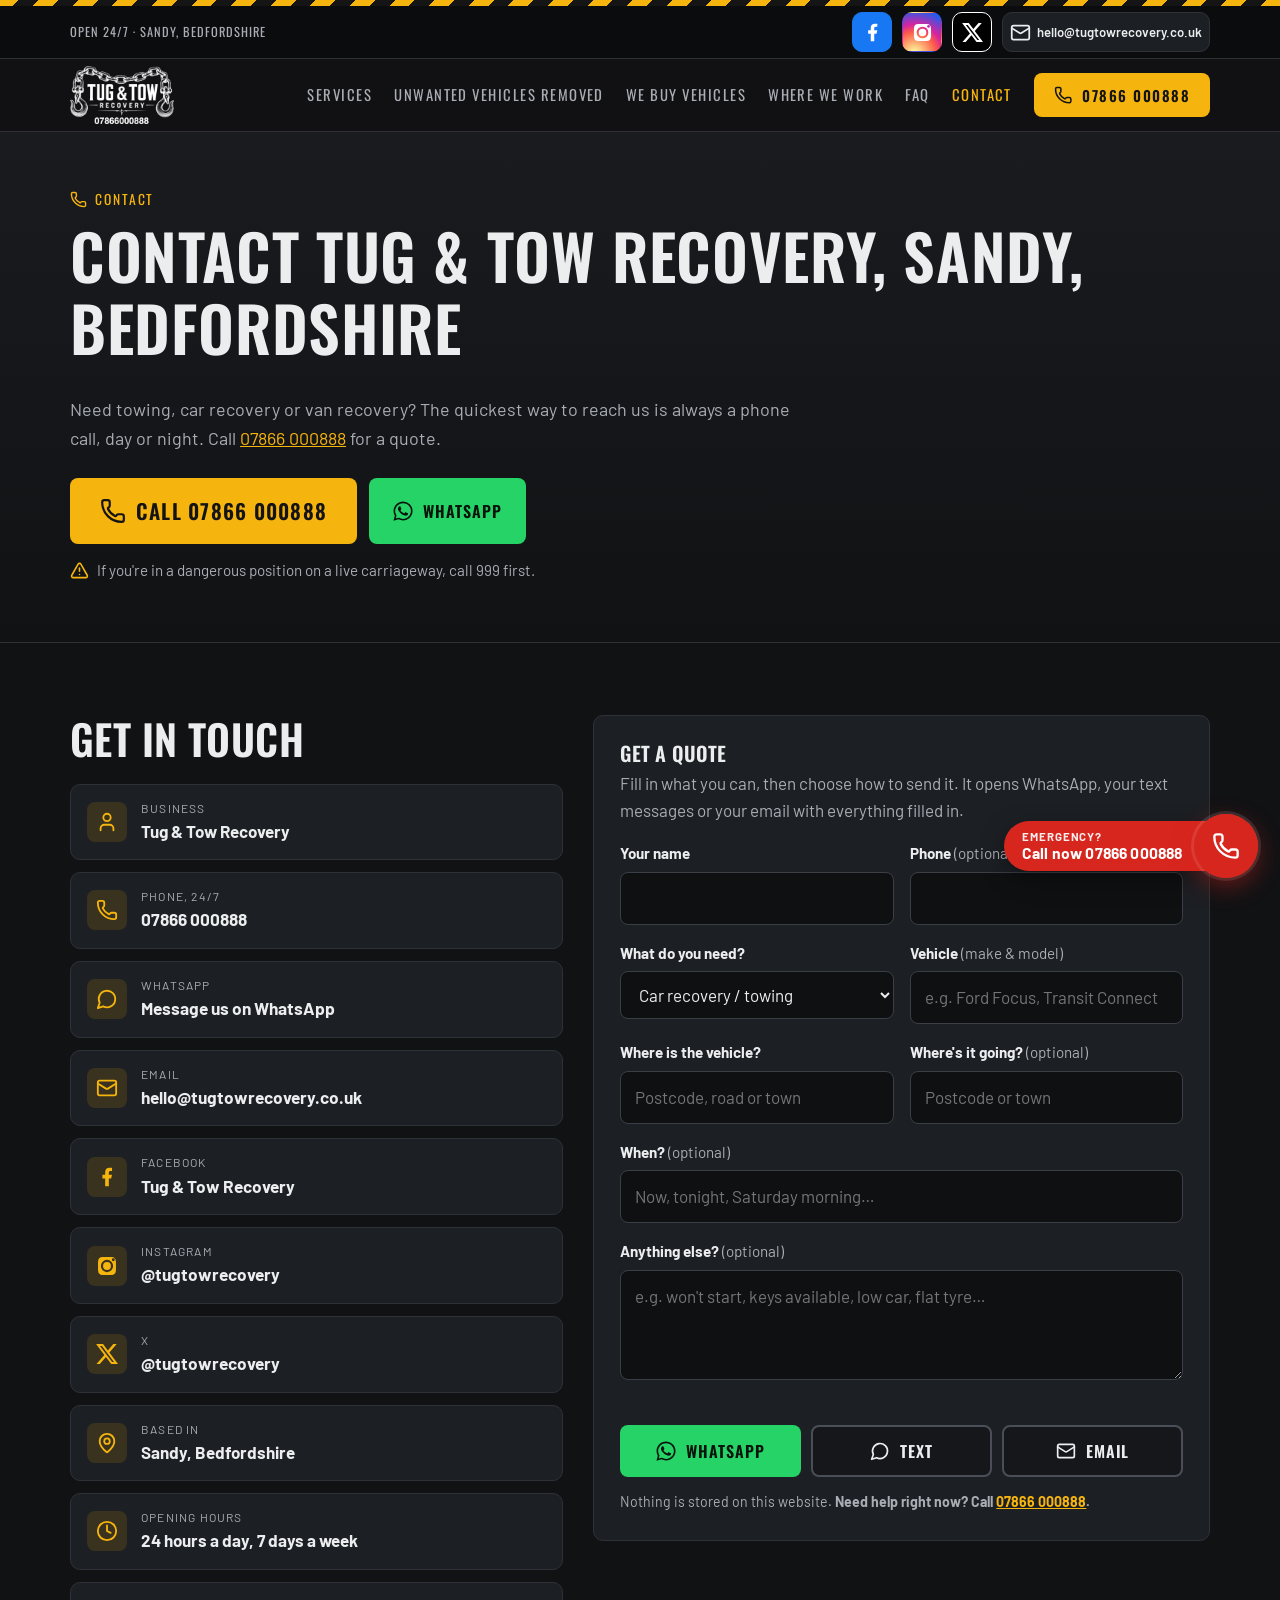
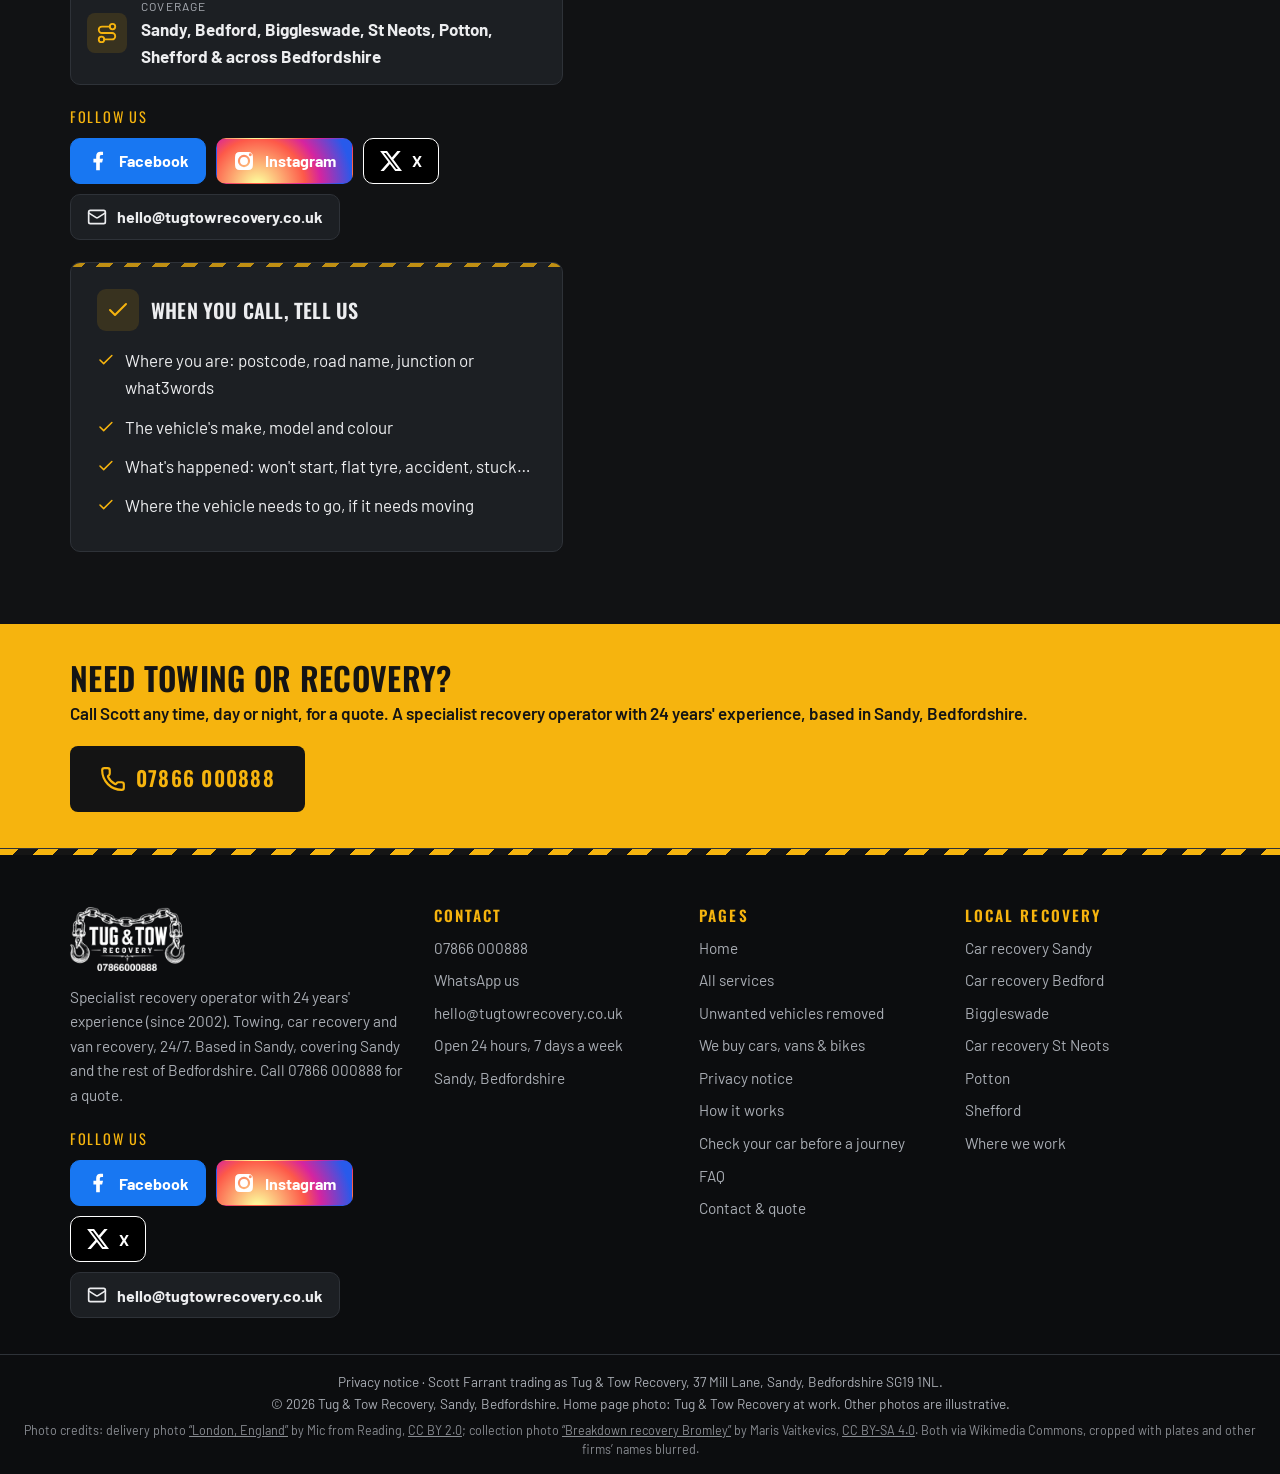
<file: contact.html>
<!DOCTYPE html>
<html lang="en-GB">
<head>
<meta charset="utf-8">
<meta name="viewport" content="width=device-width, initial-scale=1, viewport-fit=cover">
<title>Contact | 24/7 Towing &amp; Car Recovery Sandy, Bedfordshire | Tug &amp; Tow Recovery</title>
<meta name="description" content="Call Tug &amp; Tow Recovery 24/7 on 07866 000888 for a quote on towing, car recovery or van recovery. Based in Sandy, covering Sandy and the rest of Bedfordshire.">
<link rel="canonical" href="https://tugtowrecovery.co.uk/contact.html">
<meta name="theme-color" content="#111214">
<meta name="author" content="Tug &amp; Tow Recovery">
<meta property="og:type" content="website">
<meta property="og:site_name" content="Tug &amp; Tow Recovery">
<meta property="og:locale" content="en_GB">
<meta property="og:title" content="Contact | 24/7 Towing &amp; Car Recovery Sandy, Bedfordshire | Tug &amp; Tow Recovery">
<meta property="og:description" content="Call Tug &amp; Tow Recovery 24/7 on 07866 000888 for a quote on towing, car recovery or van recovery. Based in Sandy, covering Sandy and the rest of Bedfordshire.">
<meta property="og:url" content="https://tugtowrecovery.co.uk/contact.html">
<meta property="og:image" content="https://tugtowrecovery.co.uk/assets/og-image.jpg">
<meta property="og:image:width" content="1200"><meta property="og:image:height" content="630">
<meta property="og:image:alt" content="Recovery truck loading a car on a country road at dusk">
<meta name="twitter:card" content="summary_large_image">
<meta name="twitter:title" content="Contact | 24/7 Towing &amp; Car Recovery Sandy, Bedfordshire | Tug &amp; Tow Recovery">
<meta name="twitter:description" content="Call Tug &amp; Tow Recovery 24/7 on 07866 000888 for a quote on towing, car recovery or van recovery. Based in Sandy, covering Sandy and the rest of Bedfordshire.">
<meta name="twitter:image" content="https://tugtowrecovery.co.uk/assets/og-image.jpg">
<link rel="icon" type="image/png" href="favicon.png">
<link rel="apple-touch-icon" href="favicon.png">
<link rel="preconnect" href="https://fonts.googleapis.com">
<link rel="preconnect" href="https://fonts.gstatic.com" crossorigin>
<link rel="stylesheet" href="https://fonts.googleapis.com/css2?family=Oswald:wght@500;600;700&amp;family=Barlow:wght@400;500;600;700&amp;display=swap">

<link rel="stylesheet" href="assets/css/style.css">
<script type="application/ld+json">{
 "@context": "https://schema.org",
 "@type": "AutomotiveBusiness",
 "@id": "https://tugtowrecovery.co.uk/#business",
 "name": "Tug & Tow Recovery",
 "alternateName": "Tug and Tow Recovery",
 "description": "Specialist recovery operator with 24 years' experience. 24/7 towing, car recovery and van recovery based in Sandy, Bedfordshire, since 2002. Breakdown and accident recovery, ECU-safe jump starts, low-car and tight-access recovery across Bedfordshire. Call 07866 000888 for a quote.",
 "slogan": "Local towing and recovery from Sandy since 2002",
 "foundingDate": "2002",
 "url": "https://tugtowrecovery.co.uk/",
 "telephone": "+44 7866 000888",
 "email": "hello@tugtowrecovery.co.uk",
 "logo": "https://tugtowrecovery.co.uk/assets/img/logo-white.png",
 "image": "https://tugtowrecovery.co.uk/assets/og-image.jpg",
 "address": {
  "@type": "PostalAddress",
  "addressLocality": "Sandy",
  "addressRegion": "Bedfordshire",
  "addressCountry": "GB"
 },
 "openingHoursSpecification": [
  {
   "@type": "OpeningHoursSpecification",
   "dayOfWeek": [
    "Monday",
    "Tuesday",
    "Wednesday",
    "Thursday",
    "Friday",
    "Saturday",
    "Sunday"
   ],
   "opens": "00:00",
   "closes": "23:59"
  }
 ],
 "areaServed": [
  {
   "@type": "City",
   "name": "Sandy"
  },
  {
   "@type": "AdministrativeArea",
   "name": "Bedfordshire"
  },
  {
   "@type": "City",
   "name": "Bedford"
  },
  {
   "@type": "City",
   "name": "Biggleswade"
  },
  {
   "@type": "City",
   "name": "St Neots"
  },
  {
   "@type": "City",
   "name": "Potton"
  },
  {
   "@type": "City",
   "name": "Shefford"
  }
 ],
 "knowsAbout": [
  "Towing",
  "Car recovery",
  "Van recovery",
  "Breakdown recovery",
  "Accident recovery",
  "Jump starts",
  "Low car recovery",
  "Tight-access recovery",
  "Vehicle delivery",
  "Overturned vehicle recovery",
  "Off-road recovery",
  "Unwanted vehicle removal",
  "Buying cars, vans and bikes"
 ],
 "sameAs": [
  "https://facebook.com/1238711935993019",
  "https://www.instagram.com/tugtowrecovery/",
  "https://x.com/tugtowrecovery"
 ],
 "contactPoint": [
  {
   "@type": "ContactPoint",
   "telephone": "+44 7866 000888",
   "contactType": "customer service",
   "areaServed": "Bedfordshire",
   "availableLanguage": "English",
   "hoursAvailable": {
    "@type": "OpeningHoursSpecification",
    "dayOfWeek": [
     "Monday",
     "Tuesday",
     "Wednesday",
     "Thursday",
     "Friday",
     "Saturday",
     "Sunday"
    ],
    "opens": "00:00",
    "closes": "23:59"
   }
  }
 ],
 "hasOfferCatalog": {
  "@type": "OfferCatalog",
  "name": "Recovery and transport services",
  "itemListElement": [
   {
    "@type": "OfferCatalog",
    "name": "Breakdown & roadside",
    "itemListElement": [
     {
      "@type": "Offer",
      "itemOffered": {
       "@type": "Service",
       "name": "Car breakdown recovery",
       "areaServed": {
        "@type": "AdministrativeArea",
        "name": "Bedfordshire"
       }
      }
     },
     {
      "@type": "Offer",
      "itemOffered": {
       "@type": "Service",
       "name": "Dead battery & ECU-protected jump starts",
       "areaServed": {
        "@type": "AdministrativeArea",
        "name": "Bedfordshire"
       }
      }
     },
     {
      "@type": "Offer",
      "itemOffered": {
       "@type": "Service",
       "name": "Battery service",
       "areaServed": {
        "@type": "AdministrativeArea",
        "name": "Bedfordshire"
       }
      }
     },
     {
      "@type": "Offer",
      "itemOffered": {
       "@type": "Service",
       "name": "Flat tyre & tyre change",
       "areaServed": {
        "@type": "AdministrativeArea",
        "name": "Bedfordshire"
       }
      }
     },
     {
      "@type": "Offer",
      "itemOffered": {
       "@type": "Service",
       "name": "Keys locked in the car",
       "areaServed": {
        "@type": "AdministrativeArea",
        "name": "Bedfordshire"
       }
      }
     },
     {
      "@type": "Offer",
      "itemOffered": {
       "@type": "Service",
       "name": "Out of fuel (cars & motorbikes)",
       "areaServed": {
        "@type": "AdministrativeArea",
        "name": "Bedfordshire"
       }
      }
     },
     {
      "@type": "Offer",
      "itemOffered": {
       "@type": "Service",
       "name": "Wrong fuel & fuel contamination",
       "areaServed": {
        "@type": "AdministrativeArea",
        "name": "Bedfordshire"
       }
      }
     },
     {
      "@type": "Offer",
      "itemOffered": {
       "@type": "Service",
       "name": "Car diagnostics",
       "areaServed": {
        "@type": "AdministrativeArea",
        "name": "Bedfordshire"
       }
      }
     }
    ]
   },
   {
    "@type": "OfferCatalog",
    "name": "Towing, car & van recovery",
    "itemListElement": [
     {
      "@type": "Offer",
      "itemOffered": {
       "@type": "Service",
       "name": "Car recovery",
       "areaServed": {
        "@type": "AdministrativeArea",
        "name": "Bedfordshire"
       }
      }
     },
     {
      "@type": "Offer",
      "itemOffered": {
       "@type": "Service",
       "name": "Van recovery",
       "areaServed": {
        "@type": "AdministrativeArea",
        "name": "Bedfordshire"
       }
      }
     },
     {
      "@type": "Offer",
      "itemOffered": {
       "@type": "Service",
       "name": "Car & van towing",
       "areaServed": {
        "@type": "AdministrativeArea",
        "name": "Bedfordshire"
       }
      }
     },
     {
      "@type": "Offer",
      "itemOffered": {
       "@type": "Service",
       "name": "Accident recovery",
       "areaServed": {
        "@type": "AdministrativeArea",
        "name": "Bedfordshire"
       }
      }
     },
     {
      "@type": "Offer",
      "itemOffered": {
       "@type": "Service",
       "name": "Stuck in mud or off the road",
       "areaServed": {
        "@type": "AdministrativeArea",
        "name": "Bedfordshire"
       }
      }
     },
     {
      "@type": "Offer",
      "itemOffered": {
       "@type": "Service",
       "name": "Overturned car & van recovery",
       "areaServed": {
        "@type": "AdministrativeArea",
        "name": "Bedfordshire"
       }
      }
     },
     {
      "@type": "Offer",
      "itemOffered": {
       "@type": "Service",
       "name": "Winching",
       "areaServed": {
        "@type": "AdministrativeArea",
        "name": "Bedfordshire"
       }
      }
     },
     {
      "@type": "Offer",
      "itemOffered": {
       "@type": "Service",
       "name": "Motorcycle recovery",
       "areaServed": {
        "@type": "AdministrativeArea",
        "name": "Bedfordshire"
       }
      }
     },
     {
      "@type": "Offer",
      "itemOffered": {
       "@type": "Service",
       "name": "Low-car & tight-access recovery",
       "areaServed": {
        "@type": "AdministrativeArea",
        "name": "Bedfordshire"
       }
      }
     },
     {
      "@type": "Offer",
      "itemOffered": {
       "@type": "Service",
       "name": "Classic, modified & awkward vehicles",
       "areaServed": {
        "@type": "AdministrativeArea",
        "name": "Bedfordshire"
       }
      }
     }
    ]
   },
   {
    "@type": "OfferCatalog",
    "name": "Collection, delivery & transport",
    "itemListElement": [
     {
      "@type": "Offer",
      "itemOffered": {
       "@type": "Service",
       "name": "Local vehicle delivery",
       "areaServed": {
        "@type": "AdministrativeArea",
        "name": "Bedfordshire"
       }
      }
     },
     {
      "@type": "Offer",
      "itemOffered": {
       "@type": "Service",
       "name": "Used car collection & delivery",
       "areaServed": {
        "@type": "AdministrativeArea",
        "name": "Bedfordshire"
       }
      }
     },
     {
      "@type": "Offer",
      "itemOffered": {
       "@type": "Service",
       "name": "Taking cars to dealers & garages",
       "areaServed": {
        "@type": "AdministrativeArea",
        "name": "Bedfordshire"
       }
      }
     },
     {
      "@type": "Offer",
      "itemOffered": {
       "@type": "Service",
       "name": "New car collection & delivery",
       "areaServed": {
        "@type": "AdministrativeArea",
        "name": "Bedfordshire"
       }
      }
     },
     {
      "@type": "Offer",
      "itemOffered": {
       "@type": "Service",
       "name": "Local vehicle moves",
       "areaServed": {
        "@type": "AdministrativeArea",
        "name": "Bedfordshire"
       }
      }
     },
     {
      "@type": "Offer",
      "itemOffered": {
       "@type": "Service",
       "name": "Damaged & non-runner delivery",
       "areaServed": {
        "@type": "AdministrativeArea",
        "name": "Bedfordshire"
       }
      }
     },
     {
      "@type": "Offer",
      "itemOffered": {
       "@type": "Service",
       "name": "Copart Sandy collections",
       "areaServed": {
        "@type": "AdministrativeArea",
        "name": "Bedfordshire"
       }
      }
     }
    ]
   },
   {
    "@type": "OfferCatalog",
    "name": "Vehicle removal & collection",
    "itemListElement": [
     {
      "@type": "Offer",
      "itemOffered": {
       "@type": "Service",
       "name": "Unwanted vehicles removed",
       "areaServed": {
        "@type": "AdministrativeArea",
        "name": "Bedfordshire"
       }
      }
     },
     {
      "@type": "Offer",
      "itemOffered": {
       "@type": "Service",
       "name": "We buy cars, vans & bikes",
       "areaServed": {
        "@type": "AdministrativeArea",
        "name": "Bedfordshire"
       }
      }
     },
     {
      "@type": "Offer",
      "itemOffered": {
       "@type": "Service",
       "name": "Untaxed vehicle removal",
       "areaServed": {
        "@type": "AdministrativeArea",
        "name": "Bedfordshire"
       }
      }
     },
     {
      "@type": "Offer",
      "itemOffered": {
       "@type": "Service",
       "name": "Obstruction removal",
       "areaServed": {
        "@type": "AdministrativeArea",
        "name": "Bedfordshire"
       }
      }
     },
     {
      "@type": "Offer",
      "itemOffered": {
       "@type": "Service",
       "name": "Private land vehicle removal",
       "areaServed": {
        "@type": "AdministrativeArea",
        "name": "Bedfordshire"
       }
      }
     },
     {
      "@type": "Offer",
      "itemOffered": {
       "@type": "Service",
       "name": "Repossession, cars & vans",
       "areaServed": {
        "@type": "AdministrativeArea",
        "name": "Bedfordshire"
       }
      }
     }
    ]
   }
  ]
 }
}</script>
</head>
<body>
<a class="skip" href="#main">Skip to content</a>
<header class="site-header">
<div class="hazard" aria-hidden="true"></div>
<div class="topbar"><div class="wrap topbar-in"><span class="topbar-note">Open 24/7 · Sandy, Bedfordshire</span><div class="soc-icons soc-icons--top"><a class="b-fb" href="https://facebook.com/1238711935993019" target="_blank" rel="noopener" aria-label="Tug &amp; Tow Recovery on Facebook (opens in a new tab)" title="Facebook"><svg class="icon" viewBox="0 0 24 24" aria-hidden="true" style="fill:currentColor;stroke:none"><path d="M14 13.5h2.5l1-4H14v-2c0-1.03 0-2 2-2h1.5V2.14c-.326-.043-1.557-.14-2.857-.14C11.928 2 10 3.657 10 6.7v2.8H7v4h3V22h4v-8.5z"/></svg></a><a class="b-ig" href="https://www.instagram.com/tugtowrecovery/" target="_blank" rel="noopener" aria-label="Tug &amp; Tow Recovery on Instagram (opens in a new tab)" title="Instagram"><svg class="icon" viewBox="0 0 24 24" aria-hidden="true" style="fill:currentColor;stroke:none"><path d="M12 2.2c3.2 0 3.6 0 4.8.1 3.3.1 4.8 1.7 4.9 4.9.1 1.3.1 1.6.1 4.8s0 3.6-.1 4.8c-.1 3.2-1.7 4.8-4.9 4.9-1.3.1-1.6.1-4.8.1s-3.6 0-4.8-.1c-3.3-.1-4.8-1.7-4.9-4.9C2.2 15.6 2.2 15.2 2.2 12s0-3.6.1-4.8C2.4 3.9 3.9 2.4 7.2 2.3 8.4 2.2 8.8 2.2 12 2.2zm0 3.1a6.7 6.7 0 1 0 0 13.4 6.7 6.7 0 0 0 0-13.4zm0 11a4.3 4.3 0 1 1 0-8.6 4.3 4.3 0 0 1 0 8.6zm6.9-12.8a1.6 1.6 0 1 0 0 3.2 1.6 1.6 0 0 0 0-3.2z"/></svg></a><a class="b-x" href="https://x.com/tugtowrecovery" target="_blank" rel="noopener" aria-label="Tug &amp; Tow Recovery on X (opens in a new tab)" title="X"><svg class="icon" style="fill:currentColor;stroke:none" viewBox="0 0 24 24" aria-hidden="true"><path d="M18.9 1.2h3.7l-8 9.2 9.4 12.4h-7.4l-5.8-7.6-6.6 7.6H.5l8.6-9.8L.1 1.2h7.6l5.2 6.9 6-6.9zm-1.3 19.4h2L6.5 3.3H4.3l13.3 17.3z"/></svg></a><a class="soc-mail" href="mailto:hello@tugtowrecovery.co.uk" aria-label="Email hello@tugtowrecovery.co.uk" title="Email"><svg class="icon" viewBox="0 0 24 24" aria-hidden="true" focusable="false"><rect width="20" height="16" x="2" y="4" rx="2"/><path d="m22 7-8.97 5.7a1.94 1.94 0 0 1-2.06 0L2 7"/></svg><span>hello@tugtowrecovery.co.uk</span></a></div></div></div>
<div class="wrap header-bar">
 <a class="brand" href="index.html" aria-label="Tug &amp; Tow Recovery – home"><img src="assets/img/logo-white.png" alt="Tug &amp; Tow Recovery" width="560" height="311"></a>
 <nav class="nav" aria-label="Main"><a href="index.html#services">Services</a><a href="free-vehicle-collection.html">Unwanted vehicles removed</a><a href="we-buy-any-vehicle.html">We buy vehicles</a><a href="where-we-work.html">Where we work</a><a href="index.html#faq">FAQ</a><a href="contact.html" aria-current="page">Contact</a><a class="btn btn--call" href="tel:07866000888"><svg class="icon" viewBox="0 0 24 24" aria-hidden="true" focusable="false"><path d="M13.832 16.568a1 1 0 0 0 1.213-.303l.355-.465A2 2 0 0 1 17 15h3a2 2 0 0 1 2 2v3a2 2 0 0 1-2 2A18 18 0 0 1 2 4a2 2 0 0 1 2-2h3a2 2 0 0 1 2 2v3a2 2 0 0 1-.8 1.6l-.468.351a1 1 0 0 0-.292 1.233 14 14 0 0 0 6.392 6.384"/></svg>07866 000888</a></nav>
 <div class="header-mobile">
  <a class="header-call" href="tel:07866000888" aria-label="Call 07866 000888"><svg class="icon" viewBox="0 0 24 24" aria-hidden="true" focusable="false"><path d="M13.832 16.568a1 1 0 0 0 1.213-.303l.355-.465A2 2 0 0 1 17 15h3a2 2 0 0 1 2 2v3a2 2 0 0 1-2 2A18 18 0 0 1 2 4a2 2 0 0 1 2-2h3a2 2 0 0 1 2 2v3a2 2 0 0 1-.8 1.6l-.468.351a1 1 0 0 0-.292 1.233 14 14 0 0 0 6.392 6.384"/></svg>Call</a>
  <button class="menu-btn" type="button" aria-expanded="false" aria-controls="mobile-nav"><svg class="icon" viewBox="0 0 24 24" aria-hidden="true" focusable="false"><path d="M4 5h16"/><path d="M4 12h16"/><path d="M4 19h16"/></svg><span>Menu</span></button>
 </div>
</div>
<nav id="mobile-nav" class="mobile-nav" aria-label="Mobile"><a href="index.html">Home</a><a href="services.html">All services</a><a href="free-vehicle-collection.html">Unwanted vehicles removed</a><a href="we-buy-any-vehicle.html">We buy cars, vans &amp; bikes</a><a href="index.html#checks">Car checks</a><a href="where-we-work.html">Where we work</a><a href="index.html#faq">FAQ</a><a href="contact.html" aria-current="page">Contact</a></nav>
</header>

<main id="main">
<section class="page-hero">
 <div class="wrap">
  <span class="eyebrow"><svg class="icon" viewBox="0 0 24 24" aria-hidden="true" focusable="false"><path d="M13.832 16.568a1 1 0 0 0 1.213-.303l.355-.465A2 2 0 0 1 17 15h3a2 2 0 0 1 2 2v3a2 2 0 0 1-2 2A18 18 0 0 1 2 4a2 2 0 0 1 2-2h3a2 2 0 0 1 2 2v3a2 2 0 0 1-.8 1.6l-.468.351a1 1 0 0 0-.292 1.233 14 14 0 0 0 6.392 6.384"/></svg>Contact</span>
  <h1>Contact Tug &amp; Tow Recovery, Sandy, Bedfordshire</h1>
  <p class="lead">Need towing, car recovery or van recovery? The quickest way to reach us is always a phone call, day or night. Call <a href="tel:07866000888">07866 000888</a> for a quote.</p>
  <div class="hero-ctas"><a class="btn btn--call btn--xl" href="tel:07866000888"><svg class="icon" viewBox="0 0 24 24" aria-hidden="true" focusable="false"><path d="M13.832 16.568a1 1 0 0 0 1.213-.303l.355-.465A2 2 0 0 1 17 15h3a2 2 0 0 1 2 2v3a2 2 0 0 1-2 2A18 18 0 0 1 2 4a2 2 0 0 1 2-2h3a2 2 0 0 1 2 2v3a2 2 0 0 1-.8 1.6l-.468.351a1 1 0 0 0-.292 1.233 14 14 0 0 0 6.392 6.384"/></svg>Call 07866 000888</a><a class="btn btn--wa" href="https://wa.me/447866000888" rel="noopener" target="_blank"><svg class="icon" viewBox="0 0 24 24" aria-hidden="true" style="fill:currentColor;stroke:none"><path d="M17.47 14.38c-.3-.15-1.76-.87-2.03-.97-.27-.1-.47-.15-.67.15-.2.3-.77.97-.94 1.17-.17.2-.35.22-.65.07-.3-.15-1.26-.46-2.4-1.48-.89-.79-1.49-1.77-1.66-2.07-.17-.3-.02-.46.13-.61.13-.13.3-.35.45-.52.15-.17.2-.3.3-.5.1-.2.05-.37-.03-.52-.07-.15-.67-1.61-.92-2.21-.24-.58-.49-.5-.67-.51h-.57c-.2 0-.52.07-.79.37-.27.3-1.04 1.02-1.04 2.48s1.07 2.88 1.21 3.08c.15.2 2.1 3.2 5.08 4.49.71.31 1.26.49 1.69.63.71.23 1.36.2 1.87.12.57-.09 1.76-.72 2.01-1.41.25-.69.25-1.29.17-1.41-.07-.12-.27-.2-.57-.35zM12.05 21.5h-.01a9.45 9.45 0 0 1-4.82-1.32l-.35-.21-3.58.94.96-3.49-.23-.36a9.43 9.43 0 0 1-1.45-5.03c0-5.22 4.25-9.47 9.48-9.47 2.53 0 4.91.99 6.7 2.78a9.41 9.41 0 0 1 2.77 6.7c0 5.23-4.25 9.47-9.47 9.47zm8.06-17.53A11.33 11.33 0 0 0 12.05.63C5.77.63.66 5.74.66 12.02c0 2.01.52 3.97 1.52 5.69L.57 23.6l6.04-1.58a11.37 11.37 0 0 0 5.44 1.39h.01c6.28 0 11.39-5.11 11.39-11.39 0-3.04-1.18-5.9-3.34-8.05z"/></svg>WhatsApp</a></div>
  <p class="hero-note"><svg class="icon" viewBox="0 0 24 24" aria-hidden="true" focusable="false"><path d="m21.73 18-8-14a2 2 0 0 0-3.48 0l-8 14A2 2 0 0 0 4 21h16a2 2 0 0 0 1.73-3"/><path d="M12 9v4"/><path d="M12 17h.01"/></svg><span>If you're in a dangerous position on a live carriageway, call 999 first.</span></p>
 </div>
</section>
<section class="section" id="quote">
 <div class="wrap quote">
  <div>
   <h2>Get in touch</h2>
   <ul class="contact-list">
    <li><svg class="icon" viewBox="0 0 24 24" aria-hidden="true" focusable="false"><path d="M19 21v-2a4 4 0 0 0-4-4H9a4 4 0 0 0-4 4v2"/><circle cx="12" cy="7" r="4"/></svg><div><small>Business</small><span style="font-weight:700">Tug &amp; Tow Recovery</span></div></li>
    <li><svg class="icon" viewBox="0 0 24 24" aria-hidden="true" focusable="false"><path d="M13.832 16.568a1 1 0 0 0 1.213-.303l.355-.465A2 2 0 0 1 17 15h3a2 2 0 0 1 2 2v3a2 2 0 0 1-2 2A18 18 0 0 1 2 4a2 2 0 0 1 2-2h3a2 2 0 0 1 2 2v3a2 2 0 0 1-.8 1.6l-.468.351a1 1 0 0 0-.292 1.233 14 14 0 0 0 6.392 6.384"/></svg><div><small>Phone, 24/7</small><a href="tel:07866000888">07866 000888</a></div></li>
    <li><svg class="icon" viewBox="0 0 24 24" aria-hidden="true" focusable="false"><path d="M7.9 20A9 9 0 1 0 4 16.1L2 22Z"/></svg><div><small>WhatsApp</small><a href="https://wa.me/447866000888" rel="noopener" target="_blank">Message us on WhatsApp</a></div></li>
    <li><svg class="icon" viewBox="0 0 24 24" aria-hidden="true" focusable="false"><rect width="20" height="16" x="2" y="4" rx="2"/><path d="m22 7-8.97 5.7a1.94 1.94 0 0 1-2.06 0L2 7"/></svg><div><small>Email</small><a href="mailto:hello@tugtowrecovery.co.uk">hello@tugtowrecovery.co.uk</a></div></li>
    <li><svg class="icon" viewBox="0 0 24 24" aria-hidden="true" style="fill:currentColor;stroke:none"><path d="M14 13.5h2.5l1-4H14v-2c0-1.03 0-2 2-2h1.5V2.14c-.326-.043-1.557-.14-2.857-.14C11.928 2 10 3.657 10 6.7v2.8H7v4h3V22h4v-8.5z"/></svg><div><small>Facebook</small><a href="https://facebook.com/1238711935993019" rel="noopener" target="_blank" aria-label="Tug &amp; Tow Recovery on Facebook (opens in a new tab)">Tug &amp; Tow Recovery</a></div></li>
    <li><svg class="icon" viewBox="0 0 24 24" aria-hidden="true" style="fill:currentColor;stroke:none"><path d="M12 2.2c3.2 0 3.6 0 4.8.1 3.3.1 4.8 1.7 4.9 4.9.1 1.3.1 1.6.1 4.8s0 3.6-.1 4.8c-.1 3.2-1.7 4.8-4.9 4.9-1.3.1-1.6.1-4.8.1s-3.6 0-4.8-.1c-3.3-.1-4.8-1.7-4.9-4.9C2.2 15.6 2.2 15.2 2.2 12s0-3.6.1-4.8C2.4 3.9 3.9 2.4 7.2 2.3 8.4 2.2 8.8 2.2 12 2.2zm0 3.1a6.7 6.7 0 1 0 0 13.4 6.7 6.7 0 0 0 0-13.4zm0 11a4.3 4.3 0 1 1 0-8.6 4.3 4.3 0 0 1 0 8.6zm6.9-12.8a1.6 1.6 0 1 0 0 3.2 1.6 1.6 0 0 0 0-3.2z"/></svg><div><small>Instagram</small><a href="https://www.instagram.com/tugtowrecovery/" rel="noopener" target="_blank">@tugtowrecovery</a></div></li>
    <li><svg class="icon" style="fill:currentColor;stroke:none" viewBox="0 0 24 24" aria-hidden="true"><path d="M18.9 1.2h3.7l-8 9.2 9.4 12.4h-7.4l-5.8-7.6-6.6 7.6H.5l8.6-9.8L.1 1.2h7.6l5.2 6.9 6-6.9zm-1.3 19.4h2L6.5 3.3H4.3l13.3 17.3z"/></svg><div><small>X</small><a href="https://x.com/tugtowrecovery" rel="noopener" target="_blank">@tugtowrecovery</a></div></li>
    <li><svg class="icon" viewBox="0 0 24 24" aria-hidden="true" focusable="false"><path d="M20 10c0 4.993-5.539 10.193-7.399 11.799a1 1 0 0 1-1.202 0C9.539 20.193 4 14.993 4 10a8 8 0 0 1 16 0"/><circle cx="12" cy="10" r="3"/></svg><div><small>Based in</small><span style="font-weight:700">Sandy, Bedfordshire</span></div></li>
    <li><svg class="icon" viewBox="0 0 24 24" aria-hidden="true" focusable="false"><circle cx="12" cy="12" r="10"/><path d="M12 6v6l4 2"/></svg><div><small>Opening hours</small><span style="font-weight:700">24 hours a day, 7 days a week</span></div></li>
    <li><svg class="icon" viewBox="0 0 24 24" aria-hidden="true" focusable="false"><circle cx="6" cy="19" r="3"/><path d="M9 19h8.5a3.5 3.5 0 0 0 0-7h-11a3.5 3.5 0 0 1 0-7H15"/><circle cx="18" cy="5" r="3"/></svg><div><small>Coverage</small><span style="font-weight:700">Sandy, Bedford, Biggleswade, St Neots, Potton, Shefford &amp; across Bedfordshire</span></div></li>
   </ul>
   <div class="follow"><p class="follow-title">Follow us</p><div class="follow-btns"><a class="b-fb" href="https://facebook.com/1238711935993019" target="_blank" rel="noopener" aria-label="Follow Tug &amp; Tow Recovery on Facebook (opens in a new tab)"><svg class="icon" viewBox="0 0 24 24" aria-hidden="true" style="fill:currentColor;stroke:none"><path d="M14 13.5h2.5l1-4H14v-2c0-1.03 0-2 2-2h1.5V2.14c-.326-.043-1.557-.14-2.857-.14C11.928 2 10 3.657 10 6.7v2.8H7v4h3V22h4v-8.5z"/></svg><span>Facebook</span></a><a class="b-ig" href="https://www.instagram.com/tugtowrecovery/" target="_blank" rel="noopener" aria-label="Follow @tugtowrecovery on Instagram (opens in a new tab)"><svg class="icon" viewBox="0 0 24 24" aria-hidden="true" style="fill:currentColor;stroke:none"><path d="M12 2.2c3.2 0 3.6 0 4.8.1 3.3.1 4.8 1.7 4.9 4.9.1 1.3.1 1.6.1 4.8s0 3.6-.1 4.8c-.1 3.2-1.7 4.8-4.9 4.9-1.3.1-1.6.1-4.8.1s-3.6 0-4.8-.1c-3.3-.1-4.8-1.7-4.9-4.9C2.2 15.6 2.2 15.2 2.2 12s0-3.6.1-4.8C2.4 3.9 3.9 2.4 7.2 2.3 8.4 2.2 8.8 2.2 12 2.2zm0 3.1a6.7 6.7 0 1 0 0 13.4 6.7 6.7 0 0 0 0-13.4zm0 11a4.3 4.3 0 1 1 0-8.6 4.3 4.3 0 0 1 0 8.6zm6.9-12.8a1.6 1.6 0 1 0 0 3.2 1.6 1.6 0 0 0 0-3.2z"/></svg><span>Instagram</span></a><a class="b-x" href="https://x.com/tugtowrecovery" target="_blank" rel="noopener" aria-label="Follow @tugtowrecovery on X (opens in a new tab)"><svg class="icon" style="fill:currentColor;stroke:none" viewBox="0 0 24 24" aria-hidden="true"><path d="M18.9 1.2h3.7l-8 9.2 9.4 12.4h-7.4l-5.8-7.6-6.6 7.6H.5l8.6-9.8L.1 1.2h7.6l5.2 6.9 6-6.9zm-1.3 19.4h2L6.5 3.3H4.3l13.3 17.3z"/></svg><span>X</span></a><a class="b-mail" href="mailto:hello@tugtowrecovery.co.uk" aria-label="Email hello@tugtowrecovery.co.uk"><svg class="icon" viewBox="0 0 24 24" aria-hidden="true" focusable="false"><rect width="20" height="16" x="2" y="4" rx="2"/><path d="m22 7-8.97 5.7a1.94 1.94 0 0 1-2.06 0L2 7"/></svg><span>hello@tugtowrecovery.co.uk</span></a></div></div>
   <div class="card" style="margin-top:22px">
    <h3><svg class="icon" viewBox="0 0 24 24" aria-hidden="true" focusable="false"><path d="M20 6 9 17l-5-5"/></svg>When you call, tell us</h3>
    <ul class="checklist">
     <li><svg class="icon" viewBox="0 0 24 24" aria-hidden="true" focusable="false"><path d="M20 6 9 17l-5-5"/></svg><span>Where you are: postcode, road name, junction or what3words</span></li>
     <li><svg class="icon" viewBox="0 0 24 24" aria-hidden="true" focusable="false"><path d="M20 6 9 17l-5-5"/></svg><span>The vehicle's make, model and colour</span></li>
     <li><svg class="icon" viewBox="0 0 24 24" aria-hidden="true" focusable="false"><path d="M20 6 9 17l-5-5"/></svg><span>What's happened: won't start, flat tyre, accident, stuck…</span></li>
     <li><svg class="icon" viewBox="0 0 24 24" aria-hidden="true" focusable="false"><path d="M20 6 9 17l-5-5"/></svg><span>Where the vehicle needs to go, if it needs moving</span></li>
    </ul>
   </div>
  </div>
  <form class="form js-quote" novalidate aria-labelledby="q2-title">
 <h3 id="q2-title">Get a quote</h3>
 <p class="muted" style="margin-top:-.3em">Fill in what you can, then choose how to send it. It opens WhatsApp, your text messages or your email with everything filled in.</p>
 <div class="row row-2">
  <div class="field"><label for="q2-name">Your name</label><input id="q2-name" name="name" autocomplete="name" required></div>
  <div class="field"><label for="q2-phone">Phone <span class="opt">(optional)</span></label><input id="q2-phone" name="phone" type="tel" autocomplete="tel" inputmode="tel"></div>
 </div>
 <div class="row row-2">
  <div class="field"><label for="q2-service">What do you need?</label><select id="q2-service" name="service"><option>Car recovery / towing</option><option>Breakdown recovery</option><option>Jump start</option><option>Accident recovery</option><option>Van recovery</option><option>Vehicle delivery / transport</option><option>Car to dealer or garage</option><option>Vehicle removal</option><option>Something else</option></select></div>
  <div class="field"><label for="q2-vehicle">Vehicle <span class="opt">(make &amp; model)</span></label><input id="q2-vehicle" name="vehicle" placeholder="e.g. Ford Focus, Transit Connect"></div>
 </div>
 <div class="row row-2">
  <div class="field"><label for="q2-from">Where is the vehicle?</label><input id="q2-from" name="from" required placeholder="Postcode, road or town"></div>
  <div class="field"><label for="q2-to">Where's it going? <span class="opt">(optional)</span></label><input id="q2-to" name="to" placeholder="Postcode or town"></div>
 </div>
 <div class="field"><label for="q2-when">When? <span class="opt">(optional)</span></label><input id="q2-when" name="when" placeholder="Now, tonight, Saturday morning…"></div>
 <div class="field"><label for="q2-details">Anything else? <span class="opt">(optional)</span></label><textarea id="q2-details" name="details" placeholder="e.g. won't start, keys available, low car, flat tyre…"></textarea></div>
 <p class="form-error" role="alert" aria-live="polite"></p>
 <div class="send-row">
  <button class="btn btn--wa" type="button" data-send="whatsapp"><svg class="icon" viewBox="0 0 24 24" aria-hidden="true" style="fill:currentColor;stroke:none"><path d="M17.47 14.38c-.3-.15-1.76-.87-2.03-.97-.27-.1-.47-.15-.67.15-.2.3-.77.97-.94 1.17-.17.2-.35.22-.65.07-.3-.15-1.26-.46-2.4-1.48-.89-.79-1.49-1.77-1.66-2.07-.17-.3-.02-.46.13-.61.13-.13.3-.35.45-.52.15-.17.2-.3.3-.5.1-.2.05-.37-.03-.52-.07-.15-.67-1.61-.92-2.21-.24-.58-.49-.5-.67-.51h-.57c-.2 0-.52.07-.79.37-.27.3-1.04 1.02-1.04 2.48s1.07 2.88 1.21 3.08c.15.2 2.1 3.2 5.08 4.49.71.31 1.26.49 1.69.63.71.23 1.36.2 1.87.12.57-.09 1.76-.72 2.01-1.41.25-.69.25-1.29.17-1.41-.07-.12-.27-.2-.57-.35zM12.05 21.5h-.01a9.45 9.45 0 0 1-4.82-1.32l-.35-.21-3.58.94.96-3.49-.23-.36a9.43 9.43 0 0 1-1.45-5.03c0-5.22 4.25-9.47 9.48-9.47 2.53 0 4.91.99 6.7 2.78a9.41 9.41 0 0 1 2.77 6.7c0 5.23-4.25 9.47-9.47 9.47zm8.06-17.53A11.33 11.33 0 0 0 12.05.63C5.77.63.66 5.74.66 12.02c0 2.01.52 3.97 1.52 5.69L.57 23.6l6.04-1.58a11.37 11.37 0 0 0 5.44 1.39h.01c6.28 0 11.39-5.11 11.39-11.39 0-3.04-1.18-5.9-3.34-8.05z"/></svg>WhatsApp</button>
  <button class="btn btn--ghost" type="button" data-send="sms"><svg class="icon" viewBox="0 0 24 24" aria-hidden="true" focusable="false"><path d="M7.9 20A9 9 0 1 0 4 16.1L2 22Z"/></svg>Text</button>
  <button class="btn btn--ghost" type="button" data-send="email"><svg class="icon" viewBox="0 0 24 24" aria-hidden="true" focusable="false"><rect width="20" height="16" x="2" y="4" rx="2"/><path d="m22 7-8.97 5.7a1.94 1.94 0 0 1-2.06 0L2 7"/></svg>Email</button>
 </div>
 <p class="form-note">Nothing is stored on this website. <strong>Need help right now? Call <a href="tel:07866000888">07866 000888</a>.</strong></p>
</form>
 </div>
</section>
</main>
<section class="cta-strip" aria-label="Call us">
 <div class="wrap">
  <div><h2>Need towing or recovery?</h2><p>Call Scott any time, day or night, for a quote. A specialist recovery operator with 24 years' experience, based in Sandy, Bedfordshire.</p></div>
  <a class="btn btn--xl" href="tel:07866000888"><svg class="icon" viewBox="0 0 24 24" aria-hidden="true" focusable="false"><path d="M13.832 16.568a1 1 0 0 0 1.213-.303l.355-.465A2 2 0 0 1 17 15h3a2 2 0 0 1 2 2v3a2 2 0 0 1-2 2A18 18 0 0 1 2 4a2 2 0 0 1 2-2h3a2 2 0 0 1 2 2v3a2 2 0 0 1-.8 1.6l-.468.351a1 1 0 0 0-.292 1.233 14 14 0 0 0 6.392 6.384"/></svg>07866 000888</a>
 </div>
</section>
<footer class="site-footer">
 <div class="hazard" aria-hidden="true"></div>
 <div class="wrap footer-grid" style="padding-left:20px;padding-right:20px">
  <div>
   <img class="logo" src="assets/img/logo-white.png" alt="Tug &amp; Tow Recovery" width="560" height="311" loading="lazy">
   <p>Specialist recovery operator with 24 years' experience (since 2002). Towing, car recovery and van recovery, 24/7. Based in Sandy, covering Sandy and the rest of Bedfordshire. Call <a href="tel:07866000888">07866 000888</a> for a quote.</p>
   <div class="follow follow--footer"><p class="follow-title">Follow us</p><div class="follow-btns"><a class="b-fb" href="https://facebook.com/1238711935993019" target="_blank" rel="noopener" aria-label="Follow Tug &amp; Tow Recovery on Facebook (opens in a new tab)"><svg class="icon" viewBox="0 0 24 24" aria-hidden="true" style="fill:currentColor;stroke:none"><path d="M14 13.5h2.5l1-4H14v-2c0-1.03 0-2 2-2h1.5V2.14c-.326-.043-1.557-.14-2.857-.14C11.928 2 10 3.657 10 6.7v2.8H7v4h3V22h4v-8.5z"/></svg><span>Facebook</span></a><a class="b-ig" href="https://www.instagram.com/tugtowrecovery/" target="_blank" rel="noopener" aria-label="Follow @tugtowrecovery on Instagram (opens in a new tab)"><svg class="icon" viewBox="0 0 24 24" aria-hidden="true" style="fill:currentColor;stroke:none"><path d="M12 2.2c3.2 0 3.6 0 4.8.1 3.3.1 4.8 1.7 4.9 4.9.1 1.3.1 1.6.1 4.8s0 3.6-.1 4.8c-.1 3.2-1.7 4.8-4.9 4.9-1.3.1-1.6.1-4.8.1s-3.6 0-4.8-.1c-3.3-.1-4.8-1.7-4.9-4.9C2.2 15.6 2.2 15.2 2.2 12s0-3.6.1-4.8C2.4 3.9 3.9 2.4 7.2 2.3 8.4 2.2 8.8 2.2 12 2.2zm0 3.1a6.7 6.7 0 1 0 0 13.4 6.7 6.7 0 0 0 0-13.4zm0 11a4.3 4.3 0 1 1 0-8.6 4.3 4.3 0 0 1 0 8.6zm6.9-12.8a1.6 1.6 0 1 0 0 3.2 1.6 1.6 0 0 0 0-3.2z"/></svg><span>Instagram</span></a><a class="b-x" href="https://x.com/tugtowrecovery" target="_blank" rel="noopener" aria-label="Follow @tugtowrecovery on X (opens in a new tab)"><svg class="icon" style="fill:currentColor;stroke:none" viewBox="0 0 24 24" aria-hidden="true"><path d="M18.9 1.2h3.7l-8 9.2 9.4 12.4h-7.4l-5.8-7.6-6.6 7.6H.5l8.6-9.8L.1 1.2h7.6l5.2 6.9 6-6.9zm-1.3 19.4h2L6.5 3.3H4.3l13.3 17.3z"/></svg><span>X</span></a><a class="b-mail" href="mailto:hello@tugtowrecovery.co.uk" aria-label="Email hello@tugtowrecovery.co.uk"><svg class="icon" viewBox="0 0 24 24" aria-hidden="true" focusable="false"><rect width="20" height="16" x="2" y="4" rx="2"/><path d="m22 7-8.97 5.7a1.94 1.94 0 0 1-2.06 0L2 7"/></svg><span>hello@tugtowrecovery.co.uk</span></a></div></div>
  </div>
  <div>
   <h3>Contact</h3>
   <ul>
    <li><a href="tel:07866000888">07866 000888</a></li>
    <li><a href="https://wa.me/447866000888" rel="noopener" target="_blank">WhatsApp us</a></li>
    <li><a href="mailto:hello@tugtowrecovery.co.uk">hello@tugtowrecovery.co.uk</a></li>
    <li>Open 24 hours, 7 days a week</li>
    <li>Sandy, Bedfordshire</li>
   </ul>
  </div>
  <div>
   <h3>Pages</h3>
   <ul>
    <li><a href="index.html">Home</a></li>
    <li><a href="services.html">All services</a></li>
    <li><a href="free-vehicle-collection.html">Unwanted vehicles removed</a></li>
    <li><a href="we-buy-any-vehicle.html">We buy cars, vans &amp; bikes</a></li>
    <li><a href="privacy.html">Privacy notice</a></li>
    <li><a href="index.html#how">How it works</a></li>
        <li><a href="index.html#checks">Check your car before a journey</a></li>
    <li><a href="index.html#faq">FAQ</a></li>
    <li><a href="contact.html">Contact &amp; quote</a></li>
   </ul>
  </div>
  <div>
   <h3>Local recovery</h3>
   <ul><li><a href="car-recovery-sandy.html">Car recovery Sandy</a></li><li><a href="car-recovery-bedford.html">Car recovery Bedford</a></li><li>Biggleswade</li><li><a href="car-recovery-st-neots.html">Car recovery St Neots</a></li><li>Potton</li><li>Shefford</li><li><a href="where-we-work.html">Where we work</a></li></ul>
  </div>
 </div>
 <div class="footer-bottom"><a href="privacy.html">Privacy notice</a> · Scott Farrant trading as Tug &amp; Tow Recovery, 37 Mill Lane, Sandy, Bedfordshire SG19 1NL.<br>© <span id="year">2026</span> Tug &amp; Tow Recovery, Sandy, Bedfordshire. Home page photo: Tug &amp; Tow Recovery at work. Other photos are illustrative.<br><span class="photo-credits">Photo credits: delivery photo <a href="https://commons.wikimedia.org/wiki/File:London,_England_(4131733186).jpg" target="_blank" rel="noopener">“London, England”</a> by Mic from Reading, <a href="https://creativecommons.org/licenses/by/2.0/" target="_blank" rel="noopener">CC BY 2.0</a>; collection photo <a href="https://commons.wikimedia.org/wiki/File:Breakdown_recovery_Bromley.jpg" target="_blank" rel="noopener">“Breakdown recovery Bromley”</a> by Maris Vaitkevics, <a href="https://creativecommons.org/licenses/by-sa/4.0/" target="_blank" rel="noopener">CC BY-SA 4.0</a>. Both via Wikimedia Commons, cropped with plates and other firms’ names blurred.</span></div>
</footer>
<a class="sos-fab" href="tel:07866000888" aria-label="Emergency? Call now on 07866 000888">
 <span class="sos-label"><small>Emergency?</small>Call now 07866 000888</span>
 <span class="sos-ic" aria-hidden="true"><svg class="icon" viewBox="0 0 24 24" aria-hidden="true" focusable="false"><path d="M13.832 16.568a1 1 0 0 0 1.213-.303l.355-.465A2 2 0 0 1 17 15h3a2 2 0 0 1 2 2v3a2 2 0 0 1-2 2A18 18 0 0 1 2 4a2 2 0 0 1 2-2h3a2 2 0 0 1 2 2v3a2 2 0 0 1-.8 1.6l-.468.351a1 1 0 0 0-.292 1.233 14 14 0 0 0 6.392 6.384"/></svg></span>
</a>
<script src="assets/js/main.js" defer></script>
</body>
</html>
</file>
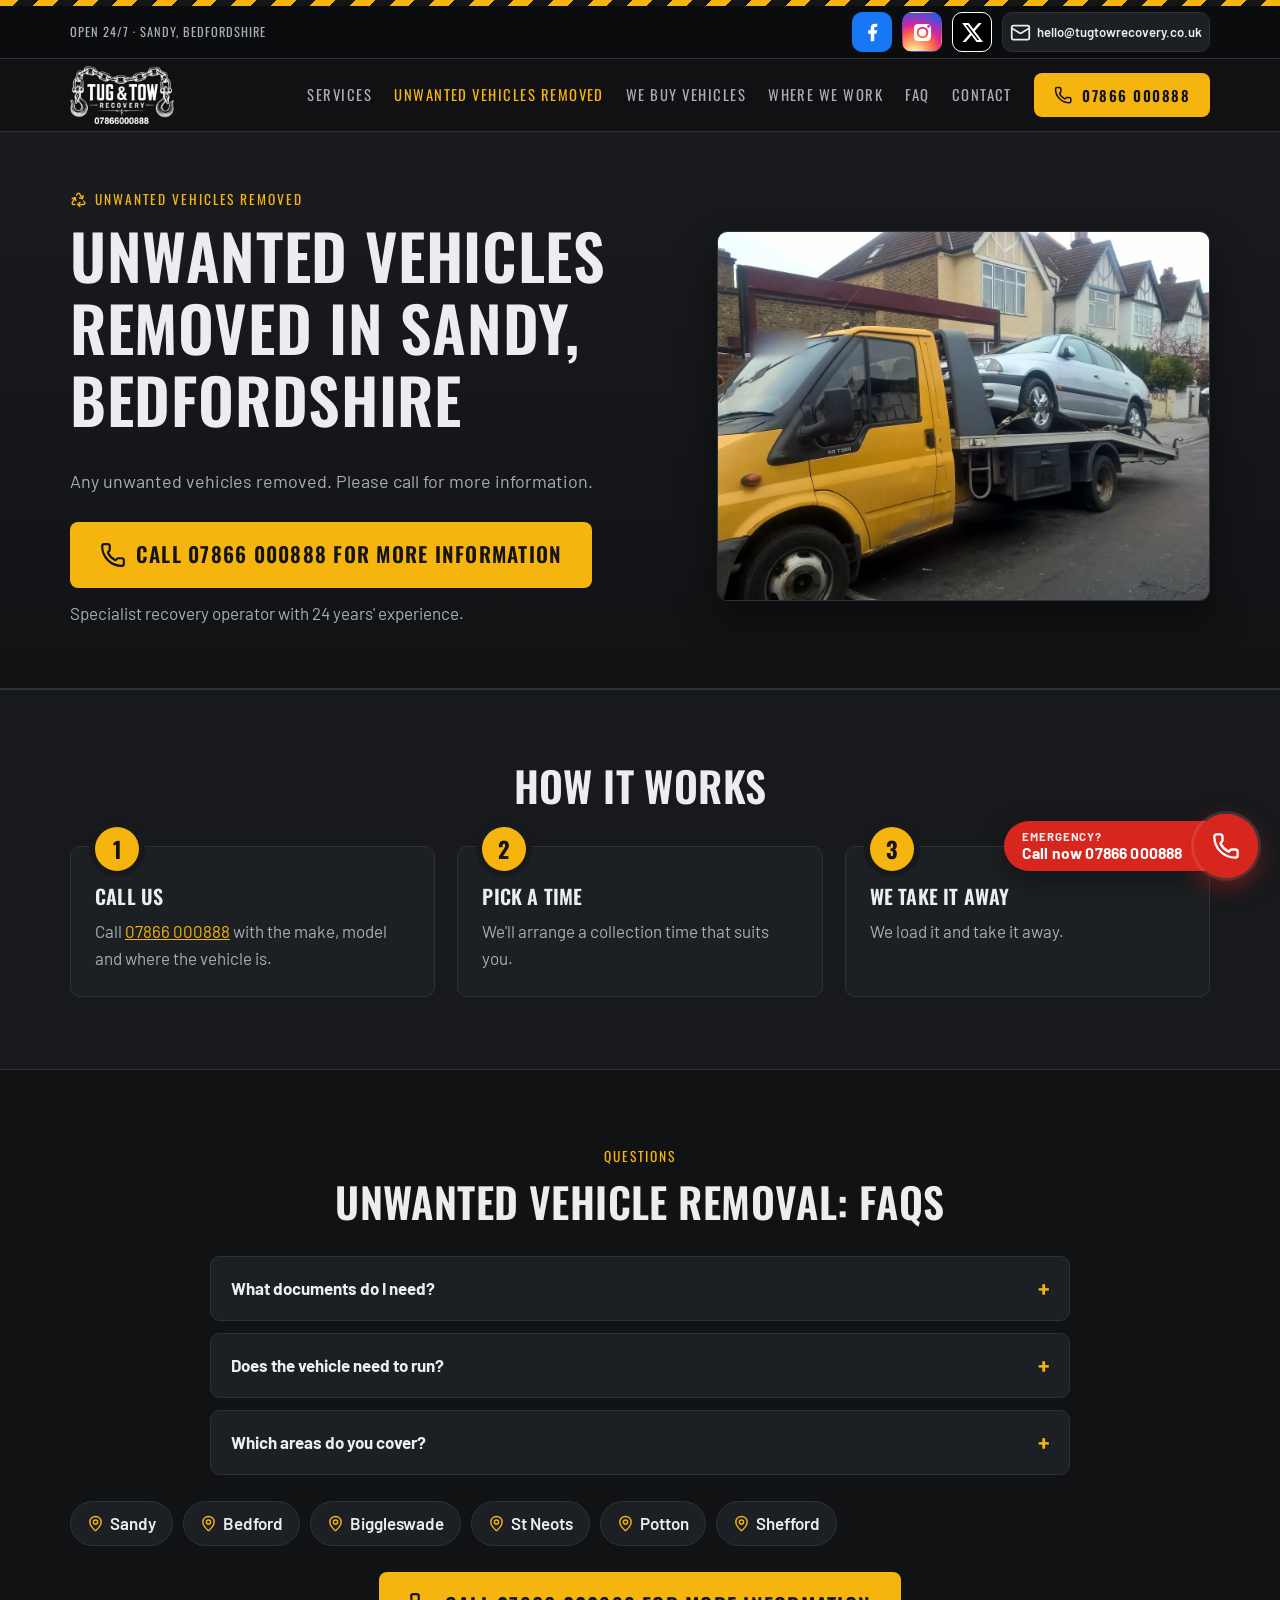
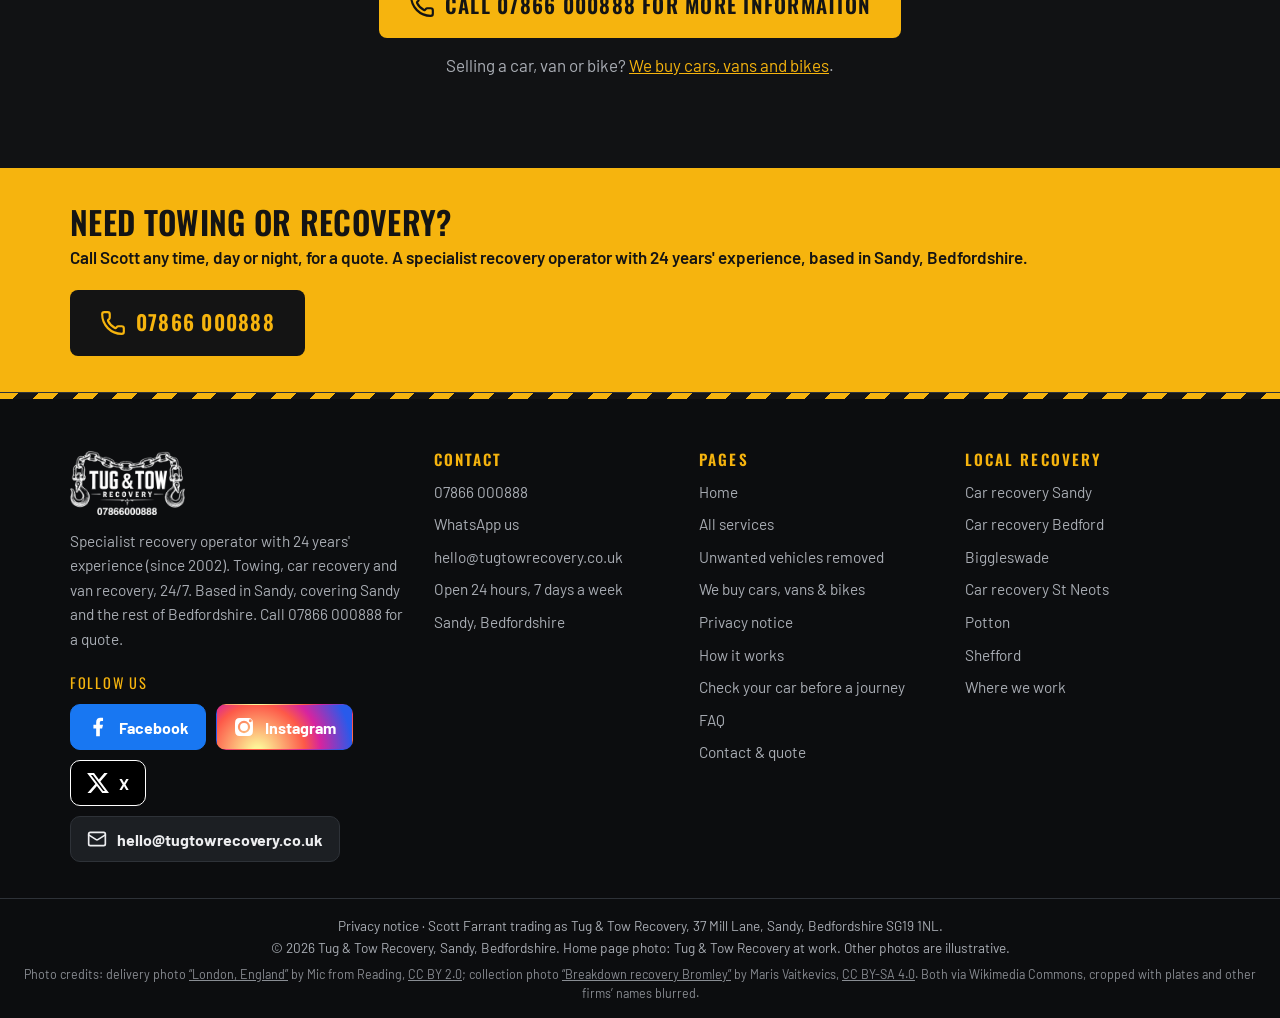
<file: free-vehicle-collection.html>
<!DOCTYPE html>
<html lang="en-GB">
<head>
<meta charset="utf-8">
<meta name="viewport" content="width=device-width, initial-scale=1, viewport-fit=cover">
<title>Unwanted Vehicles Removed | Tug &amp; Tow Recovery, Sandy, Bedfordshire</title>
<meta name="description" content="Any unwanted vehicles removed. Tug &amp; Tow Recovery, Sandy, Bedfordshire. Call 07866 000888 for more information.">
<link rel="canonical" href="https://tugtowrecovery.co.uk/free-vehicle-collection.html">
<meta name="theme-color" content="#111214">
<meta name="author" content="Tug &amp; Tow Recovery">
<meta property="og:type" content="website">
<meta property="og:site_name" content="Tug &amp; Tow Recovery">
<meta property="og:locale" content="en_GB">
<meta property="og:title" content="Unwanted Vehicles Removed | Tug &amp; Tow Recovery, Sandy, Bedfordshire">
<meta property="og:description" content="Any unwanted vehicles removed. Tug &amp; Tow Recovery, Sandy, Bedfordshire. Call 07866 000888 for more information.">
<meta property="og:url" content="https://tugtowrecovery.co.uk/free-vehicle-collection.html">
<meta property="og:image" content="https://tugtowrecovery.co.uk/assets/og-image.jpg">
<meta property="og:image:width" content="1200"><meta property="og:image:height" content="630">
<meta property="og:image:alt" content="Recovery truck loading a car on a country road at dusk">
<meta name="twitter:card" content="summary_large_image">
<meta name="twitter:title" content="Unwanted Vehicles Removed | Tug &amp; Tow Recovery, Sandy, Bedfordshire">
<meta name="twitter:description" content="Any unwanted vehicles removed. Tug &amp; Tow Recovery, Sandy, Bedfordshire. Call 07866 000888 for more information.">
<meta name="twitter:image" content="https://tugtowrecovery.co.uk/assets/og-image.jpg">
<link rel="icon" type="image/png" href="favicon.png">
<link rel="apple-touch-icon" href="favicon.png">
<link rel="preconnect" href="https://fonts.googleapis.com">
<link rel="preconnect" href="https://fonts.gstatic.com" crossorigin>
<link rel="stylesheet" href="https://fonts.googleapis.com/css2?family=Oswald:wght@500;600;700&amp;family=Barlow:wght@400;500;600;700&amp;display=swap">

<link rel="stylesheet" href="assets/css/style.css">
<script type="application/ld+json">{
 "@context": "https://schema.org",
 "@type": "AutomotiveBusiness",
 "@id": "https://tugtowrecovery.co.uk/#business",
 "name": "Tug & Tow Recovery",
 "alternateName": "Tug and Tow Recovery",
 "description": "Specialist recovery operator with 24 years' experience. 24/7 towing, car recovery and van recovery based in Sandy, Bedfordshire, since 2002. Breakdown and accident recovery, ECU-safe jump starts, low-car and tight-access recovery across Bedfordshire. Call 07866 000888 for a quote.",
 "slogan": "Local towing and recovery from Sandy since 2002",
 "foundingDate": "2002",
 "url": "https://tugtowrecovery.co.uk/",
 "telephone": "+44 7866 000888",
 "email": "hello@tugtowrecovery.co.uk",
 "logo": "https://tugtowrecovery.co.uk/assets/img/logo-white.png",
 "image": "https://tugtowrecovery.co.uk/assets/og-image.jpg",
 "address": {
  "@type": "PostalAddress",
  "addressLocality": "Sandy",
  "addressRegion": "Bedfordshire",
  "addressCountry": "GB"
 },
 "openingHoursSpecification": [
  {
   "@type": "OpeningHoursSpecification",
   "dayOfWeek": [
    "Monday",
    "Tuesday",
    "Wednesday",
    "Thursday",
    "Friday",
    "Saturday",
    "Sunday"
   ],
   "opens": "00:00",
   "closes": "23:59"
  }
 ],
 "areaServed": [
  {
   "@type": "City",
   "name": "Sandy"
  },
  {
   "@type": "AdministrativeArea",
   "name": "Bedfordshire"
  },
  {
   "@type": "City",
   "name": "Bedford"
  },
  {
   "@type": "City",
   "name": "Biggleswade"
  },
  {
   "@type": "City",
   "name": "St Neots"
  },
  {
   "@type": "City",
   "name": "Potton"
  },
  {
   "@type": "City",
   "name": "Shefford"
  }
 ],
 "knowsAbout": [
  "Towing",
  "Car recovery",
  "Van recovery",
  "Breakdown recovery",
  "Accident recovery",
  "Jump starts",
  "Low car recovery",
  "Tight-access recovery",
  "Vehicle delivery",
  "Overturned vehicle recovery",
  "Off-road recovery",
  "Unwanted vehicle removal",
  "Buying cars, vans and bikes"
 ],
 "sameAs": [
  "https://facebook.com/1238711935993019",
  "https://www.instagram.com/tugtowrecovery/",
  "https://x.com/tugtowrecovery"
 ],
 "contactPoint": [
  {
   "@type": "ContactPoint",
   "telephone": "+44 7866 000888",
   "contactType": "customer service",
   "areaServed": "Bedfordshire",
   "availableLanguage": "English",
   "hoursAvailable": {
    "@type": "OpeningHoursSpecification",
    "dayOfWeek": [
     "Monday",
     "Tuesday",
     "Wednesday",
     "Thursday",
     "Friday",
     "Saturday",
     "Sunday"
    ],
    "opens": "00:00",
    "closes": "23:59"
   }
  }
 ],
 "hasOfferCatalog": {
  "@type": "OfferCatalog",
  "name": "Recovery and transport services",
  "itemListElement": [
   {
    "@type": "OfferCatalog",
    "name": "Breakdown & roadside",
    "itemListElement": [
     {
      "@type": "Offer",
      "itemOffered": {
       "@type": "Service",
       "name": "Car breakdown recovery",
       "areaServed": {
        "@type": "AdministrativeArea",
        "name": "Bedfordshire"
       }
      }
     },
     {
      "@type": "Offer",
      "itemOffered": {
       "@type": "Service",
       "name": "Dead battery & ECU-protected jump starts",
       "areaServed": {
        "@type": "AdministrativeArea",
        "name": "Bedfordshire"
       }
      }
     },
     {
      "@type": "Offer",
      "itemOffered": {
       "@type": "Service",
       "name": "Battery service",
       "areaServed": {
        "@type": "AdministrativeArea",
        "name": "Bedfordshire"
       }
      }
     },
     {
      "@type": "Offer",
      "itemOffered": {
       "@type": "Service",
       "name": "Flat tyre & tyre change",
       "areaServed": {
        "@type": "AdministrativeArea",
        "name": "Bedfordshire"
       }
      }
     },
     {
      "@type": "Offer",
      "itemOffered": {
       "@type": "Service",
       "name": "Keys locked in the car",
       "areaServed": {
        "@type": "AdministrativeArea",
        "name": "Bedfordshire"
       }
      }
     },
     {
      "@type": "Offer",
      "itemOffered": {
       "@type": "Service",
       "name": "Out of fuel (cars & motorbikes)",
       "areaServed": {
        "@type": "AdministrativeArea",
        "name": "Bedfordshire"
       }
      }
     },
     {
      "@type": "Offer",
      "itemOffered": {
       "@type": "Service",
       "name": "Wrong fuel & fuel contamination",
       "areaServed": {
        "@type": "AdministrativeArea",
        "name": "Bedfordshire"
       }
      }
     },
     {
      "@type": "Offer",
      "itemOffered": {
       "@type": "Service",
       "name": "Car diagnostics",
       "areaServed": {
        "@type": "AdministrativeArea",
        "name": "Bedfordshire"
       }
      }
     }
    ]
   },
   {
    "@type": "OfferCatalog",
    "name": "Towing, car & van recovery",
    "itemListElement": [
     {
      "@type": "Offer",
      "itemOffered": {
       "@type": "Service",
       "name": "Car recovery",
       "areaServed": {
        "@type": "AdministrativeArea",
        "name": "Bedfordshire"
       }
      }
     },
     {
      "@type": "Offer",
      "itemOffered": {
       "@type": "Service",
       "name": "Van recovery",
       "areaServed": {
        "@type": "AdministrativeArea",
        "name": "Bedfordshire"
       }
      }
     },
     {
      "@type": "Offer",
      "itemOffered": {
       "@type": "Service",
       "name": "Car & van towing",
       "areaServed": {
        "@type": "AdministrativeArea",
        "name": "Bedfordshire"
       }
      }
     },
     {
      "@type": "Offer",
      "itemOffered": {
       "@type": "Service",
       "name": "Accident recovery",
       "areaServed": {
        "@type": "AdministrativeArea",
        "name": "Bedfordshire"
       }
      }
     },
     {
      "@type": "Offer",
      "itemOffered": {
       "@type": "Service",
       "name": "Stuck in mud or off the road",
       "areaServed": {
        "@type": "AdministrativeArea",
        "name": "Bedfordshire"
       }
      }
     },
     {
      "@type": "Offer",
      "itemOffered": {
       "@type": "Service",
       "name": "Overturned car & van recovery",
       "areaServed": {
        "@type": "AdministrativeArea",
        "name": "Bedfordshire"
       }
      }
     },
     {
      "@type": "Offer",
      "itemOffered": {
       "@type": "Service",
       "name": "Winching",
       "areaServed": {
        "@type": "AdministrativeArea",
        "name": "Bedfordshire"
       }
      }
     },
     {
      "@type": "Offer",
      "itemOffered": {
       "@type": "Service",
       "name": "Motorcycle recovery",
       "areaServed": {
        "@type": "AdministrativeArea",
        "name": "Bedfordshire"
       }
      }
     },
     {
      "@type": "Offer",
      "itemOffered": {
       "@type": "Service",
       "name": "Low-car & tight-access recovery",
       "areaServed": {
        "@type": "AdministrativeArea",
        "name": "Bedfordshire"
       }
      }
     },
     {
      "@type": "Offer",
      "itemOffered": {
       "@type": "Service",
       "name": "Classic, modified & awkward vehicles",
       "areaServed": {
        "@type": "AdministrativeArea",
        "name": "Bedfordshire"
       }
      }
     }
    ]
   },
   {
    "@type": "OfferCatalog",
    "name": "Collection, delivery & transport",
    "itemListElement": [
     {
      "@type": "Offer",
      "itemOffered": {
       "@type": "Service",
       "name": "Local vehicle delivery",
       "areaServed": {
        "@type": "AdministrativeArea",
        "name": "Bedfordshire"
       }
      }
     },
     {
      "@type": "Offer",
      "itemOffered": {
       "@type": "Service",
       "name": "Used car collection & delivery",
       "areaServed": {
        "@type": "AdministrativeArea",
        "name": "Bedfordshire"
       }
      }
     },
     {
      "@type": "Offer",
      "itemOffered": {
       "@type": "Service",
       "name": "Taking cars to dealers & garages",
       "areaServed": {
        "@type": "AdministrativeArea",
        "name": "Bedfordshire"
       }
      }
     },
     {
      "@type": "Offer",
      "itemOffered": {
       "@type": "Service",
       "name": "New car collection & delivery",
       "areaServed": {
        "@type": "AdministrativeArea",
        "name": "Bedfordshire"
       }
      }
     },
     {
      "@type": "Offer",
      "itemOffered": {
       "@type": "Service",
       "name": "Local vehicle moves",
       "areaServed": {
        "@type": "AdministrativeArea",
        "name": "Bedfordshire"
       }
      }
     },
     {
      "@type": "Offer",
      "itemOffered": {
       "@type": "Service",
       "name": "Damaged & non-runner delivery",
       "areaServed": {
        "@type": "AdministrativeArea",
        "name": "Bedfordshire"
       }
      }
     },
     {
      "@type": "Offer",
      "itemOffered": {
       "@type": "Service",
       "name": "Copart Sandy collections",
       "areaServed": {
        "@type": "AdministrativeArea",
        "name": "Bedfordshire"
       }
      }
     }
    ]
   },
   {
    "@type": "OfferCatalog",
    "name": "Vehicle removal & collection",
    "itemListElement": [
     {
      "@type": "Offer",
      "itemOffered": {
       "@type": "Service",
       "name": "Unwanted vehicles removed",
       "areaServed": {
        "@type": "AdministrativeArea",
        "name": "Bedfordshire"
       }
      }
     },
     {
      "@type": "Offer",
      "itemOffered": {
       "@type": "Service",
       "name": "We buy cars, vans & bikes",
       "areaServed": {
        "@type": "AdministrativeArea",
        "name": "Bedfordshire"
       }
      }
     },
     {
      "@type": "Offer",
      "itemOffered": {
       "@type": "Service",
       "name": "Untaxed vehicle removal",
       "areaServed": {
        "@type": "AdministrativeArea",
        "name": "Bedfordshire"
       }
      }
     },
     {
      "@type": "Offer",
      "itemOffered": {
       "@type": "Service",
       "name": "Obstruction removal",
       "areaServed": {
        "@type": "AdministrativeArea",
        "name": "Bedfordshire"
       }
      }
     },
     {
      "@type": "Offer",
      "itemOffered": {
       "@type": "Service",
       "name": "Private land vehicle removal",
       "areaServed": {
        "@type": "AdministrativeArea",
        "name": "Bedfordshire"
       }
      }
     },
     {
      "@type": "Offer",
      "itemOffered": {
       "@type": "Service",
       "name": "Repossession, cars & vans",
       "areaServed": {
        "@type": "AdministrativeArea",
        "name": "Bedfordshire"
       }
      }
     }
    ]
   }
  ]
 }
}</script>
<script type="application/ld+json">{
 "@context": "https://schema.org",
 "@type": "FAQPage",
 "mainEntity": [
  {
   "@type": "Question",
   "name": "What documents do I need?",
   "acceptedAnswer": {
    "@type": "Answer",
    "text": "Please have the vehicle's V5C logbook ready when we collect, along with any keys you have. If you can't find the logbook, call us on 07866 000888 and we'll talk you through it."
   }
  },
  {
   "@type": "Question",
   "name": "Does the vehicle need to run?",
   "acceptedAnswer": {
    "@type": "Answer",
    "text": "No. Non-runners, failed MOTs, flat tyres and vehicles that haven't moved in years are all fine. We'll winch it onto the truck."
   }
  },
  {
   "@type": "Question",
   "name": "Which areas do you cover?",
   "acceptedAnswer": {
    "@type": "Answer",
    "text": "We're based in Sandy and collect across Bedfordshire, including Sandy, Bedford, Biggleswade, Potton and Shefford, plus nearby St Neots. If you're further afield, give us a call and ask."
   }
  }
 ]
}</script>
</head>
<body>
<a class="skip" href="#main">Skip to content</a>
<header class="site-header">
<div class="hazard" aria-hidden="true"></div>
<div class="topbar"><div class="wrap topbar-in"><span class="topbar-note">Open 24/7 · Sandy, Bedfordshire</span><div class="soc-icons soc-icons--top"><a class="b-fb" href="https://facebook.com/1238711935993019" target="_blank" rel="noopener" aria-label="Tug &amp; Tow Recovery on Facebook (opens in a new tab)" title="Facebook"><svg class="icon" viewBox="0 0 24 24" aria-hidden="true" style="fill:currentColor;stroke:none"><path d="M14 13.5h2.5l1-4H14v-2c0-1.03 0-2 2-2h1.5V2.14c-.326-.043-1.557-.14-2.857-.14C11.928 2 10 3.657 10 6.7v2.8H7v4h3V22h4v-8.5z"/></svg></a><a class="b-ig" href="https://www.instagram.com/tugtowrecovery/" target="_blank" rel="noopener" aria-label="Tug &amp; Tow Recovery on Instagram (opens in a new tab)" title="Instagram"><svg class="icon" viewBox="0 0 24 24" aria-hidden="true" style="fill:currentColor;stroke:none"><path d="M12 2.2c3.2 0 3.6 0 4.8.1 3.3.1 4.8 1.7 4.9 4.9.1 1.3.1 1.6.1 4.8s0 3.6-.1 4.8c-.1 3.2-1.7 4.8-4.9 4.9-1.3.1-1.6.1-4.8.1s-3.6 0-4.8-.1c-3.3-.1-4.8-1.7-4.9-4.9C2.2 15.6 2.2 15.2 2.2 12s0-3.6.1-4.8C2.4 3.9 3.9 2.4 7.2 2.3 8.4 2.2 8.8 2.2 12 2.2zm0 3.1a6.7 6.7 0 1 0 0 13.4 6.7 6.7 0 0 0 0-13.4zm0 11a4.3 4.3 0 1 1 0-8.6 4.3 4.3 0 0 1 0 8.6zm6.9-12.8a1.6 1.6 0 1 0 0 3.2 1.6 1.6 0 0 0 0-3.2z"/></svg></a><a class="b-x" href="https://x.com/tugtowrecovery" target="_blank" rel="noopener" aria-label="Tug &amp; Tow Recovery on X (opens in a new tab)" title="X"><svg class="icon" style="fill:currentColor;stroke:none" viewBox="0 0 24 24" aria-hidden="true"><path d="M18.9 1.2h3.7l-8 9.2 9.4 12.4h-7.4l-5.8-7.6-6.6 7.6H.5l8.6-9.8L.1 1.2h7.6l5.2 6.9 6-6.9zm-1.3 19.4h2L6.5 3.3H4.3l13.3 17.3z"/></svg></a><a class="soc-mail" href="mailto:hello@tugtowrecovery.co.uk" aria-label="Email hello@tugtowrecovery.co.uk" title="Email"><svg class="icon" viewBox="0 0 24 24" aria-hidden="true" focusable="false"><rect width="20" height="16" x="2" y="4" rx="2"/><path d="m22 7-8.97 5.7a1.94 1.94 0 0 1-2.06 0L2 7"/></svg><span>hello@tugtowrecovery.co.uk</span></a></div></div></div>
<div class="wrap header-bar">
 <a class="brand" href="index.html" aria-label="Tug &amp; Tow Recovery – home"><img src="assets/img/logo-white.png" alt="Tug &amp; Tow Recovery" width="560" height="311"></a>
 <nav class="nav" aria-label="Main"><a href="index.html#services">Services</a><a href="free-vehicle-collection.html" aria-current="page">Unwanted vehicles removed</a><a href="we-buy-any-vehicle.html">We buy vehicles</a><a href="where-we-work.html">Where we work</a><a href="index.html#faq">FAQ</a><a href="contact.html">Contact</a><a class="btn btn--call" href="tel:07866000888"><svg class="icon" viewBox="0 0 24 24" aria-hidden="true" focusable="false"><path d="M13.832 16.568a1 1 0 0 0 1.213-.303l.355-.465A2 2 0 0 1 17 15h3a2 2 0 0 1 2 2v3a2 2 0 0 1-2 2A18 18 0 0 1 2 4a2 2 0 0 1 2-2h3a2 2 0 0 1 2 2v3a2 2 0 0 1-.8 1.6l-.468.351a1 1 0 0 0-.292 1.233 14 14 0 0 0 6.392 6.384"/></svg>07866 000888</a></nav>
 <div class="header-mobile">
  <a class="header-call" href="tel:07866000888" aria-label="Call 07866 000888"><svg class="icon" viewBox="0 0 24 24" aria-hidden="true" focusable="false"><path d="M13.832 16.568a1 1 0 0 0 1.213-.303l.355-.465A2 2 0 0 1 17 15h3a2 2 0 0 1 2 2v3a2 2 0 0 1-2 2A18 18 0 0 1 2 4a2 2 0 0 1 2-2h3a2 2 0 0 1 2 2v3a2 2 0 0 1-.8 1.6l-.468.351a1 1 0 0 0-.292 1.233 14 14 0 0 0 6.392 6.384"/></svg>Call</a>
  <button class="menu-btn" type="button" aria-expanded="false" aria-controls="mobile-nav"><svg class="icon" viewBox="0 0 24 24" aria-hidden="true" focusable="false"><path d="M4 5h16"/><path d="M4 12h16"/><path d="M4 19h16"/></svg><span>Menu</span></button>
 </div>
</div>
<nav id="mobile-nav" class="mobile-nav" aria-label="Mobile"><a href="index.html">Home</a><a href="services.html">All services</a><a href="free-vehicle-collection.html" aria-current="page">Unwanted vehicles removed</a><a href="we-buy-any-vehicle.html">We buy cars, vans &amp; bikes</a><a href="index.html#checks">Car checks</a><a href="where-we-work.html">Where we work</a><a href="index.html#faq">FAQ</a><a href="contact.html">Contact</a></nav>
</header>

<main id="main">
<section class="page-hero split-hero">
 <div class="wrap split">
  <div>
   <span class="eyebrow"><svg class="icon" viewBox="0 0 24 24" aria-hidden="true" focusable="false"><path d="M7 19H4.815a1.83 1.83 0 0 1-1.57-.881 1.785 1.785 0 0 1-.004-1.784L7.196 9.5"/><path d="M11 19h8.203a1.83 1.83 0 0 0 1.556-.89 1.784 1.784 0 0 0 0-1.775l-1.226-2.12"/><path d="m14 16-3 3 3 3"/><path d="M8.293 13.596 7.196 9.5 3.1 10.598"/><path d="m9.344 5.811 1.093-1.892A1.83 1.83 0 0 1 11.985 3a1.784 1.784 0 0 1 1.546.888l3.943 6.843"/><path d="m13.378 9.633 4.096 1.098 1.097-4.096"/></svg>Unwanted vehicles removed</span>
   <h1>Unwanted vehicles removed in Sandy, Bedfordshire</h1>
   <p class="lead">Any unwanted vehicles removed. Please call for more information.</p>
   <div class="hero-ctas"><a class="btn btn--call btn--xl" href="tel:07866000888"><svg class="icon" viewBox="0 0 24 24" aria-hidden="true" focusable="false"><path d="M13.832 16.568a1 1 0 0 0 1.213-.303l.355-.465A2 2 0 0 1 17 15h3a2 2 0 0 1 2 2v3a2 2 0 0 1-2 2A18 18 0 0 1 2 4a2 2 0 0 1 2-2h3a2 2 0 0 1 2 2v3a2 2 0 0 1-.8 1.6l-.468.351a1 1 0 0 0-.292 1.233 14 14 0 0 0 6.392 6.384"/></svg>Call 07866 000888 for more information</a></div>
   <p class="muted" style="margin-top:12px">Specialist recovery operator with 24 years' experience.</p>
  </div>
  <div class="split-img"><picture><source srcset="assets/img/free-collection.webp" type="image/webp"><img src="assets/img/free-collection.jpg" alt="Car collected on a tilt-bed recovery truck from a UK residential street" width="1377" height="918" fetchpriority="high"></picture></div>
 </div>
</section>

<section class="section section--alt" aria-labelledby="steps-free">
 <div class="wrap">
  <div class="center"><h2 id="steps-free">How it works</h2></div>
  <ol class="steps grid grid-3">
   <li class="step"><h3>Call us</h3><p>Call <a href="tel:07866000888">07866 000888</a> with the make, model and where the vehicle is.</p></li>
   <li class="step"><h3>Pick a time</h3><p>We'll arrange a collection time that suits you.</p></li>
   <li class="step"><h3>We take it away</h3><p>We load it and take it away.</p></li>
  </ol>
 </div>
</section>

<section class="section" aria-labelledby="free-faq">
 <div class="wrap">
  <div class="center"><span class="eyebrow">Questions</span><h2 id="free-faq">Unwanted vehicle removal: FAQs</h2></div>
  <div class="faq"><details><summary>What documents do I need?</summary><div class="answer"><p>Please have the vehicle's <strong>V5C logbook</strong> ready when we collect, along with any keys you have. If you can't find the logbook, call us on <a href="tel:07866000888">07866 000888</a> and we'll talk you through it.</p></div></details><details><summary>Does the vehicle need to run?</summary><div class="answer"><p>No. Non-runners, failed MOTs, flat tyres and vehicles that haven't moved in years are all fine. We'll winch it onto the truck.</p></div></details><details><summary>Which areas do you cover?</summary><div class="answer"><p>We're based in Sandy and collect across Bedfordshire, including Sandy, Bedford, Biggleswade, Potton and Shefford, plus nearby St Neots. If you're further afield, give us a call and ask.</p></div></details></div>
  <ul class="chips" aria-label="Collection areas" style="margin-top:26px"><li><svg class="icon" viewBox="0 0 24 24" aria-hidden="true" focusable="false"><path d="M20 10c0 4.993-5.539 10.193-7.399 11.799a1 1 0 0 1-1.202 0C9.539 20.193 4 14.993 4 10a8 8 0 0 1 16 0"/><circle cx="12" cy="10" r="3"/></svg>Sandy</li><li><svg class="icon" viewBox="0 0 24 24" aria-hidden="true" focusable="false"><path d="M20 10c0 4.993-5.539 10.193-7.399 11.799a1 1 0 0 1-1.202 0C9.539 20.193 4 14.993 4 10a8 8 0 0 1 16 0"/><circle cx="12" cy="10" r="3"/></svg>Bedford</li><li><svg class="icon" viewBox="0 0 24 24" aria-hidden="true" focusable="false"><path d="M20 10c0 4.993-5.539 10.193-7.399 11.799a1 1 0 0 1-1.202 0C9.539 20.193 4 14.993 4 10a8 8 0 0 1 16 0"/><circle cx="12" cy="10" r="3"/></svg>Biggleswade</li><li><svg class="icon" viewBox="0 0 24 24" aria-hidden="true" focusable="false"><path d="M20 10c0 4.993-5.539 10.193-7.399 11.799a1 1 0 0 1-1.202 0C9.539 20.193 4 14.993 4 10a8 8 0 0 1 16 0"/><circle cx="12" cy="10" r="3"/></svg>St Neots</li><li><svg class="icon" viewBox="0 0 24 24" aria-hidden="true" focusable="false"><path d="M20 10c0 4.993-5.539 10.193-7.399 11.799a1 1 0 0 1-1.202 0C9.539 20.193 4 14.993 4 10a8 8 0 0 1 16 0"/><circle cx="12" cy="10" r="3"/></svg>Potton</li><li><svg class="icon" viewBox="0 0 24 24" aria-hidden="true" focusable="false"><path d="M20 10c0 4.993-5.539 10.193-7.399 11.799a1 1 0 0 1-1.202 0C9.539 20.193 4 14.993 4 10a8 8 0 0 1 16 0"/><circle cx="12" cy="10" r="3"/></svg>Shefford</li></ul>
  <div class="hero-ctas" style="justify-content:center;margin-top:26px"><a class="btn btn--call btn--xl" href="tel:07866000888"><svg class="icon" viewBox="0 0 24 24" aria-hidden="true" focusable="false"><path d="M13.832 16.568a1 1 0 0 0 1.213-.303l.355-.465A2 2 0 0 1 17 15h3a2 2 0 0 1 2 2v3a2 2 0 0 1-2 2A18 18 0 0 1 2 4a2 2 0 0 1 2-2h3a2 2 0 0 1 2 2v3a2 2 0 0 1-.8 1.6l-.468.351a1 1 0 0 0-.292 1.233 14 14 0 0 0 6.392 6.384"/></svg>Call 07866 000888 for more information</a></div>
  <p class="center muted" style="margin-top:14px">Selling a car, van or bike? <a href="we-buy-any-vehicle.html">We buy cars, vans and bikes</a>.</p>
 </div>
</section>
</main>
<section class="cta-strip" aria-label="Call us">
 <div class="wrap">
  <div><h2>Need towing or recovery?</h2><p>Call Scott any time, day or night, for a quote. A specialist recovery operator with 24 years' experience, based in Sandy, Bedfordshire.</p></div>
  <a class="btn btn--xl" href="tel:07866000888"><svg class="icon" viewBox="0 0 24 24" aria-hidden="true" focusable="false"><path d="M13.832 16.568a1 1 0 0 0 1.213-.303l.355-.465A2 2 0 0 1 17 15h3a2 2 0 0 1 2 2v3a2 2 0 0 1-2 2A18 18 0 0 1 2 4a2 2 0 0 1 2-2h3a2 2 0 0 1 2 2v3a2 2 0 0 1-.8 1.6l-.468.351a1 1 0 0 0-.292 1.233 14 14 0 0 0 6.392 6.384"/></svg>07866 000888</a>
 </div>
</section>
<footer class="site-footer">
 <div class="hazard" aria-hidden="true"></div>
 <div class="wrap footer-grid" style="padding-left:20px;padding-right:20px">
  <div>
   <img class="logo" src="assets/img/logo-white.png" alt="Tug &amp; Tow Recovery" width="560" height="311" loading="lazy">
   <p>Specialist recovery operator with 24 years' experience (since 2002). Towing, car recovery and van recovery, 24/7. Based in Sandy, covering Sandy and the rest of Bedfordshire. Call <a href="tel:07866000888">07866 000888</a> for a quote.</p>
   <div class="follow follow--footer"><p class="follow-title">Follow us</p><div class="follow-btns"><a class="b-fb" href="https://facebook.com/1238711935993019" target="_blank" rel="noopener" aria-label="Follow Tug &amp; Tow Recovery on Facebook (opens in a new tab)"><svg class="icon" viewBox="0 0 24 24" aria-hidden="true" style="fill:currentColor;stroke:none"><path d="M14 13.5h2.5l1-4H14v-2c0-1.03 0-2 2-2h1.5V2.14c-.326-.043-1.557-.14-2.857-.14C11.928 2 10 3.657 10 6.7v2.8H7v4h3V22h4v-8.5z"/></svg><span>Facebook</span></a><a class="b-ig" href="https://www.instagram.com/tugtowrecovery/" target="_blank" rel="noopener" aria-label="Follow @tugtowrecovery on Instagram (opens in a new tab)"><svg class="icon" viewBox="0 0 24 24" aria-hidden="true" style="fill:currentColor;stroke:none"><path d="M12 2.2c3.2 0 3.6 0 4.8.1 3.3.1 4.8 1.7 4.9 4.9.1 1.3.1 1.6.1 4.8s0 3.6-.1 4.8c-.1 3.2-1.7 4.8-4.9 4.9-1.3.1-1.6.1-4.8.1s-3.6 0-4.8-.1c-3.3-.1-4.8-1.7-4.9-4.9C2.2 15.6 2.2 15.2 2.2 12s0-3.6.1-4.8C2.4 3.9 3.9 2.4 7.2 2.3 8.4 2.2 8.8 2.2 12 2.2zm0 3.1a6.7 6.7 0 1 0 0 13.4 6.7 6.7 0 0 0 0-13.4zm0 11a4.3 4.3 0 1 1 0-8.6 4.3 4.3 0 0 1 0 8.6zm6.9-12.8a1.6 1.6 0 1 0 0 3.2 1.6 1.6 0 0 0 0-3.2z"/></svg><span>Instagram</span></a><a class="b-x" href="https://x.com/tugtowrecovery" target="_blank" rel="noopener" aria-label="Follow @tugtowrecovery on X (opens in a new tab)"><svg class="icon" style="fill:currentColor;stroke:none" viewBox="0 0 24 24" aria-hidden="true"><path d="M18.9 1.2h3.7l-8 9.2 9.4 12.4h-7.4l-5.8-7.6-6.6 7.6H.5l8.6-9.8L.1 1.2h7.6l5.2 6.9 6-6.9zm-1.3 19.4h2L6.5 3.3H4.3l13.3 17.3z"/></svg><span>X</span></a><a class="b-mail" href="mailto:hello@tugtowrecovery.co.uk" aria-label="Email hello@tugtowrecovery.co.uk"><svg class="icon" viewBox="0 0 24 24" aria-hidden="true" focusable="false"><rect width="20" height="16" x="2" y="4" rx="2"/><path d="m22 7-8.97 5.7a1.94 1.94 0 0 1-2.06 0L2 7"/></svg><span>hello@tugtowrecovery.co.uk</span></a></div></div>
  </div>
  <div>
   <h3>Contact</h3>
   <ul>
    <li><a href="tel:07866000888">07866 000888</a></li>
    <li><a href="https://wa.me/447866000888" rel="noopener" target="_blank">WhatsApp us</a></li>
    <li><a href="mailto:hello@tugtowrecovery.co.uk">hello@tugtowrecovery.co.uk</a></li>
    <li>Open 24 hours, 7 days a week</li>
    <li>Sandy, Bedfordshire</li>
   </ul>
  </div>
  <div>
   <h3>Pages</h3>
   <ul>
    <li><a href="index.html">Home</a></li>
    <li><a href="services.html">All services</a></li>
    <li><a href="free-vehicle-collection.html">Unwanted vehicles removed</a></li>
    <li><a href="we-buy-any-vehicle.html">We buy cars, vans &amp; bikes</a></li>
    <li><a href="privacy.html">Privacy notice</a></li>
    <li><a href="index.html#how">How it works</a></li>
        <li><a href="index.html#checks">Check your car before a journey</a></li>
    <li><a href="index.html#faq">FAQ</a></li>
    <li><a href="contact.html">Contact &amp; quote</a></li>
   </ul>
  </div>
  <div>
   <h3>Local recovery</h3>
   <ul><li><a href="car-recovery-sandy.html">Car recovery Sandy</a></li><li><a href="car-recovery-bedford.html">Car recovery Bedford</a></li><li>Biggleswade</li><li><a href="car-recovery-st-neots.html">Car recovery St Neots</a></li><li>Potton</li><li>Shefford</li><li><a href="where-we-work.html">Where we work</a></li></ul>
  </div>
 </div>
 <div class="footer-bottom"><a href="privacy.html">Privacy notice</a> · Scott Farrant trading as Tug &amp; Tow Recovery, 37 Mill Lane, Sandy, Bedfordshire SG19 1NL.<br>© <span id="year">2026</span> Tug &amp; Tow Recovery, Sandy, Bedfordshire. Home page photo: Tug &amp; Tow Recovery at work. Other photos are illustrative.<br><span class="photo-credits">Photo credits: delivery photo <a href="https://commons.wikimedia.org/wiki/File:London,_England_(4131733186).jpg" target="_blank" rel="noopener">“London, England”</a> by Mic from Reading, <a href="https://creativecommons.org/licenses/by/2.0/" target="_blank" rel="noopener">CC BY 2.0</a>; collection photo <a href="https://commons.wikimedia.org/wiki/File:Breakdown_recovery_Bromley.jpg" target="_blank" rel="noopener">“Breakdown recovery Bromley”</a> by Maris Vaitkevics, <a href="https://creativecommons.org/licenses/by-sa/4.0/" target="_blank" rel="noopener">CC BY-SA 4.0</a>. Both via Wikimedia Commons, cropped with plates and other firms’ names blurred.</span></div>
</footer>
<a class="sos-fab" href="tel:07866000888" aria-label="Emergency? Call now on 07866 000888">
 <span class="sos-label"><small>Emergency?</small>Call now 07866 000888</span>
 <span class="sos-ic" aria-hidden="true"><svg class="icon" viewBox="0 0 24 24" aria-hidden="true" focusable="false"><path d="M13.832 16.568a1 1 0 0 0 1.213-.303l.355-.465A2 2 0 0 1 17 15h3a2 2 0 0 1 2 2v3a2 2 0 0 1-2 2A18 18 0 0 1 2 4a2 2 0 0 1 2-2h3a2 2 0 0 1 2 2v3a2 2 0 0 1-.8 1.6l-.468.351a1 1 0 0 0-.292 1.233 14 14 0 0 0 6.392 6.384"/></svg></span>
</a>
<script src="assets/js/main.js" defer></script>
</body>
</html>
</file>
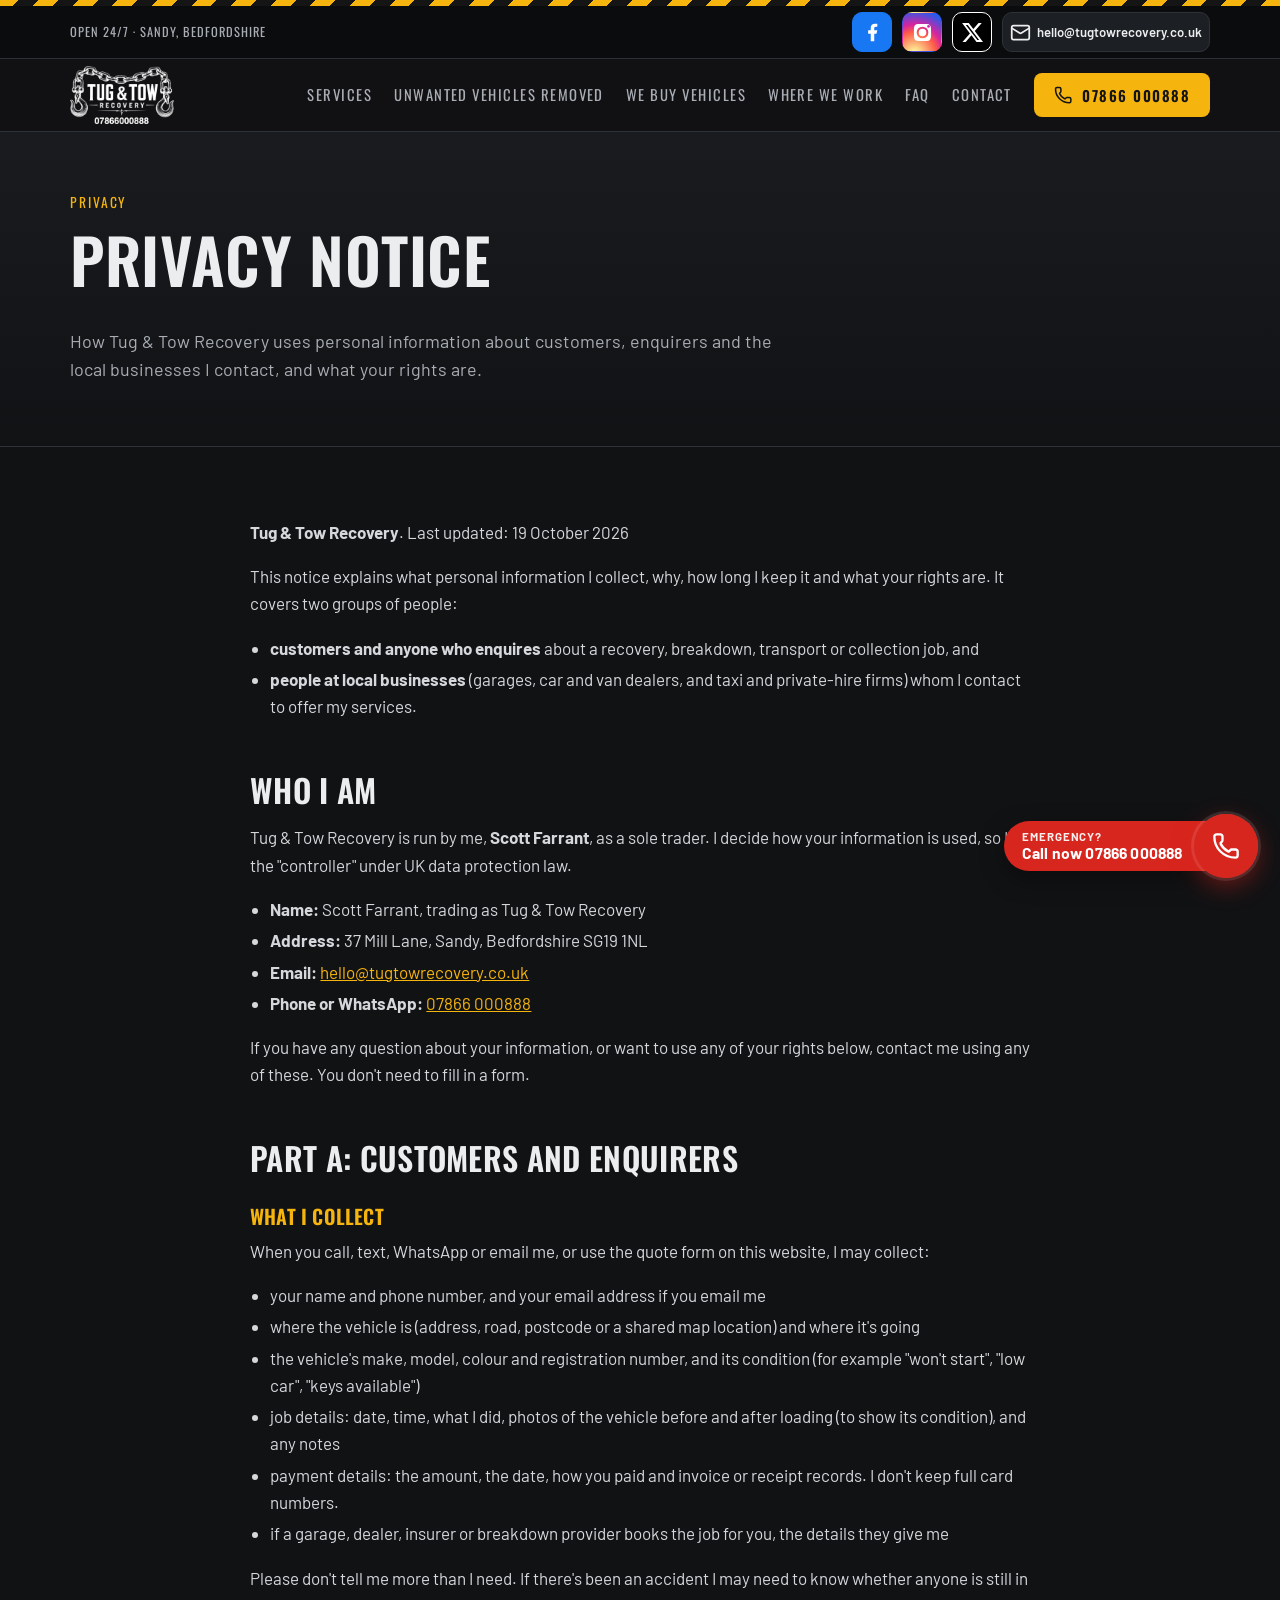
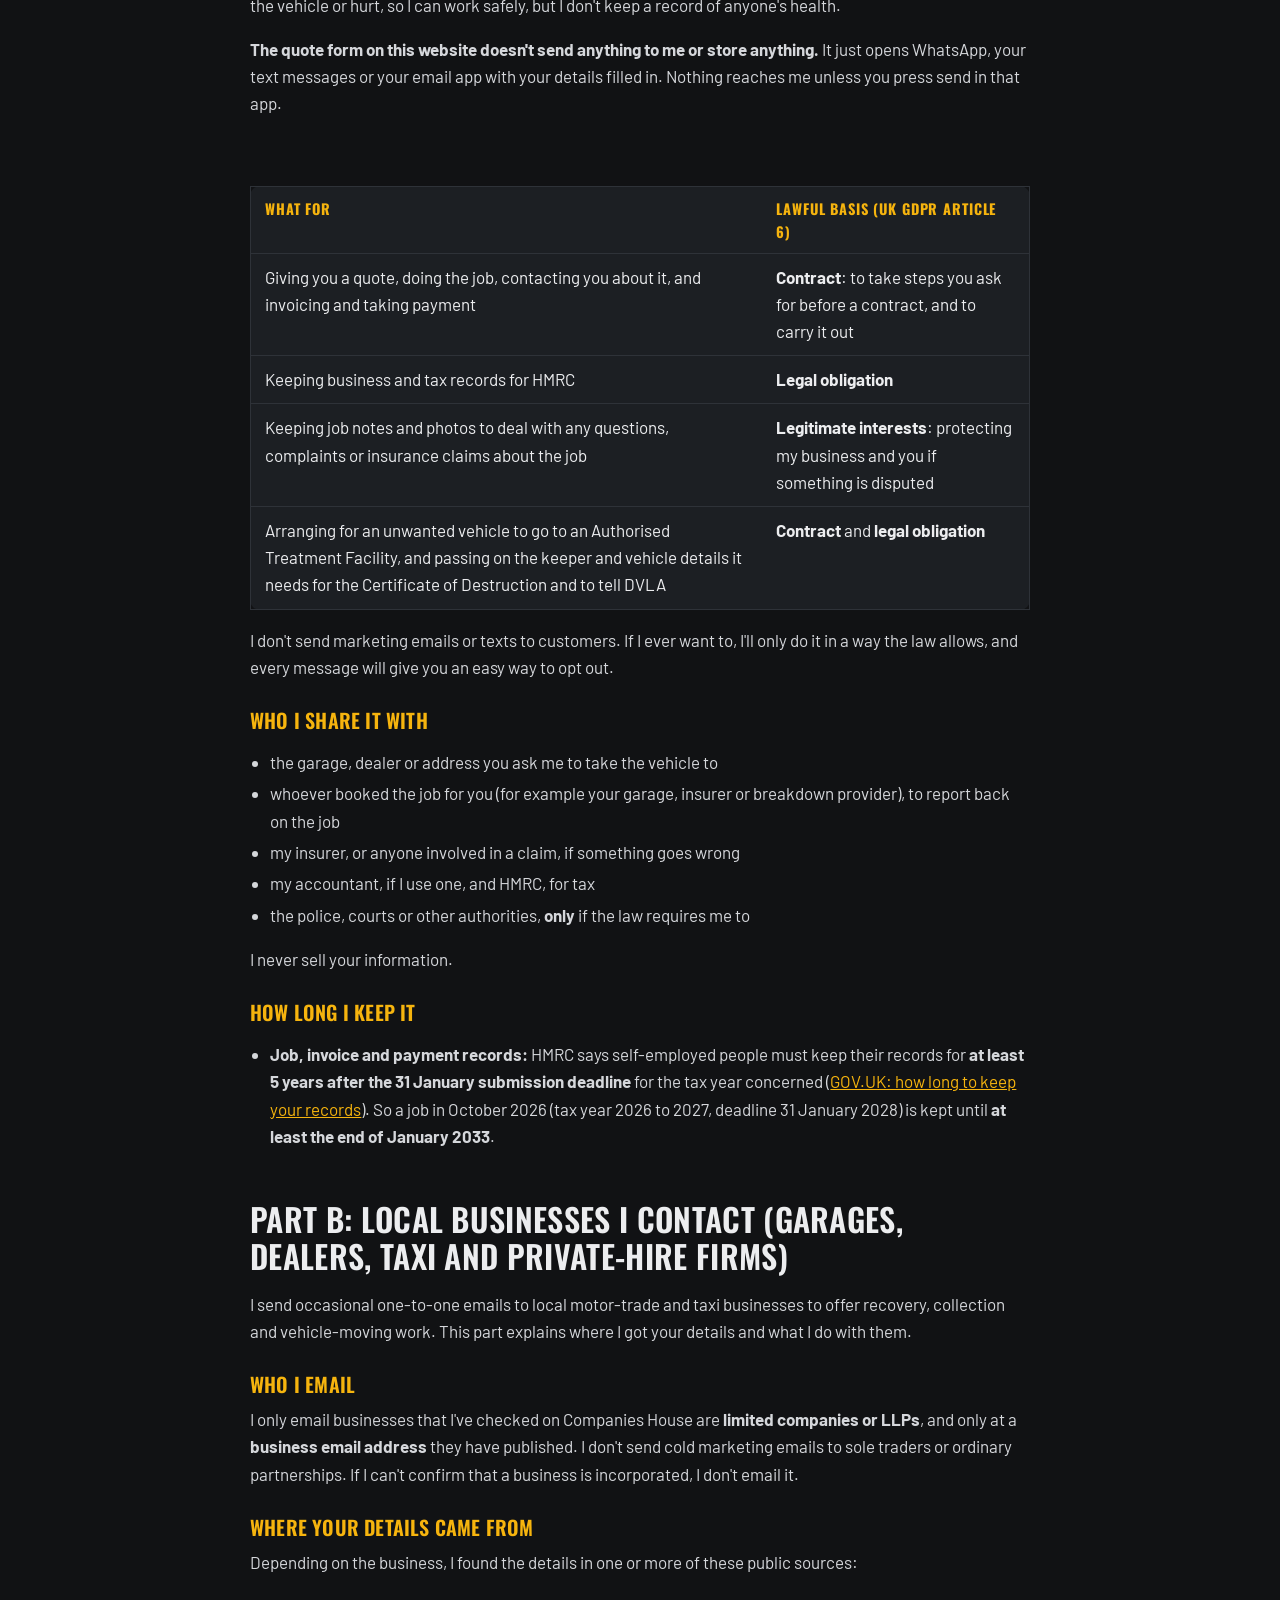
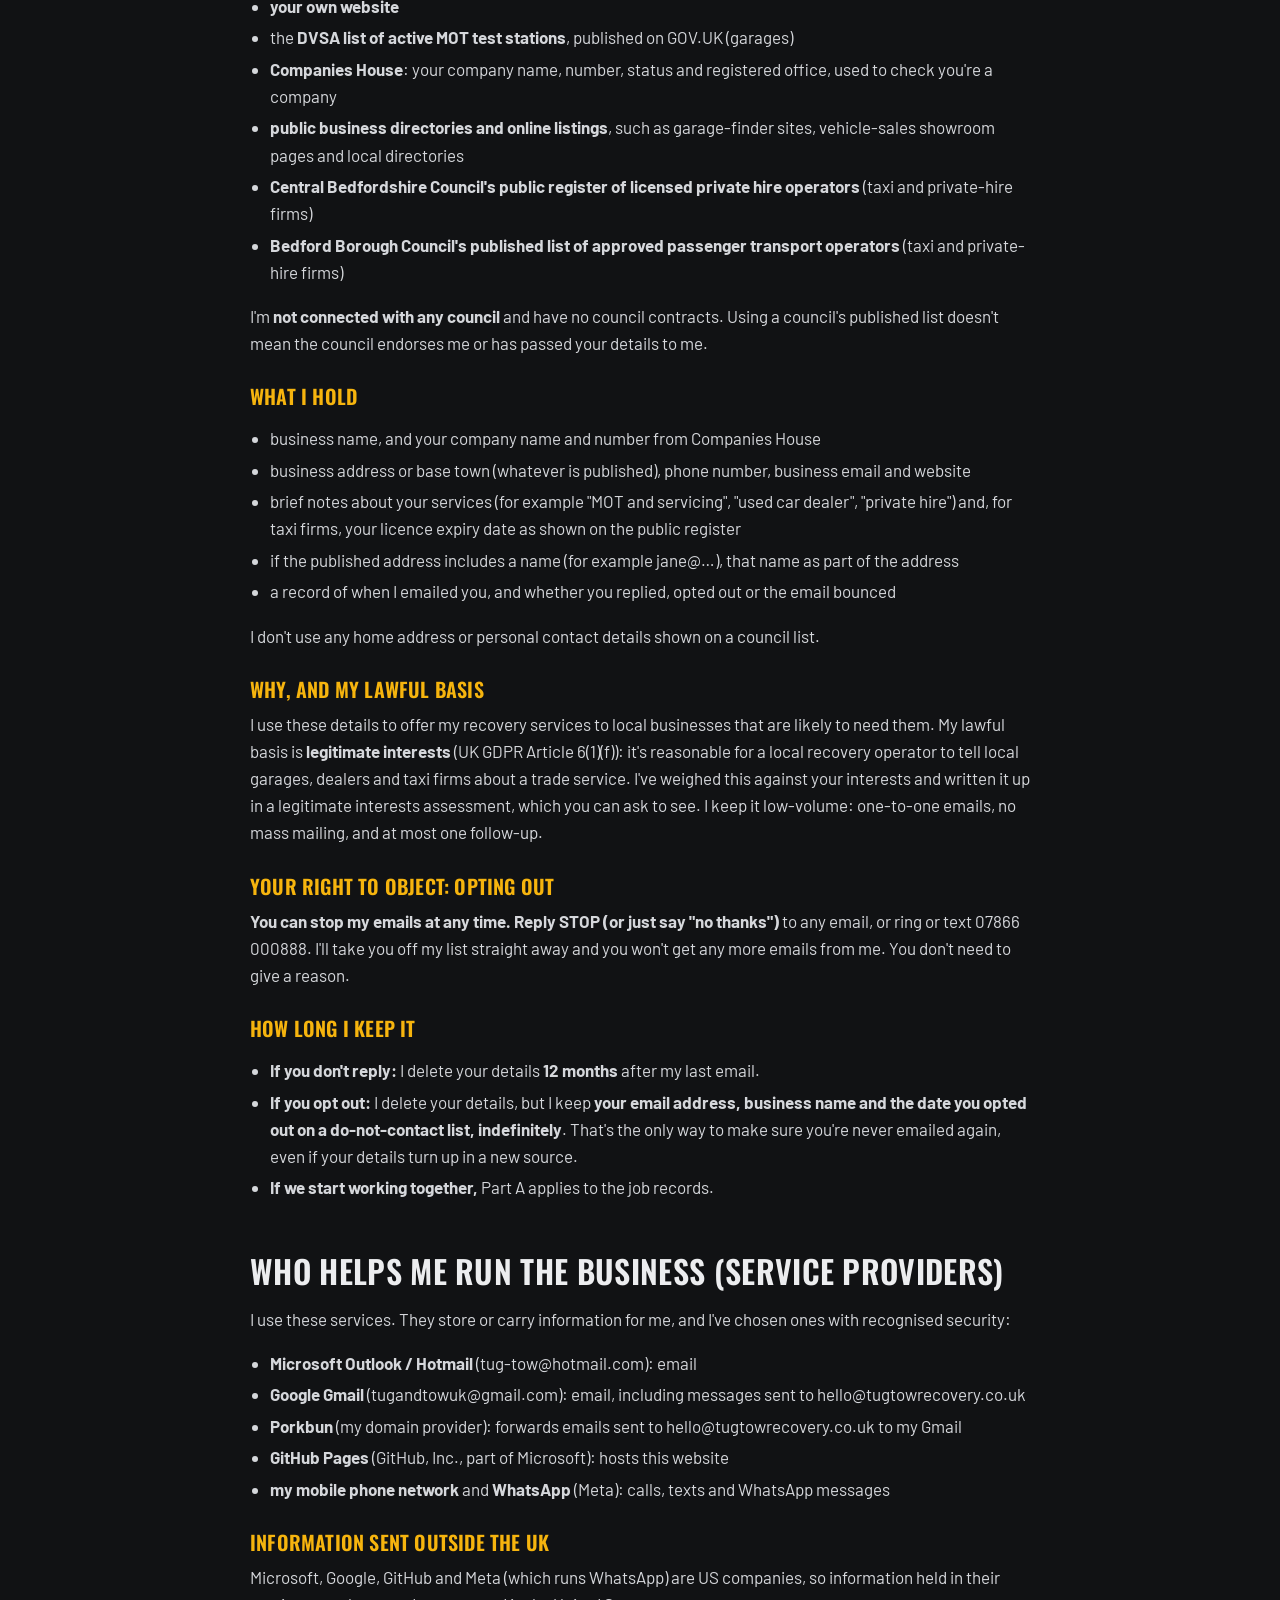
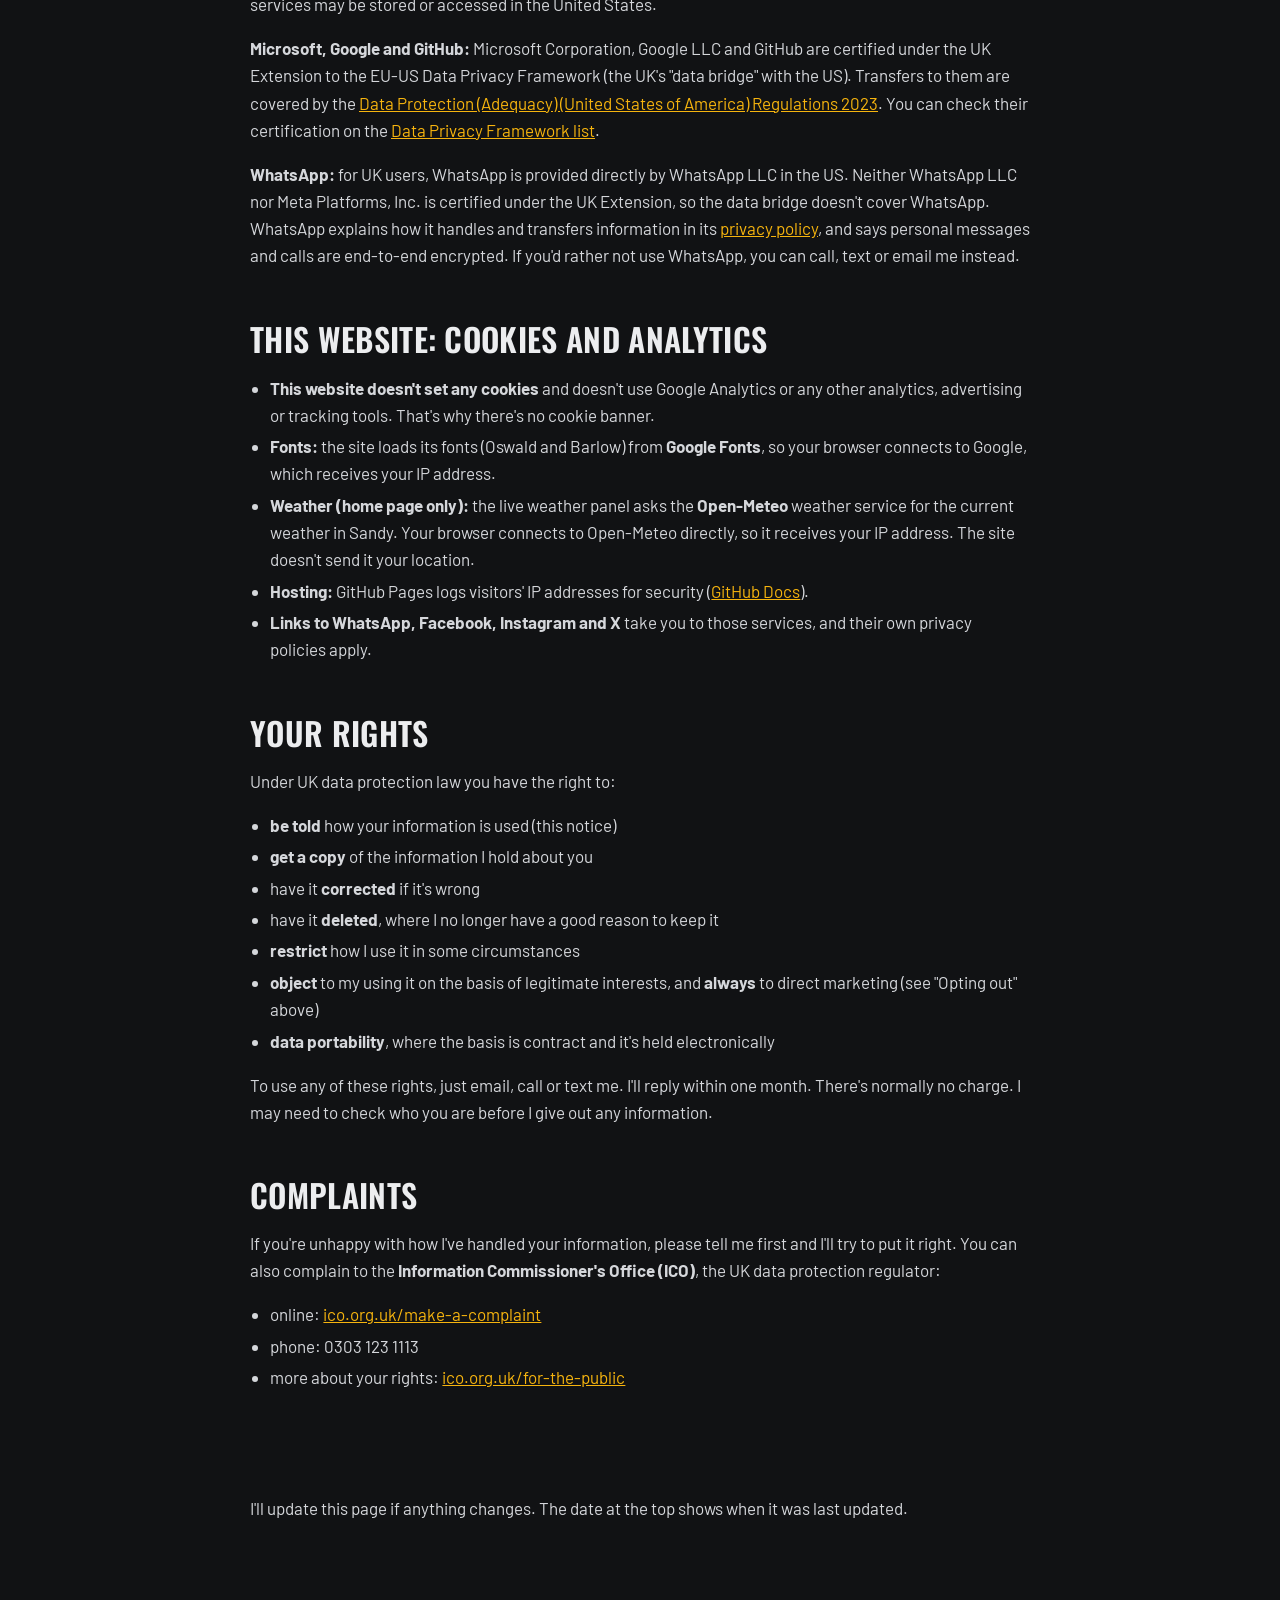
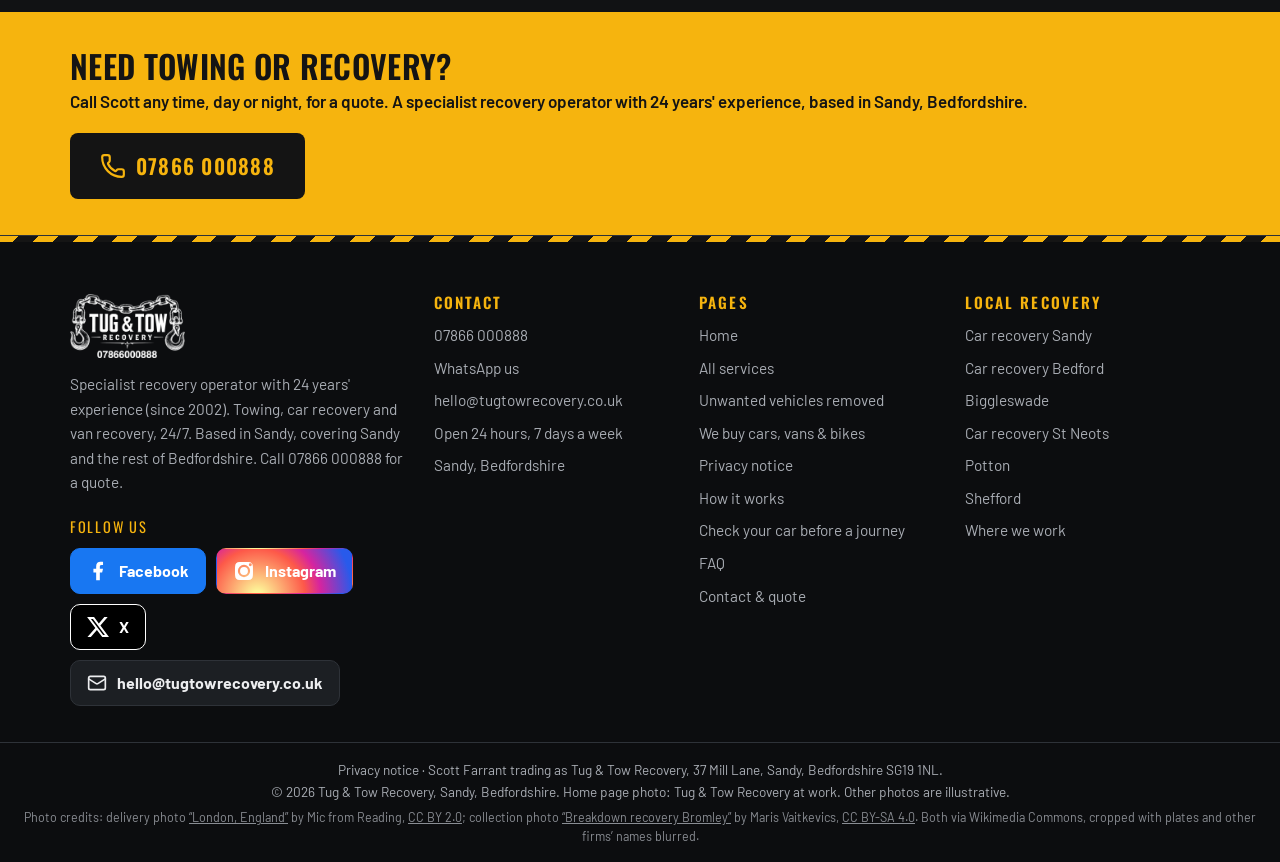
<file: privacy.html>
<!DOCTYPE html>
<html lang="en-GB">
<head>
<meta charset="utf-8">
<meta name="viewport" content="width=device-width, initial-scale=1, viewport-fit=cover">
<title>Privacy notice | Tug &amp; Tow Recovery, Sandy, Bedfordshire</title>
<meta name="description" content="How Tug &amp; Tow Recovery (Scott Farrant, sole trader, Sandy, Bedfordshire) uses personal information about customers, enquirers and the local businesses it contacts, and your rights under UK data protection law.">
<link rel="canonical" href="https://tugtowrecovery.co.uk/privacy.html">
<meta name="theme-color" content="#111214">
<meta name="author" content="Tug &amp; Tow Recovery">
<meta property="og:type" content="website">
<meta property="og:site_name" content="Tug &amp; Tow Recovery">
<meta property="og:locale" content="en_GB">
<meta property="og:title" content="Privacy notice | Tug &amp; Tow Recovery, Sandy, Bedfordshire">
<meta property="og:description" content="How Tug &amp; Tow Recovery (Scott Farrant, sole trader, Sandy, Bedfordshire) uses personal information about customers, enquirers and the local businesses it contacts, and your rights under UK data protection law.">
<meta property="og:url" content="https://tugtowrecovery.co.uk/privacy.html">
<meta property="og:image" content="https://tugtowrecovery.co.uk/assets/og-image.jpg">
<meta property="og:image:width" content="1200"><meta property="og:image:height" content="630">
<meta property="og:image:alt" content="Recovery truck loading a car on a country road at dusk">
<meta name="twitter:card" content="summary_large_image">
<meta name="twitter:title" content="Privacy notice | Tug &amp; Tow Recovery, Sandy, Bedfordshire">
<meta name="twitter:description" content="How Tug &amp; Tow Recovery (Scott Farrant, sole trader, Sandy, Bedfordshire) uses personal information about customers, enquirers and the local businesses it contacts, and your rights under UK data protection law.">
<meta name="twitter:image" content="https://tugtowrecovery.co.uk/assets/og-image.jpg">
<link rel="icon" type="image/png" href="favicon.png">
<link rel="apple-touch-icon" href="favicon.png">
<link rel="preconnect" href="https://fonts.googleapis.com">
<link rel="preconnect" href="https://fonts.gstatic.com" crossorigin>
<link rel="stylesheet" href="https://fonts.googleapis.com/css2?family=Oswald:wght@500;600;700&amp;family=Barlow:wght@400;500;600;700&amp;display=swap">

<link rel="stylesheet" href="assets/css/style.css">
<script type="application/ld+json">{
 "@context": "https://schema.org",
 "@type": "AutomotiveBusiness",
 "@id": "https://tugtowrecovery.co.uk/#business",
 "name": "Tug & Tow Recovery",
 "alternateName": "Tug and Tow Recovery",
 "description": "Specialist recovery operator with 24 years' experience. 24/7 towing, car recovery and van recovery based in Sandy, Bedfordshire, since 2002. Breakdown and accident recovery, ECU-safe jump starts, low-car and tight-access recovery across Bedfordshire. Call 07866 000888 for a quote.",
 "slogan": "Local towing and recovery from Sandy since 2002",
 "foundingDate": "2002",
 "url": "https://tugtowrecovery.co.uk/",
 "telephone": "+44 7866 000888",
 "email": "hello@tugtowrecovery.co.uk",
 "logo": "https://tugtowrecovery.co.uk/assets/img/logo-white.png",
 "image": "https://tugtowrecovery.co.uk/assets/og-image.jpg",
 "address": {
  "@type": "PostalAddress",
  "addressLocality": "Sandy",
  "addressRegion": "Bedfordshire",
  "addressCountry": "GB"
 },
 "openingHoursSpecification": [
  {
   "@type": "OpeningHoursSpecification",
   "dayOfWeek": [
    "Monday",
    "Tuesday",
    "Wednesday",
    "Thursday",
    "Friday",
    "Saturday",
    "Sunday"
   ],
   "opens": "00:00",
   "closes": "23:59"
  }
 ],
 "areaServed": [
  {
   "@type": "City",
   "name": "Sandy"
  },
  {
   "@type": "AdministrativeArea",
   "name": "Bedfordshire"
  },
  {
   "@type": "City",
   "name": "Bedford"
  },
  {
   "@type": "City",
   "name": "Biggleswade"
  },
  {
   "@type": "City",
   "name": "St Neots"
  },
  {
   "@type": "City",
   "name": "Potton"
  },
  {
   "@type": "City",
   "name": "Shefford"
  }
 ],
 "knowsAbout": [
  "Towing",
  "Car recovery",
  "Van recovery",
  "Breakdown recovery",
  "Accident recovery",
  "Jump starts",
  "Low car recovery",
  "Tight-access recovery",
  "Vehicle delivery",
  "Overturned vehicle recovery",
  "Off-road recovery",
  "Unwanted vehicle removal",
  "Buying cars, vans and bikes"
 ],
 "sameAs": [
  "https://facebook.com/1238711935993019",
  "https://www.instagram.com/tugtowrecovery/",
  "https://x.com/tugtowrecovery"
 ],
 "contactPoint": [
  {
   "@type": "ContactPoint",
   "telephone": "+44 7866 000888",
   "contactType": "customer service",
   "areaServed": "Bedfordshire",
   "availableLanguage": "English",
   "hoursAvailable": {
    "@type": "OpeningHoursSpecification",
    "dayOfWeek": [
     "Monday",
     "Tuesday",
     "Wednesday",
     "Thursday",
     "Friday",
     "Saturday",
     "Sunday"
    ],
    "opens": "00:00",
    "closes": "23:59"
   }
  }
 ],
 "hasOfferCatalog": {
  "@type": "OfferCatalog",
  "name": "Recovery and transport services",
  "itemListElement": [
   {
    "@type": "OfferCatalog",
    "name": "Breakdown & roadside",
    "itemListElement": [
     {
      "@type": "Offer",
      "itemOffered": {
       "@type": "Service",
       "name": "Car breakdown recovery",
       "areaServed": {
        "@type": "AdministrativeArea",
        "name": "Bedfordshire"
       }
      }
     },
     {
      "@type": "Offer",
      "itemOffered": {
       "@type": "Service",
       "name": "Dead battery & ECU-protected jump starts",
       "areaServed": {
        "@type": "AdministrativeArea",
        "name": "Bedfordshire"
       }
      }
     },
     {
      "@type": "Offer",
      "itemOffered": {
       "@type": "Service",
       "name": "Battery service",
       "areaServed": {
        "@type": "AdministrativeArea",
        "name": "Bedfordshire"
       }
      }
     },
     {
      "@type": "Offer",
      "itemOffered": {
       "@type": "Service",
       "name": "Flat tyre & tyre change",
       "areaServed": {
        "@type": "AdministrativeArea",
        "name": "Bedfordshire"
       }
      }
     },
     {
      "@type": "Offer",
      "itemOffered": {
       "@type": "Service",
       "name": "Keys locked in the car",
       "areaServed": {
        "@type": "AdministrativeArea",
        "name": "Bedfordshire"
       }
      }
     },
     {
      "@type": "Offer",
      "itemOffered": {
       "@type": "Service",
       "name": "Out of fuel (cars & motorbikes)",
       "areaServed": {
        "@type": "AdministrativeArea",
        "name": "Bedfordshire"
       }
      }
     },
     {
      "@type": "Offer",
      "itemOffered": {
       "@type": "Service",
       "name": "Wrong fuel & fuel contamination",
       "areaServed": {
        "@type": "AdministrativeArea",
        "name": "Bedfordshire"
       }
      }
     },
     {
      "@type": "Offer",
      "itemOffered": {
       "@type": "Service",
       "name": "Car diagnostics",
       "areaServed": {
        "@type": "AdministrativeArea",
        "name": "Bedfordshire"
       }
      }
     }
    ]
   },
   {
    "@type": "OfferCatalog",
    "name": "Towing, car & van recovery",
    "itemListElement": [
     {
      "@type": "Offer",
      "itemOffered": {
       "@type": "Service",
       "name": "Car recovery",
       "areaServed": {
        "@type": "AdministrativeArea",
        "name": "Bedfordshire"
       }
      }
     },
     {
      "@type": "Offer",
      "itemOffered": {
       "@type": "Service",
       "name": "Van recovery",
       "areaServed": {
        "@type": "AdministrativeArea",
        "name": "Bedfordshire"
       }
      }
     },
     {
      "@type": "Offer",
      "itemOffered": {
       "@type": "Service",
       "name": "Car & van towing",
       "areaServed": {
        "@type": "AdministrativeArea",
        "name": "Bedfordshire"
       }
      }
     },
     {
      "@type": "Offer",
      "itemOffered": {
       "@type": "Service",
       "name": "Accident recovery",
       "areaServed": {
        "@type": "AdministrativeArea",
        "name": "Bedfordshire"
       }
      }
     },
     {
      "@type": "Offer",
      "itemOffered": {
       "@type": "Service",
       "name": "Stuck in mud or off the road",
       "areaServed": {
        "@type": "AdministrativeArea",
        "name": "Bedfordshire"
       }
      }
     },
     {
      "@type": "Offer",
      "itemOffered": {
       "@type": "Service",
       "name": "Overturned car & van recovery",
       "areaServed": {
        "@type": "AdministrativeArea",
        "name": "Bedfordshire"
       }
      }
     },
     {
      "@type": "Offer",
      "itemOffered": {
       "@type": "Service",
       "name": "Winching",
       "areaServed": {
        "@type": "AdministrativeArea",
        "name": "Bedfordshire"
       }
      }
     },
     {
      "@type": "Offer",
      "itemOffered": {
       "@type": "Service",
       "name": "Motorcycle recovery",
       "areaServed": {
        "@type": "AdministrativeArea",
        "name": "Bedfordshire"
       }
      }
     },
     {
      "@type": "Offer",
      "itemOffered": {
       "@type": "Service",
       "name": "Low-car & tight-access recovery",
       "areaServed": {
        "@type": "AdministrativeArea",
        "name": "Bedfordshire"
       }
      }
     },
     {
      "@type": "Offer",
      "itemOffered": {
       "@type": "Service",
       "name": "Classic, modified & awkward vehicles",
       "areaServed": {
        "@type": "AdministrativeArea",
        "name": "Bedfordshire"
       }
      }
     }
    ]
   },
   {
    "@type": "OfferCatalog",
    "name": "Collection, delivery & transport",
    "itemListElement": [
     {
      "@type": "Offer",
      "itemOffered": {
       "@type": "Service",
       "name": "Local vehicle delivery",
       "areaServed": {
        "@type": "AdministrativeArea",
        "name": "Bedfordshire"
       }
      }
     },
     {
      "@type": "Offer",
      "itemOffered": {
       "@type": "Service",
       "name": "Used car collection & delivery",
       "areaServed": {
        "@type": "AdministrativeArea",
        "name": "Bedfordshire"
       }
      }
     },
     {
      "@type": "Offer",
      "itemOffered": {
       "@type": "Service",
       "name": "Taking cars to dealers & garages",
       "areaServed": {
        "@type": "AdministrativeArea",
        "name": "Bedfordshire"
       }
      }
     },
     {
      "@type": "Offer",
      "itemOffered": {
       "@type": "Service",
       "name": "New car collection & delivery",
       "areaServed": {
        "@type": "AdministrativeArea",
        "name": "Bedfordshire"
       }
      }
     },
     {
      "@type": "Offer",
      "itemOffered": {
       "@type": "Service",
       "name": "Local vehicle moves",
       "areaServed": {
        "@type": "AdministrativeArea",
        "name": "Bedfordshire"
       }
      }
     },
     {
      "@type": "Offer",
      "itemOffered": {
       "@type": "Service",
       "name": "Damaged & non-runner delivery",
       "areaServed": {
        "@type": "AdministrativeArea",
        "name": "Bedfordshire"
       }
      }
     },
     {
      "@type": "Offer",
      "itemOffered": {
       "@type": "Service",
       "name": "Copart Sandy collections",
       "areaServed": {
        "@type": "AdministrativeArea",
        "name": "Bedfordshire"
       }
      }
     }
    ]
   },
   {
    "@type": "OfferCatalog",
    "name": "Vehicle removal & collection",
    "itemListElement": [
     {
      "@type": "Offer",
      "itemOffered": {
       "@type": "Service",
       "name": "Unwanted vehicles removed",
       "areaServed": {
        "@type": "AdministrativeArea",
        "name": "Bedfordshire"
       }
      }
     },
     {
      "@type": "Offer",
      "itemOffered": {
       "@type": "Service",
       "name": "We buy cars, vans & bikes",
       "areaServed": {
        "@type": "AdministrativeArea",
        "name": "Bedfordshire"
       }
      }
     },
     {
      "@type": "Offer",
      "itemOffered": {
       "@type": "Service",
       "name": "Untaxed vehicle removal",
       "areaServed": {
        "@type": "AdministrativeArea",
        "name": "Bedfordshire"
       }
      }
     },
     {
      "@type": "Offer",
      "itemOffered": {
       "@type": "Service",
       "name": "Obstruction removal",
       "areaServed": {
        "@type": "AdministrativeArea",
        "name": "Bedfordshire"
       }
      }
     },
     {
      "@type": "Offer",
      "itemOffered": {
       "@type": "Service",
       "name": "Private land vehicle removal",
       "areaServed": {
        "@type": "AdministrativeArea",
        "name": "Bedfordshire"
       }
      }
     },
     {
      "@type": "Offer",
      "itemOffered": {
       "@type": "Service",
       "name": "Repossession, cars & vans",
       "areaServed": {
        "@type": "AdministrativeArea",
        "name": "Bedfordshire"
       }
      }
     }
    ]
   }
  ]
 }
}</script>
</head>
<body>
<a class="skip" href="#main">Skip to content</a>
<header class="site-header">
<div class="hazard" aria-hidden="true"></div>
<div class="topbar"><div class="wrap topbar-in"><span class="topbar-note">Open 24/7 · Sandy, Bedfordshire</span><div class="soc-icons soc-icons--top"><a class="b-fb" href="https://facebook.com/1238711935993019" target="_blank" rel="noopener" aria-label="Tug &amp; Tow Recovery on Facebook (opens in a new tab)" title="Facebook"><svg class="icon" viewBox="0 0 24 24" aria-hidden="true" style="fill:currentColor;stroke:none"><path d="M14 13.5h2.5l1-4H14v-2c0-1.03 0-2 2-2h1.5V2.14c-.326-.043-1.557-.14-2.857-.14C11.928 2 10 3.657 10 6.7v2.8H7v4h3V22h4v-8.5z"/></svg></a><a class="b-ig" href="https://www.instagram.com/tugtowrecovery/" target="_blank" rel="noopener" aria-label="Tug &amp; Tow Recovery on Instagram (opens in a new tab)" title="Instagram"><svg class="icon" viewBox="0 0 24 24" aria-hidden="true" style="fill:currentColor;stroke:none"><path d="M12 2.2c3.2 0 3.6 0 4.8.1 3.3.1 4.8 1.7 4.9 4.9.1 1.3.1 1.6.1 4.8s0 3.6-.1 4.8c-.1 3.2-1.7 4.8-4.9 4.9-1.3.1-1.6.1-4.8.1s-3.6 0-4.8-.1c-3.3-.1-4.8-1.7-4.9-4.9C2.2 15.6 2.2 15.2 2.2 12s0-3.6.1-4.8C2.4 3.9 3.9 2.4 7.2 2.3 8.4 2.2 8.8 2.2 12 2.2zm0 3.1a6.7 6.7 0 1 0 0 13.4 6.7 6.7 0 0 0 0-13.4zm0 11a4.3 4.3 0 1 1 0-8.6 4.3 4.3 0 0 1 0 8.6zm6.9-12.8a1.6 1.6 0 1 0 0 3.2 1.6 1.6 0 0 0 0-3.2z"/></svg></a><a class="b-x" href="https://x.com/tugtowrecovery" target="_blank" rel="noopener" aria-label="Tug &amp; Tow Recovery on X (opens in a new tab)" title="X"><svg class="icon" style="fill:currentColor;stroke:none" viewBox="0 0 24 24" aria-hidden="true"><path d="M18.9 1.2h3.7l-8 9.2 9.4 12.4h-7.4l-5.8-7.6-6.6 7.6H.5l8.6-9.8L.1 1.2h7.6l5.2 6.9 6-6.9zm-1.3 19.4h2L6.5 3.3H4.3l13.3 17.3z"/></svg></a><a class="soc-mail" href="mailto:hello@tugtowrecovery.co.uk" aria-label="Email hello@tugtowrecovery.co.uk" title="Email"><svg class="icon" viewBox="0 0 24 24" aria-hidden="true" focusable="false"><rect width="20" height="16" x="2" y="4" rx="2"/><path d="m22 7-8.97 5.7a1.94 1.94 0 0 1-2.06 0L2 7"/></svg><span>hello@tugtowrecovery.co.uk</span></a></div></div></div>
<div class="wrap header-bar">
 <a class="brand" href="index.html" aria-label="Tug &amp; Tow Recovery – home"><img src="assets/img/logo-white.png" alt="Tug &amp; Tow Recovery" width="560" height="311"></a>
 <nav class="nav" aria-label="Main"><a href="index.html#services">Services</a><a href="free-vehicle-collection.html">Unwanted vehicles removed</a><a href="we-buy-any-vehicle.html">We buy vehicles</a><a href="where-we-work.html">Where we work</a><a href="index.html#faq">FAQ</a><a href="contact.html">Contact</a><a class="btn btn--call" href="tel:07866000888"><svg class="icon" viewBox="0 0 24 24" aria-hidden="true" focusable="false"><path d="M13.832 16.568a1 1 0 0 0 1.213-.303l.355-.465A2 2 0 0 1 17 15h3a2 2 0 0 1 2 2v3a2 2 0 0 1-2 2A18 18 0 0 1 2 4a2 2 0 0 1 2-2h3a2 2 0 0 1 2 2v3a2 2 0 0 1-.8 1.6l-.468.351a1 1 0 0 0-.292 1.233 14 14 0 0 0 6.392 6.384"/></svg>07866 000888</a></nav>
 <div class="header-mobile">
  <a class="header-call" href="tel:07866000888" aria-label="Call 07866 000888"><svg class="icon" viewBox="0 0 24 24" aria-hidden="true" focusable="false"><path d="M13.832 16.568a1 1 0 0 0 1.213-.303l.355-.465A2 2 0 0 1 17 15h3a2 2 0 0 1 2 2v3a2 2 0 0 1-2 2A18 18 0 0 1 2 4a2 2 0 0 1 2-2h3a2 2 0 0 1 2 2v3a2 2 0 0 1-.8 1.6l-.468.351a1 1 0 0 0-.292 1.233 14 14 0 0 0 6.392 6.384"/></svg>Call</a>
  <button class="menu-btn" type="button" aria-expanded="false" aria-controls="mobile-nav"><svg class="icon" viewBox="0 0 24 24" aria-hidden="true" focusable="false"><path d="M4 5h16"/><path d="M4 12h16"/><path d="M4 19h16"/></svg><span>Menu</span></button>
 </div>
</div>
<nav id="mobile-nav" class="mobile-nav" aria-label="Mobile"><a href="index.html">Home</a><a href="services.html">All services</a><a href="free-vehicle-collection.html">Unwanted vehicles removed</a><a href="we-buy-any-vehicle.html">We buy cars, vans &amp; bikes</a><a href="index.html#checks">Car checks</a><a href="where-we-work.html">Where we work</a><a href="index.html#faq">FAQ</a><a href="contact.html">Contact</a></nav>
</header>
<main id="main">
<section class="page-hero">
 <div class="wrap">
  <span class="eyebrow">Privacy</span>
  <h1>Privacy notice</h1>
  <p class="lead">How Tug &amp; Tow Recovery uses personal information about customers, enquirers and the local businesses I contact, and what your rights are.</p>
 </div>
</section>
<section class="section">
 <div class="wrap legal">
<p><strong>Tug &amp; Tow Recovery</strong>. Last updated: 19 October 2026</p>
<p>This notice explains what personal information I collect, why, how long I keep it and what your rights are. It covers two groups of people:</p>
<ul>
<li><strong>customers and anyone who enquires</strong> about a recovery, breakdown, transport or collection job, and</li>
<li><strong>people at local businesses</strong> (garages, car and van dealers, and taxi and private-hire firms) whom I contact to offer my services.</li>
</ul>
<h2>Who I am</h2>
<p>Tug &amp; Tow Recovery is run by me, <strong>Scott Farrant</strong>, as a sole trader. I decide how your information is used, so I'm the "controller" under UK data protection law.</p>
<ul>
<li><strong>Name:</strong> Scott Farrant, trading as Tug &amp; Tow Recovery</li>
<li><strong>Address:</strong> 37 Mill Lane, Sandy, Bedfordshire SG19 1NL</li>
<li><strong>Email:</strong> <a href="mailto:hello@tugtowrecovery.co.uk">hello@tugtowrecovery.co.uk</a></li>
<li><strong>Phone or WhatsApp:</strong> <a href="tel:07866000888">07866 000888</a></li>
</ul>
<p>If you have any question about your information, or want to use any of your rights below, contact me using any of these. You don't need to fill in a form.</p>
<h2>Part A: customers and enquirers</h2>
<h3>What I collect</h3>
<p>When you call, text, WhatsApp or email me, or use the quote form on this website, I may collect:</p>
<ul>
<li>your name and phone number, and your email address if you email me</li>
<li>where the vehicle is (address, road, postcode or a shared map location) and where it's going</li>
<li>the vehicle's make, model, colour and registration number, and its condition (for example "won't start", "low car", "keys available")</li>
<li>job details: date, time, what I did, photos of the vehicle before and after loading (to show its condition), and any notes</li>
<li>payment details: the amount, the date, how you paid and invoice or receipt records. I don't keep full card numbers.</li>
<li>if a garage, dealer, insurer or breakdown provider books the job for you, the details they give me</li>
</ul>
<p>Please don't tell me more than I need. If there's been an accident I may need to know whether anyone is still in the vehicle or hurt, so I can work safely, but I don't keep a record of anyone's health.</p>
<p><strong>The quote form on this website doesn't send anything to me or store anything.</strong> It just opens WhatsApp, your text messages or your email app with your details filled in. Nothing reaches me unless you press send in that app.</p>
<h3>Why I use it and my lawful basis</h3>
<div class="table-scroll"><table class="legal-table">
<thead>
<tr>
<th>What for</th>
<th>Lawful basis (UK GDPR Article 6)</th>
</tr>
</thead>
<tbody>
<tr>
<td>Giving you a quote, doing the job, contacting you about it, and invoicing and taking payment</td>
<td><strong>Contract</strong>: to take steps you ask for before a contract, and to carry it out</td>
</tr>
<tr>
<td>Keeping business and tax records for HMRC</td>
<td><strong>Legal obligation</strong></td>
</tr>
<tr>
<td>Keeping job notes and photos to deal with any questions, complaints or insurance claims about the job</td>
<td><strong>Legitimate interests</strong>: protecting my business and you if something is disputed</td>
</tr>
<tr>
<td>Arranging for an unwanted vehicle to go to an Authorised Treatment Facility, and passing on the keeper and vehicle details it needs for the Certificate of Destruction and to tell DVLA</td>
<td><strong>Contract</strong> and <strong>legal obligation</strong></td>
</tr>
</tbody>
</table></div>
<p>I don't send marketing emails or texts to customers. If I ever want to, I'll only do it in a way the law allows, and every message will give you an easy way to opt out.</p>
<h3>Who I share it with</h3>
<ul>
<li>the garage, dealer or address you ask me to take the vehicle to</li>
<li>whoever booked the job for you (for example your garage, insurer or breakdown provider), to report back on the job</li>
<li>my insurer, or anyone involved in a claim, if something goes wrong</li>
<li>my accountant, if I use one, and HMRC, for tax</li>
<li>the police, courts or other authorities, <strong>only</strong> if the law requires me to</li>
</ul>
<p>I never sell your information.</p>
<h3>How long I keep it</h3>
<ul>
<li><strong>Job, invoice and payment records:</strong> HMRC says self-employed people must keep their records for <strong>at least 5 years after the 31 January submission deadline</strong> for the tax year concerned (<a href="https://www.gov.uk/self-employed-records/how-long-to-keep-your-records" target="_blank" rel="noopener">GOV.UK: how long to keep your records</a>). So a job in October 2026 (tax year 2026 to 2027, deadline 31 January 2028) is kept until <strong>at least the end of January 2033</strong>.</li>
</ul>
<h2>Part B: local businesses I contact (garages, dealers, taxi and private-hire firms)</h2>
<p>I send occasional one-to-one emails to local motor-trade and taxi businesses to offer recovery, collection and vehicle-moving work. This part explains where I got your details and what I do with them.</p>
<h3>Who I email</h3>
<p>I only email businesses that I've checked on Companies House are <strong>limited companies or LLPs</strong>, and only at a <strong>business email address</strong> they have published. I don't send cold marketing emails to sole traders or ordinary partnerships. If I can't confirm that a business is incorporated, I don't email it.</p>
<h3>Where your details came from</h3>
<p>Depending on the business, I found the details in one or more of these public sources:</p>
<ul>
<li><strong>your own website</strong></li>
<li>the <strong>DVSA list of active MOT test stations</strong>, published on GOV.UK (garages)</li>
<li><strong>Companies House</strong>: your company name, number, status and registered office, used to check you're a company</li>
<li><strong>public business directories and online listings</strong>, such as garage-finder sites, vehicle-sales showroom pages and local directories</li>
<li><strong>Central Bedfordshire Council's public register of licensed private hire operators</strong> (taxi and private-hire firms)</li>
<li><strong>Bedford Borough Council's published list of approved passenger transport operators</strong> (taxi and private-hire firms)</li>
</ul>
<p>I'm <strong>not connected with any council</strong> and have no council contracts. Using a council's published list doesn't mean the council endorses me or has passed your details to me.</p>
<h3>What I hold</h3>
<ul>
<li>business name, and your company name and number from Companies House</li>
<li>business address or base town (whatever is published), phone number, business email and website</li>
<li>brief notes about your services (for example "MOT and servicing", "used car dealer", "private hire") and, for taxi firms, your licence expiry date as shown on the public register</li>
<li>if the published address includes a name (for example jane@…), that name as part of the address</li>
<li>a record of when I emailed you, and whether you replied, opted out or the email bounced</li>
</ul>
<p>I don't use any home address or personal contact details shown on a council list.</p>
<h3>Why, and my lawful basis</h3>
<p>I use these details to offer my recovery services to local businesses that are likely to need them. My lawful basis is <strong>legitimate interests</strong> (UK GDPR Article 6(1)(f)): it's reasonable for a local recovery operator to tell local garages, dealers and taxi firms about a trade service. I've weighed this against your interests and written it up in a legitimate interests assessment, which you can ask to see. I keep it low-volume: one-to-one emails, no mass mailing, and at most one follow-up.</p>
<h3>Your right to object: opting out</h3>
<p><strong>You can stop my emails at any time. Reply STOP (or just say "no thanks")</strong> to any email, or ring or text 07866 000888. I'll take you off my list straight away and you won't get any more emails from me. You don't need to give a reason.</p>
<h3>How long I keep it</h3>
<ul>
<li><strong>If you don't reply:</strong> I delete your details <strong>12 months</strong> after my last email.</li>
<li><strong>If you opt out:</strong> I delete your details, but I keep <strong>your email address, business name and the date you opted out on a do-not-contact list, indefinitely</strong>. That's the only way to make sure you're never emailed again, even if your details turn up in a new source.</li>
<li><strong>If we start working together,</strong> Part A applies to the job records.</li>
</ul>
<h2>Who helps me run the business (service providers)</h2>
<p>I use these services. They store or carry information for me, and I've chosen ones with recognised security:</p>
<ul>
<li><strong>Microsoft Outlook / Hotmail</strong> (tug-tow@hotmail.com): email</li>
<li><strong>Google Gmail</strong> (tugandtowuk@gmail.com): email, including messages sent to hello@tugtowrecovery.co.uk</li>
<li><strong>Porkbun</strong> (my domain provider): forwards emails sent to hello@tugtowrecovery.co.uk to my Gmail</li>
<li><strong>GitHub Pages</strong> (GitHub, Inc., part of Microsoft): hosts this website</li>
<li><strong>my mobile phone network</strong> and <strong>WhatsApp</strong> (Meta): calls, texts and WhatsApp messages</li>
</ul>
<h3>Information sent outside the UK</h3>
<p>Microsoft, Google, GitHub and Meta (which runs WhatsApp) are US companies, so information held in their services may be stored or accessed in the United States.</p>
<p><strong>Microsoft, Google and GitHub:</strong> Microsoft Corporation, Google LLC and GitHub are certified under the UK Extension to the EU-US Data Privacy Framework (the UK's "data bridge" with the US). Transfers to them are covered by the <a href="https://www.legislation.gov.uk/uksi/2023/1028/contents/made" target="_blank" rel="noopener">Data Protection (Adequacy) (United States of America) Regulations 2023</a>. You can check their certification on the <a href="https://www.dataprivacyframework.gov/list" target="_blank" rel="noopener">Data Privacy Framework list</a>.</p>
<p><strong>WhatsApp:</strong> for UK users, WhatsApp is provided directly by WhatsApp LLC in the US. Neither WhatsApp LLC nor Meta Platforms, Inc. is certified under the UK Extension, so the data bridge doesn't cover WhatsApp. WhatsApp explains how it handles and transfers information in its <a href="https://www.whatsapp.com/legal/privacy-policy" target="_blank" rel="noopener">privacy policy</a>, and says personal messages and calls are end-to-end encrypted. If you'd rather not use WhatsApp, you can call, text or email me instead.</p>
<h2>This website: cookies and analytics</h2>
<ul>
<li><strong>This website doesn't set any cookies</strong> and doesn't use Google Analytics or any other analytics, advertising or tracking tools. That's why there's no cookie banner.</li>
<li><strong>Fonts:</strong> the site loads its fonts (Oswald and Barlow) from <strong>Google Fonts</strong>, so your browser connects to Google, which receives your IP address.</li>
<li><strong>Weather (home page only):</strong> the live weather panel asks the <strong>Open-Meteo</strong> weather service for the current weather in Sandy. Your browser connects to Open-Meteo directly, so it receives your IP address. The site doesn't send it your location.</li>
<li><strong>Hosting:</strong> GitHub Pages logs visitors' IP addresses for security (<a href="https://docs.github.com/en/pages/getting-started-with-github-pages/what-is-github-pages#data-collection" target="_blank" rel="noopener">GitHub Docs</a>).</li>
<li><strong>Links to WhatsApp, Facebook, Instagram and X</strong> take you to those services, and their own privacy policies apply.</li>
</ul>
<h2>Your rights</h2>
<p>Under UK data protection law you have the right to:</p>
<ul>
<li><strong>be told</strong> how your information is used (this notice)</li>
<li><strong>get a copy</strong> of the information I hold about you</li>
<li>have it <strong>corrected</strong> if it's wrong</li>
<li>have it <strong>deleted</strong>, where I no longer have a good reason to keep it</li>
<li><strong>restrict</strong> how I use it in some circumstances</li>
<li><strong>object</strong> to my using it on the basis of legitimate interests, and <strong>always</strong> to direct marketing (see "Opting out" above)</li>
<li><strong>data portability</strong>, where the basis is contract and it's held electronically</li>
</ul>
<p>To use any of these rights, just email, call or text me. I'll reply within one month. There's normally no charge. I may need to check who you are before I give out any information.</p>
<h2>Complaints</h2>
<p>If you're unhappy with how I've handled your information, please tell me first and I'll try to put it right. You can also complain to the <strong>Information Commissioner's Office (ICO)</strong>, the UK data protection regulator:</p>
<ul>
<li>online: <a href="https://ico.org.uk/make-a-complaint/" target="_blank" rel="noopener">ico.org.uk/make-a-complaint</a></li>
<li>phone: 0303 123 1113</li>
<li>more about your rights: <a href="https://ico.org.uk/for-the-public/" target="_blank" rel="noopener">ico.org.uk/for-the-public</a></li>
</ul>
<h2>Changes to this notice</h2>
<p>I'll update this page if anything changes. The date at the top shows when it was last updated.</p>
 </div>
</section>
</main>
<section class="cta-strip" aria-label="Call us">
 <div class="wrap">
  <div><h2>Need towing or recovery?</h2><p>Call Scott any time, day or night, for a quote. A specialist recovery operator with 24 years' experience, based in Sandy, Bedfordshire.</p></div>
  <a class="btn btn--xl" href="tel:07866000888"><svg class="icon" viewBox="0 0 24 24" aria-hidden="true" focusable="false"><path d="M13.832 16.568a1 1 0 0 0 1.213-.303l.355-.465A2 2 0 0 1 17 15h3a2 2 0 0 1 2 2v3a2 2 0 0 1-2 2A18 18 0 0 1 2 4a2 2 0 0 1 2-2h3a2 2 0 0 1 2 2v3a2 2 0 0 1-.8 1.6l-.468.351a1 1 0 0 0-.292 1.233 14 14 0 0 0 6.392 6.384"/></svg>07866 000888</a>
 </div>
</section>
<footer class="site-footer">
 <div class="hazard" aria-hidden="true"></div>
 <div class="wrap footer-grid" style="padding-left:20px;padding-right:20px">
  <div>
   <img class="logo" src="assets/img/logo-white.png" alt="Tug &amp; Tow Recovery" width="560" height="311" loading="lazy">
   <p>Specialist recovery operator with 24 years' experience (since 2002). Towing, car recovery and van recovery, 24/7. Based in Sandy, covering Sandy and the rest of Bedfordshire. Call <a href="tel:07866000888">07866 000888</a> for a quote.</p>
   <div class="follow follow--footer"><p class="follow-title">Follow us</p><div class="follow-btns"><a class="b-fb" href="https://facebook.com/1238711935993019" target="_blank" rel="noopener" aria-label="Follow Tug &amp; Tow Recovery on Facebook (opens in a new tab)"><svg class="icon" viewBox="0 0 24 24" aria-hidden="true" style="fill:currentColor;stroke:none"><path d="M14 13.5h2.5l1-4H14v-2c0-1.03 0-2 2-2h1.5V2.14c-.326-.043-1.557-.14-2.857-.14C11.928 2 10 3.657 10 6.7v2.8H7v4h3V22h4v-8.5z"/></svg><span>Facebook</span></a><a class="b-ig" href="https://www.instagram.com/tugtowrecovery/" target="_blank" rel="noopener" aria-label="Follow @tugtowrecovery on Instagram (opens in a new tab)"><svg class="icon" viewBox="0 0 24 24" aria-hidden="true" style="fill:currentColor;stroke:none"><path d="M12 2.2c3.2 0 3.6 0 4.8.1 3.3.1 4.8 1.7 4.9 4.9.1 1.3.1 1.6.1 4.8s0 3.6-.1 4.8c-.1 3.2-1.7 4.8-4.9 4.9-1.3.1-1.6.1-4.8.1s-3.6 0-4.8-.1c-3.3-.1-4.8-1.7-4.9-4.9C2.2 15.6 2.2 15.2 2.2 12s0-3.6.1-4.8C2.4 3.9 3.9 2.4 7.2 2.3 8.4 2.2 8.8 2.2 12 2.2zm0 3.1a6.7 6.7 0 1 0 0 13.4 6.7 6.7 0 0 0 0-13.4zm0 11a4.3 4.3 0 1 1 0-8.6 4.3 4.3 0 0 1 0 8.6zm6.9-12.8a1.6 1.6 0 1 0 0 3.2 1.6 1.6 0 0 0 0-3.2z"/></svg><span>Instagram</span></a><a class="b-x" href="https://x.com/tugtowrecovery" target="_blank" rel="noopener" aria-label="Follow @tugtowrecovery on X (opens in a new tab)"><svg class="icon" style="fill:currentColor;stroke:none" viewBox="0 0 24 24" aria-hidden="true"><path d="M18.9 1.2h3.7l-8 9.2 9.4 12.4h-7.4l-5.8-7.6-6.6 7.6H.5l8.6-9.8L.1 1.2h7.6l5.2 6.9 6-6.9zm-1.3 19.4h2L6.5 3.3H4.3l13.3 17.3z"/></svg><span>X</span></a><a class="b-mail" href="mailto:hello@tugtowrecovery.co.uk" aria-label="Email hello@tugtowrecovery.co.uk"><svg class="icon" viewBox="0 0 24 24" aria-hidden="true" focusable="false"><rect width="20" height="16" x="2" y="4" rx="2"/><path d="m22 7-8.97 5.7a1.94 1.94 0 0 1-2.06 0L2 7"/></svg><span>hello@tugtowrecovery.co.uk</span></a></div></div>
  </div>
  <div>
   <h3>Contact</h3>
   <ul>
    <li><a href="tel:07866000888">07866 000888</a></li>
    <li><a href="https://wa.me/447866000888" rel="noopener" target="_blank">WhatsApp us</a></li>
    <li><a href="mailto:hello@tugtowrecovery.co.uk">hello@tugtowrecovery.co.uk</a></li>
    <li>Open 24 hours, 7 days a week</li>
    <li>Sandy, Bedfordshire</li>
   </ul>
  </div>
  <div>
   <h3>Pages</h3>
   <ul>
    <li><a href="index.html">Home</a></li>
    <li><a href="services.html">All services</a></li>
    <li><a href="free-vehicle-collection.html">Unwanted vehicles removed</a></li>
    <li><a href="we-buy-any-vehicle.html">We buy cars, vans &amp; bikes</a></li>
    <li><a href="privacy.html">Privacy notice</a></li>
    <li><a href="index.html#how">How it works</a></li>
        <li><a href="index.html#checks">Check your car before a journey</a></li>
    <li><a href="index.html#faq">FAQ</a></li>
    <li><a href="contact.html">Contact &amp; quote</a></li>
   </ul>
  </div>
  <div>
   <h3>Local recovery</h3>
   <ul><li><a href="car-recovery-sandy.html">Car recovery Sandy</a></li><li><a href="car-recovery-bedford.html">Car recovery Bedford</a></li><li>Biggleswade</li><li><a href="car-recovery-st-neots.html">Car recovery St Neots</a></li><li>Potton</li><li>Shefford</li><li><a href="where-we-work.html">Where we work</a></li></ul>
  </div>
 </div>
 <div class="footer-bottom"><a href="privacy.html">Privacy notice</a> · Scott Farrant trading as Tug &amp; Tow Recovery, 37 Mill Lane, Sandy, Bedfordshire SG19 1NL.<br>© <span id="year">2026</span> Tug &amp; Tow Recovery, Sandy, Bedfordshire. Home page photo: Tug &amp; Tow Recovery at work. Other photos are illustrative.<br><span class="photo-credits">Photo credits: delivery photo <a href="https://commons.wikimedia.org/wiki/File:London,_England_(4131733186).jpg" target="_blank" rel="noopener">“London, England”</a> by Mic from Reading, <a href="https://creativecommons.org/licenses/by/2.0/" target="_blank" rel="noopener">CC BY 2.0</a>; collection photo <a href="https://commons.wikimedia.org/wiki/File:Breakdown_recovery_Bromley.jpg" target="_blank" rel="noopener">“Breakdown recovery Bromley”</a> by Maris Vaitkevics, <a href="https://creativecommons.org/licenses/by-sa/4.0/" target="_blank" rel="noopener">CC BY-SA 4.0</a>. Both via Wikimedia Commons, cropped with plates and other firms’ names blurred.</span></div>
</footer>
<a class="sos-fab" href="tel:07866000888" aria-label="Emergency? Call now on 07866 000888">
 <span class="sos-label"><small>Emergency?</small>Call now 07866 000888</span>
 <span class="sos-ic" aria-hidden="true"><svg class="icon" viewBox="0 0 24 24" aria-hidden="true" focusable="false"><path d="M13.832 16.568a1 1 0 0 0 1.213-.303l.355-.465A2 2 0 0 1 17 15h3a2 2 0 0 1 2 2v3a2 2 0 0 1-2 2A18 18 0 0 1 2 4a2 2 0 0 1 2-2h3a2 2 0 0 1 2 2v3a2 2 0 0 1-.8 1.6l-.468.351a1 1 0 0 0-.292 1.233 14 14 0 0 0 6.392 6.384"/></svg></span>
</a>
<script src="assets/js/main.js" defer></script>
</body>
</html>
</file>
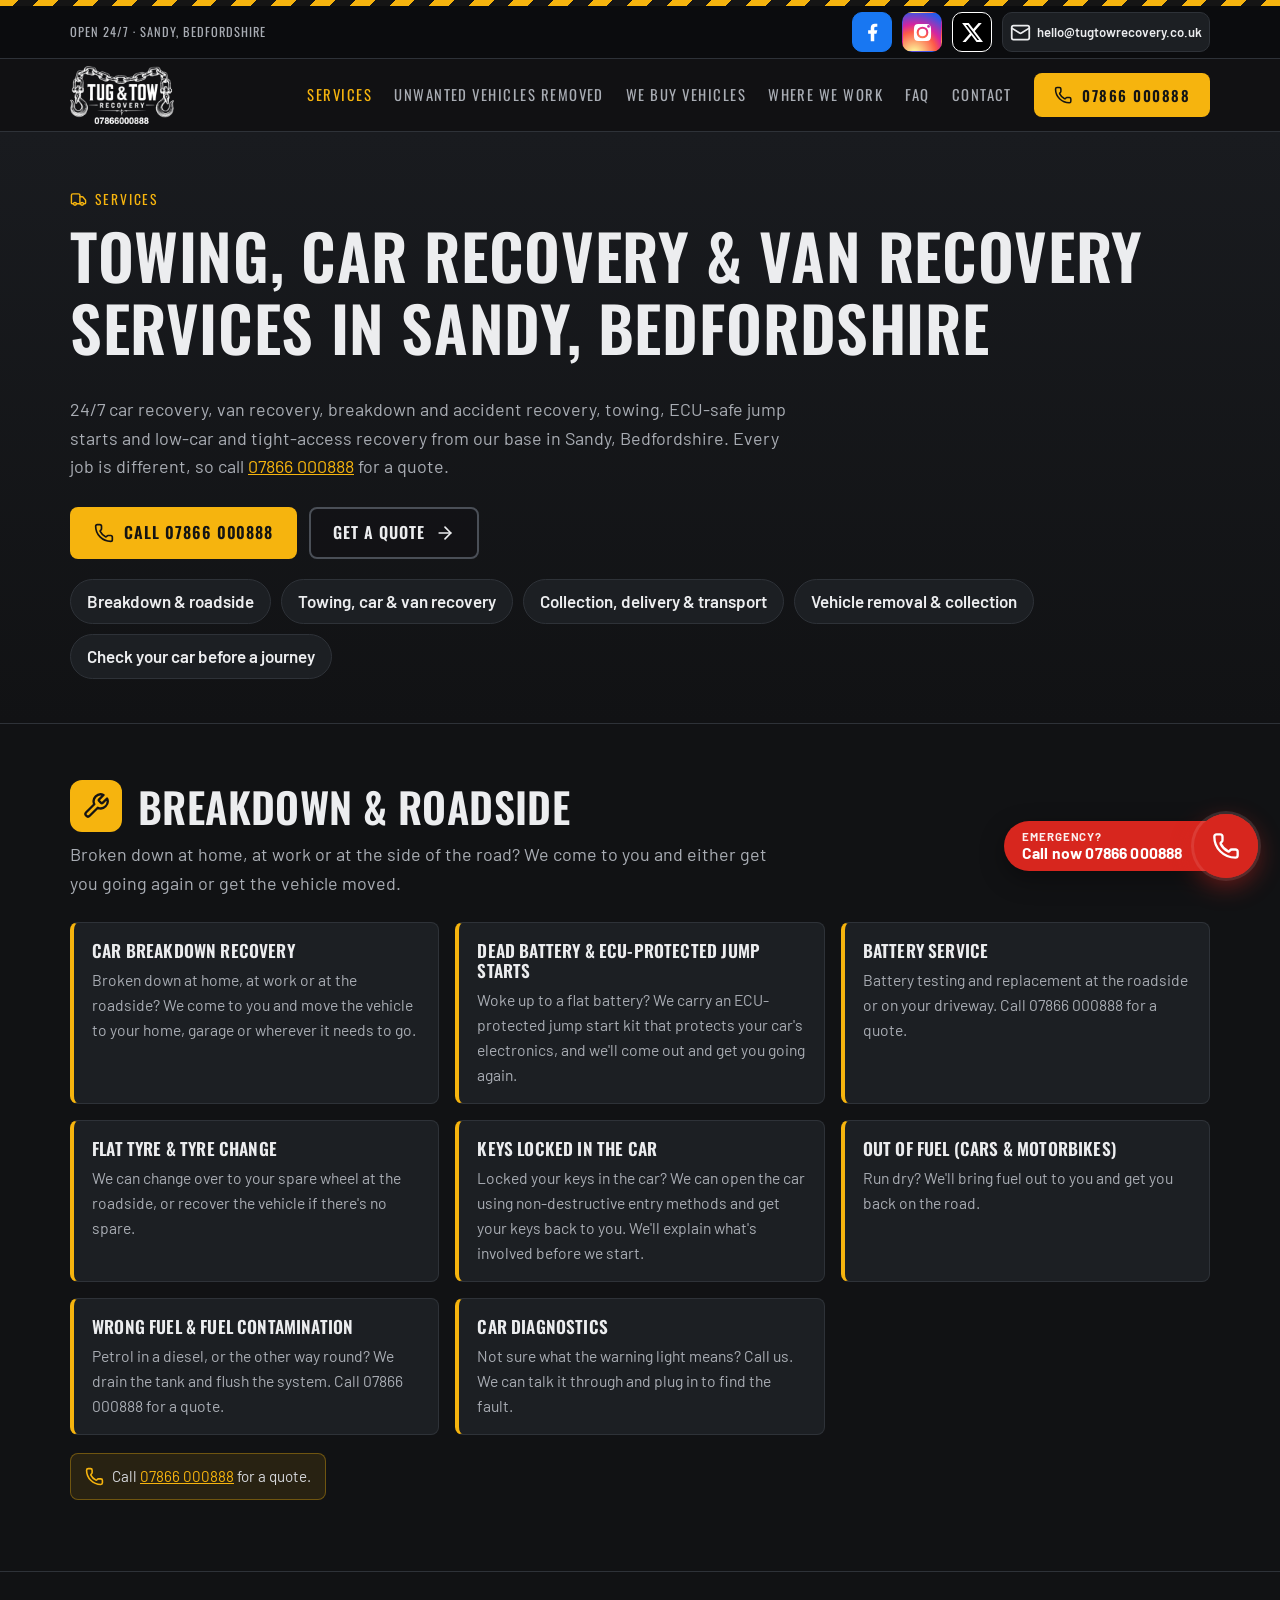
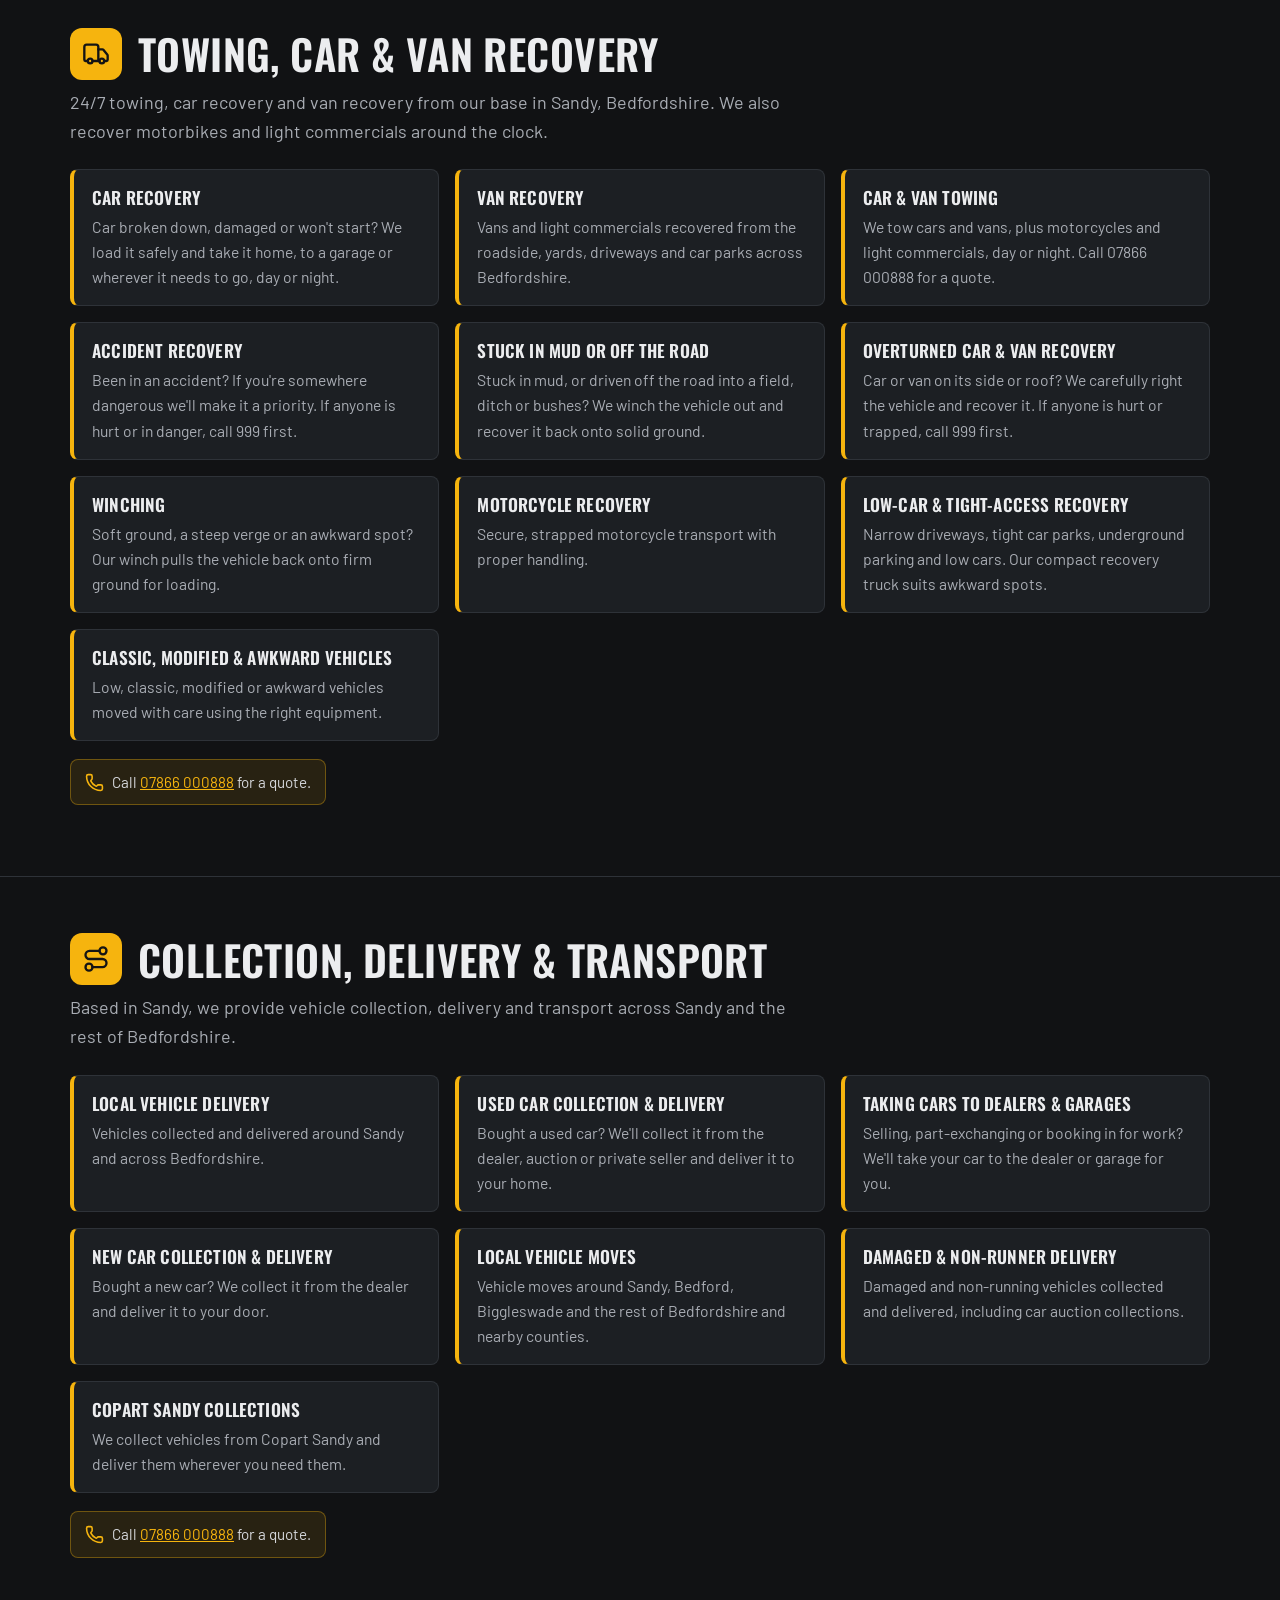
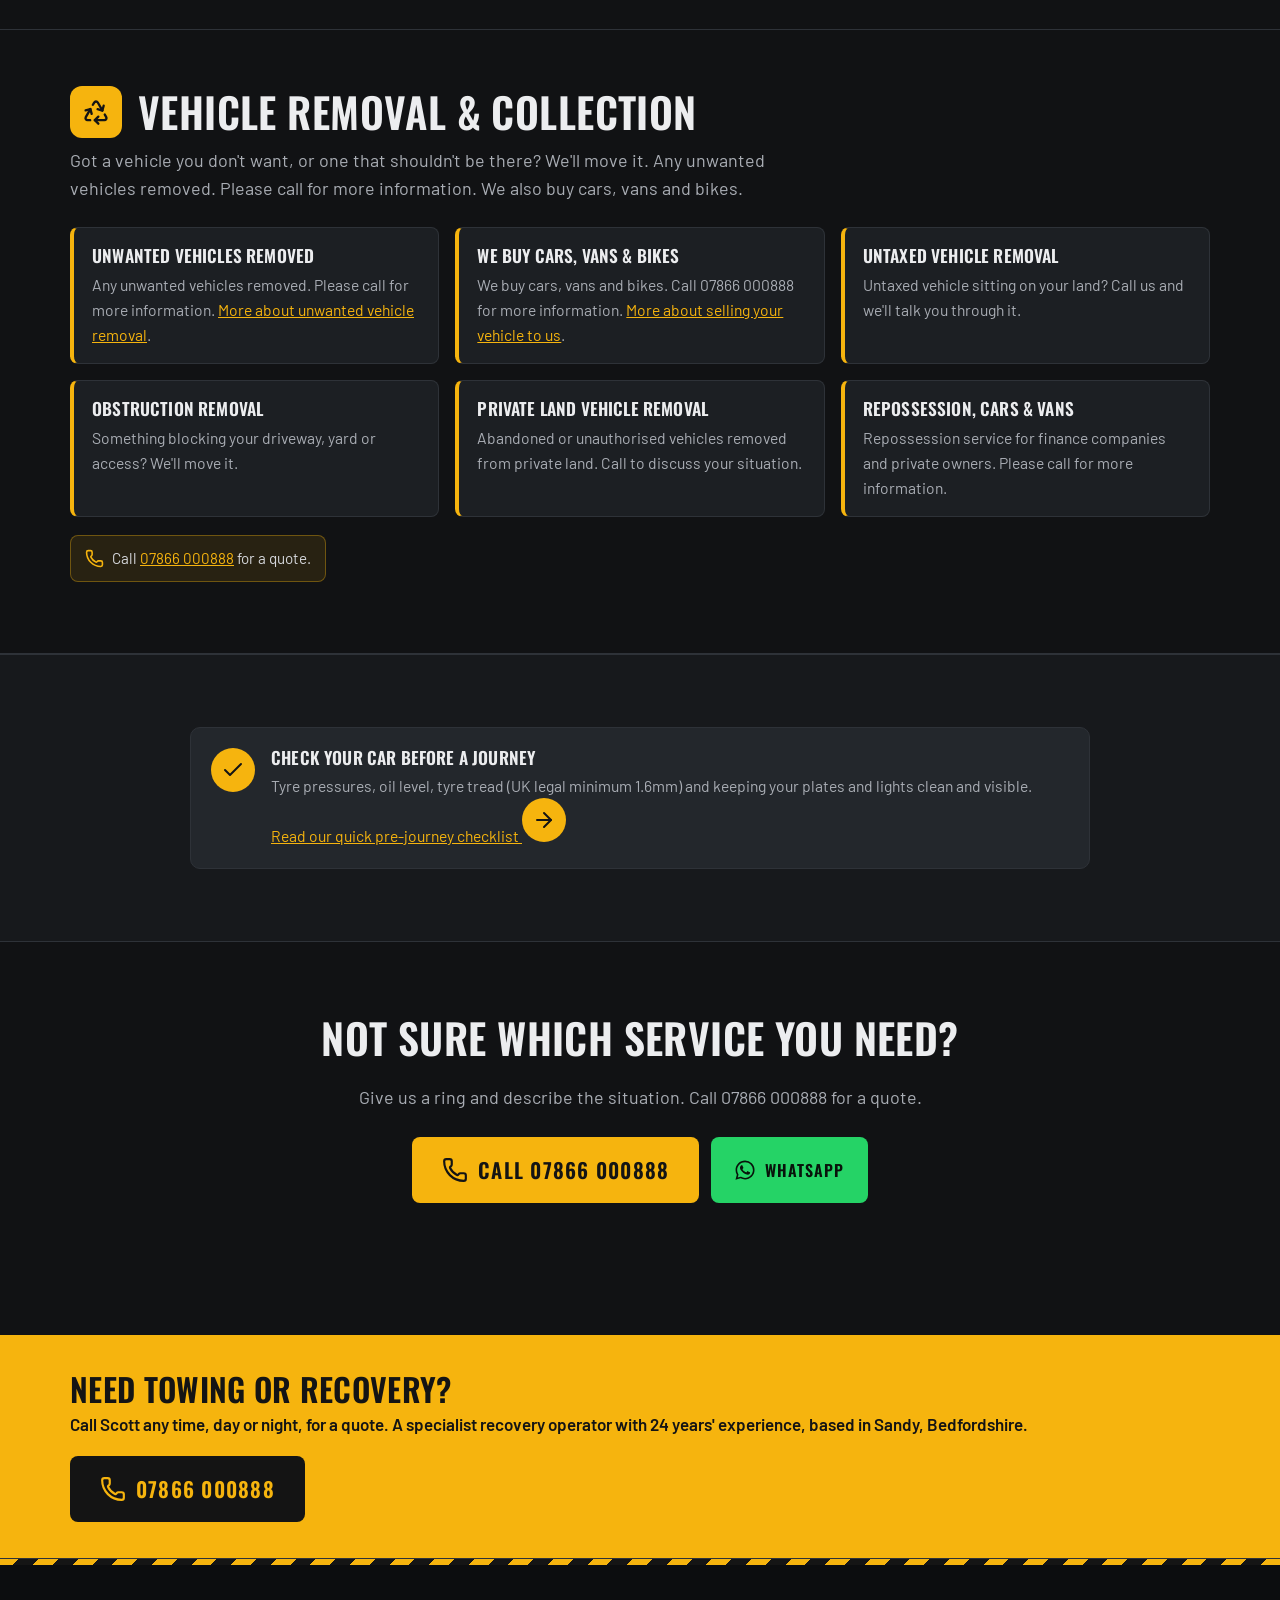
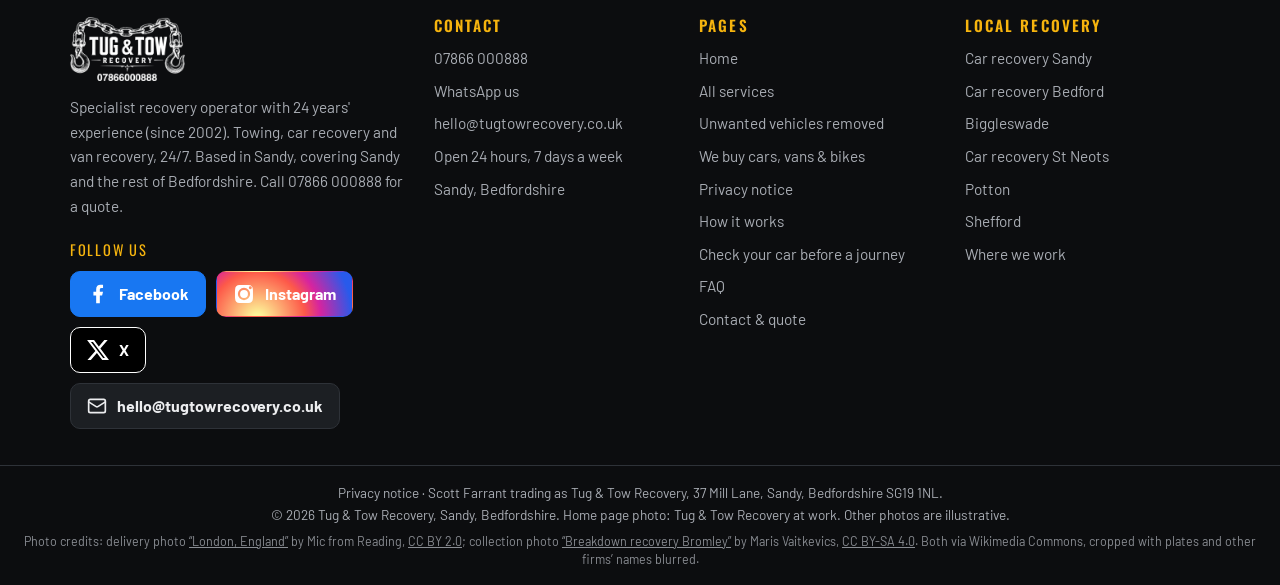
<file: services.html>
<!DOCTYPE html>
<html lang="en-GB">
<head>
<meta charset="utf-8">
<meta name="viewport" content="width=device-width, initial-scale=1, viewport-fit=cover">
<title>Towing, Car &amp; Van Recovery Services | Sandy, Bedfordshire | Tug &amp; Tow Recovery</title>
<meta name="description" content="24/7 car recovery, van recovery, towing, breakdown and accident recovery, ECU-safe jump starts and tight-access recovery in Sandy and across Bedfordshire. Call 07866 000888 for a quote.">
<link rel="canonical" href="https://tugtowrecovery.co.uk/services.html">
<meta name="theme-color" content="#111214">
<meta name="author" content="Tug &amp; Tow Recovery">
<meta property="og:type" content="website">
<meta property="og:site_name" content="Tug &amp; Tow Recovery">
<meta property="og:locale" content="en_GB">
<meta property="og:title" content="Towing, Car &amp; Van Recovery Services | Sandy, Bedfordshire | Tug &amp; Tow Recovery">
<meta property="og:description" content="24/7 car recovery, van recovery, towing, breakdown and accident recovery, ECU-safe jump starts and tight-access recovery in Sandy and across Bedfordshire. Call 07866 000888 for a quote.">
<meta property="og:url" content="https://tugtowrecovery.co.uk/services.html">
<meta property="og:image" content="https://tugtowrecovery.co.uk/assets/og-image.jpg">
<meta property="og:image:width" content="1200"><meta property="og:image:height" content="630">
<meta property="og:image:alt" content="Recovery truck loading a car on a country road at dusk">
<meta name="twitter:card" content="summary_large_image">
<meta name="twitter:title" content="Towing, Car &amp; Van Recovery Services | Sandy, Bedfordshire | Tug &amp; Tow Recovery">
<meta name="twitter:description" content="24/7 car recovery, van recovery, towing, breakdown and accident recovery, ECU-safe jump starts and tight-access recovery in Sandy and across Bedfordshire. Call 07866 000888 for a quote.">
<meta name="twitter:image" content="https://tugtowrecovery.co.uk/assets/og-image.jpg">
<link rel="icon" type="image/png" href="favicon.png">
<link rel="apple-touch-icon" href="favicon.png">
<link rel="preconnect" href="https://fonts.googleapis.com">
<link rel="preconnect" href="https://fonts.gstatic.com" crossorigin>
<link rel="stylesheet" href="https://fonts.googleapis.com/css2?family=Oswald:wght@500;600;700&amp;family=Barlow:wght@400;500;600;700&amp;display=swap">

<link rel="stylesheet" href="assets/css/style.css">
<script type="application/ld+json">{
 "@context": "https://schema.org",
 "@type": "AutomotiveBusiness",
 "@id": "https://tugtowrecovery.co.uk/#business",
 "name": "Tug & Tow Recovery",
 "alternateName": "Tug and Tow Recovery",
 "description": "Specialist recovery operator with 24 years' experience. 24/7 towing, car recovery and van recovery based in Sandy, Bedfordshire, since 2002. Breakdown and accident recovery, ECU-safe jump starts, low-car and tight-access recovery across Bedfordshire. Call 07866 000888 for a quote.",
 "slogan": "Local towing and recovery from Sandy since 2002",
 "foundingDate": "2002",
 "url": "https://tugtowrecovery.co.uk/",
 "telephone": "+44 7866 000888",
 "email": "hello@tugtowrecovery.co.uk",
 "logo": "https://tugtowrecovery.co.uk/assets/img/logo-white.png",
 "image": "https://tugtowrecovery.co.uk/assets/og-image.jpg",
 "address": {
  "@type": "PostalAddress",
  "addressLocality": "Sandy",
  "addressRegion": "Bedfordshire",
  "addressCountry": "GB"
 },
 "openingHoursSpecification": [
  {
   "@type": "OpeningHoursSpecification",
   "dayOfWeek": [
    "Monday",
    "Tuesday",
    "Wednesday",
    "Thursday",
    "Friday",
    "Saturday",
    "Sunday"
   ],
   "opens": "00:00",
   "closes": "23:59"
  }
 ],
 "areaServed": [
  {
   "@type": "City",
   "name": "Sandy"
  },
  {
   "@type": "AdministrativeArea",
   "name": "Bedfordshire"
  },
  {
   "@type": "City",
   "name": "Bedford"
  },
  {
   "@type": "City",
   "name": "Biggleswade"
  },
  {
   "@type": "City",
   "name": "St Neots"
  },
  {
   "@type": "City",
   "name": "Potton"
  },
  {
   "@type": "City",
   "name": "Shefford"
  }
 ],
 "knowsAbout": [
  "Towing",
  "Car recovery",
  "Van recovery",
  "Breakdown recovery",
  "Accident recovery",
  "Jump starts",
  "Low car recovery",
  "Tight-access recovery",
  "Vehicle delivery",
  "Overturned vehicle recovery",
  "Off-road recovery",
  "Unwanted vehicle removal",
  "Buying cars, vans and bikes"
 ],
 "sameAs": [
  "https://facebook.com/1238711935993019",
  "https://www.instagram.com/tugtowrecovery/",
  "https://x.com/tugtowrecovery"
 ],
 "contactPoint": [
  {
   "@type": "ContactPoint",
   "telephone": "+44 7866 000888",
   "contactType": "customer service",
   "areaServed": "Bedfordshire",
   "availableLanguage": "English",
   "hoursAvailable": {
    "@type": "OpeningHoursSpecification",
    "dayOfWeek": [
     "Monday",
     "Tuesday",
     "Wednesday",
     "Thursday",
     "Friday",
     "Saturday",
     "Sunday"
    ],
    "opens": "00:00",
    "closes": "23:59"
   }
  }
 ],
 "hasOfferCatalog": {
  "@type": "OfferCatalog",
  "name": "Recovery and transport services",
  "itemListElement": [
   {
    "@type": "OfferCatalog",
    "name": "Breakdown & roadside",
    "itemListElement": [
     {
      "@type": "Offer",
      "itemOffered": {
       "@type": "Service",
       "name": "Car breakdown recovery",
       "areaServed": {
        "@type": "AdministrativeArea",
        "name": "Bedfordshire"
       }
      }
     },
     {
      "@type": "Offer",
      "itemOffered": {
       "@type": "Service",
       "name": "Dead battery & ECU-protected jump starts",
       "areaServed": {
        "@type": "AdministrativeArea",
        "name": "Bedfordshire"
       }
      }
     },
     {
      "@type": "Offer",
      "itemOffered": {
       "@type": "Service",
       "name": "Battery service",
       "areaServed": {
        "@type": "AdministrativeArea",
        "name": "Bedfordshire"
       }
      }
     },
     {
      "@type": "Offer",
      "itemOffered": {
       "@type": "Service",
       "name": "Flat tyre & tyre change",
       "areaServed": {
        "@type": "AdministrativeArea",
        "name": "Bedfordshire"
       }
      }
     },
     {
      "@type": "Offer",
      "itemOffered": {
       "@type": "Service",
       "name": "Keys locked in the car",
       "areaServed": {
        "@type": "AdministrativeArea",
        "name": "Bedfordshire"
       }
      }
     },
     {
      "@type": "Offer",
      "itemOffered": {
       "@type": "Service",
       "name": "Out of fuel (cars & motorbikes)",
       "areaServed": {
        "@type": "AdministrativeArea",
        "name": "Bedfordshire"
       }
      }
     },
     {
      "@type": "Offer",
      "itemOffered": {
       "@type": "Service",
       "name": "Wrong fuel & fuel contamination",
       "areaServed": {
        "@type": "AdministrativeArea",
        "name": "Bedfordshire"
       }
      }
     },
     {
      "@type": "Offer",
      "itemOffered": {
       "@type": "Service",
       "name": "Car diagnostics",
       "areaServed": {
        "@type": "AdministrativeArea",
        "name": "Bedfordshire"
       }
      }
     }
    ]
   },
   {
    "@type": "OfferCatalog",
    "name": "Towing, car & van recovery",
    "itemListElement": [
     {
      "@type": "Offer",
      "itemOffered": {
       "@type": "Service",
       "name": "Car recovery",
       "areaServed": {
        "@type": "AdministrativeArea",
        "name": "Bedfordshire"
       }
      }
     },
     {
      "@type": "Offer",
      "itemOffered": {
       "@type": "Service",
       "name": "Van recovery",
       "areaServed": {
        "@type": "AdministrativeArea",
        "name": "Bedfordshire"
       }
      }
     },
     {
      "@type": "Offer",
      "itemOffered": {
       "@type": "Service",
       "name": "Car & van towing",
       "areaServed": {
        "@type": "AdministrativeArea",
        "name": "Bedfordshire"
       }
      }
     },
     {
      "@type": "Offer",
      "itemOffered": {
       "@type": "Service",
       "name": "Accident recovery",
       "areaServed": {
        "@type": "AdministrativeArea",
        "name": "Bedfordshire"
       }
      }
     },
     {
      "@type": "Offer",
      "itemOffered": {
       "@type": "Service",
       "name": "Stuck in mud or off the road",
       "areaServed": {
        "@type": "AdministrativeArea",
        "name": "Bedfordshire"
       }
      }
     },
     {
      "@type": "Offer",
      "itemOffered": {
       "@type": "Service",
       "name": "Overturned car & van recovery",
       "areaServed": {
        "@type": "AdministrativeArea",
        "name": "Bedfordshire"
       }
      }
     },
     {
      "@type": "Offer",
      "itemOffered": {
       "@type": "Service",
       "name": "Winching",
       "areaServed": {
        "@type": "AdministrativeArea",
        "name": "Bedfordshire"
       }
      }
     },
     {
      "@type": "Offer",
      "itemOffered": {
       "@type": "Service",
       "name": "Motorcycle recovery",
       "areaServed": {
        "@type": "AdministrativeArea",
        "name": "Bedfordshire"
       }
      }
     },
     {
      "@type": "Offer",
      "itemOffered": {
       "@type": "Service",
       "name": "Low-car & tight-access recovery",
       "areaServed": {
        "@type": "AdministrativeArea",
        "name": "Bedfordshire"
       }
      }
     },
     {
      "@type": "Offer",
      "itemOffered": {
       "@type": "Service",
       "name": "Classic, modified & awkward vehicles",
       "areaServed": {
        "@type": "AdministrativeArea",
        "name": "Bedfordshire"
       }
      }
     }
    ]
   },
   {
    "@type": "OfferCatalog",
    "name": "Collection, delivery & transport",
    "itemListElement": [
     {
      "@type": "Offer",
      "itemOffered": {
       "@type": "Service",
       "name": "Local vehicle delivery",
       "areaServed": {
        "@type": "AdministrativeArea",
        "name": "Bedfordshire"
       }
      }
     },
     {
      "@type": "Offer",
      "itemOffered": {
       "@type": "Service",
       "name": "Used car collection & delivery",
       "areaServed": {
        "@type": "AdministrativeArea",
        "name": "Bedfordshire"
       }
      }
     },
     {
      "@type": "Offer",
      "itemOffered": {
       "@type": "Service",
       "name": "Taking cars to dealers & garages",
       "areaServed": {
        "@type": "AdministrativeArea",
        "name": "Bedfordshire"
       }
      }
     },
     {
      "@type": "Offer",
      "itemOffered": {
       "@type": "Service",
       "name": "New car collection & delivery",
       "areaServed": {
        "@type": "AdministrativeArea",
        "name": "Bedfordshire"
       }
      }
     },
     {
      "@type": "Offer",
      "itemOffered": {
       "@type": "Service",
       "name": "Local vehicle moves",
       "areaServed": {
        "@type": "AdministrativeArea",
        "name": "Bedfordshire"
       }
      }
     },
     {
      "@type": "Offer",
      "itemOffered": {
       "@type": "Service",
       "name": "Damaged & non-runner delivery",
       "areaServed": {
        "@type": "AdministrativeArea",
        "name": "Bedfordshire"
       }
      }
     },
     {
      "@type": "Offer",
      "itemOffered": {
       "@type": "Service",
       "name": "Copart Sandy collections",
       "areaServed": {
        "@type": "AdministrativeArea",
        "name": "Bedfordshire"
       }
      }
     }
    ]
   },
   {
    "@type": "OfferCatalog",
    "name": "Vehicle removal & collection",
    "itemListElement": [
     {
      "@type": "Offer",
      "itemOffered": {
       "@type": "Service",
       "name": "Unwanted vehicles removed",
       "areaServed": {
        "@type": "AdministrativeArea",
        "name": "Bedfordshire"
       }
      }
     },
     {
      "@type": "Offer",
      "itemOffered": {
       "@type": "Service",
       "name": "We buy cars, vans & bikes",
       "areaServed": {
        "@type": "AdministrativeArea",
        "name": "Bedfordshire"
       }
      }
     },
     {
      "@type": "Offer",
      "itemOffered": {
       "@type": "Service",
       "name": "Untaxed vehicle removal",
       "areaServed": {
        "@type": "AdministrativeArea",
        "name": "Bedfordshire"
       }
      }
     },
     {
      "@type": "Offer",
      "itemOffered": {
       "@type": "Service",
       "name": "Obstruction removal",
       "areaServed": {
        "@type": "AdministrativeArea",
        "name": "Bedfordshire"
       }
      }
     },
     {
      "@type": "Offer",
      "itemOffered": {
       "@type": "Service",
       "name": "Private land vehicle removal",
       "areaServed": {
        "@type": "AdministrativeArea",
        "name": "Bedfordshire"
       }
      }
     },
     {
      "@type": "Offer",
      "itemOffered": {
       "@type": "Service",
       "name": "Repossession, cars & vans",
       "areaServed": {
        "@type": "AdministrativeArea",
        "name": "Bedfordshire"
       }
      }
     }
    ]
   }
  ]
 }
}</script>
</head>
<body>
<a class="skip" href="#main">Skip to content</a>
<header class="site-header">
<div class="hazard" aria-hidden="true"></div>
<div class="topbar"><div class="wrap topbar-in"><span class="topbar-note">Open 24/7 · Sandy, Bedfordshire</span><div class="soc-icons soc-icons--top"><a class="b-fb" href="https://facebook.com/1238711935993019" target="_blank" rel="noopener" aria-label="Tug &amp; Tow Recovery on Facebook (opens in a new tab)" title="Facebook"><svg class="icon" viewBox="0 0 24 24" aria-hidden="true" style="fill:currentColor;stroke:none"><path d="M14 13.5h2.5l1-4H14v-2c0-1.03 0-2 2-2h1.5V2.14c-.326-.043-1.557-.14-2.857-.14C11.928 2 10 3.657 10 6.7v2.8H7v4h3V22h4v-8.5z"/></svg></a><a class="b-ig" href="https://www.instagram.com/tugtowrecovery/" target="_blank" rel="noopener" aria-label="Tug &amp; Tow Recovery on Instagram (opens in a new tab)" title="Instagram"><svg class="icon" viewBox="0 0 24 24" aria-hidden="true" style="fill:currentColor;stroke:none"><path d="M12 2.2c3.2 0 3.6 0 4.8.1 3.3.1 4.8 1.7 4.9 4.9.1 1.3.1 1.6.1 4.8s0 3.6-.1 4.8c-.1 3.2-1.7 4.8-4.9 4.9-1.3.1-1.6.1-4.8.1s-3.6 0-4.8-.1c-3.3-.1-4.8-1.7-4.9-4.9C2.2 15.6 2.2 15.2 2.2 12s0-3.6.1-4.8C2.4 3.9 3.9 2.4 7.2 2.3 8.4 2.2 8.8 2.2 12 2.2zm0 3.1a6.7 6.7 0 1 0 0 13.4 6.7 6.7 0 0 0 0-13.4zm0 11a4.3 4.3 0 1 1 0-8.6 4.3 4.3 0 0 1 0 8.6zm6.9-12.8a1.6 1.6 0 1 0 0 3.2 1.6 1.6 0 0 0 0-3.2z"/></svg></a><a class="b-x" href="https://x.com/tugtowrecovery" target="_blank" rel="noopener" aria-label="Tug &amp; Tow Recovery on X (opens in a new tab)" title="X"><svg class="icon" style="fill:currentColor;stroke:none" viewBox="0 0 24 24" aria-hidden="true"><path d="M18.9 1.2h3.7l-8 9.2 9.4 12.4h-7.4l-5.8-7.6-6.6 7.6H.5l8.6-9.8L.1 1.2h7.6l5.2 6.9 6-6.9zm-1.3 19.4h2L6.5 3.3H4.3l13.3 17.3z"/></svg></a><a class="soc-mail" href="mailto:hello@tugtowrecovery.co.uk" aria-label="Email hello@tugtowrecovery.co.uk" title="Email"><svg class="icon" viewBox="0 0 24 24" aria-hidden="true" focusable="false"><rect width="20" height="16" x="2" y="4" rx="2"/><path d="m22 7-8.97 5.7a1.94 1.94 0 0 1-2.06 0L2 7"/></svg><span>hello@tugtowrecovery.co.uk</span></a></div></div></div>
<div class="wrap header-bar">
 <a class="brand" href="index.html" aria-label="Tug &amp; Tow Recovery – home"><img src="assets/img/logo-white.png" alt="Tug &amp; Tow Recovery" width="560" height="311"></a>
 <nav class="nav" aria-label="Main"><a href="services.html" aria-current="page">Services</a><a href="free-vehicle-collection.html">Unwanted vehicles removed</a><a href="we-buy-any-vehicle.html">We buy vehicles</a><a href="where-we-work.html">Where we work</a><a href="index.html#faq">FAQ</a><a href="contact.html">Contact</a><a class="btn btn--call" href="tel:07866000888"><svg class="icon" viewBox="0 0 24 24" aria-hidden="true" focusable="false"><path d="M13.832 16.568a1 1 0 0 0 1.213-.303l.355-.465A2 2 0 0 1 17 15h3a2 2 0 0 1 2 2v3a2 2 0 0 1-2 2A18 18 0 0 1 2 4a2 2 0 0 1 2-2h3a2 2 0 0 1 2 2v3a2 2 0 0 1-.8 1.6l-.468.351a1 1 0 0 0-.292 1.233 14 14 0 0 0 6.392 6.384"/></svg>07866 000888</a></nav>
 <div class="header-mobile">
  <a class="header-call" href="tel:07866000888" aria-label="Call 07866 000888"><svg class="icon" viewBox="0 0 24 24" aria-hidden="true" focusable="false"><path d="M13.832 16.568a1 1 0 0 0 1.213-.303l.355-.465A2 2 0 0 1 17 15h3a2 2 0 0 1 2 2v3a2 2 0 0 1-2 2A18 18 0 0 1 2 4a2 2 0 0 1 2-2h3a2 2 0 0 1 2 2v3a2 2 0 0 1-.8 1.6l-.468.351a1 1 0 0 0-.292 1.233 14 14 0 0 0 6.392 6.384"/></svg>Call</a>
  <button class="menu-btn" type="button" aria-expanded="false" aria-controls="mobile-nav"><svg class="icon" viewBox="0 0 24 24" aria-hidden="true" focusable="false"><path d="M4 5h16"/><path d="M4 12h16"/><path d="M4 19h16"/></svg><span>Menu</span></button>
 </div>
</div>
<nav id="mobile-nav" class="mobile-nav" aria-label="Mobile"><a href="index.html">Home</a><a href="services.html" aria-current="page">All services</a><a href="free-vehicle-collection.html">Unwanted vehicles removed</a><a href="we-buy-any-vehicle.html">We buy cars, vans &amp; bikes</a><a href="index.html#checks">Car checks</a><a href="where-we-work.html">Where we work</a><a href="index.html#faq">FAQ</a><a href="contact.html">Contact</a></nav>
</header>

<main id="main">
<section class="page-hero">
 <div class="wrap">
  <span class="eyebrow"><svg class="icon" viewBox="0 0 24 24" aria-hidden="true" focusable="false"><path d="M14 18V6a2 2 0 0 0-2-2H4a2 2 0 0 0-2 2v11a1 1 0 0 0 1 1h2"/><path d="M15 18H9"/><path d="M19 18h2a1 1 0 0 0 1-1v-3.65a1 1 0 0 0-.22-.624l-3.48-4.35A1 1 0 0 0 17.52 8H14"/><circle cx="17" cy="18" r="2"/><circle cx="7" cy="18" r="2"/></svg>Services</span>
  <h1>Towing, car recovery &amp; van recovery services in Sandy, Bedfordshire</h1>
  <p class="lead">24/7 car recovery, van recovery, breakdown and accident recovery, towing, ECU-safe jump starts and low-car and tight-access recovery from our base in Sandy, Bedfordshire. Every job is different, so call <a href="tel:07866000888">07866 000888</a> for a quote.</p>
  <div class="hero-ctas"><a class="btn btn--call" href="tel:07866000888"><svg class="icon" viewBox="0 0 24 24" aria-hidden="true" focusable="false"><path d="M13.832 16.568a1 1 0 0 0 1.213-.303l.355-.465A2 2 0 0 1 17 15h3a2 2 0 0 1 2 2v3a2 2 0 0 1-2 2A18 18 0 0 1 2 4a2 2 0 0 1 2-2h3a2 2 0 0 1 2 2v3a2 2 0 0 1-.8 1.6l-.468.351a1 1 0 0 0-.292 1.233 14 14 0 0 0 6.392 6.384"/></svg>Call 07866 000888</a><a class="btn btn--ghost" href="contact.html">Get a quote <svg class="icon" viewBox="0 0 24 24" aria-hidden="true" focusable="false"><path d="M5 12h14"/><path d="m12 5 7 7-7 7"/></svg></a></div>
  <nav class="jump-links" aria-label="Service groups"><a href="#breakdown">Breakdown &amp; roadside</a><a href="#recovery">Towing, car &amp; van recovery</a><a href="#transport">Collection, delivery &amp; transport</a><a href="#removal">Vehicle removal &amp; collection</a><a href="index.html#checks">Check your car before a journey</a></nav>
 </div>
</section>
<section class="service-group" id="breakdown" aria-labelledby="breakdown-h">
 <div class="wrap">
  <header><svg class="icon" viewBox="0 0 24 24" aria-hidden="true" focusable="false"><path d="M14.7 6.3a1 1 0 0 0 0 1.4l1.6 1.6a1 1 0 0 0 1.4 0l3.77-3.77a6 6 0 0 1-7.94 7.94l-6.91 6.91a2.12 2.12 0 0 1-3-3l6.91-6.91a6 6 0 0 1 7.94-7.94l-3.76 3.76z"/></svg><h2 id="breakdown-h">Breakdown &amp; roadside</h2></header>
  <p class="lead">Broken down at home, at work or at the side of the road? We come to you and either get you going again or get the vehicle moved.</p>
  <div class="svc-list"><div class="svc"><h3>Car breakdown recovery</h3><p>Broken down at home, at work or at the roadside? We come to you and move the vehicle to your home, garage or wherever it needs to go.</p></div><div class="svc"><h3>Dead battery &amp; ECU-protected jump starts</h3><p>Woke up to a flat battery? We carry an ECU-protected jump start kit that protects your car's electronics, and we'll come out and get you going again.</p></div><div class="svc"><h3>Battery service</h3><p>Battery testing and replacement at the roadside or on your driveway. Call 07866 000888 for a quote.</p></div><div class="svc"><h3>Flat tyre &amp; tyre change</h3><p>We can change over to your spare wheel at the roadside, or recover the vehicle if there's no spare.</p></div><div class="svc"><h3>Keys locked in the car</h3><p>Locked your keys in the car? We can open the car using non-destructive entry methods and get your keys back to you. We'll explain what's involved before we start.</p></div><div class="svc"><h3>Out of fuel (cars &amp; motorbikes)</h3><p>Run dry? We'll bring fuel out to you and get you back on the road.</p></div><div class="svc"><h3>Wrong fuel &amp; fuel contamination</h3><p>Petrol in a diesel, or the other way round? We drain the tank and flush the system. Call 07866 000888 for a quote.</p></div><div class="svc"><h3>Car diagnostics</h3><p>Not sure what the warning light means? Call us. We can talk it through and plug in to find the fault.</p></div></div>
  <p class="price-note"><svg class="icon" viewBox="0 0 24 24" aria-hidden="true" focusable="false"><path d="M13.832 16.568a1 1 0 0 0 1.213-.303l.355-.465A2 2 0 0 1 17 15h3a2 2 0 0 1 2 2v3a2 2 0 0 1-2 2A18 18 0 0 1 2 4a2 2 0 0 1 2-2h3a2 2 0 0 1 2 2v3a2 2 0 0 1-.8 1.6l-.468.351a1 1 0 0 0-.292 1.233 14 14 0 0 0 6.392 6.384"/></svg><span>Call <a href="tel:07866000888">07866 000888</a> for a quote.</span></p>
 </div>
</section><section class="service-group" id="recovery" aria-labelledby="recovery-h">
 <div class="wrap">
  <header><svg class="icon" viewBox="0 0 24 24" aria-hidden="true" focusable="false"><path d="M14 18V6a2 2 0 0 0-2-2H4a2 2 0 0 0-2 2v11a1 1 0 0 0 1 1h2"/><path d="M15 18H9"/><path d="M19 18h2a1 1 0 0 0 1-1v-3.65a1 1 0 0 0-.22-.624l-3.48-4.35A1 1 0 0 0 17.52 8H14"/><circle cx="17" cy="18" r="2"/><circle cx="7" cy="18" r="2"/></svg><h2 id="recovery-h">Towing, car &amp; van recovery</h2></header>
  <p class="lead">24/7 towing, car recovery and van recovery from our base in Sandy, Bedfordshire. We also recover motorbikes and light commercials around the clock.</p>
  <div class="svc-list"><div class="svc"><h3>Car recovery</h3><p>Car broken down, damaged or won't start? We load it safely and take it home, to a garage or wherever it needs to go, day or night.</p></div><div class="svc"><h3>Van recovery</h3><p>Vans and light commercials recovered from the roadside, yards, driveways and car parks across Bedfordshire.</p></div><div class="svc"><h3>Car &amp; van towing</h3><p>We tow cars and vans, plus motorcycles and light commercials, day or night. Call 07866 000888 for a quote.</p></div><div class="svc"><h3>Accident recovery</h3><p>Been in an accident? If you're somewhere dangerous we'll make it a priority. If anyone is hurt or in danger, call 999 first.</p></div><div class="svc"><h3>Stuck in mud or off the road</h3><p>Stuck in mud, or driven off the road into a field, ditch or bushes? We winch the vehicle out and recover it back onto solid ground.</p></div><div class="svc"><h3>Overturned car &amp; van recovery</h3><p>Car or van on its side or roof? We carefully right the vehicle and recover it. If anyone is hurt or trapped, call 999 first.</p></div><div class="svc"><h3>Winching</h3><p>Soft ground, a steep verge or an awkward spot? Our winch pulls the vehicle back onto firm ground for loading.</p></div><div class="svc"><h3>Motorcycle recovery</h3><p>Secure, strapped motorcycle transport with proper handling.</p></div><div class="svc"><h3>Low-car &amp; tight-access recovery</h3><p>Narrow driveways, tight car parks, underground parking and low cars. Our compact recovery truck suits awkward spots.</p></div><div class="svc"><h3>Classic, modified &amp; awkward vehicles</h3><p>Low, classic, modified or awkward vehicles moved with care using the right equipment.</p></div></div>
  <p class="price-note"><svg class="icon" viewBox="0 0 24 24" aria-hidden="true" focusable="false"><path d="M13.832 16.568a1 1 0 0 0 1.213-.303l.355-.465A2 2 0 0 1 17 15h3a2 2 0 0 1 2 2v3a2 2 0 0 1-2 2A18 18 0 0 1 2 4a2 2 0 0 1 2-2h3a2 2 0 0 1 2 2v3a2 2 0 0 1-.8 1.6l-.468.351a1 1 0 0 0-.292 1.233 14 14 0 0 0 6.392 6.384"/></svg><span>Call <a href="tel:07866000888">07866 000888</a> for a quote.</span></p>
 </div>
</section><section class="service-group" id="transport" aria-labelledby="transport-h">
 <div class="wrap">
  <header><svg class="icon" viewBox="0 0 24 24" aria-hidden="true" focusable="false"><circle cx="6" cy="19" r="3"/><path d="M9 19h8.5a3.5 3.5 0 0 0 0-7h-11a3.5 3.5 0 0 1 0-7H15"/><circle cx="18" cy="5" r="3"/></svg><h2 id="transport-h">Collection, delivery &amp; transport</h2></header>
  <p class="lead">Based in Sandy, we provide vehicle collection, delivery and transport across Sandy and the rest of Bedfordshire.</p>
  <div class="svc-list"><div class="svc"><h3>Local vehicle delivery</h3><p>Vehicles collected and delivered around Sandy and across Bedfordshire.</p></div><div class="svc"><h3>Used car collection &amp; delivery</h3><p>Bought a used car? We'll collect it from the dealer, auction or private seller and deliver it to your home.</p></div><div class="svc"><h3>Taking cars to dealers &amp; garages</h3><p>Selling, part-exchanging or booking in for work? We'll take your car to the dealer or garage for you.</p></div><div class="svc"><h3>New car collection &amp; delivery</h3><p>Bought a new car? We collect it from the dealer and deliver it to your door.</p></div><div class="svc"><h3>Local vehicle moves</h3><p>Vehicle moves around Sandy, Bedford, Biggleswade and the rest of Bedfordshire and nearby counties.</p></div><div class="svc"><h3>Damaged &amp; non-runner delivery</h3><p>Damaged and non-running vehicles collected and delivered, including car auction collections.</p></div><div class="svc"><h3>Copart Sandy collections</h3><p>We collect vehicles from Copart Sandy and deliver them wherever you need them.</p></div></div>
  <p class="price-note"><svg class="icon" viewBox="0 0 24 24" aria-hidden="true" focusable="false"><path d="M13.832 16.568a1 1 0 0 0 1.213-.303l.355-.465A2 2 0 0 1 17 15h3a2 2 0 0 1 2 2v3a2 2 0 0 1-2 2A18 18 0 0 1 2 4a2 2 0 0 1 2-2h3a2 2 0 0 1 2 2v3a2 2 0 0 1-.8 1.6l-.468.351a1 1 0 0 0-.292 1.233 14 14 0 0 0 6.392 6.384"/></svg><span>Call <a href="tel:07866000888">07866 000888</a> for a quote.</span></p>
 </div>
</section><section class="service-group" id="removal" aria-labelledby="removal-h">
 <div class="wrap">
  <header><svg class="icon" viewBox="0 0 24 24" aria-hidden="true" focusable="false"><path d="M7 19H4.815a1.83 1.83 0 0 1-1.57-.881 1.785 1.785 0 0 1-.004-1.784L7.196 9.5"/><path d="M11 19h8.203a1.83 1.83 0 0 0 1.556-.89 1.784 1.784 0 0 0 0-1.775l-1.226-2.12"/><path d="m14 16-3 3 3 3"/><path d="M8.293 13.596 7.196 9.5 3.1 10.598"/><path d="m9.344 5.811 1.093-1.892A1.83 1.83 0 0 1 11.985 3a1.784 1.784 0 0 1 1.546.888l3.943 6.843"/><path d="m13.378 9.633 4.096 1.098 1.097-4.096"/></svg><h2 id="removal-h">Vehicle removal &amp; collection</h2></header>
  <p class="lead">Got a vehicle you don't want, or one that shouldn't be there? We'll move it. Any unwanted vehicles removed. Please call for more information. We also buy cars, vans and bikes.</p>
  <div class="svc-list"><div class="svc"><h3>Unwanted vehicles removed</h3><p>Any unwanted vehicles removed. Please call for more information. <a href="free-vehicle-collection.html">More about unwanted vehicle removal</a>.</p></div><div class="svc"><h3>We buy cars, vans &amp; bikes</h3><p>We buy cars, vans and bikes. Call 07866 000888 for more information. <a href="we-buy-any-vehicle.html">More about selling your vehicle to us</a>.</p></div><div class="svc"><h3>Untaxed vehicle removal</h3><p>Untaxed vehicle sitting on your land? Call us and we'll talk you through it.</p></div><div class="svc"><h3>Obstruction removal</h3><p>Something blocking your driveway, yard or access? We'll move it.</p></div><div class="svc"><h3>Private land vehicle removal</h3><p>Abandoned or unauthorised vehicles removed from private land. Call to discuss your situation.</p></div><div class="svc"><h3>Repossession, cars &amp; vans</h3><p>Repossession service for finance companies and private owners. Please call for more information.</p></div></div>
  <p class="price-note"><svg class="icon" viewBox="0 0 24 24" aria-hidden="true" focusable="false"><path d="M13.832 16.568a1 1 0 0 0 1.213-.303l.355-.465A2 2 0 0 1 17 15h3a2 2 0 0 1 2 2v3a2 2 0 0 1-2 2A18 18 0 0 1 2 4a2 2 0 0 1 2-2h3a2 2 0 0 1 2 2v3a2 2 0 0 1-.8 1.6l-.468.351a1 1 0 0 0-.292 1.233 14 14 0 0 0 6.392 6.384"/></svg><span>Call <a href="tel:07866000888">07866 000888</a> for a quote.</span></p>
 </div>
</section>
<section class="section section--alt" id="checks-link">
 <div class="wrap">
  <div class="hl" style="max-width:900px;margin:0 auto"><svg class="icon" viewBox="0 0 24 24" aria-hidden="true" focusable="false"><path d="M20 6 9 17l-5-5"/></svg><div><h3>Check your car before a journey</h3><p>Tyre pressures, oil level, tyre tread (UK legal minimum 1.6mm) and keeping your plates and lights clean and visible. <a href="index.html#checks">Read our quick pre-journey checklist <svg class="icon" viewBox="0 0 24 24" aria-hidden="true" focusable="false"><path d="M5 12h14"/><path d="m12 5 7 7-7 7"/></svg></a></p></div></div>
 </div>
</section>
<section class="section">
 <div class="wrap center">
  <h2>Not sure which service you need?</h2>
  <p class="lead">Give us a ring and describe the situation. Call 07866 000888 for a quote.</p>
  <div class="hero-ctas" style="justify-content:center"><a class="btn btn--call btn--xl" href="tel:07866000888"><svg class="icon" viewBox="0 0 24 24" aria-hidden="true" focusable="false"><path d="M13.832 16.568a1 1 0 0 0 1.213-.303l.355-.465A2 2 0 0 1 17 15h3a2 2 0 0 1 2 2v3a2 2 0 0 1-2 2A18 18 0 0 1 2 4a2 2 0 0 1 2-2h3a2 2 0 0 1 2 2v3a2 2 0 0 1-.8 1.6l-.468.351a1 1 0 0 0-.292 1.233 14 14 0 0 0 6.392 6.384"/></svg>Call 07866 000888</a><a class="btn btn--wa" href="https://wa.me/447866000888" rel="noopener" target="_blank"><svg class="icon" viewBox="0 0 24 24" aria-hidden="true" style="fill:currentColor;stroke:none"><path d="M17.47 14.38c-.3-.15-1.76-.87-2.03-.97-.27-.1-.47-.15-.67.15-.2.3-.77.97-.94 1.17-.17.2-.35.22-.65.07-.3-.15-1.26-.46-2.4-1.48-.89-.79-1.49-1.77-1.66-2.07-.17-.3-.02-.46.13-.61.13-.13.3-.35.45-.52.15-.17.2-.3.3-.5.1-.2.05-.37-.03-.52-.07-.15-.67-1.61-.92-2.21-.24-.58-.49-.5-.67-.51h-.57c-.2 0-.52.07-.79.37-.27.3-1.04 1.02-1.04 2.48s1.07 2.88 1.21 3.08c.15.2 2.1 3.2 5.08 4.49.71.31 1.26.49 1.69.63.71.23 1.36.2 1.87.12.57-.09 1.76-.72 2.01-1.41.25-.69.25-1.29.17-1.41-.07-.12-.27-.2-.57-.35zM12.05 21.5h-.01a9.45 9.45 0 0 1-4.82-1.32l-.35-.21-3.58.94.96-3.49-.23-.36a9.43 9.43 0 0 1-1.45-5.03c0-5.22 4.25-9.47 9.48-9.47 2.53 0 4.91.99 6.7 2.78a9.41 9.41 0 0 1 2.77 6.7c0 5.23-4.25 9.47-9.47 9.47zm8.06-17.53A11.33 11.33 0 0 0 12.05.63C5.77.63.66 5.74.66 12.02c0 2.01.52 3.97 1.52 5.69L.57 23.6l6.04-1.58a11.37 11.37 0 0 0 5.44 1.39h.01c6.28 0 11.39-5.11 11.39-11.39 0-3.04-1.18-5.9-3.34-8.05z"/></svg>WhatsApp</a></div>
  <p class="muted" style="margin-top:14px"><svg class="icon" viewBox="0 0 24 24" aria-hidden="true" focusable="false"><path d="m21.73 18-8-14a2 2 0 0 0-3.48 0l-8 14A2 2 0 0 0 4 21h16a2 2 0 0 0 1.73-3"/><path d="M12 9v4"/><path d="M12 17h.01"/></svg> If you're in a dangerous position on a live carriageway, call 999 first.</p>
 </div>
</section>
</main>
<section class="cta-strip" aria-label="Call us">
 <div class="wrap">
  <div><h2>Need towing or recovery?</h2><p>Call Scott any time, day or night, for a quote. A specialist recovery operator with 24 years' experience, based in Sandy, Bedfordshire.</p></div>
  <a class="btn btn--xl" href="tel:07866000888"><svg class="icon" viewBox="0 0 24 24" aria-hidden="true" focusable="false"><path d="M13.832 16.568a1 1 0 0 0 1.213-.303l.355-.465A2 2 0 0 1 17 15h3a2 2 0 0 1 2 2v3a2 2 0 0 1-2 2A18 18 0 0 1 2 4a2 2 0 0 1 2-2h3a2 2 0 0 1 2 2v3a2 2 0 0 1-.8 1.6l-.468.351a1 1 0 0 0-.292 1.233 14 14 0 0 0 6.392 6.384"/></svg>07866 000888</a>
 </div>
</section>
<footer class="site-footer">
 <div class="hazard" aria-hidden="true"></div>
 <div class="wrap footer-grid" style="padding-left:20px;padding-right:20px">
  <div>
   <img class="logo" src="assets/img/logo-white.png" alt="Tug &amp; Tow Recovery" width="560" height="311" loading="lazy">
   <p>Specialist recovery operator with 24 years' experience (since 2002). Towing, car recovery and van recovery, 24/7. Based in Sandy, covering Sandy and the rest of Bedfordshire. Call <a href="tel:07866000888">07866 000888</a> for a quote.</p>
   <div class="follow follow--footer"><p class="follow-title">Follow us</p><div class="follow-btns"><a class="b-fb" href="https://facebook.com/1238711935993019" target="_blank" rel="noopener" aria-label="Follow Tug &amp; Tow Recovery on Facebook (opens in a new tab)"><svg class="icon" viewBox="0 0 24 24" aria-hidden="true" style="fill:currentColor;stroke:none"><path d="M14 13.5h2.5l1-4H14v-2c0-1.03 0-2 2-2h1.5V2.14c-.326-.043-1.557-.14-2.857-.14C11.928 2 10 3.657 10 6.7v2.8H7v4h3V22h4v-8.5z"/></svg><span>Facebook</span></a><a class="b-ig" href="https://www.instagram.com/tugtowrecovery/" target="_blank" rel="noopener" aria-label="Follow @tugtowrecovery on Instagram (opens in a new tab)"><svg class="icon" viewBox="0 0 24 24" aria-hidden="true" style="fill:currentColor;stroke:none"><path d="M12 2.2c3.2 0 3.6 0 4.8.1 3.3.1 4.8 1.7 4.9 4.9.1 1.3.1 1.6.1 4.8s0 3.6-.1 4.8c-.1 3.2-1.7 4.8-4.9 4.9-1.3.1-1.6.1-4.8.1s-3.6 0-4.8-.1c-3.3-.1-4.8-1.7-4.9-4.9C2.2 15.6 2.2 15.2 2.2 12s0-3.6.1-4.8C2.4 3.9 3.9 2.4 7.2 2.3 8.4 2.2 8.8 2.2 12 2.2zm0 3.1a6.7 6.7 0 1 0 0 13.4 6.7 6.7 0 0 0 0-13.4zm0 11a4.3 4.3 0 1 1 0-8.6 4.3 4.3 0 0 1 0 8.6zm6.9-12.8a1.6 1.6 0 1 0 0 3.2 1.6 1.6 0 0 0 0-3.2z"/></svg><span>Instagram</span></a><a class="b-x" href="https://x.com/tugtowrecovery" target="_blank" rel="noopener" aria-label="Follow @tugtowrecovery on X (opens in a new tab)"><svg class="icon" style="fill:currentColor;stroke:none" viewBox="0 0 24 24" aria-hidden="true"><path d="M18.9 1.2h3.7l-8 9.2 9.4 12.4h-7.4l-5.8-7.6-6.6 7.6H.5l8.6-9.8L.1 1.2h7.6l5.2 6.9 6-6.9zm-1.3 19.4h2L6.5 3.3H4.3l13.3 17.3z"/></svg><span>X</span></a><a class="b-mail" href="mailto:hello@tugtowrecovery.co.uk" aria-label="Email hello@tugtowrecovery.co.uk"><svg class="icon" viewBox="0 0 24 24" aria-hidden="true" focusable="false"><rect width="20" height="16" x="2" y="4" rx="2"/><path d="m22 7-8.97 5.7a1.94 1.94 0 0 1-2.06 0L2 7"/></svg><span>hello@tugtowrecovery.co.uk</span></a></div></div>
  </div>
  <div>
   <h3>Contact</h3>
   <ul>
    <li><a href="tel:07866000888">07866 000888</a></li>
    <li><a href="https://wa.me/447866000888" rel="noopener" target="_blank">WhatsApp us</a></li>
    <li><a href="mailto:hello@tugtowrecovery.co.uk">hello@tugtowrecovery.co.uk</a></li>
    <li>Open 24 hours, 7 days a week</li>
    <li>Sandy, Bedfordshire</li>
   </ul>
  </div>
  <div>
   <h3>Pages</h3>
   <ul>
    <li><a href="index.html">Home</a></li>
    <li><a href="services.html">All services</a></li>
    <li><a href="free-vehicle-collection.html">Unwanted vehicles removed</a></li>
    <li><a href="we-buy-any-vehicle.html">We buy cars, vans &amp; bikes</a></li>
    <li><a href="privacy.html">Privacy notice</a></li>
    <li><a href="index.html#how">How it works</a></li>
        <li><a href="index.html#checks">Check your car before a journey</a></li>
    <li><a href="index.html#faq">FAQ</a></li>
    <li><a href="contact.html">Contact &amp; quote</a></li>
   </ul>
  </div>
  <div>
   <h3>Local recovery</h3>
   <ul><li><a href="car-recovery-sandy.html">Car recovery Sandy</a></li><li><a href="car-recovery-bedford.html">Car recovery Bedford</a></li><li>Biggleswade</li><li><a href="car-recovery-st-neots.html">Car recovery St Neots</a></li><li>Potton</li><li>Shefford</li><li><a href="where-we-work.html">Where we work</a></li></ul>
  </div>
 </div>
 <div class="footer-bottom"><a href="privacy.html">Privacy notice</a> · Scott Farrant trading as Tug &amp; Tow Recovery, 37 Mill Lane, Sandy, Bedfordshire SG19 1NL.<br>© <span id="year">2026</span> Tug &amp; Tow Recovery, Sandy, Bedfordshire. Home page photo: Tug &amp; Tow Recovery at work. Other photos are illustrative.<br><span class="photo-credits">Photo credits: delivery photo <a href="https://commons.wikimedia.org/wiki/File:London,_England_(4131733186).jpg" target="_blank" rel="noopener">“London, England”</a> by Mic from Reading, <a href="https://creativecommons.org/licenses/by/2.0/" target="_blank" rel="noopener">CC BY 2.0</a>; collection photo <a href="https://commons.wikimedia.org/wiki/File:Breakdown_recovery_Bromley.jpg" target="_blank" rel="noopener">“Breakdown recovery Bromley”</a> by Maris Vaitkevics, <a href="https://creativecommons.org/licenses/by-sa/4.0/" target="_blank" rel="noopener">CC BY-SA 4.0</a>. Both via Wikimedia Commons, cropped with plates and other firms’ names blurred.</span></div>
</footer>
<a class="sos-fab" href="tel:07866000888" aria-label="Emergency? Call now on 07866 000888">
 <span class="sos-label"><small>Emergency?</small>Call now 07866 000888</span>
 <span class="sos-ic" aria-hidden="true"><svg class="icon" viewBox="0 0 24 24" aria-hidden="true" focusable="false"><path d="M13.832 16.568a1 1 0 0 0 1.213-.303l.355-.465A2 2 0 0 1 17 15h3a2 2 0 0 1 2 2v3a2 2 0 0 1-2 2A18 18 0 0 1 2 4a2 2 0 0 1 2-2h3a2 2 0 0 1 2 2v3a2 2 0 0 1-.8 1.6l-.468.351a1 1 0 0 0-.292 1.233 14 14 0 0 0 6.392 6.384"/></svg></span>
</a>
<script src="assets/js/main.js" defer></script>
</body>
</html>
</file>
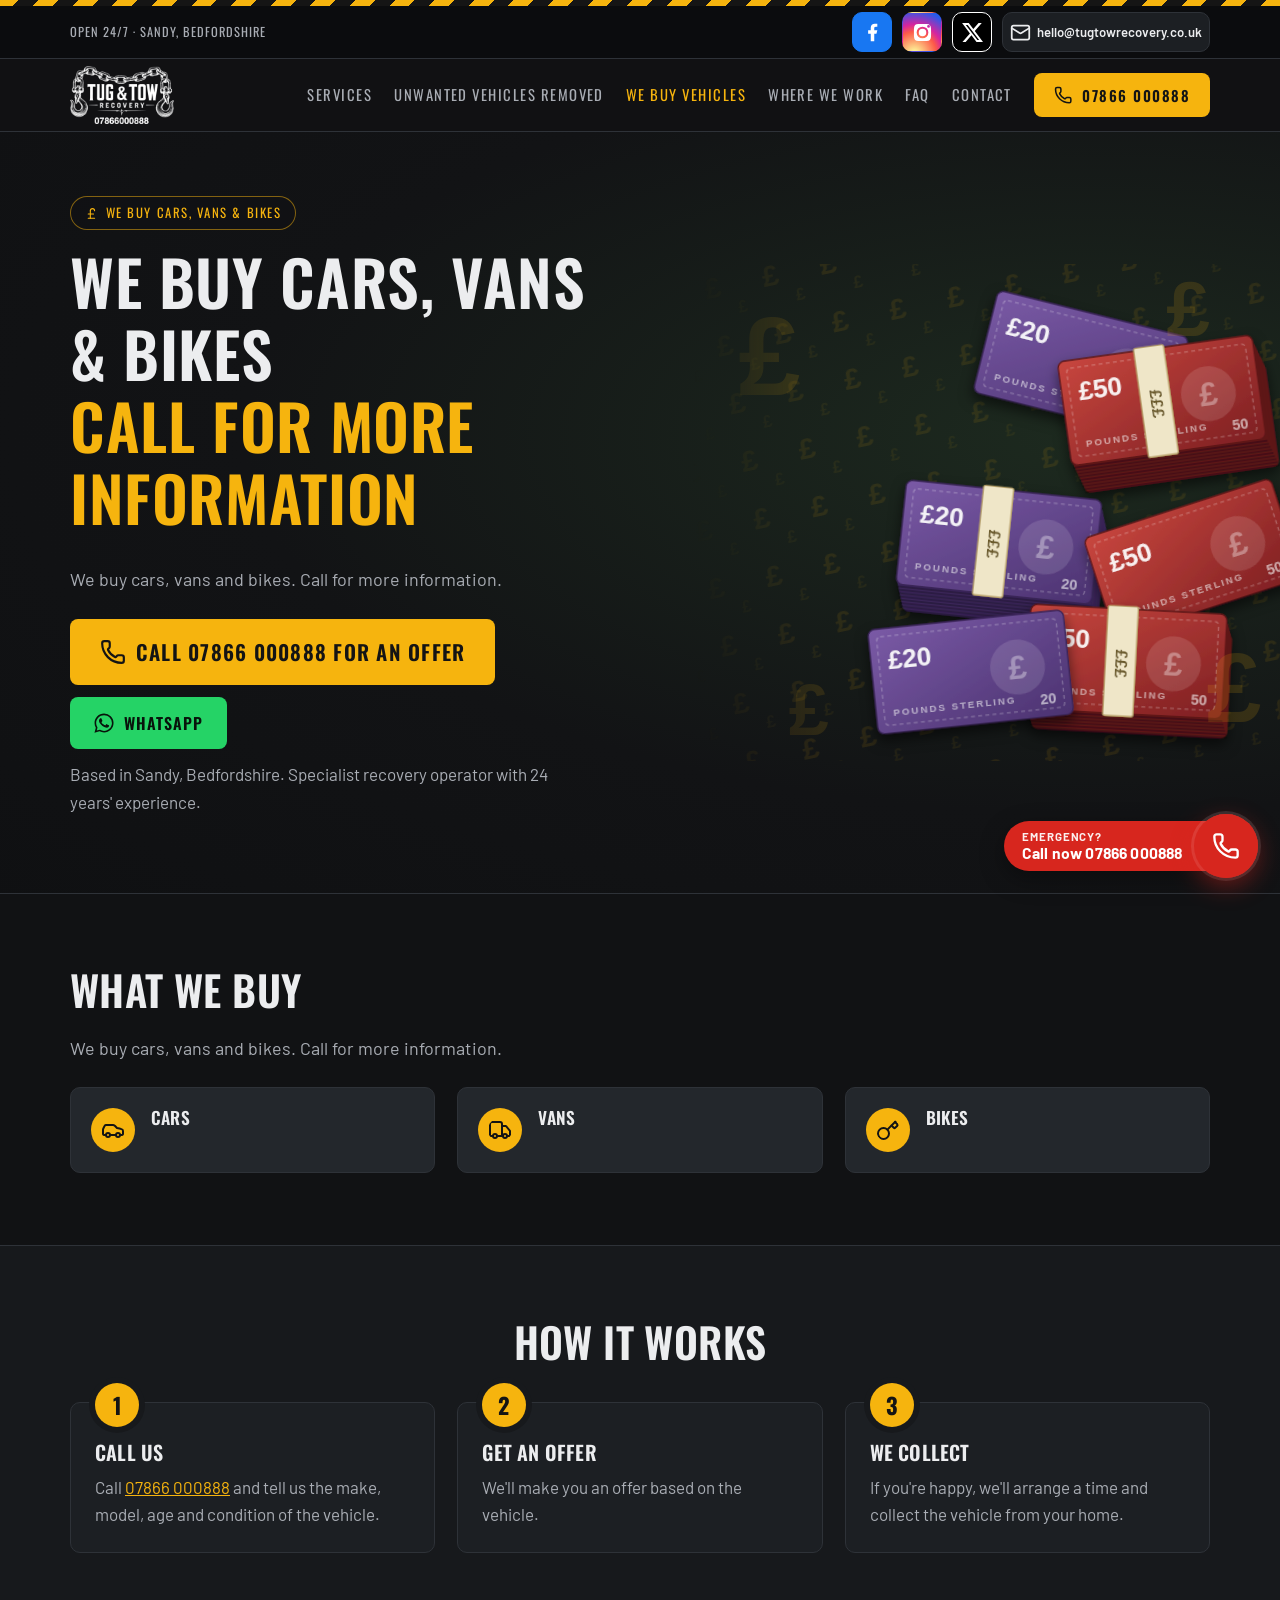
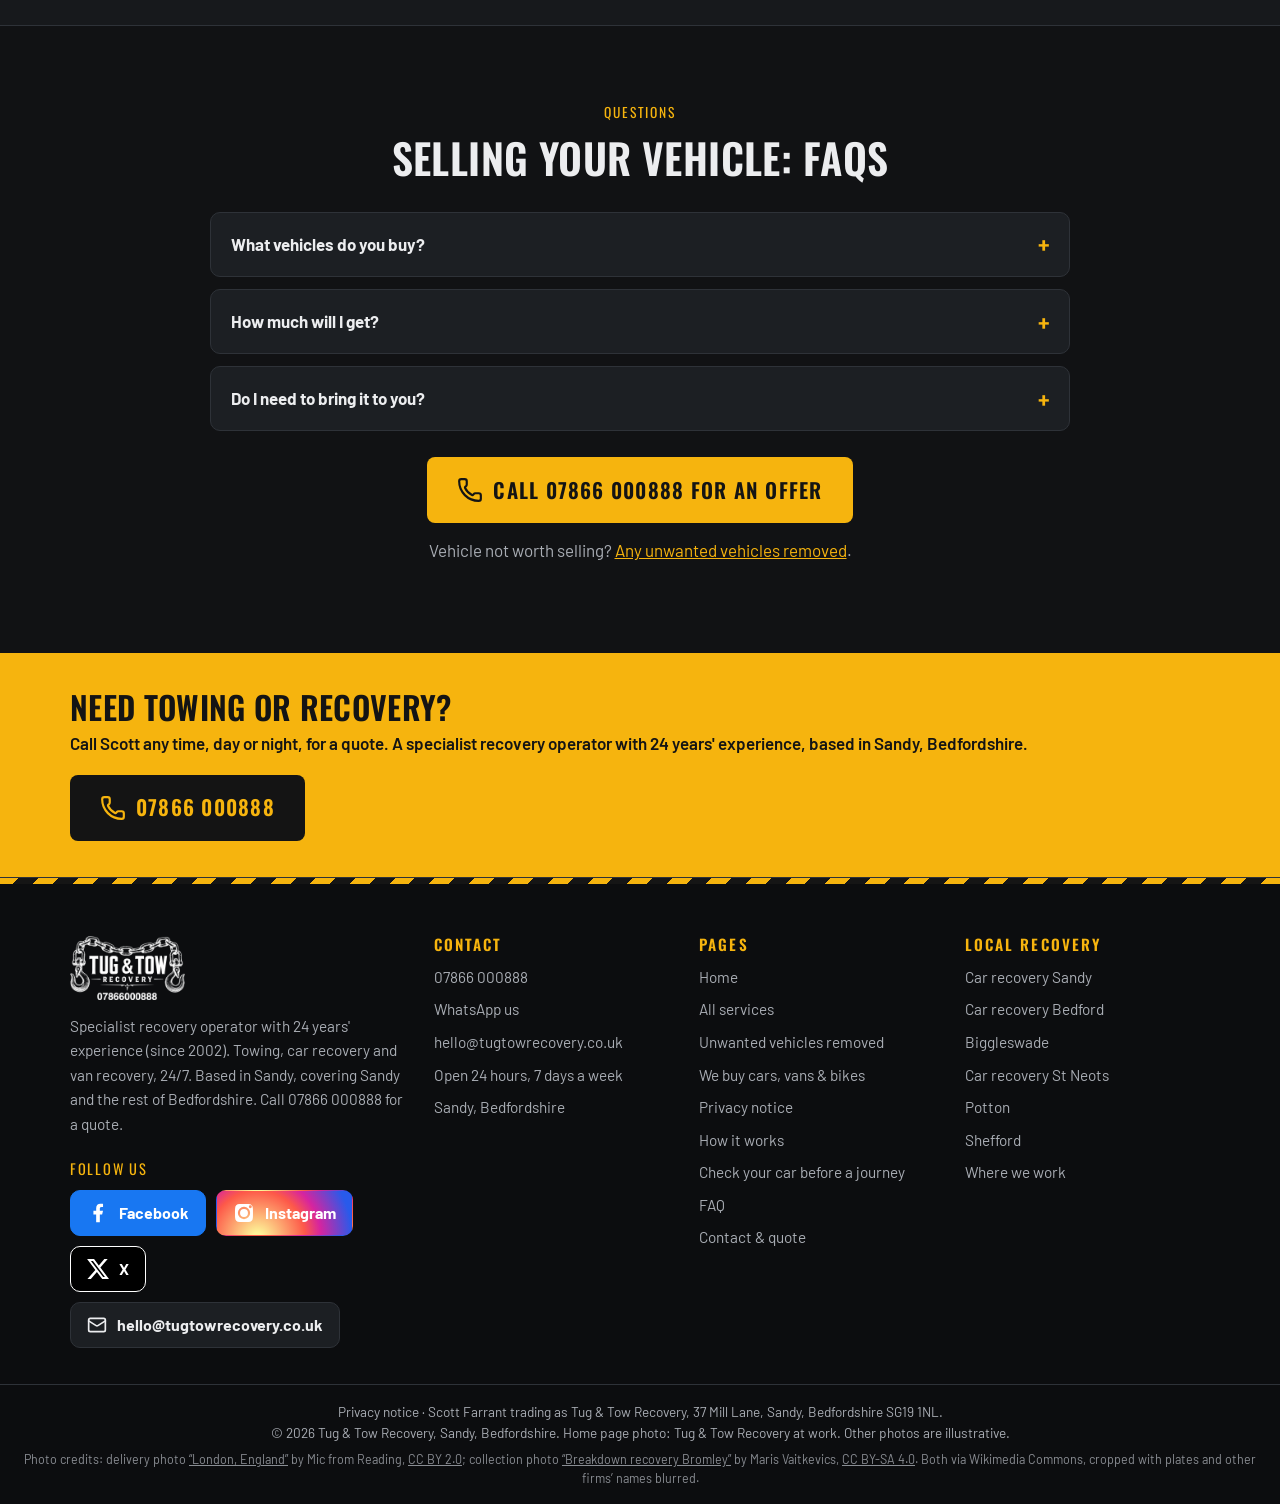
<file: we-buy-any-vehicle.html>
<!DOCTYPE html>
<html lang="en-GB">
<head>
<meta charset="utf-8">
<meta name="viewport" content="width=device-width, initial-scale=1, viewport-fit=cover">
<title>We Buy Cars, Vans &amp; Bikes | Tug &amp; Tow Recovery, Sandy, Bedfordshire</title>
<meta name="description" content="We buy cars, vans and bikes. Tug &amp; Tow Recovery, Sandy, Bedfordshire. Call 07866 000888 for more information.">
<link rel="canonical" href="https://tugtowrecovery.co.uk/we-buy-any-vehicle.html">
<meta name="theme-color" content="#111214">
<meta name="author" content="Tug &amp; Tow Recovery">
<meta property="og:type" content="website">
<meta property="og:site_name" content="Tug &amp; Tow Recovery">
<meta property="og:locale" content="en_GB">
<meta property="og:title" content="We Buy Cars, Vans &amp; Bikes | Tug &amp; Tow Recovery, Sandy, Bedfordshire">
<meta property="og:description" content="We buy cars, vans and bikes. Tug &amp; Tow Recovery, Sandy, Bedfordshire. Call 07866 000888 for more information.">
<meta property="og:url" content="https://tugtowrecovery.co.uk/we-buy-any-vehicle.html">
<meta property="og:image" content="https://tugtowrecovery.co.uk/assets/og-image.jpg">
<meta property="og:image:width" content="1200"><meta property="og:image:height" content="630">
<meta property="og:image:alt" content="Recovery truck loading a car on a country road at dusk">
<meta name="twitter:card" content="summary_large_image">
<meta name="twitter:title" content="We Buy Cars, Vans &amp; Bikes | Tug &amp; Tow Recovery, Sandy, Bedfordshire">
<meta name="twitter:description" content="We buy cars, vans and bikes. Tug &amp; Tow Recovery, Sandy, Bedfordshire. Call 07866 000888 for more information.">
<meta name="twitter:image" content="https://tugtowrecovery.co.uk/assets/og-image.jpg">
<link rel="icon" type="image/png" href="favicon.png">
<link rel="apple-touch-icon" href="favicon.png">
<link rel="preconnect" href="https://fonts.googleapis.com">
<link rel="preconnect" href="https://fonts.gstatic.com" crossorigin>
<link rel="stylesheet" href="https://fonts.googleapis.com/css2?family=Oswald:wght@500;600;700&amp;family=Barlow:wght@400;500;600;700&amp;display=swap">

<link rel="stylesheet" href="assets/css/style.css">
<script type="application/ld+json">{
 "@context": "https://schema.org",
 "@type": "AutomotiveBusiness",
 "@id": "https://tugtowrecovery.co.uk/#business",
 "name": "Tug & Tow Recovery",
 "alternateName": "Tug and Tow Recovery",
 "description": "Specialist recovery operator with 24 years' experience. 24/7 towing, car recovery and van recovery based in Sandy, Bedfordshire, since 2002. Breakdown and accident recovery, ECU-safe jump starts, low-car and tight-access recovery across Bedfordshire. Call 07866 000888 for a quote.",
 "slogan": "Local towing and recovery from Sandy since 2002",
 "foundingDate": "2002",
 "url": "https://tugtowrecovery.co.uk/",
 "telephone": "+44 7866 000888",
 "email": "hello@tugtowrecovery.co.uk",
 "logo": "https://tugtowrecovery.co.uk/assets/img/logo-white.png",
 "image": "https://tugtowrecovery.co.uk/assets/og-image.jpg",
 "address": {
  "@type": "PostalAddress",
  "addressLocality": "Sandy",
  "addressRegion": "Bedfordshire",
  "addressCountry": "GB"
 },
 "openingHoursSpecification": [
  {
   "@type": "OpeningHoursSpecification",
   "dayOfWeek": [
    "Monday",
    "Tuesday",
    "Wednesday",
    "Thursday",
    "Friday",
    "Saturday",
    "Sunday"
   ],
   "opens": "00:00",
   "closes": "23:59"
  }
 ],
 "areaServed": [
  {
   "@type": "City",
   "name": "Sandy"
  },
  {
   "@type": "AdministrativeArea",
   "name": "Bedfordshire"
  },
  {
   "@type": "City",
   "name": "Bedford"
  },
  {
   "@type": "City",
   "name": "Biggleswade"
  },
  {
   "@type": "City",
   "name": "St Neots"
  },
  {
   "@type": "City",
   "name": "Potton"
  },
  {
   "@type": "City",
   "name": "Shefford"
  }
 ],
 "knowsAbout": [
  "Towing",
  "Car recovery",
  "Van recovery",
  "Breakdown recovery",
  "Accident recovery",
  "Jump starts",
  "Low car recovery",
  "Tight-access recovery",
  "Vehicle delivery",
  "Overturned vehicle recovery",
  "Off-road recovery",
  "Unwanted vehicle removal",
  "Buying cars, vans and bikes"
 ],
 "sameAs": [
  "https://facebook.com/1238711935993019",
  "https://www.instagram.com/tugtowrecovery/",
  "https://x.com/tugtowrecovery"
 ],
 "contactPoint": [
  {
   "@type": "ContactPoint",
   "telephone": "+44 7866 000888",
   "contactType": "customer service",
   "areaServed": "Bedfordshire",
   "availableLanguage": "English",
   "hoursAvailable": {
    "@type": "OpeningHoursSpecification",
    "dayOfWeek": [
     "Monday",
     "Tuesday",
     "Wednesday",
     "Thursday",
     "Friday",
     "Saturday",
     "Sunday"
    ],
    "opens": "00:00",
    "closes": "23:59"
   }
  }
 ],
 "hasOfferCatalog": {
  "@type": "OfferCatalog",
  "name": "Recovery and transport services",
  "itemListElement": [
   {
    "@type": "OfferCatalog",
    "name": "Breakdown & roadside",
    "itemListElement": [
     {
      "@type": "Offer",
      "itemOffered": {
       "@type": "Service",
       "name": "Car breakdown recovery",
       "areaServed": {
        "@type": "AdministrativeArea",
        "name": "Bedfordshire"
       }
      }
     },
     {
      "@type": "Offer",
      "itemOffered": {
       "@type": "Service",
       "name": "Dead battery & ECU-protected jump starts",
       "areaServed": {
        "@type": "AdministrativeArea",
        "name": "Bedfordshire"
       }
      }
     },
     {
      "@type": "Offer",
      "itemOffered": {
       "@type": "Service",
       "name": "Battery service",
       "areaServed": {
        "@type": "AdministrativeArea",
        "name": "Bedfordshire"
       }
      }
     },
     {
      "@type": "Offer",
      "itemOffered": {
       "@type": "Service",
       "name": "Flat tyre & tyre change",
       "areaServed": {
        "@type": "AdministrativeArea",
        "name": "Bedfordshire"
       }
      }
     },
     {
      "@type": "Offer",
      "itemOffered": {
       "@type": "Service",
       "name": "Keys locked in the car",
       "areaServed": {
        "@type": "AdministrativeArea",
        "name": "Bedfordshire"
       }
      }
     },
     {
      "@type": "Offer",
      "itemOffered": {
       "@type": "Service",
       "name": "Out of fuel (cars & motorbikes)",
       "areaServed": {
        "@type": "AdministrativeArea",
        "name": "Bedfordshire"
       }
      }
     },
     {
      "@type": "Offer",
      "itemOffered": {
       "@type": "Service",
       "name": "Wrong fuel & fuel contamination",
       "areaServed": {
        "@type": "AdministrativeArea",
        "name": "Bedfordshire"
       }
      }
     },
     {
      "@type": "Offer",
      "itemOffered": {
       "@type": "Service",
       "name": "Car diagnostics",
       "areaServed": {
        "@type": "AdministrativeArea",
        "name": "Bedfordshire"
       }
      }
     }
    ]
   },
   {
    "@type": "OfferCatalog",
    "name": "Towing, car & van recovery",
    "itemListElement": [
     {
      "@type": "Offer",
      "itemOffered": {
       "@type": "Service",
       "name": "Car recovery",
       "areaServed": {
        "@type": "AdministrativeArea",
        "name": "Bedfordshire"
       }
      }
     },
     {
      "@type": "Offer",
      "itemOffered": {
       "@type": "Service",
       "name": "Van recovery",
       "areaServed": {
        "@type": "AdministrativeArea",
        "name": "Bedfordshire"
       }
      }
     },
     {
      "@type": "Offer",
      "itemOffered": {
       "@type": "Service",
       "name": "Car & van towing",
       "areaServed": {
        "@type": "AdministrativeArea",
        "name": "Bedfordshire"
       }
      }
     },
     {
      "@type": "Offer",
      "itemOffered": {
       "@type": "Service",
       "name": "Accident recovery",
       "areaServed": {
        "@type": "AdministrativeArea",
        "name": "Bedfordshire"
       }
      }
     },
     {
      "@type": "Offer",
      "itemOffered": {
       "@type": "Service",
       "name": "Stuck in mud or off the road",
       "areaServed": {
        "@type": "AdministrativeArea",
        "name": "Bedfordshire"
       }
      }
     },
     {
      "@type": "Offer",
      "itemOffered": {
       "@type": "Service",
       "name": "Overturned car & van recovery",
       "areaServed": {
        "@type": "AdministrativeArea",
        "name": "Bedfordshire"
       }
      }
     },
     {
      "@type": "Offer",
      "itemOffered": {
       "@type": "Service",
       "name": "Winching",
       "areaServed": {
        "@type": "AdministrativeArea",
        "name": "Bedfordshire"
       }
      }
     },
     {
      "@type": "Offer",
      "itemOffered": {
       "@type": "Service",
       "name": "Motorcycle recovery",
       "areaServed": {
        "@type": "AdministrativeArea",
        "name": "Bedfordshire"
       }
      }
     },
     {
      "@type": "Offer",
      "itemOffered": {
       "@type": "Service",
       "name": "Low-car & tight-access recovery",
       "areaServed": {
        "@type": "AdministrativeArea",
        "name": "Bedfordshire"
       }
      }
     },
     {
      "@type": "Offer",
      "itemOffered": {
       "@type": "Service",
       "name": "Classic, modified & awkward vehicles",
       "areaServed": {
        "@type": "AdministrativeArea",
        "name": "Bedfordshire"
       }
      }
     }
    ]
   },
   {
    "@type": "OfferCatalog",
    "name": "Collection, delivery & transport",
    "itemListElement": [
     {
      "@type": "Offer",
      "itemOffered": {
       "@type": "Service",
       "name": "Local vehicle delivery",
       "areaServed": {
        "@type": "AdministrativeArea",
        "name": "Bedfordshire"
       }
      }
     },
     {
      "@type": "Offer",
      "itemOffered": {
       "@type": "Service",
       "name": "Used car collection & delivery",
       "areaServed": {
        "@type": "AdministrativeArea",
        "name": "Bedfordshire"
       }
      }
     },
     {
      "@type": "Offer",
      "itemOffered": {
       "@type": "Service",
       "name": "Taking cars to dealers & garages",
       "areaServed": {
        "@type": "AdministrativeArea",
        "name": "Bedfordshire"
       }
      }
     },
     {
      "@type": "Offer",
      "itemOffered": {
       "@type": "Service",
       "name": "New car collection & delivery",
       "areaServed": {
        "@type": "AdministrativeArea",
        "name": "Bedfordshire"
       }
      }
     },
     {
      "@type": "Offer",
      "itemOffered": {
       "@type": "Service",
       "name": "Local vehicle moves",
       "areaServed": {
        "@type": "AdministrativeArea",
        "name": "Bedfordshire"
       }
      }
     },
     {
      "@type": "Offer",
      "itemOffered": {
       "@type": "Service",
       "name": "Damaged & non-runner delivery",
       "areaServed": {
        "@type": "AdministrativeArea",
        "name": "Bedfordshire"
       }
      }
     },
     {
      "@type": "Offer",
      "itemOffered": {
       "@type": "Service",
       "name": "Copart Sandy collections",
       "areaServed": {
        "@type": "AdministrativeArea",
        "name": "Bedfordshire"
       }
      }
     }
    ]
   },
   {
    "@type": "OfferCatalog",
    "name": "Vehicle removal & collection",
    "itemListElement": [
     {
      "@type": "Offer",
      "itemOffered": {
       "@type": "Service",
       "name": "Unwanted vehicles removed",
       "areaServed": {
        "@type": "AdministrativeArea",
        "name": "Bedfordshire"
       }
      }
     },
     {
      "@type": "Offer",
      "itemOffered": {
       "@type": "Service",
       "name": "We buy cars, vans & bikes",
       "areaServed": {
        "@type": "AdministrativeArea",
        "name": "Bedfordshire"
       }
      }
     },
     {
      "@type": "Offer",
      "itemOffered": {
       "@type": "Service",
       "name": "Untaxed vehicle removal",
       "areaServed": {
        "@type": "AdministrativeArea",
        "name": "Bedfordshire"
       }
      }
     },
     {
      "@type": "Offer",
      "itemOffered": {
       "@type": "Service",
       "name": "Obstruction removal",
       "areaServed": {
        "@type": "AdministrativeArea",
        "name": "Bedfordshire"
       }
      }
     },
     {
      "@type": "Offer",
      "itemOffered": {
       "@type": "Service",
       "name": "Private land vehicle removal",
       "areaServed": {
        "@type": "AdministrativeArea",
        "name": "Bedfordshire"
       }
      }
     },
     {
      "@type": "Offer",
      "itemOffered": {
       "@type": "Service",
       "name": "Repossession, cars & vans",
       "areaServed": {
        "@type": "AdministrativeArea",
        "name": "Bedfordshire"
       }
      }
     }
    ]
   }
  ]
 }
}</script>
<script type="application/ld+json">{
 "@context": "https://schema.org",
 "@type": "FAQPage",
 "mainEntity": [
  {
   "@type": "Question",
   "name": "What vehicles do you buy?",
   "acceptedAnswer": {
    "@type": "Answer",
    "text": "We buy cars, vans and bikes. Call 07866 000888 for more information."
   }
  },
  {
   "@type": "Question",
   "name": "How much will I get?",
   "acceptedAnswer": {
    "@type": "Answer",
    "text": "Every vehicle is different, so we don't publish prices. Call 07866 000888 with the make, model, age and condition and we'll make you an offer."
   }
  },
  {
   "@type": "Question",
   "name": "Do I need to bring it to you?",
   "acceptedAnswer": {
    "@type": "Answer",
    "text": "No. We collect from your home."
   }
  }
 ]
}</script>
</head>
<body>
<a class="skip" href="#main">Skip to content</a>
<header class="site-header">
<div class="hazard" aria-hidden="true"></div>
<div class="topbar"><div class="wrap topbar-in"><span class="topbar-note">Open 24/7 · Sandy, Bedfordshire</span><div class="soc-icons soc-icons--top"><a class="b-fb" href="https://facebook.com/1238711935993019" target="_blank" rel="noopener" aria-label="Tug &amp; Tow Recovery on Facebook (opens in a new tab)" title="Facebook"><svg class="icon" viewBox="0 0 24 24" aria-hidden="true" style="fill:currentColor;stroke:none"><path d="M14 13.5h2.5l1-4H14v-2c0-1.03 0-2 2-2h1.5V2.14c-.326-.043-1.557-.14-2.857-.14C11.928 2 10 3.657 10 6.7v2.8H7v4h3V22h4v-8.5z"/></svg></a><a class="b-ig" href="https://www.instagram.com/tugtowrecovery/" target="_blank" rel="noopener" aria-label="Tug &amp; Tow Recovery on Instagram (opens in a new tab)" title="Instagram"><svg class="icon" viewBox="0 0 24 24" aria-hidden="true" style="fill:currentColor;stroke:none"><path d="M12 2.2c3.2 0 3.6 0 4.8.1 3.3.1 4.8 1.7 4.9 4.9.1 1.3.1 1.6.1 4.8s0 3.6-.1 4.8c-.1 3.2-1.7 4.8-4.9 4.9-1.3.1-1.6.1-4.8.1s-3.6 0-4.8-.1c-3.3-.1-4.8-1.7-4.9-4.9C2.2 15.6 2.2 15.2 2.2 12s0-3.6.1-4.8C2.4 3.9 3.9 2.4 7.2 2.3 8.4 2.2 8.8 2.2 12 2.2zm0 3.1a6.7 6.7 0 1 0 0 13.4 6.7 6.7 0 0 0 0-13.4zm0 11a4.3 4.3 0 1 1 0-8.6 4.3 4.3 0 0 1 0 8.6zm6.9-12.8a1.6 1.6 0 1 0 0 3.2 1.6 1.6 0 0 0 0-3.2z"/></svg></a><a class="b-x" href="https://x.com/tugtowrecovery" target="_blank" rel="noopener" aria-label="Tug &amp; Tow Recovery on X (opens in a new tab)" title="X"><svg class="icon" style="fill:currentColor;stroke:none" viewBox="0 0 24 24" aria-hidden="true"><path d="M18.9 1.2h3.7l-8 9.2 9.4 12.4h-7.4l-5.8-7.6-6.6 7.6H.5l8.6-9.8L.1 1.2h7.6l5.2 6.9 6-6.9zm-1.3 19.4h2L6.5 3.3H4.3l13.3 17.3z"/></svg></a><a class="soc-mail" href="mailto:hello@tugtowrecovery.co.uk" aria-label="Email hello@tugtowrecovery.co.uk" title="Email"><svg class="icon" viewBox="0 0 24 24" aria-hidden="true" focusable="false"><rect width="20" height="16" x="2" y="4" rx="2"/><path d="m22 7-8.97 5.7a1.94 1.94 0 0 1-2.06 0L2 7"/></svg><span>hello@tugtowrecovery.co.uk</span></a></div></div></div>
<div class="wrap header-bar">
 <a class="brand" href="index.html" aria-label="Tug &amp; Tow Recovery – home"><img src="assets/img/logo-white.png" alt="Tug &amp; Tow Recovery" width="560" height="311"></a>
 <nav class="nav" aria-label="Main"><a href="index.html#services">Services</a><a href="free-vehicle-collection.html">Unwanted vehicles removed</a><a href="we-buy-any-vehicle.html" aria-current="page">We buy vehicles</a><a href="where-we-work.html">Where we work</a><a href="index.html#faq">FAQ</a><a href="contact.html">Contact</a><a class="btn btn--call" href="tel:07866000888"><svg class="icon" viewBox="0 0 24 24" aria-hidden="true" focusable="false"><path d="M13.832 16.568a1 1 0 0 0 1.213-.303l.355-.465A2 2 0 0 1 17 15h3a2 2 0 0 1 2 2v3a2 2 0 0 1-2 2A18 18 0 0 1 2 4a2 2 0 0 1 2-2h3a2 2 0 0 1 2 2v3a2 2 0 0 1-.8 1.6l-.468.351a1 1 0 0 0-.292 1.233 14 14 0 0 0 6.392 6.384"/></svg>07866 000888</a></nav>
 <div class="header-mobile">
  <a class="header-call" href="tel:07866000888" aria-label="Call 07866 000888"><svg class="icon" viewBox="0 0 24 24" aria-hidden="true" focusable="false"><path d="M13.832 16.568a1 1 0 0 0 1.213-.303l.355-.465A2 2 0 0 1 17 15h3a2 2 0 0 1 2 2v3a2 2 0 0 1-2 2A18 18 0 0 1 2 4a2 2 0 0 1 2-2h3a2 2 0 0 1 2 2v3a2 2 0 0 1-.8 1.6l-.468.351a1 1 0 0 0-.292 1.233 14 14 0 0 0 6.392 6.384"/></svg>Call</a>
  <button class="menu-btn" type="button" aria-expanded="false" aria-controls="mobile-nav"><svg class="icon" viewBox="0 0 24 24" aria-hidden="true" focusable="false"><path d="M4 5h16"/><path d="M4 12h16"/><path d="M4 19h16"/></svg><span>Menu</span></button>
 </div>
</div>
<nav id="mobile-nav" class="mobile-nav" aria-label="Mobile"><a href="index.html">Home</a><a href="services.html">All services</a><a href="free-vehicle-collection.html">Unwanted vehicles removed</a><a href="we-buy-any-vehicle.html" aria-current="page">We buy cars, vans &amp; bikes</a><a href="index.html#checks">Car checks</a><a href="where-we-work.html">Where we work</a><a href="index.html#faq">FAQ</a><a href="contact.html">Contact</a></nav>
</header>

<main id="main">
<section class="buy-hero" aria-labelledby="buy-h1">
 <div class="buy-hero-art" aria-hidden="true"></div>
 <div class="wrap">
  <div class="buy-hero-copy">
   <span class="badge"><svg class="icon" viewBox="0 0 24 24" aria-hidden="true" focusable="false"><path d="M18 7c0-5.333-8-5.333-8 0"/><path d="M10 7v14"/><path d="M6 21h12"/><path d="M6 13h10"/></svg>We buy cars, vans &amp; bikes</span>
   <h1 id="buy-h1">We buy cars, vans &amp; bikes <span>Call for more information</span></h1>
   <p class="lead">We buy cars, vans and bikes. Call for more information.</p>
   <div class="hero-ctas"><a class="btn btn--call btn--xl" href="tel:07866000888"><svg class="icon" viewBox="0 0 24 24" aria-hidden="true" focusable="false"><path d="M13.832 16.568a1 1 0 0 0 1.213-.303l.355-.465A2 2 0 0 1 17 15h3a2 2 0 0 1 2 2v3a2 2 0 0 1-2 2A18 18 0 0 1 2 4a2 2 0 0 1 2-2h3a2 2 0 0 1 2 2v3a2 2 0 0 1-.8 1.6l-.468.351a1 1 0 0 0-.292 1.233 14 14 0 0 0 6.392 6.384"/></svg>Call 07866 000888 for an offer</a><a class="btn btn--wa" href="https://wa.me/447866000888" rel="noopener" target="_blank"><svg class="icon" viewBox="0 0 24 24" aria-hidden="true" style="fill:currentColor;stroke:none"><path d="M17.47 14.38c-.3-.15-1.76-.87-2.03-.97-.27-.1-.47-.15-.67.15-.2.3-.77.97-.94 1.17-.17.2-.35.22-.65.07-.3-.15-1.26-.46-2.4-1.48-.89-.79-1.49-1.77-1.66-2.07-.17-.3-.02-.46.13-.61.13-.13.3-.35.45-.52.15-.17.2-.3.3-.5.1-.2.05-.37-.03-.52-.07-.15-.67-1.61-.92-2.21-.24-.58-.49-.5-.67-.51h-.57c-.2 0-.52.07-.79.37-.27.3-1.04 1.02-1.04 2.48s1.07 2.88 1.21 3.08c.15.2 2.1 3.2 5.08 4.49.71.31 1.26.49 1.69.63.71.23 1.36.2 1.87.12.57-.09 1.76-.72 2.01-1.41.25-.69.25-1.29.17-1.41-.07-.12-.27-.2-.57-.35zM12.05 21.5h-.01a9.45 9.45 0 0 1-4.82-1.32l-.35-.21-3.58.94.96-3.49-.23-.36a9.43 9.43 0 0 1-1.45-5.03c0-5.22 4.25-9.47 9.48-9.47 2.53 0 4.91.99 6.7 2.78a9.41 9.41 0 0 1 2.77 6.7c0 5.23-4.25 9.47-9.47 9.47zm8.06-17.53A11.33 11.33 0 0 0 12.05.63C5.77.63.66 5.74.66 12.02c0 2.01.52 3.97 1.52 5.69L.57 23.6l6.04-1.58a11.37 11.37 0 0 0 5.44 1.39h.01c6.28 0 11.39-5.11 11.39-11.39 0-3.04-1.18-5.9-3.34-8.05z"/></svg>WhatsApp</a></div>
   <p class="muted" style="margin-top:12px">Based in Sandy, Bedfordshire. Specialist recovery operator with 24 years' experience.</p>
  </div>
 </div>
</section>

<section class="section" aria-labelledby="buy-what">
 <div class="wrap">
  <h2 id="buy-what">What we buy</h2>
  <p class="lead">We buy cars, vans and bikes. Call for more information.</p>
  <div class="grid grid-3 highlights" style="margin-top:24px"><div class="hl"><svg class="icon" viewBox="0 0 24 24" aria-hidden="true" focusable="false"><path d="M19 17h2c.6 0 1-.4 1-1v-3c0-.9-.7-1.7-1.5-1.9C18.7 10.6 16 10 16 10s-1.3-1.4-2.2-2.3c-.5-.4-1.1-.7-1.8-.7H5c-.6 0-1.1.4-1.4.9l-1.4 2.9A3.7 3.7 0 0 0 2 12v4c0 .6.4 1 1 1h2"/><circle cx="7" cy="17" r="2"/><path d="M9 17h6"/><circle cx="17" cy="17" r="2"/></svg><div><h3>Cars</h3></div></div><div class="hl"><svg class="icon" viewBox="0 0 24 24" aria-hidden="true" focusable="false"><path d="M14 18V6a2 2 0 0 0-2-2H4a2 2 0 0 0-2 2v11a1 1 0 0 0 1 1h2"/><path d="M15 18H9"/><path d="M19 18h2a1 1 0 0 0 1-1v-3.65a1 1 0 0 0-.22-.624l-3.48-4.35A1 1 0 0 0 17.52 8H14"/><circle cx="17" cy="18" r="2"/><circle cx="7" cy="18" r="2"/></svg><div><h3>Vans</h3></div></div><div class="hl"><svg class="icon" viewBox="0 0 24 24" aria-hidden="true" focusable="false"><path d="m15.5 7.5 2.3 2.3a1 1 0 0 0 1.4 0l2.1-2.1a1 1 0 0 0 0-1.4L19 4"/><path d="m21 2-9.6 9.6"/><circle cx="7.5" cy="15.5" r="5.5"/></svg><div><h3>Bikes</h3></div></div></div>
 </div>
</section>

<section class="section section--alt" aria-labelledby="buy-steps">
 <div class="wrap">
  <div class="center"><h2 id="buy-steps">How it works</h2></div>
  <ol class="steps grid grid-3">
   <li class="step"><h3>Call us</h3><p>Call <a href="tel:07866000888">07866 000888</a> and tell us the make, model, age and condition of the vehicle.</p></li>
   <li class="step"><h3>Get an offer</h3><p>We'll make you an offer based on the vehicle.</p></li>
   <li class="step"><h3>We collect</h3><p>If you're happy, we'll arrange a time and collect the vehicle from your home.</p></li>
  </ol>
 </div>
</section>

<section class="section" aria-labelledby="buy-faq">
 <div class="wrap">
  <div class="center"><span class="eyebrow">Questions</span><h2 id="buy-faq">Selling your vehicle: FAQs</h2></div>
  <div class="faq"><details><summary>What vehicles do you buy?</summary><div class="answer"><p>We buy cars, vans and bikes. Call <a href="tel:07866000888">07866 000888</a> for more information.</p></div></details><details><summary>How much will I get?</summary><div class="answer"><p>Every vehicle is different, so we don't publish prices. Call <a href="tel:07866000888">07866 000888</a> with the make, model, age and condition and we'll make you an offer.</p></div></details><details><summary>Do I need to bring it to you?</summary><div class="answer"><p>No. We collect from your home.</p></div></details></div>
  <div class="hero-ctas" style="justify-content:center;margin-top:26px"><a class="btn btn--call btn--xl" href="tel:07866000888"><svg class="icon" viewBox="0 0 24 24" aria-hidden="true" focusable="false"><path d="M13.832 16.568a1 1 0 0 0 1.213-.303l.355-.465A2 2 0 0 1 17 15h3a2 2 0 0 1 2 2v3a2 2 0 0 1-2 2A18 18 0 0 1 2 4a2 2 0 0 1 2-2h3a2 2 0 0 1 2 2v3a2 2 0 0 1-.8 1.6l-.468.351a1 1 0 0 0-.292 1.233 14 14 0 0 0 6.392 6.384"/></svg>Call 07866 000888 for an offer</a></div>
  <p class="center muted" style="margin-top:14px">Vehicle not worth selling? <a href="free-vehicle-collection.html">Any unwanted vehicles removed</a>.</p>
 </div>
</section>
</main>
<section class="cta-strip" aria-label="Call us">
 <div class="wrap">
  <div><h2>Need towing or recovery?</h2><p>Call Scott any time, day or night, for a quote. A specialist recovery operator with 24 years' experience, based in Sandy, Bedfordshire.</p></div>
  <a class="btn btn--xl" href="tel:07866000888"><svg class="icon" viewBox="0 0 24 24" aria-hidden="true" focusable="false"><path d="M13.832 16.568a1 1 0 0 0 1.213-.303l.355-.465A2 2 0 0 1 17 15h3a2 2 0 0 1 2 2v3a2 2 0 0 1-2 2A18 18 0 0 1 2 4a2 2 0 0 1 2-2h3a2 2 0 0 1 2 2v3a2 2 0 0 1-.8 1.6l-.468.351a1 1 0 0 0-.292 1.233 14 14 0 0 0 6.392 6.384"/></svg>07866 000888</a>
 </div>
</section>
<footer class="site-footer">
 <div class="hazard" aria-hidden="true"></div>
 <div class="wrap footer-grid" style="padding-left:20px;padding-right:20px">
  <div>
   <img class="logo" src="assets/img/logo-white.png" alt="Tug &amp; Tow Recovery" width="560" height="311" loading="lazy">
   <p>Specialist recovery operator with 24 years' experience (since 2002). Towing, car recovery and van recovery, 24/7. Based in Sandy, covering Sandy and the rest of Bedfordshire. Call <a href="tel:07866000888">07866 000888</a> for a quote.</p>
   <div class="follow follow--footer"><p class="follow-title">Follow us</p><div class="follow-btns"><a class="b-fb" href="https://facebook.com/1238711935993019" target="_blank" rel="noopener" aria-label="Follow Tug &amp; Tow Recovery on Facebook (opens in a new tab)"><svg class="icon" viewBox="0 0 24 24" aria-hidden="true" style="fill:currentColor;stroke:none"><path d="M14 13.5h2.5l1-4H14v-2c0-1.03 0-2 2-2h1.5V2.14c-.326-.043-1.557-.14-2.857-.14C11.928 2 10 3.657 10 6.7v2.8H7v4h3V22h4v-8.5z"/></svg><span>Facebook</span></a><a class="b-ig" href="https://www.instagram.com/tugtowrecovery/" target="_blank" rel="noopener" aria-label="Follow @tugtowrecovery on Instagram (opens in a new tab)"><svg class="icon" viewBox="0 0 24 24" aria-hidden="true" style="fill:currentColor;stroke:none"><path d="M12 2.2c3.2 0 3.6 0 4.8.1 3.3.1 4.8 1.7 4.9 4.9.1 1.3.1 1.6.1 4.8s0 3.6-.1 4.8c-.1 3.2-1.7 4.8-4.9 4.9-1.3.1-1.6.1-4.8.1s-3.6 0-4.8-.1c-3.3-.1-4.8-1.7-4.9-4.9C2.2 15.6 2.2 15.2 2.2 12s0-3.6.1-4.8C2.4 3.9 3.9 2.4 7.2 2.3 8.4 2.2 8.8 2.2 12 2.2zm0 3.1a6.7 6.7 0 1 0 0 13.4 6.7 6.7 0 0 0 0-13.4zm0 11a4.3 4.3 0 1 1 0-8.6 4.3 4.3 0 0 1 0 8.6zm6.9-12.8a1.6 1.6 0 1 0 0 3.2 1.6 1.6 0 0 0 0-3.2z"/></svg><span>Instagram</span></a><a class="b-x" href="https://x.com/tugtowrecovery" target="_blank" rel="noopener" aria-label="Follow @tugtowrecovery on X (opens in a new tab)"><svg class="icon" style="fill:currentColor;stroke:none" viewBox="0 0 24 24" aria-hidden="true"><path d="M18.9 1.2h3.7l-8 9.2 9.4 12.4h-7.4l-5.8-7.6-6.6 7.6H.5l8.6-9.8L.1 1.2h7.6l5.2 6.9 6-6.9zm-1.3 19.4h2L6.5 3.3H4.3l13.3 17.3z"/></svg><span>X</span></a><a class="b-mail" href="mailto:hello@tugtowrecovery.co.uk" aria-label="Email hello@tugtowrecovery.co.uk"><svg class="icon" viewBox="0 0 24 24" aria-hidden="true" focusable="false"><rect width="20" height="16" x="2" y="4" rx="2"/><path d="m22 7-8.97 5.7a1.94 1.94 0 0 1-2.06 0L2 7"/></svg><span>hello@tugtowrecovery.co.uk</span></a></div></div>
  </div>
  <div>
   <h3>Contact</h3>
   <ul>
    <li><a href="tel:07866000888">07866 000888</a></li>
    <li><a href="https://wa.me/447866000888" rel="noopener" target="_blank">WhatsApp us</a></li>
    <li><a href="mailto:hello@tugtowrecovery.co.uk">hello@tugtowrecovery.co.uk</a></li>
    <li>Open 24 hours, 7 days a week</li>
    <li>Sandy, Bedfordshire</li>
   </ul>
  </div>
  <div>
   <h3>Pages</h3>
   <ul>
    <li><a href="index.html">Home</a></li>
    <li><a href="services.html">All services</a></li>
    <li><a href="free-vehicle-collection.html">Unwanted vehicles removed</a></li>
    <li><a href="we-buy-any-vehicle.html">We buy cars, vans &amp; bikes</a></li>
    <li><a href="privacy.html">Privacy notice</a></li>
    <li><a href="index.html#how">How it works</a></li>
        <li><a href="index.html#checks">Check your car before a journey</a></li>
    <li><a href="index.html#faq">FAQ</a></li>
    <li><a href="contact.html">Contact &amp; quote</a></li>
   </ul>
  </div>
  <div>
   <h3>Local recovery</h3>
   <ul><li><a href="car-recovery-sandy.html">Car recovery Sandy</a></li><li><a href="car-recovery-bedford.html">Car recovery Bedford</a></li><li>Biggleswade</li><li><a href="car-recovery-st-neots.html">Car recovery St Neots</a></li><li>Potton</li><li>Shefford</li><li><a href="where-we-work.html">Where we work</a></li></ul>
  </div>
 </div>
 <div class="footer-bottom"><a href="privacy.html">Privacy notice</a> · Scott Farrant trading as Tug &amp; Tow Recovery, 37 Mill Lane, Sandy, Bedfordshire SG19 1NL.<br>© <span id="year">2026</span> Tug &amp; Tow Recovery, Sandy, Bedfordshire. Home page photo: Tug &amp; Tow Recovery at work. Other photos are illustrative.<br><span class="photo-credits">Photo credits: delivery photo <a href="https://commons.wikimedia.org/wiki/File:London,_England_(4131733186).jpg" target="_blank" rel="noopener">“London, England”</a> by Mic from Reading, <a href="https://creativecommons.org/licenses/by/2.0/" target="_blank" rel="noopener">CC BY 2.0</a>; collection photo <a href="https://commons.wikimedia.org/wiki/File:Breakdown_recovery_Bromley.jpg" target="_blank" rel="noopener">“Breakdown recovery Bromley”</a> by Maris Vaitkevics, <a href="https://creativecommons.org/licenses/by-sa/4.0/" target="_blank" rel="noopener">CC BY-SA 4.0</a>. Both via Wikimedia Commons, cropped with plates and other firms’ names blurred.</span></div>
</footer>
<a class="sos-fab" href="tel:07866000888" aria-label="Emergency? Call now on 07866 000888">
 <span class="sos-label"><small>Emergency?</small>Call now 07866 000888</span>
 <span class="sos-ic" aria-hidden="true"><svg class="icon" viewBox="0 0 24 24" aria-hidden="true" focusable="false"><path d="M13.832 16.568a1 1 0 0 0 1.213-.303l.355-.465A2 2 0 0 1 17 15h3a2 2 0 0 1 2 2v3a2 2 0 0 1-2 2A18 18 0 0 1 2 4a2 2 0 0 1 2-2h3a2 2 0 0 1 2 2v3a2 2 0 0 1-.8 1.6l-.468.351a1 1 0 0 0-.292 1.233 14 14 0 0 0 6.392 6.384"/></svg></span>
</a>
<script src="assets/js/main.js" defer></script>
</body>
</html>
</file>
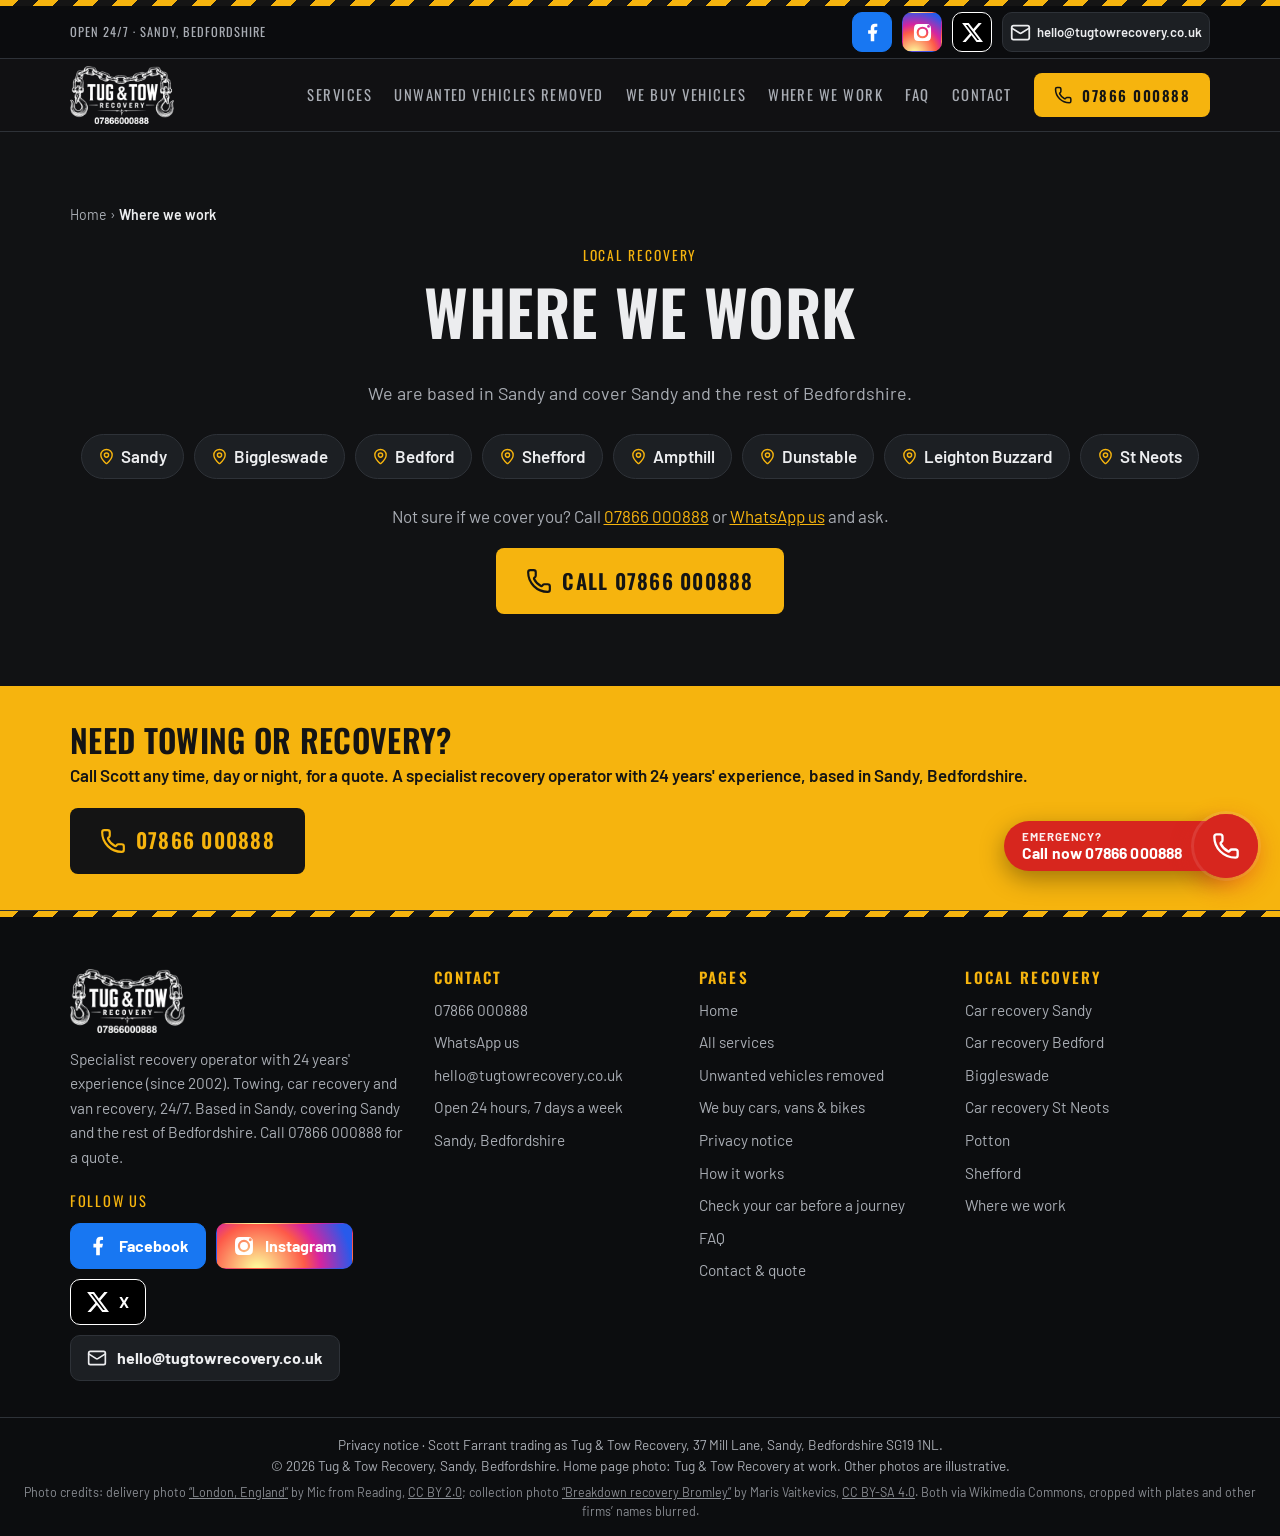
<file: where-we-work.html>
<!DOCTYPE html>
<html lang="en-GB">
<head>
<meta charset="utf-8">
<meta name="viewport" content="width=device-width, initial-scale=1, viewport-fit=cover">
<title>Where We Work | Recovery in Sandy &amp; Bedfordshire | Tug &amp; Tow Recovery</title>
<meta name="description" content="Tug &amp; Tow Recovery is based in Sandy and covers Sandy and the rest of Bedfordshire. Call 07866 000888.">
<link rel="canonical" href="https://tugtowrecovery.co.uk/where-we-work.html">
<meta name="theme-color" content="#111214">
<meta name="author" content="Tug &amp; Tow Recovery">
<meta property="og:type" content="website">
<meta property="og:site_name" content="Tug &amp; Tow Recovery">
<meta property="og:locale" content="en_GB">
<meta property="og:title" content="Where We Work | Recovery in Sandy &amp; Bedfordshire | Tug &amp; Tow Recovery">
<meta property="og:description" content="Tug &amp; Tow Recovery is based in Sandy and covers Sandy and the rest of Bedfordshire. Call 07866 000888.">
<meta property="og:url" content="https://tugtowrecovery.co.uk/where-we-work.html">
<meta property="og:image" content="https://tugtowrecovery.co.uk/assets/og-image.jpg">
<meta property="og:image:width" content="1200"><meta property="og:image:height" content="630">
<meta property="og:image:alt" content="Recovery truck loading a car on a country road at dusk">
<meta name="twitter:card" content="summary_large_image">
<meta name="twitter:title" content="Where We Work | Recovery in Sandy &amp; Bedfordshire | Tug &amp; Tow Recovery">
<meta name="twitter:description" content="Tug &amp; Tow Recovery is based in Sandy and covers Sandy and the rest of Bedfordshire. Call 07866 000888.">
<meta name="twitter:image" content="https://tugtowrecovery.co.uk/assets/og-image.jpg">
<link rel="icon" type="image/png" href="favicon.png">
<link rel="apple-touch-icon" href="favicon.png">
<link rel="preconnect" href="https://fonts.googleapis.com">
<link rel="preconnect" href="https://fonts.gstatic.com" crossorigin>
<link rel="stylesheet" href="https://fonts.googleapis.com/css2?family=Oswald:wght@500;600;700&amp;family=Barlow:wght@400;500;600;700&amp;display=swap">

<link rel="stylesheet" href="assets/css/style.css">
</head>
<body>
<a class="skip" href="#main">Skip to content</a>
<header class="site-header">
<div class="hazard" aria-hidden="true"></div>
<div class="topbar"><div class="wrap topbar-in"><span class="topbar-note">Open 24/7 · Sandy, Bedfordshire</span><div class="soc-icons soc-icons--top"><a class="b-fb" href="https://facebook.com/1238711935993019" target="_blank" rel="noopener" aria-label="Tug &amp; Tow Recovery on Facebook (opens in a new tab)" title="Facebook"><svg class="icon" viewBox="0 0 24 24" aria-hidden="true" style="fill:currentColor;stroke:none"><path d="M14 13.5h2.5l1-4H14v-2c0-1.03 0-2 2-2h1.5V2.14c-.326-.043-1.557-.14-2.857-.14C11.928 2 10 3.657 10 6.7v2.8H7v4h3V22h4v-8.5z"/></svg></a><a class="b-ig" href="https://www.instagram.com/tugtowrecovery/" target="_blank" rel="noopener" aria-label="Tug &amp; Tow Recovery on Instagram (opens in a new tab)" title="Instagram"><svg class="icon" viewBox="0 0 24 24" aria-hidden="true" style="fill:currentColor;stroke:none"><path d="M12 2.2c3.2 0 3.6 0 4.8.1 3.3.1 4.8 1.7 4.9 4.9.1 1.3.1 1.6.1 4.8s0 3.6-.1 4.8c-.1 3.2-1.7 4.8-4.9 4.9-1.3.1-1.6.1-4.8.1s-3.6 0-4.8-.1c-3.3-.1-4.8-1.7-4.9-4.9C2.2 15.6 2.2 15.2 2.2 12s0-3.6.1-4.8C2.4 3.9 3.9 2.4 7.2 2.3 8.4 2.2 8.8 2.2 12 2.2zm0 3.1a6.7 6.7 0 1 0 0 13.4 6.7 6.7 0 0 0 0-13.4zm0 11a4.3 4.3 0 1 1 0-8.6 4.3 4.3 0 0 1 0 8.6zm6.9-12.8a1.6 1.6 0 1 0 0 3.2 1.6 1.6 0 0 0 0-3.2z"/></svg></a><a class="b-x" href="https://x.com/tugtowrecovery" target="_blank" rel="noopener" aria-label="Tug &amp; Tow Recovery on X (opens in a new tab)" title="X"><svg class="icon" style="fill:currentColor;stroke:none" viewBox="0 0 24 24" aria-hidden="true"><path d="M18.9 1.2h3.7l-8 9.2 9.4 12.4h-7.4l-5.8-7.6-6.6 7.6H.5l8.6-9.8L.1 1.2h7.6l5.2 6.9 6-6.9zm-1.3 19.4h2L6.5 3.3H4.3l13.3 17.3z"/></svg></a><a class="soc-mail" href="mailto:hello@tugtowrecovery.co.uk" aria-label="Email hello@tugtowrecovery.co.uk" title="Email"><svg class="icon" viewBox="0 0 24 24" aria-hidden="true" focusable="false"><rect width="20" height="16" x="2" y="4" rx="2"/><path d="m22 7-8.97 5.7a1.94 1.94 0 0 1-2.06 0L2 7"/></svg><span>hello@tugtowrecovery.co.uk</span></a></div></div></div>
<div class="wrap header-bar">
 <a class="brand" href="index.html" aria-label="Tug &amp; Tow Recovery – home"><img src="assets/img/logo-white.png" alt="Tug &amp; Tow Recovery" width="560" height="311"></a>
 <nav class="nav" aria-label="Main"><a href="index.html#services">Services</a><a href="free-vehicle-collection.html">Unwanted vehicles removed</a><a href="we-buy-any-vehicle.html">We buy vehicles</a><a href="where-we-work.html">Where we work</a><a href="index.html#faq">FAQ</a><a href="contact.html">Contact</a><a class="btn btn--call" href="tel:07866000888"><svg class="icon" viewBox="0 0 24 24" aria-hidden="true" focusable="false"><path d="M13.832 16.568a1 1 0 0 0 1.213-.303l.355-.465A2 2 0 0 1 17 15h3a2 2 0 0 1 2 2v3a2 2 0 0 1-2 2A18 18 0 0 1 2 4a2 2 0 0 1 2-2h3a2 2 0 0 1 2 2v3a2 2 0 0 1-.8 1.6l-.468.351a1 1 0 0 0-.292 1.233 14 14 0 0 0 6.392 6.384"/></svg>07866 000888</a></nav>
 <div class="header-mobile">
  <a class="header-call" href="tel:07866000888" aria-label="Call 07866 000888"><svg class="icon" viewBox="0 0 24 24" aria-hidden="true" focusable="false"><path d="M13.832 16.568a1 1 0 0 0 1.213-.303l.355-.465A2 2 0 0 1 17 15h3a2 2 0 0 1 2 2v3a2 2 0 0 1-2 2A18 18 0 0 1 2 4a2 2 0 0 1 2-2h3a2 2 0 0 1 2 2v3a2 2 0 0 1-.8 1.6l-.468.351a1 1 0 0 0-.292 1.233 14 14 0 0 0 6.392 6.384"/></svg>Call</a>
  <button class="menu-btn" type="button" aria-expanded="false" aria-controls="mobile-nav"><svg class="icon" viewBox="0 0 24 24" aria-hidden="true" focusable="false"><path d="M4 5h16"/><path d="M4 12h16"/><path d="M4 19h16"/></svg><span>Menu</span></button>
 </div>
</div>
<nav id="mobile-nav" class="mobile-nav" aria-label="Mobile"><a href="index.html">Home</a><a href="services.html">All services</a><a href="free-vehicle-collection.html">Unwanted vehicles removed</a><a href="we-buy-any-vehicle.html">We buy cars, vans &amp; bikes</a><a href="index.html#checks">Car checks</a><a href="where-we-work.html">Where we work</a><a href="index.html#faq">FAQ</a><a href="contact.html">Contact</a></nav>
</header>

<main id="main">
<section class="section" id="where" aria-labelledby="where-h1">
 <div class="wrap">
  <nav class="crumbs" aria-label="Breadcrumb"><a href="index.html">Home</a> <span aria-hidden="true">›</span> <span aria-current="page">Where we work</span></nav>
  <div class="center"><span class="eyebrow">Local recovery</span><h1 id="where-h1">Where we work</h1>
  <p class="lead">We are based in Sandy and cover Sandy and the rest of Bedfordshire.</p></div>
  <ul class="chips" aria-label="Areas we work in" style="margin-top:26px;justify-content:center"><li><svg class="icon" viewBox="0 0 24 24" aria-hidden="true" focusable="false"><path d="M20 10c0 4.993-5.539 10.193-7.399 11.799a1 1 0 0 1-1.202 0C9.539 20.193 4 14.993 4 10a8 8 0 0 1 16 0"/><circle cx="12" cy="10" r="3"/></svg>Sandy</li><li><svg class="icon" viewBox="0 0 24 24" aria-hidden="true" focusable="false"><path d="M20 10c0 4.993-5.539 10.193-7.399 11.799a1 1 0 0 1-1.202 0C9.539 20.193 4 14.993 4 10a8 8 0 0 1 16 0"/><circle cx="12" cy="10" r="3"/></svg>Biggleswade</li><li><svg class="icon" viewBox="0 0 24 24" aria-hidden="true" focusable="false"><path d="M20 10c0 4.993-5.539 10.193-7.399 11.799a1 1 0 0 1-1.202 0C9.539 20.193 4 14.993 4 10a8 8 0 0 1 16 0"/><circle cx="12" cy="10" r="3"/></svg>Bedford</li><li><svg class="icon" viewBox="0 0 24 24" aria-hidden="true" focusable="false"><path d="M20 10c0 4.993-5.539 10.193-7.399 11.799a1 1 0 0 1-1.202 0C9.539 20.193 4 14.993 4 10a8 8 0 0 1 16 0"/><circle cx="12" cy="10" r="3"/></svg>Shefford</li><li><svg class="icon" viewBox="0 0 24 24" aria-hidden="true" focusable="false"><path d="M20 10c0 4.993-5.539 10.193-7.399 11.799a1 1 0 0 1-1.202 0C9.539 20.193 4 14.993 4 10a8 8 0 0 1 16 0"/><circle cx="12" cy="10" r="3"/></svg>Ampthill</li><li><svg class="icon" viewBox="0 0 24 24" aria-hidden="true" focusable="false"><path d="M20 10c0 4.993-5.539 10.193-7.399 11.799a1 1 0 0 1-1.202 0C9.539 20.193 4 14.993 4 10a8 8 0 0 1 16 0"/><circle cx="12" cy="10" r="3"/></svg>Dunstable</li><li><svg class="icon" viewBox="0 0 24 24" aria-hidden="true" focusable="false"><path d="M20 10c0 4.993-5.539 10.193-7.399 11.799a1 1 0 0 1-1.202 0C9.539 20.193 4 14.993 4 10a8 8 0 0 1 16 0"/><circle cx="12" cy="10" r="3"/></svg>Leighton Buzzard</li><li><svg class="icon" viewBox="0 0 24 24" aria-hidden="true" focusable="false"><path d="M20 10c0 4.993-5.539 10.193-7.399 11.799a1 1 0 0 1-1.202 0C9.539 20.193 4 14.993 4 10a8 8 0 0 1 16 0"/><circle cx="12" cy="10" r="3"/></svg>St Neots</li></ul>
  <p class="muted center" style="margin-top:22px">Not sure if we cover you? Call <a href="tel:07866000888">07866 000888</a> or <a href="https://wa.me/447866000888" rel="noopener" target="_blank">WhatsApp us</a> and ask.</p>
  <div class="center" style="margin-top:18px"><a class="btn btn--call btn--xl" href="tel:07866000888"><svg class="icon" viewBox="0 0 24 24" aria-hidden="true" focusable="false"><path d="M13.832 16.568a1 1 0 0 0 1.213-.303l.355-.465A2 2 0 0 1 17 15h3a2 2 0 0 1 2 2v3a2 2 0 0 1-2 2A18 18 0 0 1 2 4a2 2 0 0 1 2-2h3a2 2 0 0 1 2 2v3a2 2 0 0 1-.8 1.6l-.468.351a1 1 0 0 0-.292 1.233 14 14 0 0 0 6.392 6.384"/></svg>Call 07866 000888</a></div>
 </div>
</section>
</main>
</main>
<section class="cta-strip" aria-label="Call us">
 <div class="wrap">
  <div><h2>Need towing or recovery?</h2><p>Call Scott any time, day or night, for a quote. A specialist recovery operator with 24 years' experience, based in Sandy, Bedfordshire.</p></div>
  <a class="btn btn--xl" href="tel:07866000888"><svg class="icon" viewBox="0 0 24 24" aria-hidden="true" focusable="false"><path d="M13.832 16.568a1 1 0 0 0 1.213-.303l.355-.465A2 2 0 0 1 17 15h3a2 2 0 0 1 2 2v3a2 2 0 0 1-2 2A18 18 0 0 1 2 4a2 2 0 0 1 2-2h3a2 2 0 0 1 2 2v3a2 2 0 0 1-.8 1.6l-.468.351a1 1 0 0 0-.292 1.233 14 14 0 0 0 6.392 6.384"/></svg>07866 000888</a>
 </div>
</section>
<footer class="site-footer">
 <div class="hazard" aria-hidden="true"></div>
 <div class="wrap footer-grid" style="padding-left:20px;padding-right:20px">
  <div>
   <img class="logo" src="assets/img/logo-white.png" alt="Tug &amp; Tow Recovery" width="560" height="311" loading="lazy">
   <p>Specialist recovery operator with 24 years' experience (since 2002). Towing, car recovery and van recovery, 24/7. Based in Sandy, covering Sandy and the rest of Bedfordshire. Call <a href="tel:07866000888">07866 000888</a> for a quote.</p>
   <div class="follow follow--footer"><p class="follow-title">Follow us</p><div class="follow-btns"><a class="b-fb" href="https://facebook.com/1238711935993019" target="_blank" rel="noopener" aria-label="Follow Tug &amp; Tow Recovery on Facebook (opens in a new tab)"><svg class="icon" viewBox="0 0 24 24" aria-hidden="true" style="fill:currentColor;stroke:none"><path d="M14 13.5h2.5l1-4H14v-2c0-1.03 0-2 2-2h1.5V2.14c-.326-.043-1.557-.14-2.857-.14C11.928 2 10 3.657 10 6.7v2.8H7v4h3V22h4v-8.5z"/></svg><span>Facebook</span></a><a class="b-ig" href="https://www.instagram.com/tugtowrecovery/" target="_blank" rel="noopener" aria-label="Follow @tugtowrecovery on Instagram (opens in a new tab)"><svg class="icon" viewBox="0 0 24 24" aria-hidden="true" style="fill:currentColor;stroke:none"><path d="M12 2.2c3.2 0 3.6 0 4.8.1 3.3.1 4.8 1.7 4.9 4.9.1 1.3.1 1.6.1 4.8s0 3.6-.1 4.8c-.1 3.2-1.7 4.8-4.9 4.9-1.3.1-1.6.1-4.8.1s-3.6 0-4.8-.1c-3.3-.1-4.8-1.7-4.9-4.9C2.2 15.6 2.2 15.2 2.2 12s0-3.6.1-4.8C2.4 3.9 3.9 2.4 7.2 2.3 8.4 2.2 8.8 2.2 12 2.2zm0 3.1a6.7 6.7 0 1 0 0 13.4 6.7 6.7 0 0 0 0-13.4zm0 11a4.3 4.3 0 1 1 0-8.6 4.3 4.3 0 0 1 0 8.6zm6.9-12.8a1.6 1.6 0 1 0 0 3.2 1.6 1.6 0 0 0 0-3.2z"/></svg><span>Instagram</span></a><a class="b-x" href="https://x.com/tugtowrecovery" target="_blank" rel="noopener" aria-label="Follow @tugtowrecovery on X (opens in a new tab)"><svg class="icon" style="fill:currentColor;stroke:none" viewBox="0 0 24 24" aria-hidden="true"><path d="M18.9 1.2h3.7l-8 9.2 9.4 12.4h-7.4l-5.8-7.6-6.6 7.6H.5l8.6-9.8L.1 1.2h7.6l5.2 6.9 6-6.9zm-1.3 19.4h2L6.5 3.3H4.3l13.3 17.3z"/></svg><span>X</span></a><a class="b-mail" href="mailto:hello@tugtowrecovery.co.uk" aria-label="Email hello@tugtowrecovery.co.uk"><svg class="icon" viewBox="0 0 24 24" aria-hidden="true" focusable="false"><rect width="20" height="16" x="2" y="4" rx="2"/><path d="m22 7-8.97 5.7a1.94 1.94 0 0 1-2.06 0L2 7"/></svg><span>hello@tugtowrecovery.co.uk</span></a></div></div>
  </div>
  <div>
   <h3>Contact</h3>
   <ul>
    <li><a href="tel:07866000888">07866 000888</a></li>
    <li><a href="https://wa.me/447866000888" rel="noopener" target="_blank">WhatsApp us</a></li>
    <li><a href="mailto:hello@tugtowrecovery.co.uk">hello@tugtowrecovery.co.uk</a></li>
    <li>Open 24 hours, 7 days a week</li>
    <li>Sandy, Bedfordshire</li>
   </ul>
  </div>
  <div>
   <h3>Pages</h3>
   <ul>
    <li><a href="index.html">Home</a></li>
    <li><a href="services.html">All services</a></li>
    <li><a href="free-vehicle-collection.html">Unwanted vehicles removed</a></li>
    <li><a href="we-buy-any-vehicle.html">We buy cars, vans &amp; bikes</a></li>
    <li><a href="privacy.html">Privacy notice</a></li>
    <li><a href="index.html#how">How it works</a></li>
        <li><a href="index.html#checks">Check your car before a journey</a></li>
    <li><a href="index.html#faq">FAQ</a></li>
    <li><a href="contact.html">Contact &amp; quote</a></li>
   </ul>
  </div>
  <div>
   <h3>Local recovery</h3>
   <ul><li><a href="car-recovery-sandy.html">Car recovery Sandy</a></li><li><a href="car-recovery-bedford.html">Car recovery Bedford</a></li><li>Biggleswade</li><li><a href="car-recovery-st-neots.html">Car recovery St Neots</a></li><li>Potton</li><li>Shefford</li><li><a href="where-we-work.html">Where we work</a></li></ul>
  </div>
 </div>
 <div class="footer-bottom"><a href="privacy.html">Privacy notice</a> · Scott Farrant trading as Tug &amp; Tow Recovery, 37 Mill Lane, Sandy, Bedfordshire SG19 1NL.<br>© <span id="year">2026</span> Tug &amp; Tow Recovery, Sandy, Bedfordshire. Home page photo: Tug &amp; Tow Recovery at work. Other photos are illustrative.<br><span class="photo-credits">Photo credits: delivery photo <a href="https://commons.wikimedia.org/wiki/File:London,_England_(4131733186).jpg" target="_blank" rel="noopener">“London, England”</a> by Mic from Reading, <a href="https://creativecommons.org/licenses/by/2.0/" target="_blank" rel="noopener">CC BY 2.0</a>; collection photo <a href="https://commons.wikimedia.org/wiki/File:Breakdown_recovery_Bromley.jpg" target="_blank" rel="noopener">“Breakdown recovery Bromley”</a> by Maris Vaitkevics, <a href="https://creativecommons.org/licenses/by-sa/4.0/" target="_blank" rel="noopener">CC BY-SA 4.0</a>. Both via Wikimedia Commons, cropped with plates and other firms’ names blurred.</span></div>
</footer>
<a class="sos-fab" href="tel:07866000888" aria-label="Emergency? Call now on 07866 000888">
 <span class="sos-label"><small>Emergency?</small>Call now 07866 000888</span>
 <span class="sos-ic" aria-hidden="true"><svg class="icon" viewBox="0 0 24 24" aria-hidden="true" focusable="false"><path d="M13.832 16.568a1 1 0 0 0 1.213-.303l.355-.465A2 2 0 0 1 17 15h3a2 2 0 0 1 2 2v3a2 2 0 0 1-2 2A18 18 0 0 1 2 4a2 2 0 0 1 2-2h3a2 2 0 0 1 2 2v3a2 2 0 0 1-.8 1.6l-.468.351a1 1 0 0 0-.292 1.233 14 14 0 0 0 6.392 6.384"/></svg></span>
</a>
<script src="assets/js/main.js" defer></script>
</body>
</html>
</file>
<file: assets/css/style.css>
/* Tug & Tow Recovery – static site styles. No build step. */
:root{
  --bg:#111214; --bg-2:#17191c; --card:#1c1f23; --card-2:#23272c; --line:#2e3238;
  --text:#ecedef; --muted:#a9adb4; --amber:#f6b40e; --amber-2:#ffcb3d; --on-amber:#141414;
  --green:#25d366; --radius:10px; --max:1180px;
  --shadow:0 10px 30px rgba(0,0,0,.35);
  --font-head:"Oswald",Impact,"Arial Narrow",sans-serif;
  --font-body:"Barlow",system-ui,-apple-system,"Segoe UI",Roboto,Arial,sans-serif;
}
*,*::before,*::after{box-sizing:border-box}
html{scroll-behavior:smooth;-webkit-text-size-adjust:100%}
@media (prefers-reduced-motion:reduce){html{scroll-behavior:auto}*{animation:none!important;transition:none!important}}
body{margin:0;background:var(--bg);color:var(--text);font-family:var(--font-body);font-size:17px;line-height:1.6;padding-bottom:0}
@media (min-width:900px){body{padding-bottom:0}}
img{max-width:100%;height:auto;display:block}
a{color:var(--amber)}
a:hover{color:var(--amber-2)}
h1,h2,h3,h4{font-family:var(--font-head);font-weight:600;line-height:1.15;letter-spacing:.01em;margin:0 0 .5em;text-transform:uppercase}
h1{font-size:clamp(2.1rem,6vw,3.9rem)}
h2{font-size:clamp(1.7rem,4vw,2.6rem)}
h3{font-size:1.25rem}
p{margin:0 0 1em}
.wrap{max-width:var(--max);margin:0 auto;padding:0 20px}
.section{padding:72px 0}
.section--alt{background:var(--bg-2);border-top:1px solid var(--line);border-bottom:1px solid var(--line)}
.eyebrow{display:inline-flex;align-items:center;gap:8px;font-family:var(--font-head);font-size:.85rem;letter-spacing:.14em;text-transform:uppercase;color:var(--amber);margin-bottom:10px}
.lead{font-size:1.12rem;color:var(--muted);max-width:720px}
.muted{color:var(--muted)}
.center{text-align:center}.center .lead{margin-left:auto;margin-right:auto}
.skip{position:absolute;left:-999px;top:0;background:var(--amber);color:var(--on-amber);padding:10px 16px;z-index:100}
.skip:focus{left:10px;top:10px}
:focus-visible{outline:3px solid var(--amber-2);outline-offset:3px}
.icon{width:1.25em;height:1.25em;flex:none;stroke:currentColor;fill:none;stroke-width:2;stroke-linecap:round;stroke-linejoin:round}
.hazard{height:6px;background:repeating-linear-gradient(-45deg,var(--amber) 0 14px,#151515 14px 28px)}

/* Buttons */
.btn{display:inline-flex;align-items:center;justify-content:center;gap:10px;font-family:var(--font-head);font-weight:600;letter-spacing:.06em;text-transform:uppercase;text-decoration:none;border-radius:8px;padding:14px 22px;font-size:1rem;border:2px solid transparent;cursor:pointer;transition:transform .15s ease,background .15s ease,border-color .15s ease,color .15s;line-height:1.1}
.btn:hover{transform:translateY(-1px)}
.btn--call{background:var(--amber);color:var(--on-amber);box-shadow:0 0 0 0 rgba(246,180,14,.55);animation:pulse 2.6s infinite}
.btn--call:hover{background:var(--amber-2);color:var(--on-amber)}
.btn--xl{font-size:1.3rem;padding:18px 28px}
.btn--ghost{background:rgba(17,18,20,.55);border-color:#4a4f57;color:var(--text)}
.btn--ghost:hover{border-color:var(--amber);color:var(--amber)}
.btn--wa{background:var(--green);color:#08130b}
.btn--wa:hover{background:#3ee07c;color:#08130b}
@keyframes pulse{0%{box-shadow:0 0 0 0 rgba(246,180,14,.5)}70%{box-shadow:0 0 0 16px rgba(246,180,14,0)}100%{box-shadow:0 0 0 0 rgba(246,180,14,0)}}

/* Header */
.site-header{position:relative;z-index:50;background:rgba(17,18,20,.94);backdrop-filter:blur(8px);border-bottom:1px solid var(--line)}
.header-bar{display:flex;align-items:center;justify-content:space-between;gap:16px;min-height:72px}
.brand{display:flex;align-items:center;text-decoration:none}
.brand img{height:50px;width:auto}
.nav{display:none;align-items:center;gap:26px}
.nav a{color:var(--muted);text-decoration:none;font-family:var(--font-head);text-transform:uppercase;letter-spacing:.1em;font-size:.92rem}
.nav a:hover,.nav a[aria-current="page"]{color:var(--amber)}
.nav .btn{color:var(--on-amber);padding:11px 18px;animation:none}
.menu-btn{display:inline-flex;align-items:center;gap:8px;background:none;border:1px solid var(--line);color:var(--text);border-radius:8px;padding:9px 12px;font:inherit;cursor:pointer}
.header-call{display:inline-flex;align-items:center;gap:6px;background:var(--amber);color:var(--on-amber);text-decoration:none;font-family:var(--font-head);letter-spacing:.05em;padding:9px 12px;border-radius:8px;font-size:.95rem}
.header-mobile{display:flex;align-items:center;gap:10px}
.mobile-nav{display:none;border-top:1px solid var(--line);padding:8px 20px 18px}
.mobile-nav.open{display:block}
.mobile-nav a{display:block;padding:12px 0;border-bottom:1px solid var(--line);color:var(--text);text-decoration:none;font-family:var(--font-head);text-transform:uppercase;letter-spacing:.08em}
@media (min-width:900px){.nav{display:flex}.header-mobile{display:none}.mobile-nav{display:none!important}.brand img{height:58px}}

/* Hero */
.hero{position:relative;overflow:hidden;isolation:isolate;min-height:min(88vh,760px);display:flex;align-items:center}
.hero picture,.hero .hero-img{position:absolute;inset:0;z-index:-2}
.hero .hero-img{width:100%;height:100%;object-fit:cover;object-position:60% 50%}
.hero::after{content:"";position:absolute;inset:0;z-index:-1;background:linear-gradient(90deg,rgba(12,13,15,.93) 0%,rgba(12,13,15,.72) 45%,rgba(12,13,15,.2) 100%),linear-gradient(0deg,rgba(12,13,15,.9) 0%,rgba(12,13,15,0) 40%)}
.hero-inner{padding:56px 0 64px;max-width:700px}
.hero-logo{width:min(320px,70vw);margin-bottom:18px}
.badge{display:inline-flex;align-items:center;gap:8px;border:1px solid rgba(246,180,14,.5);background:rgba(17,18,20,.6);color:var(--amber);border-radius:999px;padding:6px 14px;font-size:.8rem;letter-spacing:.12em;text-transform:uppercase;font-family:var(--font-head)}
.beacon{width:10px;height:10px;border-radius:50%;background:var(--amber);box-shadow:0 0 0 0 rgba(246,180,14,.7);animation:beacon 1.6s infinite}
@keyframes beacon{0%{box-shadow:0 0 0 0 rgba(246,180,14,.7)}80%{box-shadow:0 0 0 10px rgba(246,180,14,0)}100%{box-shadow:0 0 0 0 rgba(246,180,14,0)}}
.hero h1{margin-top:16px}
.hero h1 span{color:var(--amber)}
.hero p.sub{font-size:1.2rem;color:#d3d5d9;max-width:600px}
.hero-ctas{display:flex;flex-wrap:wrap;gap:12px;margin:26px 0 10px}
.hero-note{font-size:.95rem;color:var(--muted);display:flex;gap:8px;align-items:flex-start;margin-top:14px}
.hero-note .icon{color:var(--amber);margin-top:3px}

/* Trust strip */
.trust{background:var(--card);border-bottom:1px solid var(--line)}
.trust ul{list-style:none;margin:0;padding:22px 0;display:grid;grid-template-columns:repeat(2,1fr);gap:16px 18px}
.trust li{display:flex;align-items:center;gap:12px;font-weight:600;line-height:1.25}
.trust li .icon{width:38px;height:38px;padding:8px;border-radius:8px;background:rgba(246,180,14,.12);color:var(--amber)}
.trust small{display:block;font-weight:400;color:var(--muted);font-size:.85rem}
@media (min-width:700px){.trust ul{grid-template-columns:repeat(3,1fr)}}
@media (min-width:1050px){.trust ul{grid-template-columns:repeat(5,1fr)}}

/* Cards / grids */
.grid{display:grid;gap:22px}
@media (min-width:700px){.grid-2{grid-template-columns:repeat(2,1fr)}.grid-3{grid-template-columns:repeat(2,1fr)}}
@media (min-width:1000px){.grid-3{grid-template-columns:repeat(3,1fr)}.grid-4{grid-template-columns:repeat(4,1fr)}}
@media (min-width:700px) and (max-width:999px){.grid-4{grid-template-columns:repeat(2,1fr)}}
.card{background:var(--card);border:1px solid var(--line);border-radius:var(--radius);padding:26px;position:relative;overflow:hidden}
.card::before{content:"";position:absolute;inset:0 0 auto 0;height:4px;background:repeating-linear-gradient(-45deg,var(--amber) 0 10px,transparent 10px 20px);opacity:.75}
.card h3{display:flex;align-items:center;gap:12px}
.card h3 .icon{width:42px;height:42px;padding:9px;border-radius:9px;background:rgba(246,180,14,.13);color:var(--amber)}
.card ul.ticks{list-style:none;padding:0;margin:0 0 16px}
.card ul.ticks li{display:flex;gap:10px;padding:5px 0;color:#d5d7db}
.card ul.ticks li .icon{color:var(--amber);margin-top:4px;width:1.05em;height:1.05em}
.card .more{display:inline-flex;align-items:center;gap:6px;font-family:var(--font-head);text-transform:uppercase;letter-spacing:.08em;text-decoration:none;font-size:.95rem}
.card-img{margin:-26px -26px 20px;aspect-ratio:16/9;overflow:hidden;background:#000}
.card-img img{width:100%;height:100%;object-fit:cover}

/* Feature highlights */
.highlights{margin-top:26px}
.hl{display:flex;gap:16px;align-items:flex-start;background:var(--card-2);border:1px solid var(--line);border-radius:var(--radius);padding:20px}
.hl .icon{width:44px;height:44px;padding:10px;border-radius:50%;background:var(--amber);color:var(--on-amber)}
.hl h3{font-size:1.08rem;margin-bottom:.3em}
.hl p{margin:0;color:var(--muted);font-size:.98rem}

/* Steps */
.steps{counter-reset:step;list-style:none;margin:36px 0 0;padding:0}
.step{position:relative;background:var(--card);border:1px solid var(--line);border-radius:var(--radius);padding:30px 24px 24px}
.step::before{counter-increment:step;content:counter(step);position:absolute;top:-20px;left:24px;width:44px;height:44px;border-radius:50%;background:var(--amber);color:var(--on-amber);font-family:var(--font-head);font-size:1.4rem;font-weight:700;display:grid;place-items:center;box-shadow:0 0 0 6px var(--bg-2)}
.step h3{margin-top:8px}
.step p{color:var(--muted);margin:0}

/* Gallery */
.gallery{display:grid;gap:10px;grid-template-columns:repeat(2,minmax(0,1fr));margin-top:30px}
.gallery figure{min-width:0}
.gallery figure:first-child{grid-column:span 2}
@media (max-width:999px){.gallery figure{min-height:0;aspect-ratio:4/3}.gallery figure:first-child{aspect-ratio:16/10}.gallery figcaption{font-size:.85rem;padding:24px 10px 8px}}
@media (min-width:1000px){.gallery{grid-template-columns:minmax(0,2fr) minmax(0,1fr) minmax(0,1fr);grid-template-rows:240px 240px}.gallery figure:first-child{grid-row:span 2;grid-column:auto}}
.gallery figure{margin:0;position:relative;border-radius:var(--radius);overflow:hidden;border:1px solid var(--line);background:#000}
.gallery img{width:100%;height:100%;object-fit:cover;transition:transform .5s ease}
.gallery figure:hover img{transform:scale(1.05)}
.gallery figcaption{position:absolute;left:0;right:0;bottom:0;padding:30px 16px 12px;background:linear-gradient(0deg,rgba(0,0,0,.85),rgba(0,0,0,0));font-family:var(--font-head);text-transform:uppercase;letter-spacing:.06em}

/* Emergency band */
.emergency{position:relative;isolation:isolate;overflow:hidden;padding:80px 0}
.emergency img.bg{position:absolute;inset:0;width:100%;height:100%;object-fit:cover;z-index:-2}
.emergency::after{content:"";position:absolute;inset:0;background:linear-gradient(90deg,rgba(10,11,13,.94),rgba(10,11,13,.7));z-index:-1}
.emergency-box{max-width:720px}
.emergency .warn{display:flex;gap:10px;align-items:flex-start;margin-top:18px;color:#d9dbdf;font-size:.98rem}
.emergency .warn .icon{color:var(--amber);margin-top:3px}

/* Areas */
.chips{display:flex;flex-wrap:wrap;gap:10px;margin:24px 0;padding:0;list-style:none}
.chips li{border:1px solid var(--line);background:var(--card);border-radius:999px;padding:8px 16px;font-weight:600;display:flex;align-items:center;gap:6px}
.chips li .icon{color:var(--amber);width:1em;height:1em}
.areas-text{display:grid;gap:8px 40px;color:var(--muted)}
@media (min-width:900px){.areas-text{grid-template-columns:1fr 1fr}}

/* FAQ */
.faq{max-width:860px;margin:30px auto 0}
.faq details{background:var(--card);border:1px solid var(--line);border-radius:var(--radius);margin-bottom:12px}
.faq summary{cursor:pointer;list-style:none;padding:18px 54px 18px 20px;font-weight:700;font-size:1.06rem;position:relative}
.faq summary::-webkit-details-marker{display:none}
.faq summary::after{content:"+";position:absolute;right:20px;top:50%;transform:translateY(-50%);font-family:var(--font-head);font-size:1.6rem;color:var(--amber)}
.faq details[open] summary::after{content:"–"}
.faq .answer{padding:0 20px 18px;color:#cfd2d6}
.faq .answer p:last-child{margin:0}

/* Form */
.quote{display:grid;gap:30px}
@media (min-width:960px){.quote{grid-template-columns:1fr 1.25fr;align-items:start}}
.form{background:var(--card);border:1px solid var(--line);border-radius:var(--radius);padding:26px}
.form .row{display:grid;gap:16px}
@media (min-width:600px){.form .row-2{grid-template-columns:1fr 1fr}}
.field{display:flex;flex-direction:column;gap:6px;margin-bottom:16px}
.field label{font-weight:700;font-size:.95rem}
.field label .opt{font-weight:400;color:var(--muted)}
.field input,.field select,.field textarea{background:#0f1012;border:1px solid #3a3f46;border-radius:8px;color:var(--text);font:inherit;padding:12px 14px;width:100%}
.field textarea{min-height:110px;resize:vertical}
.field input:focus,.field select:focus,.field textarea:focus{border-color:var(--amber);outline:none;box-shadow:0 0 0 3px rgba(246,180,14,.25)}
.send-row{display:flex;flex-wrap:wrap;gap:10px;margin-top:6px}
.send-row .btn{flex:1 1 170px}
.form-note{font-size:.88rem;color:var(--muted);margin:14px 0 0}
.form-error{color:#ff9b8a;font-weight:600;min-height:1.4em;margin:0 0 6px}
.contact-list{list-style:none;padding:0;margin:20px 0 0;display:grid;gap:12px}
.contact-list li{display:flex;gap:14px;align-items:center;background:var(--card);border:1px solid var(--line);border-radius:var(--radius);padding:14px 16px}
.contact-list .icon{width:40px;height:40px;padding:9px;border-radius:8px;background:rgba(246,180,14,.13);color:var(--amber)}
.contact-list small{display:block;color:var(--muted);text-transform:uppercase;letter-spacing:.1em;font-size:.75rem}
.contact-list a{color:var(--text);text-decoration:none;font-weight:700;font-size:1.08rem;word-break:break-word}
.contact-list a:hover{color:var(--amber)}
.checklist{list-style:none;padding:0;margin:0}
.checklist li{display:flex;gap:10px;padding:6px 0}
.checklist .icon{color:var(--amber);margin-top:4px;width:1.05em;height:1.05em}

/* Services page */
.page-hero{background:linear-gradient(180deg,#191b1f,#111214);border-bottom:1px solid var(--line);padding:56px 0 44px}
.service-group{padding:56px 0;border-bottom:1px solid var(--line);scroll-margin-top:80px}
.service-group header{display:flex;gap:16px;align-items:center;margin-bottom:8px}
.service-group header .icon{width:52px;height:52px;padding:12px;border-radius:12px;background:var(--amber);color:var(--on-amber)}
.service-group header h2{margin:0}
.svc-list{display:grid;gap:16px;margin-top:24px}
@media (min-width:760px){.svc-list{grid-template-columns:repeat(2,1fr)}}
@media (min-width:1100px){.svc-list{grid-template-columns:repeat(3,1fr)}}
.svc{background:var(--card);border:1px solid var(--line);border-left:4px solid var(--amber);border-radius:8px;padding:18px 18px 16px}
.svc h3{font-size:1.08rem;margin-bottom:.35em}
.svc p{margin:0;color:var(--muted);font-size:.98rem}
.price-note{display:inline-flex;gap:8px;align-items:center;margin-top:18px;color:#d5d7db;background:rgba(246,180,14,.1);border:1px solid rgba(246,180,14,.35);border-radius:8px;padding:10px 14px;font-size:.95rem}
.price-note .icon{color:var(--amber)}
.jump-links{display:flex;flex-wrap:wrap;gap:10px;margin-top:20px}
.jump-links a{border:1px solid var(--line);border-radius:999px;padding:8px 16px;text-decoration:none;color:var(--text);font-weight:600;background:var(--card)}
.jump-links a:hover{border-color:var(--amber);color:var(--amber)}

/* CTA strip */
.cta-strip{background:var(--amber);color:var(--on-amber);padding:36px 0}
.cta-strip .wrap{display:flex;flex-wrap:wrap;gap:18px;align-items:center;justify-content:space-between}
.cta-strip h2{margin:0;font-size:clamp(1.4rem,3vw,2rem)}
.cta-strip p{margin:.2em 0 0;font-weight:600}
.cta-strip .btn{background:#141414;color:var(--amber);animation:none}
.cta-strip .btn:hover{background:#000;color:var(--amber-2)}

/* Footer */
.site-footer{background:#0c0d0f;border-top:1px solid var(--line);color:var(--muted);font-size:.96rem}
.footer-grid{display:grid;gap:30px 20px;padding:52px 20px 36px;grid-template-columns:1fr 1fr}
.footer-grid>div:first-child,.footer-grid>div:nth-child(2){grid-column:1/-1}
@media (min-width:800px){.footer-grid>div:first-child,.footer-grid>div:nth-child(2){grid-column:auto}}
@media (min-width:800px){.footer-grid{grid-template-columns:1.4fr 1fr 1fr 1fr}}
.site-footer h3{color:var(--amber);font-size:.95rem;letter-spacing:.14em}
.site-footer ul{list-style:none;padding:0;margin:0}
.site-footer li{padding:4px 0}
.site-footer a{color:var(--muted);text-decoration:none}
.site-footer a:hover{color:var(--amber)}
.site-footer .logo{height:64px;width:auto;margin-bottom:14px}
.footer-bottom{border-top:1px solid var(--line);padding:16px 20px;text-align:center;font-size:.85rem}
.socials{display:flex;flex-wrap:wrap;gap:10px;margin-top:12px}
.socials a{display:inline-flex;align-items:center;gap:8px;height:40px;padding:0 12px;border:1px solid var(--line);border-radius:8px;color:var(--text);text-decoration:none;font-weight:600;font-size:.9rem}
.socials a:hover{border-color:var(--amber);color:var(--amber)}
.socials svg{width:18px;height:18px;fill:currentColor;flex-shrink:0}

/* Sticky mobile call bar */
.call-bar{position:fixed;left:0;right:0;bottom:0;z-index:60;display:grid;grid-template-columns:1fr auto;gap:8px;padding:10px 12px calc(10px + env(safe-area-inset-bottom));background:rgba(12,13,15,.97);border-top:1px solid var(--line);box-shadow:0 -6px 20px rgba(0,0,0,.4)}
.call-bar .btn{padding:14px 16px;font-size:1.08rem;animation:none}
.call-bar .btn--wa{padding:14px}
@media (min-width:900px){.call-bar{display:none}}
.sr-only{position:absolute;width:1px;height:1px;padding:0;margin:-1px;overflow:hidden;clip:rect(0,0,0,0);white-space:nowrap;border:0}

/* FREE car recycling band */
.recycle-band{background:linear-gradient(135deg,#1f3a24 0%,#15291a 100%);border-top:1px solid #2f5a37;border-bottom:1px solid #2f5a37;padding:34px 0}
.recycle-inner{display:grid;gap:18px;align-items:center}
@media (min-width:900px){.recycle-inner{grid-template-columns:auto 1fr auto;gap:28px}}
.recycle-icon .icon{width:72px;height:72px;padding:16px;border-radius:50%;background:#3ddc6a;color:#0d1f12}
.recycle-tag{display:inline-block;background:var(--amber);color:var(--on-amber);font-family:var(--font-head);text-transform:uppercase;letter-spacing:.12em;font-size:.78rem;padding:4px 10px;border-radius:4px;margin-bottom:8px}
.recycle-copy h2{margin:0 0 .25em;font-size:clamp(1.8rem,4.5vw,2.8rem)}
.recycle-copy p{margin:0;color:#d7e6da;max-width:640px}
.recycle-ctas{display:flex;flex-wrap:wrap;gap:10px}
.btn--dark{background:#0f1012;color:var(--amber);border-color:#0f1012}
.btn--dark:hover{background:#000;color:var(--amber-2)}
.nav{gap:22px}
@media (min-width:900px) and (max-width:1150px){.nav{gap:14px}.nav a{font-size:.82rem;letter-spacing:.06em}}
.mobile-nav a[aria-current="page"]{color:var(--amber)}

/* Split page hero (free collection) */
.split{display:grid;gap:28px;align-items:center}
@media (min-width:900px){.split{grid-template-columns:1.1fr .9fr;gap:44px}}
.split-img{border-radius:var(--radius);overflow:hidden;border:1px solid var(--line);aspect-ratio:4/3;background:#000;box-shadow:0 18px 40px rgba(0,0,0,.45)}
.split-img img{width:100%;height:100%;object-fit:cover}
.split-hero .btn--xl{white-space:normal;text-align:center}

/* We buy any vehicle: hero and home teaser with £ / note-stack artwork on the right */
.buy-hero,.buy-teaser{position:relative;overflow:hidden;isolation:isolate;background:radial-gradient(120% 90% at 85% 40%,#1d2a1f 0%,#121315 55%,#0f1012 100%);border-bottom:1px solid var(--line)}
.buy-hero{padding:64px 0 60px;min-height:min(72vh,620px);display:flex;align-items:center}
.buy-teaser{padding:56px 0;border-top:1px solid var(--line)}
.buy-hero-art,.buy-teaser-art{position:absolute;top:0;bottom:0;right:0;width:62%;z-index:-1;background:url(../img/money-pattern.svg) right center/cover no-repeat;-webkit-mask-image:linear-gradient(90deg,transparent 0%,#000 38%);mask-image:linear-gradient(90deg,transparent 0%,#000 38%)}
.buy-teaser-art{width:50%;background-size:contain;background-position:right center}
.buy-hero-copy,.buy-teaser-copy{max-width:600px}
.buy-hero h1{margin-top:16px}
.buy-hero h1 span{display:block;color:var(--amber)}
.buy-hero .badge .icon{width:1em;height:1em}
@media (max-width:899px){.buy-hero-art,.buy-teaser-art{width:100%;opacity:.28;-webkit-mask-image:none;mask-image:none}}
/* Wide hero photo: truck sits on the right of the image */
@media (min-width:701px){.hero .hero-img{object-position:right center}.hero::after{background:linear-gradient(90deg,rgba(12,13,15,.92) 0%,rgba(12,13,15,.6) 42%,rgba(12,13,15,.08) 75%),linear-gradient(0deg,rgba(12,13,15,.85) 0%,rgba(12,13,15,0) 35%)}.hero-inner{max-width:620px}}
/* Keep we-buy text clear of the artwork on desktop */
@media (min-width:900px){.buy-hero-art{width:46%;background-size:contain;background-position:right center;-webkit-mask-image:linear-gradient(90deg,transparent 0%,#000 22%);mask-image:linear-gradient(90deg,transparent 0%,#000 22%)}.buy-hero-copy{max-width:560px}.buy-teaser-art{width:44%}.buy-teaser-copy{max-width:580px}}
/* Desktop: photo occupies the right side so the truck isn't behind the headline */
@media (min-width:1000px){.hero picture{left:40%;right:0;width:auto}.hero .hero-img{object-position:68% 50%}.hero::after{background:linear-gradient(90deg,rgba(12,13,15,1) 0%,rgba(12,13,15,1) 40%,rgba(12,13,15,.55) 50%,rgba(12,13,15,.08) 72%),linear-gradient(0deg,rgba(12,13,15,.85) 0%,rgba(12,13,15,0) 35%)}}
@media (min-width:900px){.buy-hero-copy{max-width:520px}}
/* Hero copy hugs the left edge of the content column (flex parent was shrink-centring it) */
.hero > .wrap,.buy-hero > .wrap{width:100%}
@media (min-width:1000px){.hero picture{left:44%}}
@media (max-width:899px){.buy-hero-art,.buy-teaser-art{opacity:.16}}
/* ===== Home hero: Scott's own photo (truck on the left of the frame) ===== */
@media (min-width:1000px){
 .hero picture{left:48%;right:0;width:auto}
 .hero .hero-img{object-position:2% 60%}
 .hero-inner{max-width:560px}
 .hero::after{background:linear-gradient(90deg,rgba(12,13,15,1) 0%,rgba(12,13,15,.97) 46%,rgba(12,13,15,.45) 52%,rgba(12,13,15,0) 64%),linear-gradient(0deg,rgba(12,13,15,.7) 0%,rgba(12,13,15,0) 28%)}
}
@media (min-width:701px) and (max-width:999px){
 .hero .hero-img{object-position:15% 60%}
 .hero::after{background:linear-gradient(90deg,rgba(12,13,15,.94) 0%,rgba(12,13,15,.82) 55%,rgba(12,13,15,.35) 100%)}
}
@media (max-width:700px){
 /* photo becomes a banner above the headline so the truck is never under the text */
 .hero{flex-direction:column;align-items:stretch;min-height:0}
 .hero picture{position:relative;inset:auto;display:block;z-index:-2}
 .hero .hero-img{position:static;display:block;width:100%;height:auto;aspect-ratio:800/415;object-fit:cover;object-position:center}
 .hero::after{background:linear-gradient(180deg,rgba(12,13,15,0) 0,rgba(12,13,15,0) calc(52vw - 70px),rgba(12,13,15,1) 52vw,rgba(12,13,15,1) 100%)}
 .hero-inner{padding-top:8px}
}
/* ===== Floating emergency call button ===== */
.sos-fab{position:fixed;right:22px;bottom:22px;z-index:70;display:flex;align-items:center;color:#fff;text-decoration:none;font-family:inherit}
.sos-ic{position:relative;flex:none;width:64px;height:64px;border-radius:50%;background:#d7261e;display:grid;place-items:center;box-shadow:0 8px 24px rgba(215,38,30,.45),0 0 0 3px rgba(255,255,255,.12)}
.sos-ic svg{width:28px;height:28px;color:#fff;stroke:#fff}
.sos-ic::before,.sos-ic::after{content:"";position:absolute;inset:0;border-radius:50%;background:rgba(215,38,30,.55);z-index:-1;animation:sos-pulse 2.4s ease-out infinite}
.sos-ic::after{animation-delay:1.2s}
@keyframes sos-pulse{0%{transform:scale(1);opacity:.75}100%{transform:scale(1.75);opacity:0}}
.sos-label{margin-right:-30px;padding:9px 42px 9px 18px;background:#d7261e;border-radius:999px 0 0 999px;font-weight:700;font-size:.98rem;line-height:1.15;white-space:nowrap;box-shadow:0 8px 24px rgba(0,0,0,.35);letter-spacing:.01em}
.sos-label small{display:block;font-size:.72rem;font-weight:700;text-transform:uppercase;letter-spacing:.08em;opacity:.92}
.sos-fab:hover .sos-ic,.sos-fab:hover .sos-label{background:#b81d16}
.sos-fab:focus-visible{outline:none}.sos-fab:focus-visible .sos-ic{outline:3px solid #fff;outline-offset:3px}
@media (max-width:899px){
 /* sits just above the sticky call bar, never on top of it */
 .sos-fab{right:14px;bottom:calc(16px + env(safe-area-inset-bottom))}
 .sos-ic{width:56px;height:56px}
 .sos-label{margin-right:-28px;padding:7px 38px 7px 14px;font-size:.85rem}
 .sos-label small{font-size:.66rem}
}
@media (max-width:420px){.sos-label{display:none}}
@media (prefers-reduced-motion:reduce){.sos-ic::before,.sos-ic::after{animation:none;display:none}}
/* Slow, gentle drift for the emergency button (anchored bottom-right; paused on hover/focus) */
.sos-fab{animation:sos-drift 10s ease-in-out infinite;will-change:transform}
@keyframes sos-drift{0%,100%{transform:translate(0,0)}25%{transform:translate(-6px,-14px)}50%{transform:translate(-12px,-6px)}75%{transform:translate(-4px,-18px)}}
.sos-fab:hover,.sos-fab:focus-visible,.sos-fab:active{animation-play-state:paused}
@media (prefers-reduced-motion:reduce){.sos-fab{animation:none}}
/* ===== Top bar with social / email icon buttons (every page) ===== */
.topbar{background:#0b0c0e;border-bottom:1px solid var(--line);font-size:.85rem}
.topbar-in{display:flex;align-items:center;justify-content:space-between;gap:12px;min-height:40px}
.topbar-note{color:var(--muted);font-family:var(--font-head);letter-spacing:.08em;text-transform:uppercase;font-size:.78rem}
.soc-icons{display:flex;align-items:center;gap:8px}
.soc-icons a{display:inline-flex;align-items:center;justify-content:center;gap:6px;min-width:32px;height:32px;padding:0 7px;border:1px solid var(--line);border-radius:8px;color:var(--text);text-decoration:none;font-weight:600;transition:border-color .15s,color .15s,transform .15s,background .15s}
.soc-icons a:hover,.soc-icons a:focus-visible{border-color:var(--amber);color:var(--amber);transform:translateY(-1px)}
.soc-icons svg{width:16px;height:16px;flex:none}
.soc-icons .soc-mail span{font-size:.82rem}
@media (max-width:640px){.topbar-note{display:none}.topbar-in{justify-content:center}.soc-icons a{min-width:36px;height:34px}}
@media (max-width:360px){.soc-icons .soc-mail span{display:none}}
/* ===== Live on Bedfordshire roads ===== */
.live-strip{background:linear-gradient(180deg,#121417,#0e0f12);border-top:1px solid var(--line);border-bottom:1px solid var(--line);padding:22px 0 26px}
.live-title{display:flex;align-items:center;gap:10px;font-family:var(--font-head);text-transform:uppercase;letter-spacing:.12em;font-size:.85rem;color:var(--amber);margin:0 0 14px}
.live-dot{width:8px;height:8px;border-radius:50%;background:#e23b2e;box-shadow:0 0 0 0 rgba(226,59,46,.6);animation:live-ping 1.8s ease-out infinite}
.live-grid{display:grid;gap:14px}
@media (min-width:900px){.live-grid{grid-template-columns:1fr 1.25fr 1.25fr}}
.live-card{background:var(--card);border:1px solid var(--line);border-radius:12px;padding:18px 18px 16px;display:flex;flex-direction:column;gap:8px;transition:transform .2s ease,border-color .2s ease,box-shadow .2s ease}
.live-card h3{font-size:1.02rem;margin:0}
.live-card p{margin:0;color:var(--muted);font-size:.95rem}
.live-badge{display:flex;align-items:center;gap:10px;font-family:var(--font-head);font-weight:600;text-transform:uppercase;letter-spacing:.08em;color:#3ddc84!important;font-size:.95rem!important}
.pulse-dot{width:12px;height:12px;border-radius:50%;background:#3ddc84;box-shadow:0 0 0 0 rgba(61,220,132,.7);animation:green-ping 1.8s ease-out infinite}
@keyframes green-ping{0%{box-shadow:0 0 0 0 rgba(61,220,132,.65)}100%{box-shadow:0 0 0 12px rgba(61,220,132,0)}}
@keyframes live-ping{0%{box-shadow:0 0 0 0 rgba(226,59,46,.6)}100%{box-shadow:0 0 0 10px rgba(226,59,46,0)}}
.live-clock{display:flex;align-items:baseline;gap:10px;flex-wrap:wrap}
.live-clock time{font-family:var(--font-head);font-size:2.1rem;color:var(--text);font-variant-numeric:tabular-nums;letter-spacing:.02em}
.live-clock small{color:var(--muted)}
.btn--sm{padding:10px 14px;font-size:.92rem;align-self:flex-start}
.live-link{margin-top:auto;color:var(--amber);font-weight:700;text-decoration:none}
.live-link:hover{text-decoration:underline}
.wx-now{display:flex;align-items:baseline;gap:12px}
.wx-temp{font-family:var(--font-head);font-size:2.1rem;color:var(--text)}
.wx-desc{color:var(--text)}
.wx-tip{border-left:3px solid var(--amber);padding-left:10px;color:#d3d5d9!important}
.wx-tip.is-warn{border-color:#e23b2e;color:#ffd7d3!important}
/* ===== What do you need? picker ===== */
.picker{padding:34px 0 30px}
.picker h2{margin:0 0 14px}
.pick-opts{display:flex;flex-wrap:wrap;gap:10px}
.pick-btn{display:inline-flex;align-items:center;gap:8px;padding:12px 16px;border-radius:999px;border:1px solid var(--line);background:var(--card);color:var(--text);text-decoration:none;font-weight:700;transition:transform .15s ease,border-color .15s,background .15s,color .15s}
.pick-btn .icon{width:18px;height:18px;color:var(--amber)}
.pick-btn:hover,.pick-btn:focus-visible{border-color:var(--amber);transform:translateY(-2px)}
.pick-btn[aria-pressed="true"]{background:var(--amber);color:#111;border-color:var(--amber)}
.pick-btn[aria-pressed="true"] .icon{color:#111}
.pick-panel{margin-top:16px;background:var(--card);border:1px solid var(--line);border-left:4px solid var(--amber);border-radius:12px;padding:18px;animation:pick-in .25s ease}
.pick-panel p{margin:0 0 12px}
.pick-ctas{display:flex;flex-wrap:wrap;gap:10px}
@keyframes pick-in{from{opacity:0;transform:translateY(-6px)}to{opacity:1;transform:none}}
/* ===== Count-up stats ===== */
.stats{padding:34px 0;background:linear-gradient(90deg,rgba(245,180,0,.08),rgba(245,180,0,0) 70%);border-top:1px solid var(--line);border-bottom:1px solid var(--line)}
.stat-list{list-style:none;margin:0;padding:0;display:grid;gap:18px;grid-template-columns:repeat(2,1fr)}
@media (min-width:900px){.stat-list{grid-template-columns:repeat(4,1fr)}}
.stat{display:flex;flex-direction:column;gap:4px}
.stat-num{font-family:var(--font-head);font-size:clamp(2.2rem,5vw,3.2rem);line-height:1;color:var(--amber);font-variant-numeric:tabular-nums}
.stat-label{color:var(--muted)}
/* ===== Hover / tap effects ===== */
.card,.svc,.gallery figure{transition:transform .2s ease,box-shadow .2s ease,border-color .2s ease}
@media (hover:hover){.card:hover,.svc:hover,.live-card:hover{transform:translateY(-4px);box-shadow:0 14px 30px rgba(0,0,0,.35);border-color:rgba(245,180,0,.45)}
 .gallery figure:hover{transform:scale(1.015)}}
.btn:active,.pick-btn:active,.card:active,.live-card:active{transform:scale(.98)}
.btn--call:hover{box-shadow:0 10px 24px rgba(245,180,0,.3)}
/* ===== Scroll reveal (only when JS adds .js-reveal; disabled for reduced motion) ===== */
.js-reveal .reveal{opacity:0;transform:translateY(22px);transition:opacity .6s ease,transform .6s ease}
.js-reveal .reveal.in{opacity:1;transform:none}
@media (prefers-reduced-motion:reduce){.js-reveal .reveal{opacity:1;transform:none}}
/* Desktop hero: photo now pre-cropped to the truck and the blue car */
@media (min-width:1000px){.hero picture{left:42%}.hero .hero-img{object-position:0% 70%}
 .hero::after{background:linear-gradient(90deg,rgba(12,13,15,1) 0%,rgba(12,13,15,.97) 41%,rgba(12,13,15,.4) 47%,rgba(12,13,15,0) 58%),linear-gradient(0deg,rgba(12,13,15,.6) 0%,rgba(12,13,15,0) 22%)}}
/* Mobile: the emergency button docks into the sticky call bar so it never covers page content */
@media (max-width:899px){
 .call-bar{padding-right:78px}
 .sos-fab{right:12px;bottom:calc(14px + env(safe-area-inset-bottom));animation-name:sos-drift-sm}
 .sos-ic{width:54px;height:54px}
 .sos-label{display:none}
}
@keyframes sos-drift-sm{0%,100%{transform:translate(0,0)}30%{transform:translate(-2px,-3px)}60%{transform:translate(-3px,-1px)}80%{transform:translate(-1px,-3px)}}
@media (min-width:1000px){.hero picture{bottom:auto;height:calc(100vh - 120px);max-height:100%;min-height:520px;-webkit-mask-image:linear-gradient(180deg,#000 88%,transparent);mask-image:linear-gradient(180deg,#000 88%,transparent)}.hero .hero-img{object-position:0% 100%}}
.socials a .icon:not([style]){fill:none;stroke:currentColor;stroke-width:2}
/* ===== Social buttons: bigger, brand colours ===== */
.topbar-in{min-height:52px}
.soc-icons{gap:10px}
.soc-icons a{min-width:40px;height:40px;border-radius:10px}
.soc-icons svg{width:21px;height:21px}
.b-fb{background:#1877F2!important;border-color:#1877F2!important;color:#fff!important}
.b-ig{background:radial-gradient(circle at 30% 107%,#fdf497 0%,#fdf497 5%,#fd5949 45%,#d6249f 60%,#285AEB 90%)!important;border-color:transparent!important;color:#fff!important}
.b-x{background:#000!important;border:1.5px solid #fff!important;color:#fff!important}
.b-fb svg,.b-ig svg,.b-x svg{fill:#fff!important;stroke:none!important}
.b-fb:hover,.b-ig:hover,.b-x:hover{filter:brightness(1.12);transform:translateY(-2px)}
.soc-icons .soc-mail{background:var(--card)}
.follow{margin-top:20px}
.follow-title{font-family:var(--font-head);text-transform:uppercase;letter-spacing:.12em;color:var(--amber);font-size:.9rem;margin:0 0 10px}
.follow-btns{display:flex;flex-wrap:wrap;gap:10px}
.follow-btns a{display:inline-flex;align-items:center;gap:10px;height:46px;padding:0 16px;border-radius:10px;border:1px solid var(--line);color:var(--text);text-decoration:none;font-weight:700;font-size:1rem;transition:transform .15s,filter .15s,border-color .15s}
.follow-btns svg{width:22px;height:22px;flex:none}
.follow-btns .b-mail{background:var(--card)}
.follow-btns .b-mail svg{fill:none;stroke:currentColor;stroke-width:2;width:20px;height:20px}
.follow-btns .b-mail:hover{border-color:var(--amber);color:var(--amber)}
@media (max-width:640px){.soc-icons a{min-width:42px;height:42px}}

/* photo credits (CC BY / BY-SA attribution) */
.photo-credits{display:block;margin-top:6px;font-size:.78rem;opacity:.8;line-height:1.5}
.photo-credits a{color:inherit;text-decoration:underline}

/* ===== Town landing pages (Sandy, Bedford, St Neots) ===== */
.town-hero h1{margin-top:14px}
.town-hero h1 span{display:block;color:var(--amber);font-size:.62em;margin-top:.15em}
.crumbs{font-size:.88rem;color:var(--muted);margin-bottom:14px}
.crumbs a{color:var(--muted);text-decoration:none}
.crumbs a:hover{color:var(--amber)}
.crumbs [aria-current]{color:var(--text);font-weight:600}
.town-svc .svc{position:relative;padding-left:66px}
.town-svc .svc-ic{position:absolute;left:16px;top:18px;width:36px;height:36px;padding:8px;border-radius:50%;background:rgba(246,180,14,.14);color:var(--amber)}
.local-card h3{display:flex;gap:12px;align-items:center}
.local-card h3 .icon{flex:none;width:40px;height:40px;padding:9px;border-radius:10px;background:var(--amber);color:var(--on-amber)}
.local-card p{color:var(--muted);margin:0}
.chips--links a{display:flex;align-items:center;gap:6px;color:var(--amber);text-decoration:none}
.chips--links li:has(a){border-color:rgba(246,180,14,.55)}
.town-links{display:grid;gap:12px;margin:22px 0 26px}
@media (min-width:760px){.town-links{grid-template-columns:repeat(3,1fr)}}
.town-link{display:flex;align-items:center;gap:12px;padding:16px 18px;background:var(--card);border:1px solid var(--line);border-left:4px solid var(--amber);border-radius:10px;color:var(--text);text-decoration:none;transition:border-color .2s ease,transform .2s ease}
.town-link>.icon:first-child{flex:none;width:22px;height:22px;color:var(--amber)}
.town-link>.icon:last-child{flex:none;margin-left:auto;width:20px;height:20px;color:var(--amber)}
.town-link strong{display:block;font-family:var(--font-head);text-transform:uppercase;letter-spacing:.04em;font-size:1.05rem}
.town-link small{display:block;color:var(--muted);font-size:.88rem}
.town-link:hover{border-color:var(--amber);transform:translateY(-2px)}
.town-band{padding:64px 0}

/* privacy page */
.legal{max-width:820px}
.legal h2{font-size:clamp(1.4rem,3vw,2rem);margin-top:1.6em;color:var(--text)}
.legal h3{margin-top:1.4em;color:var(--amber)}
.legal p,.legal li{color:#d5d7db}
.legal ul{padding-left:1.2em}
.legal li{margin:.25em 0}
.table-scroll{overflow-x:auto;margin:1em 0}
.legal-table{border-collapse:collapse;width:100%;background:var(--card);border:1px solid var(--line);border-radius:var(--radius)}
.legal-table th,.legal-table td{padding:10px 14px;border-bottom:1px solid var(--line);text-align:left;vertical-align:top}
.legal-table th{font-family:var(--font-head);text-transform:uppercase;letter-spacing:.06em;font-size:.9rem;color:var(--amber)}
</file>
